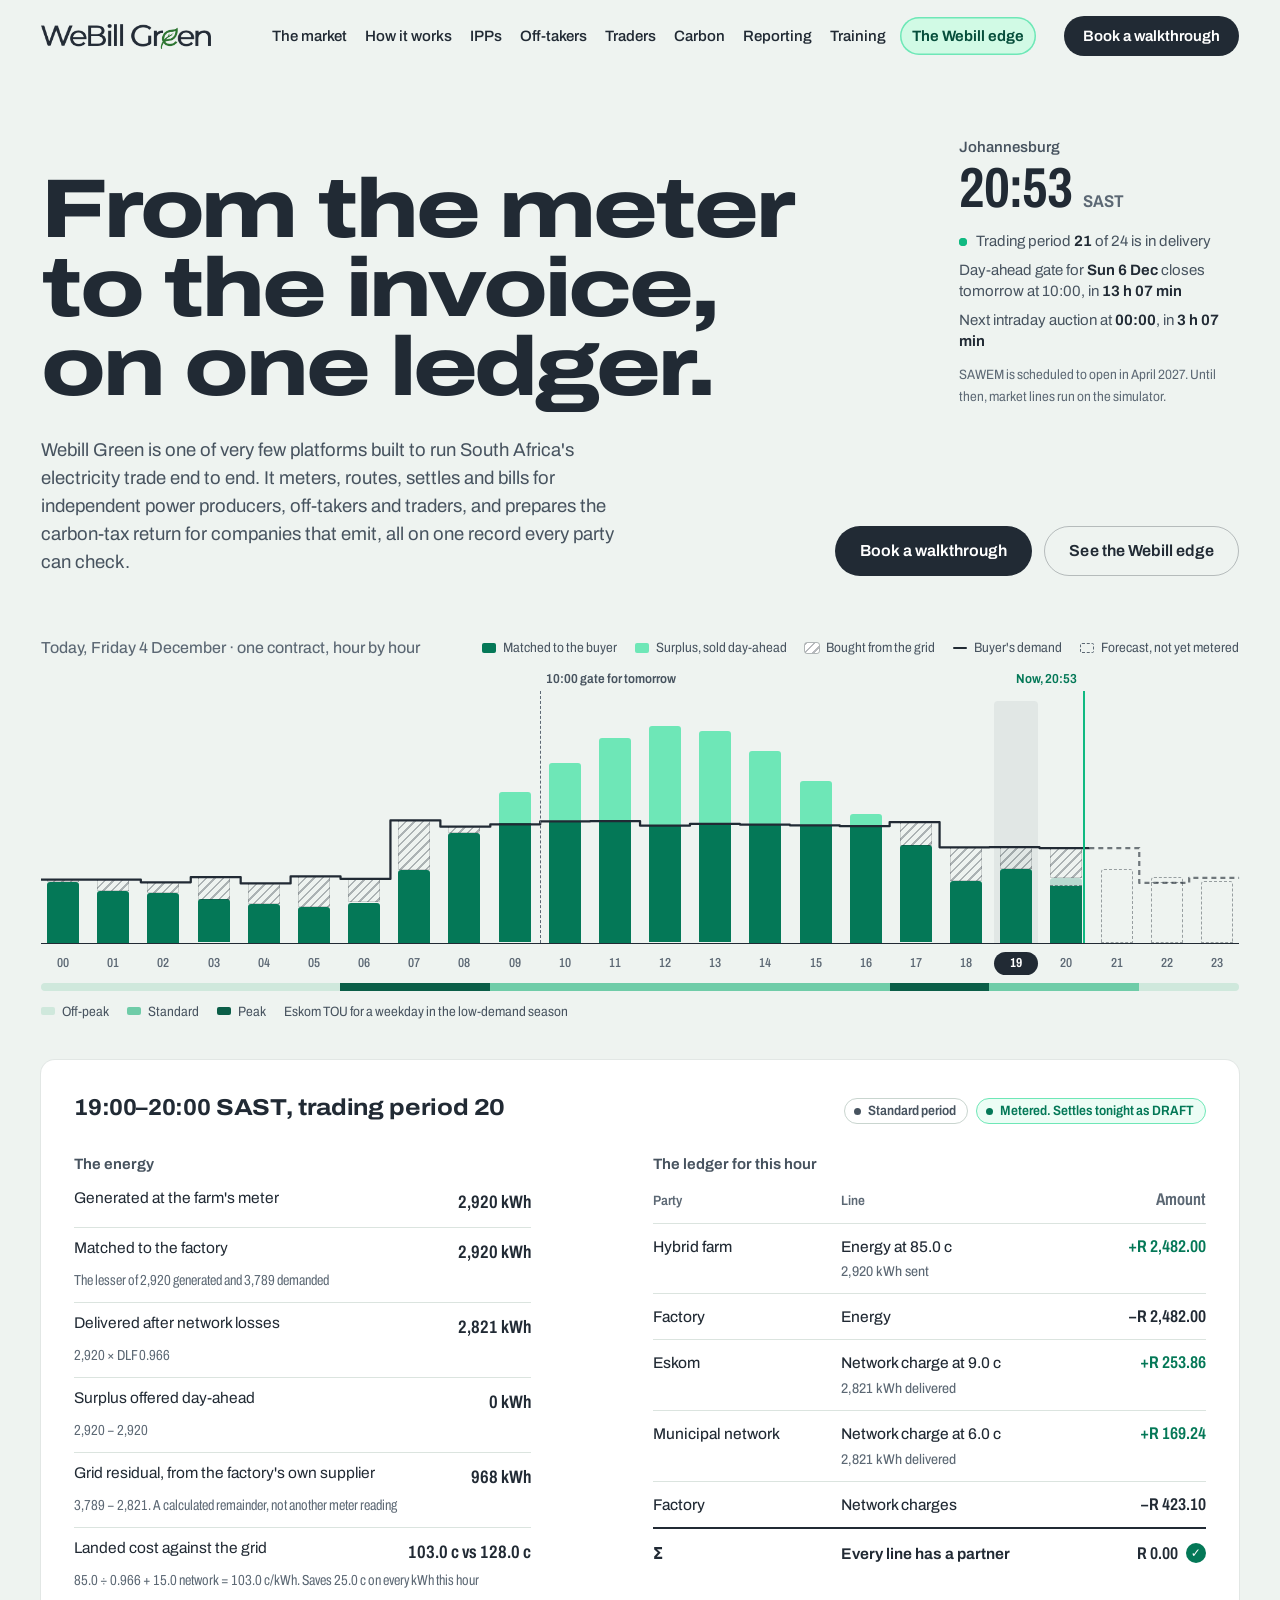
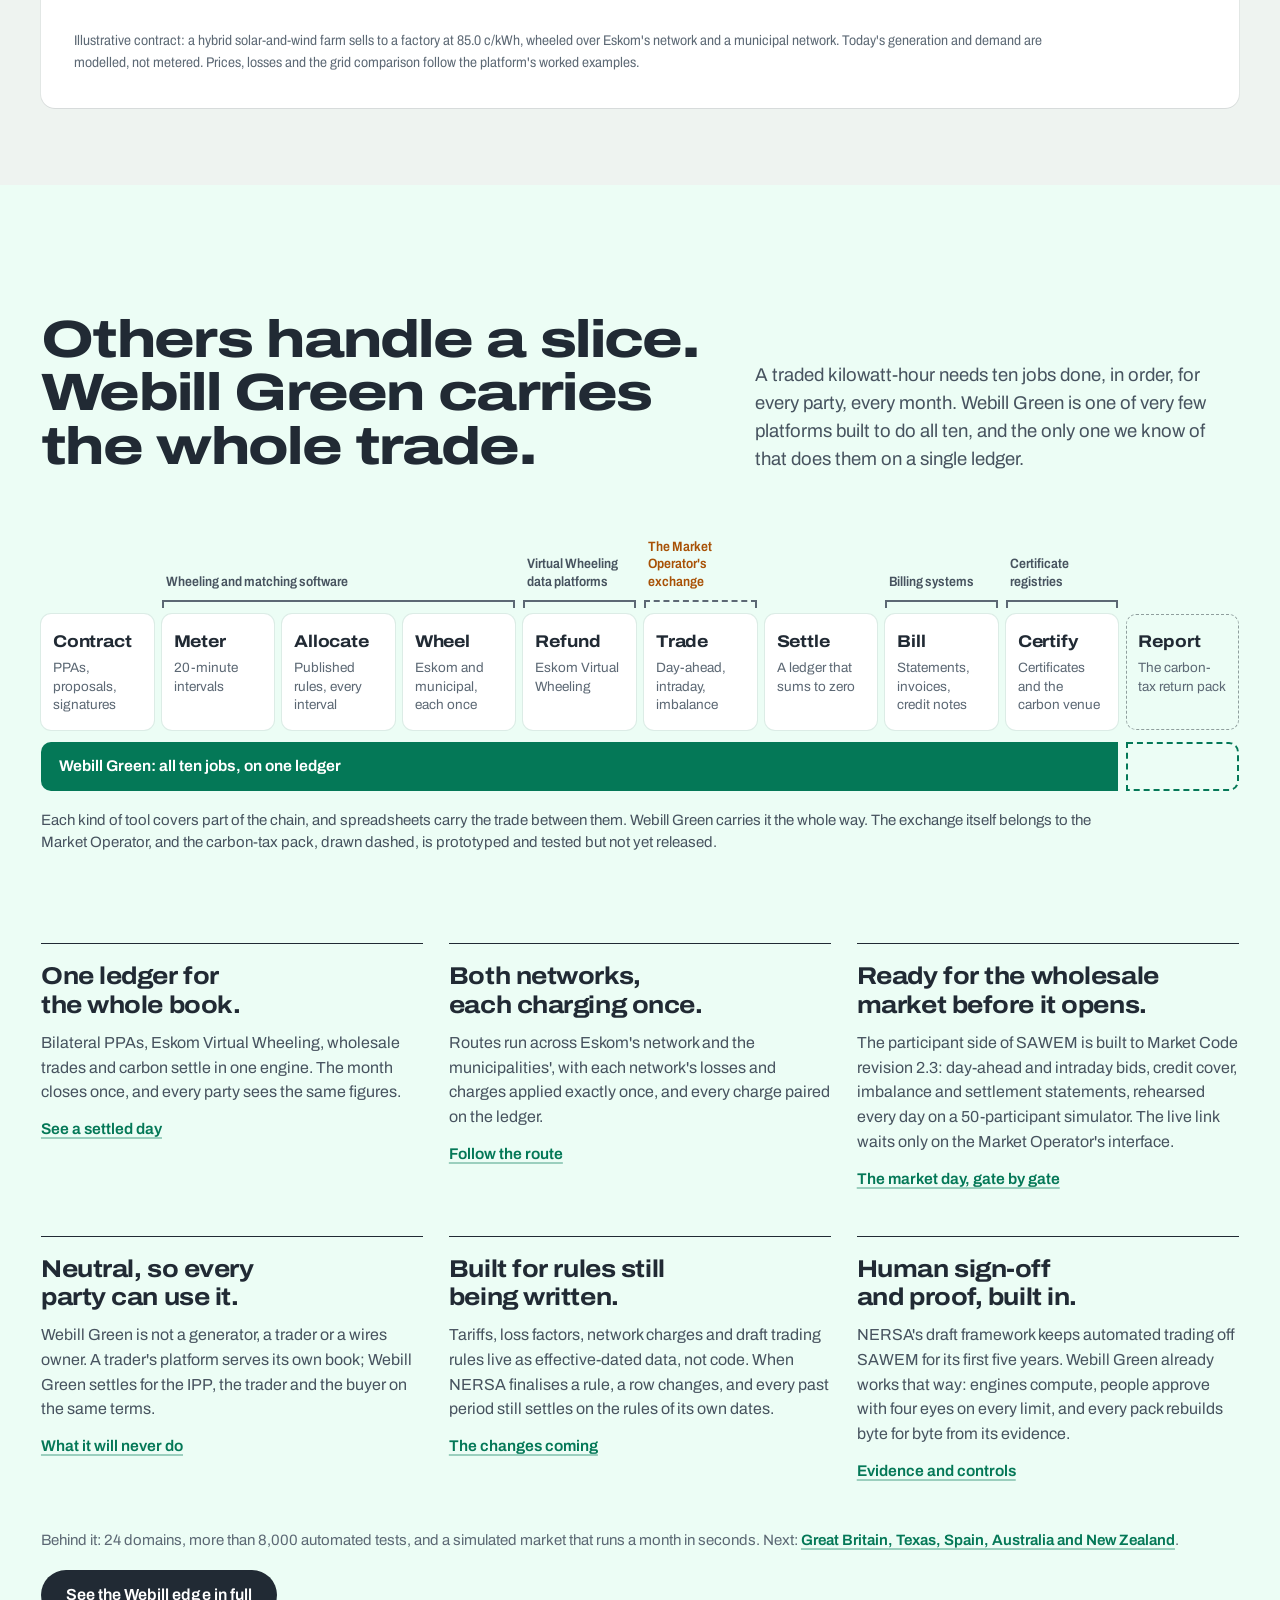
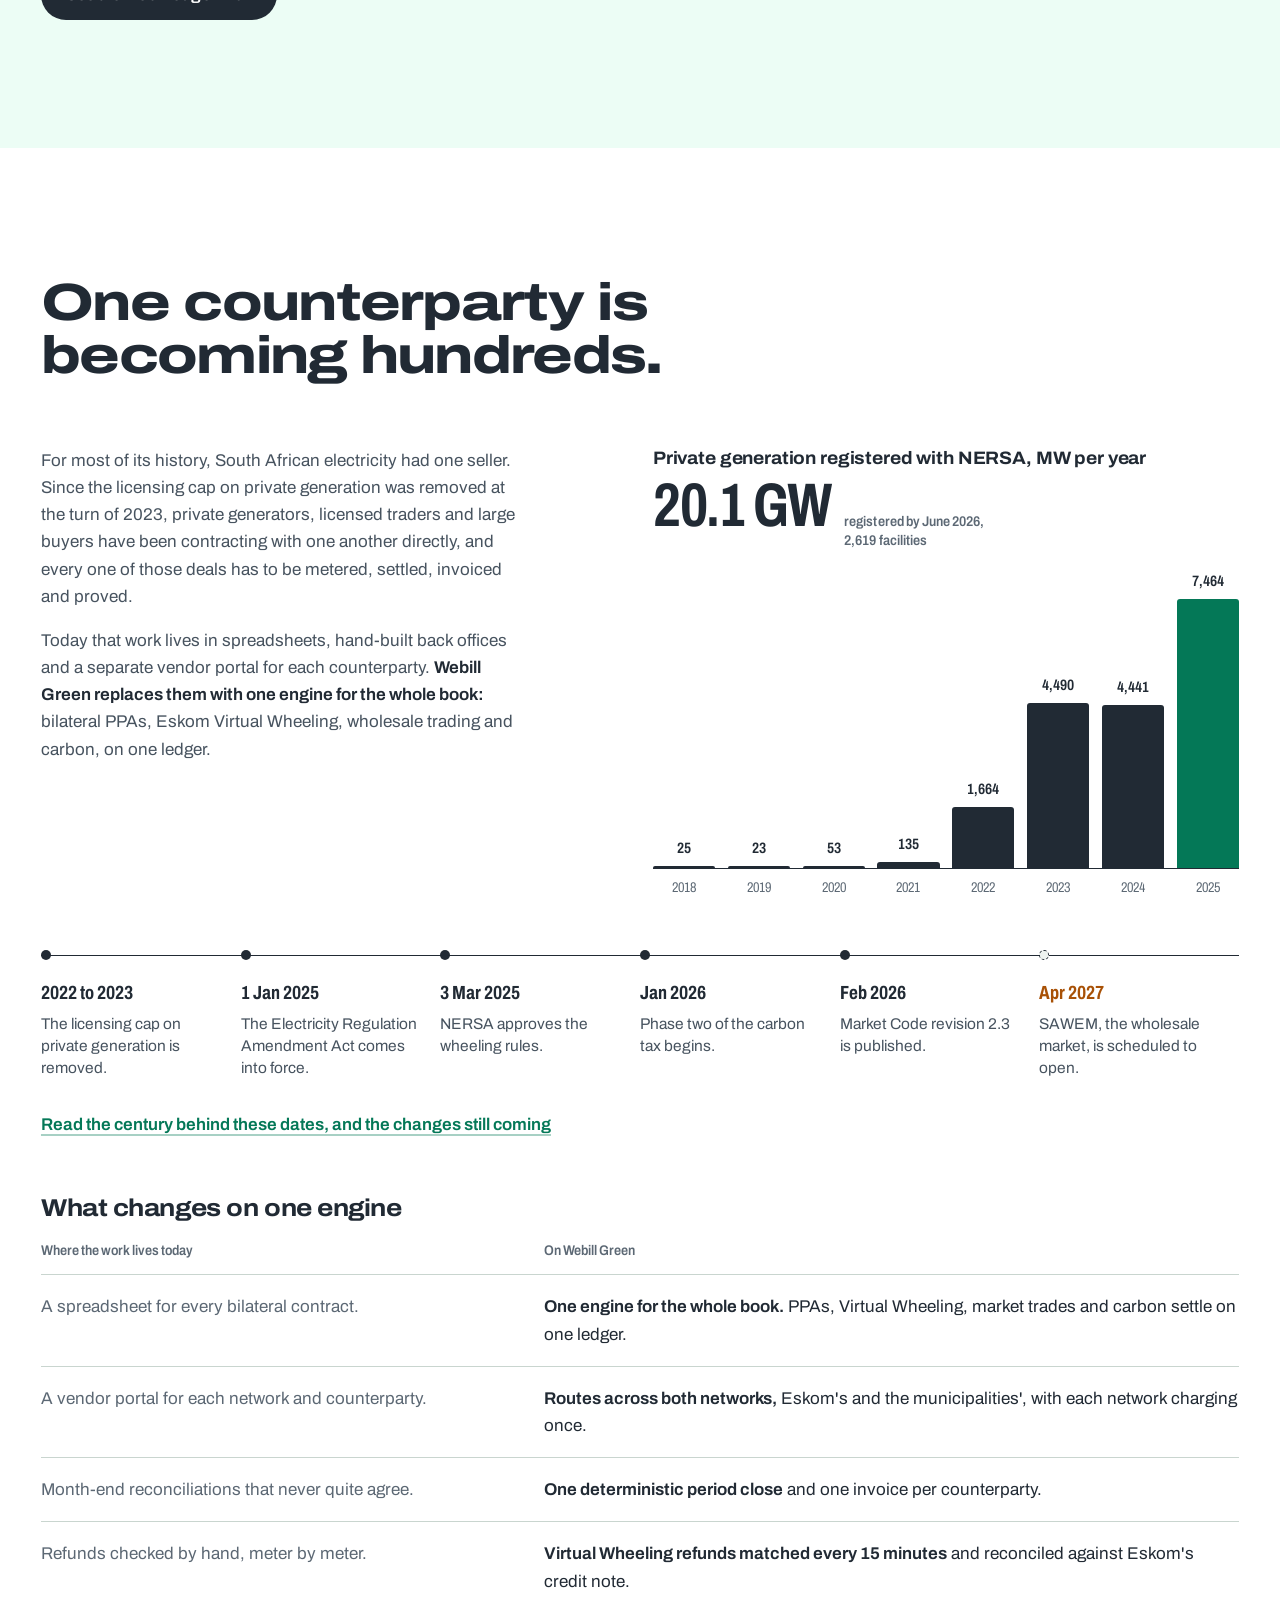
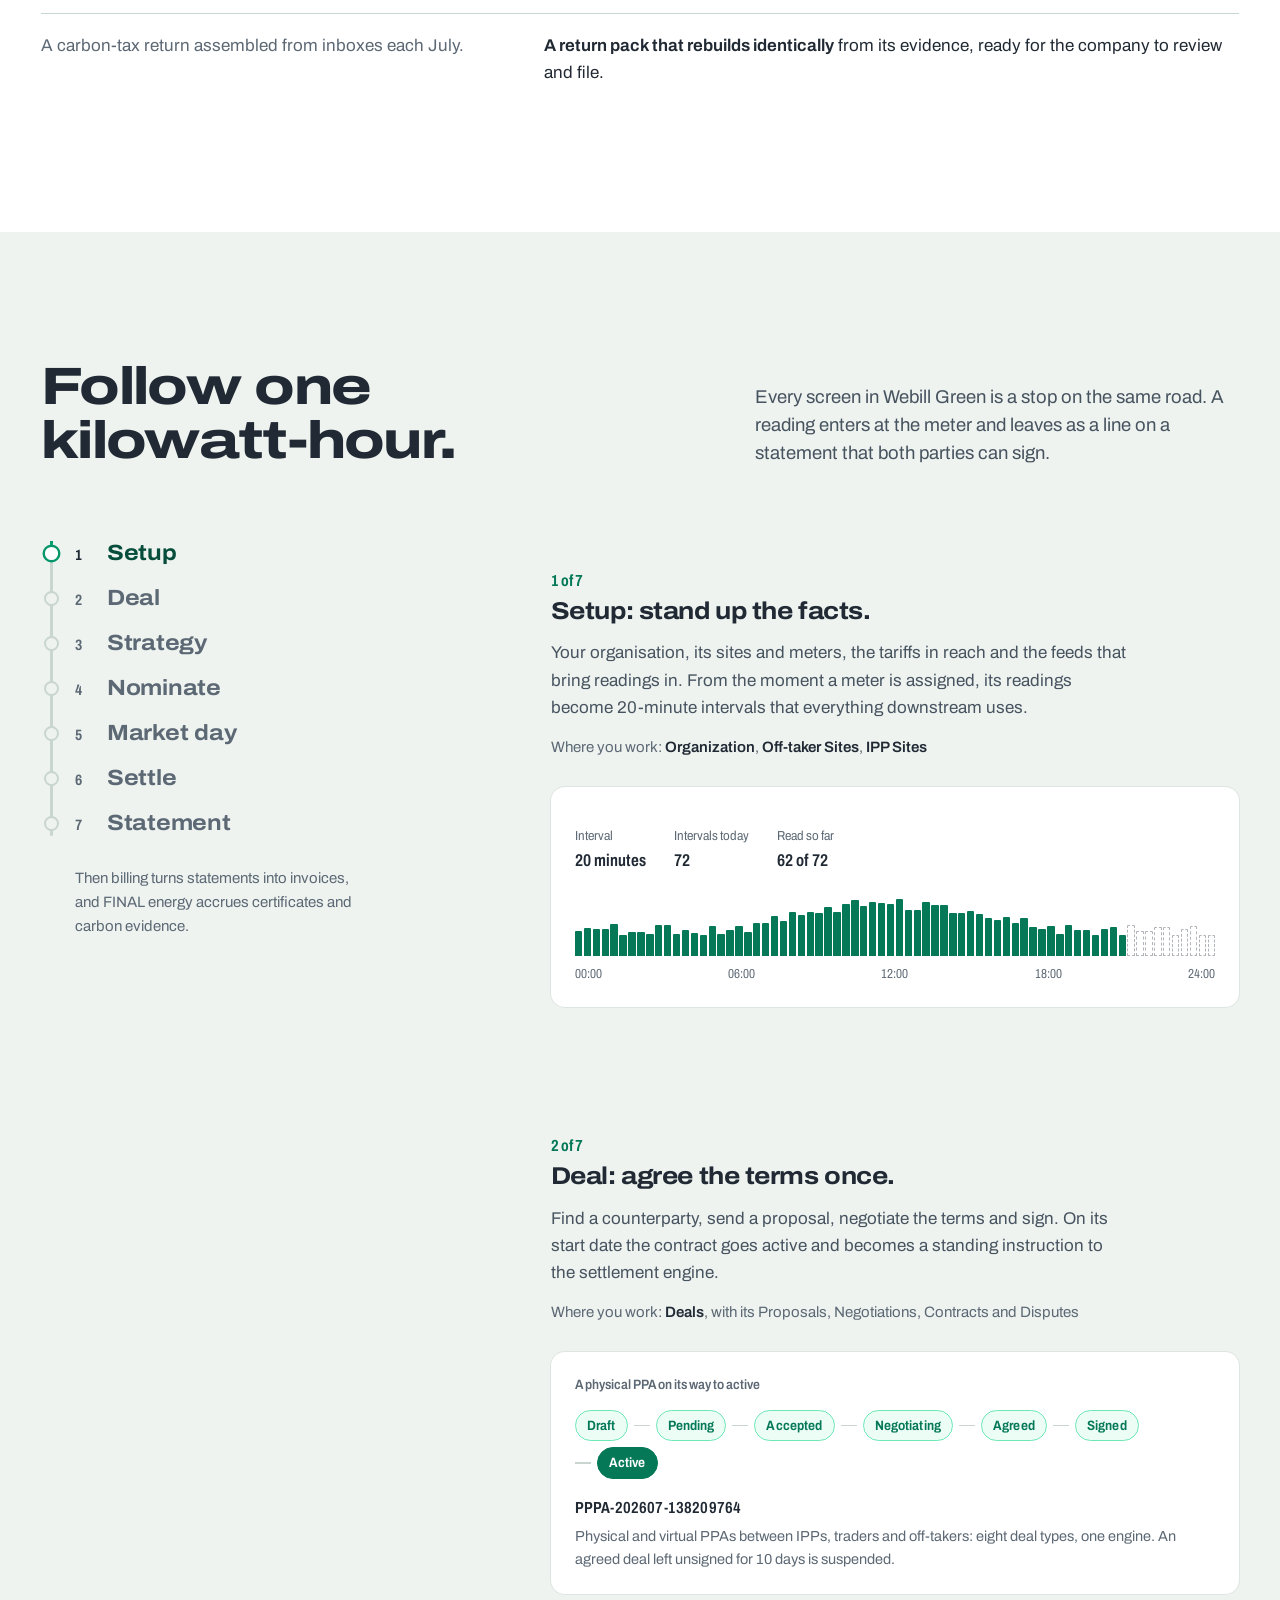
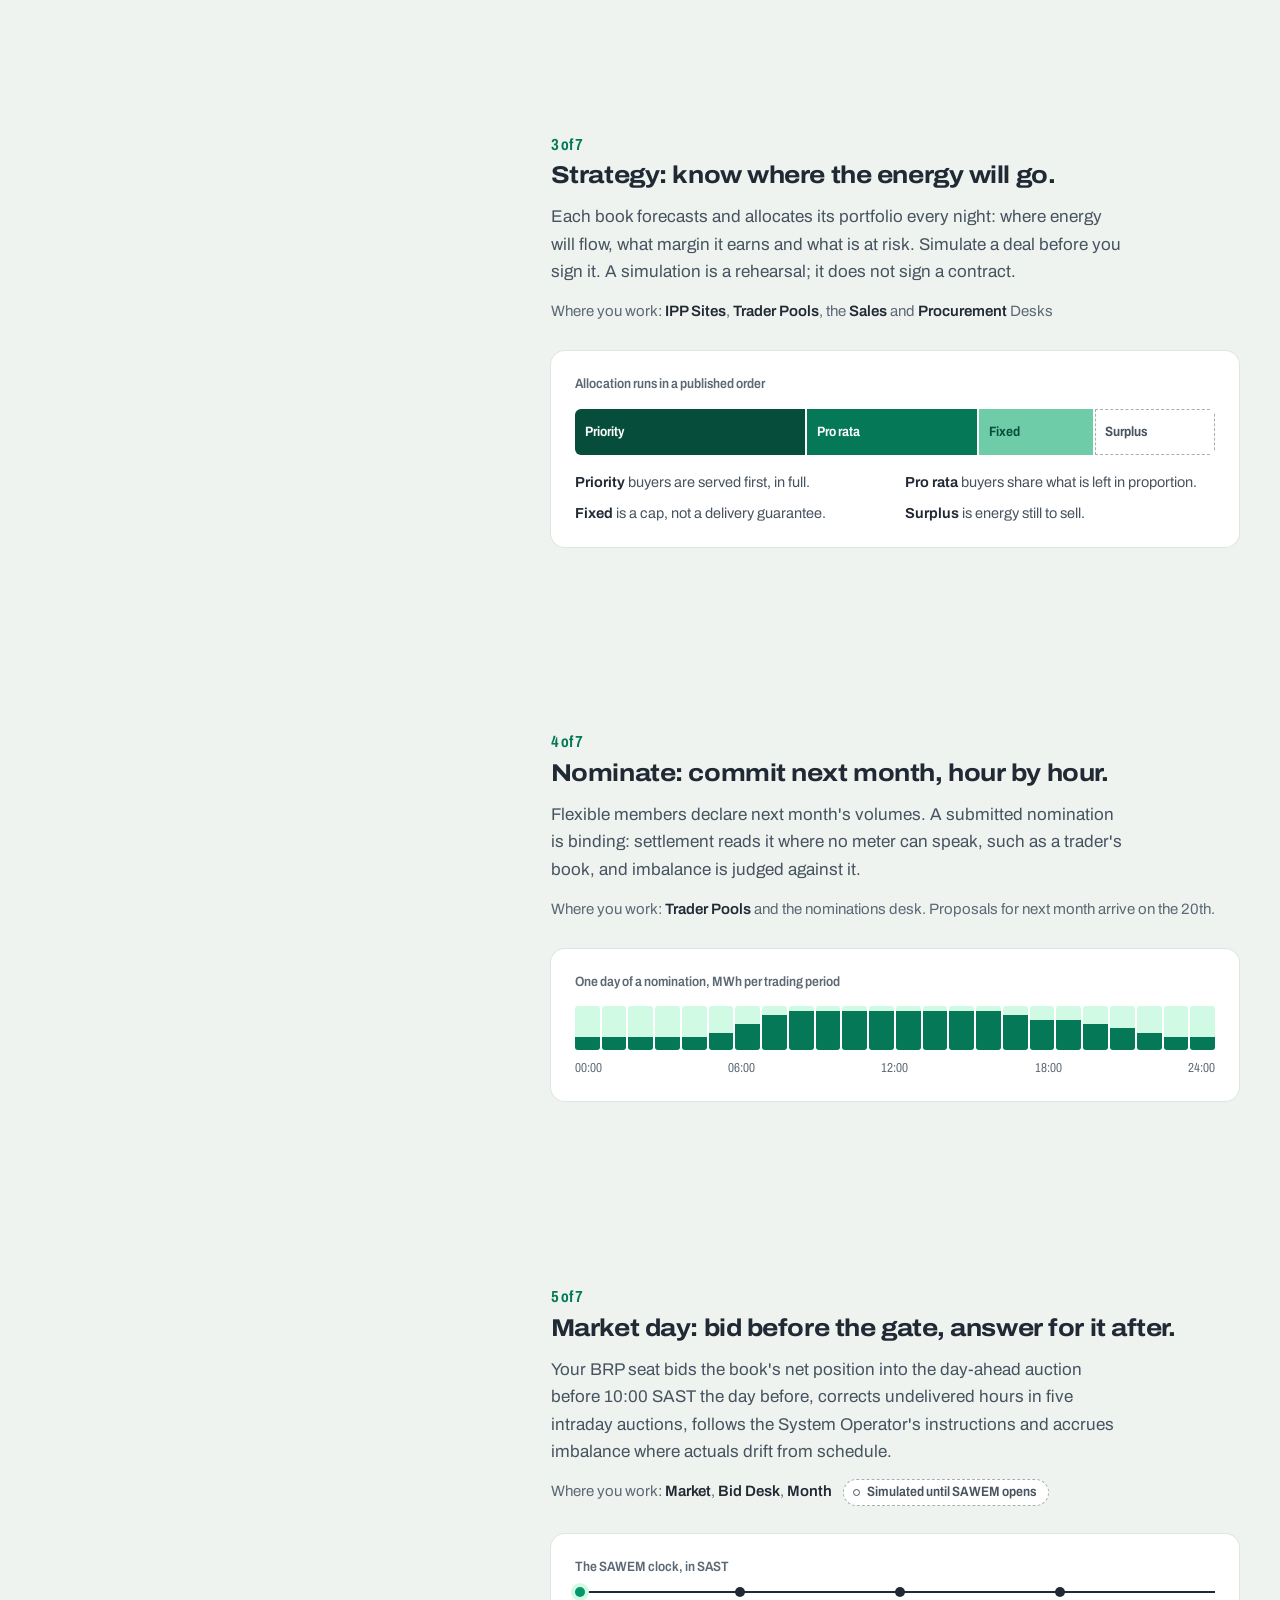
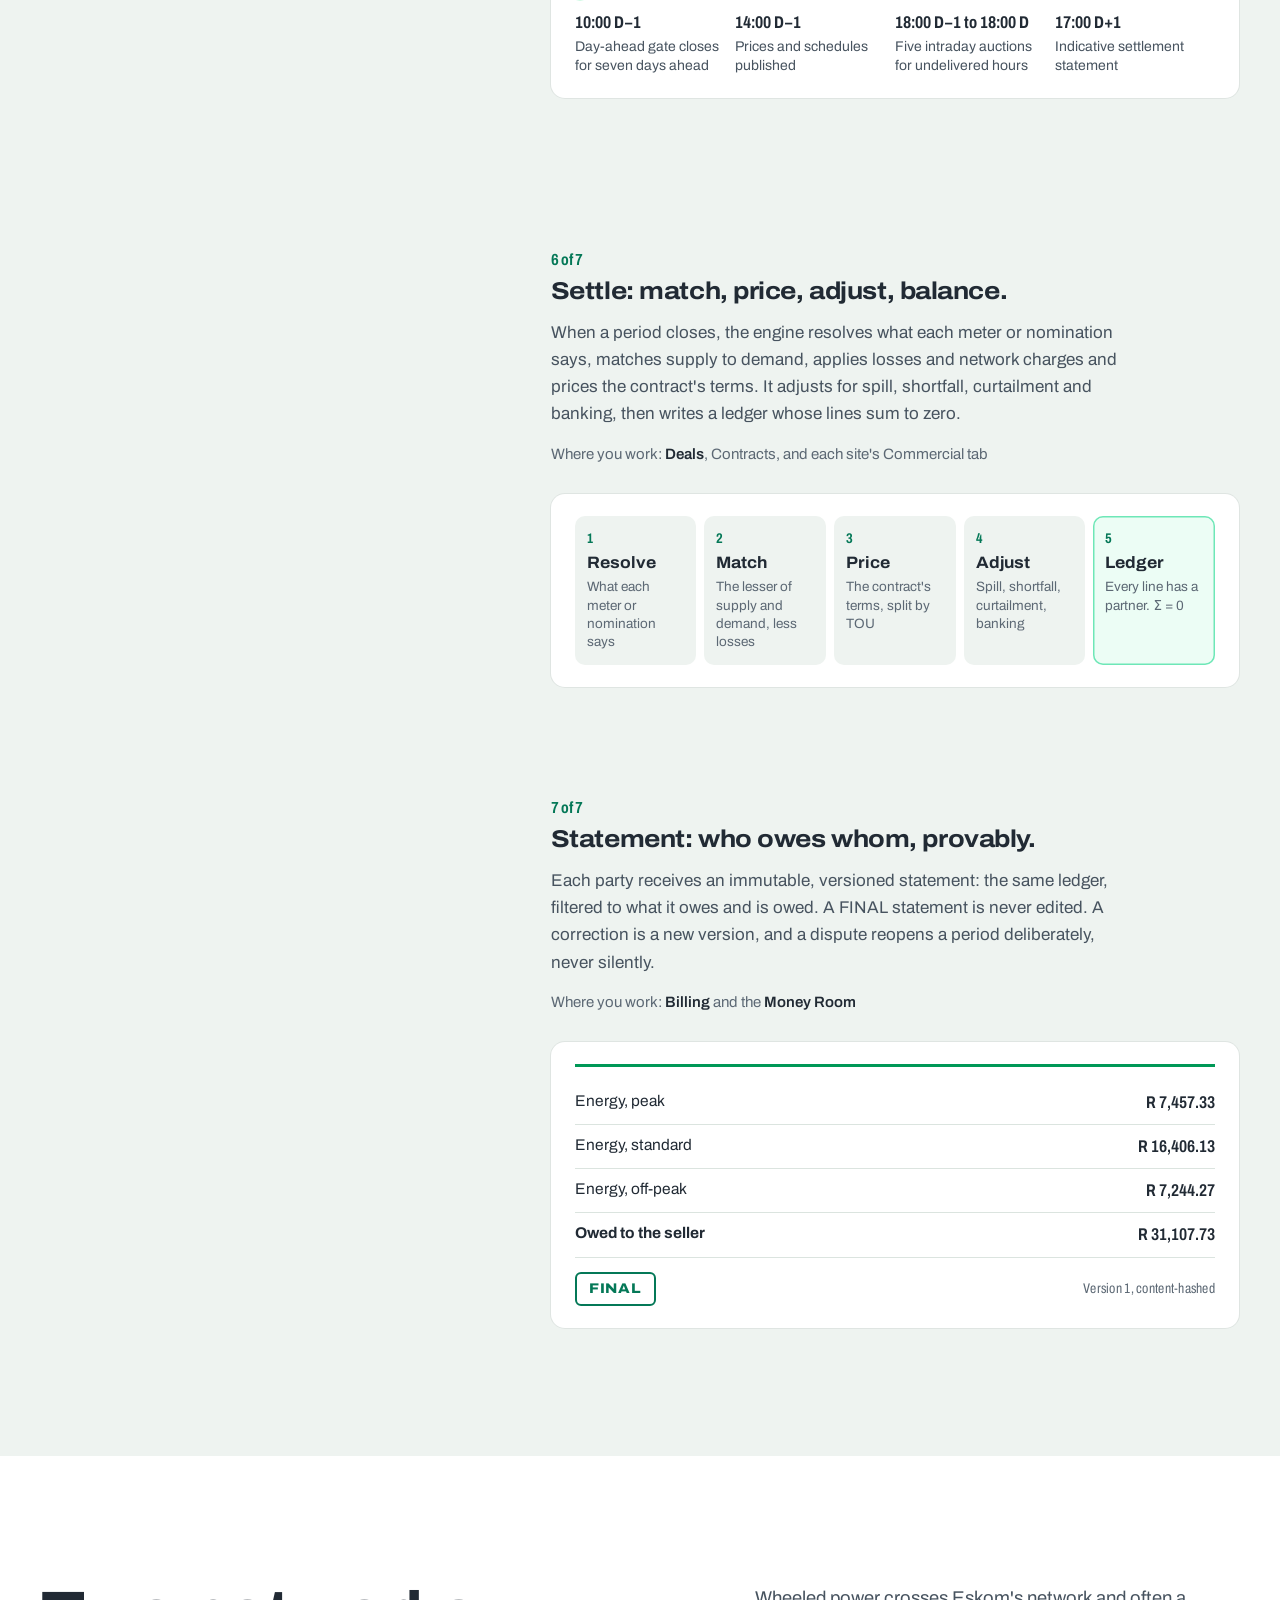
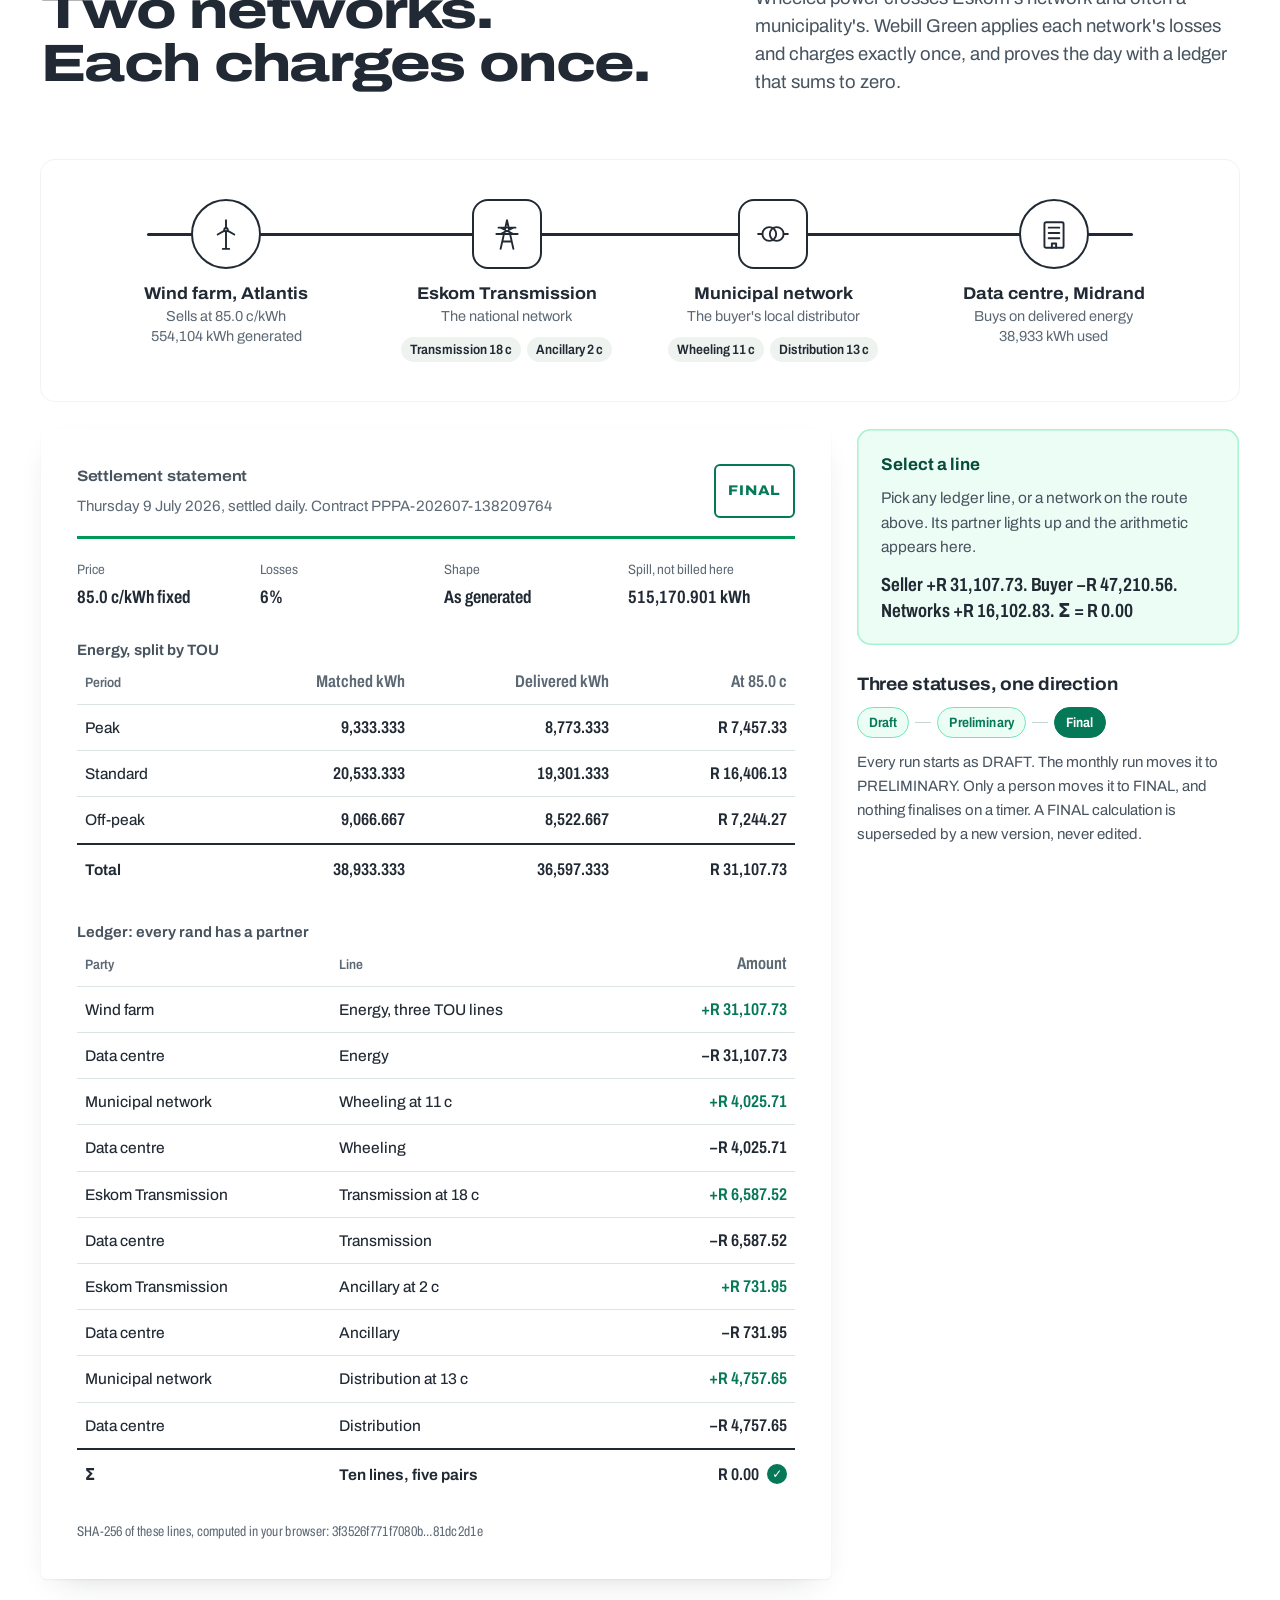
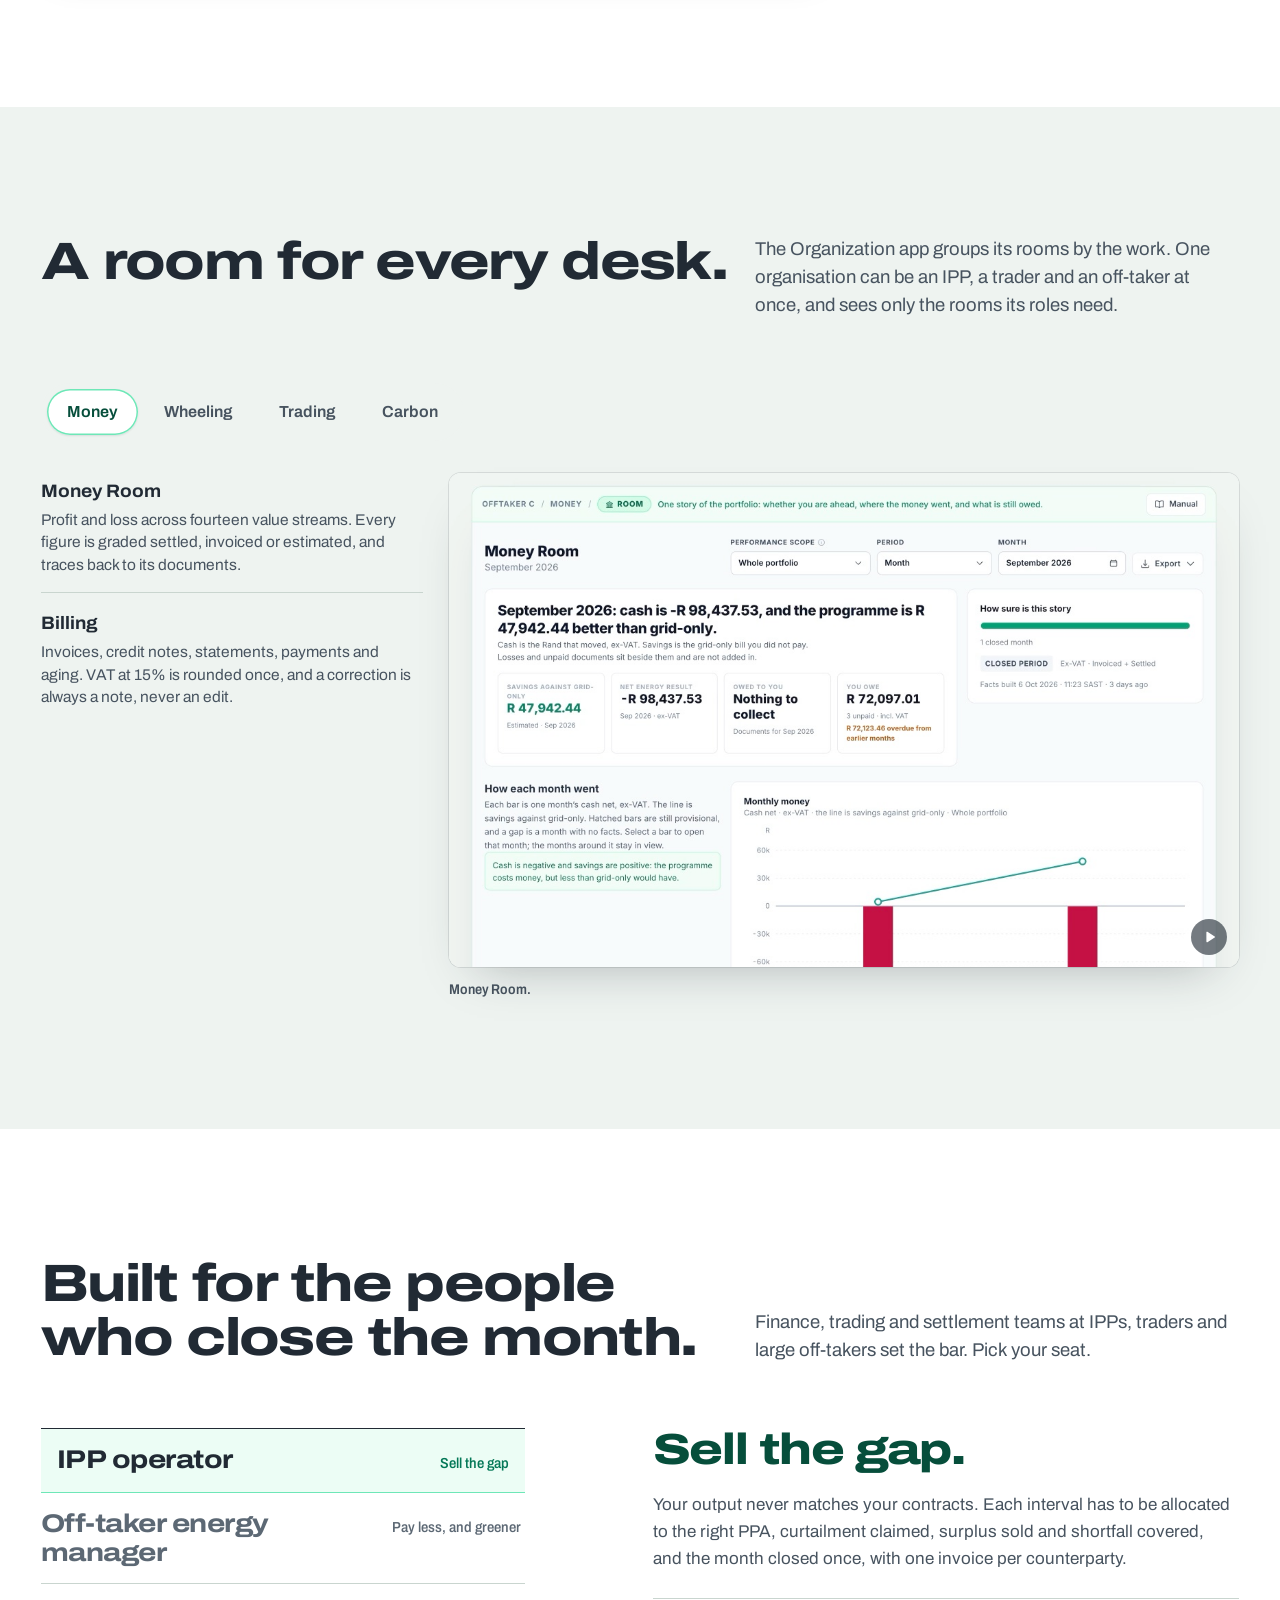
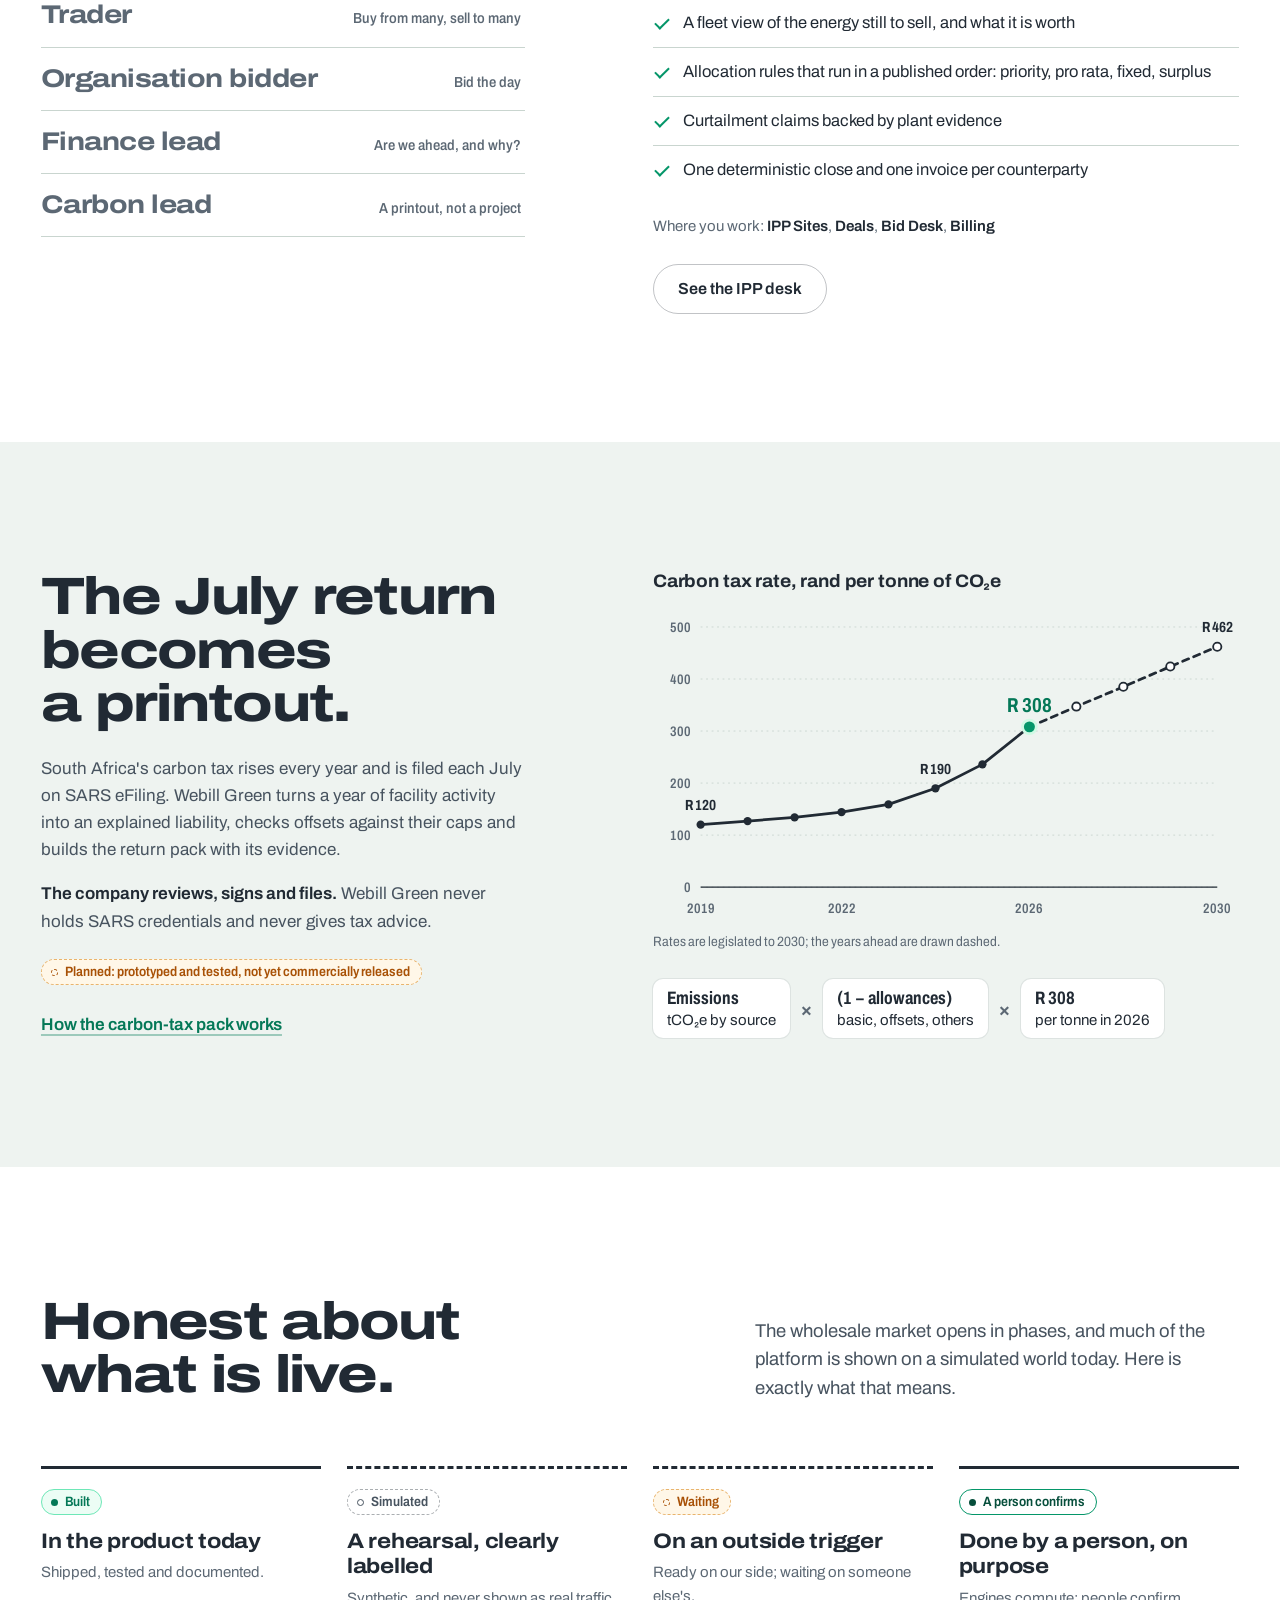
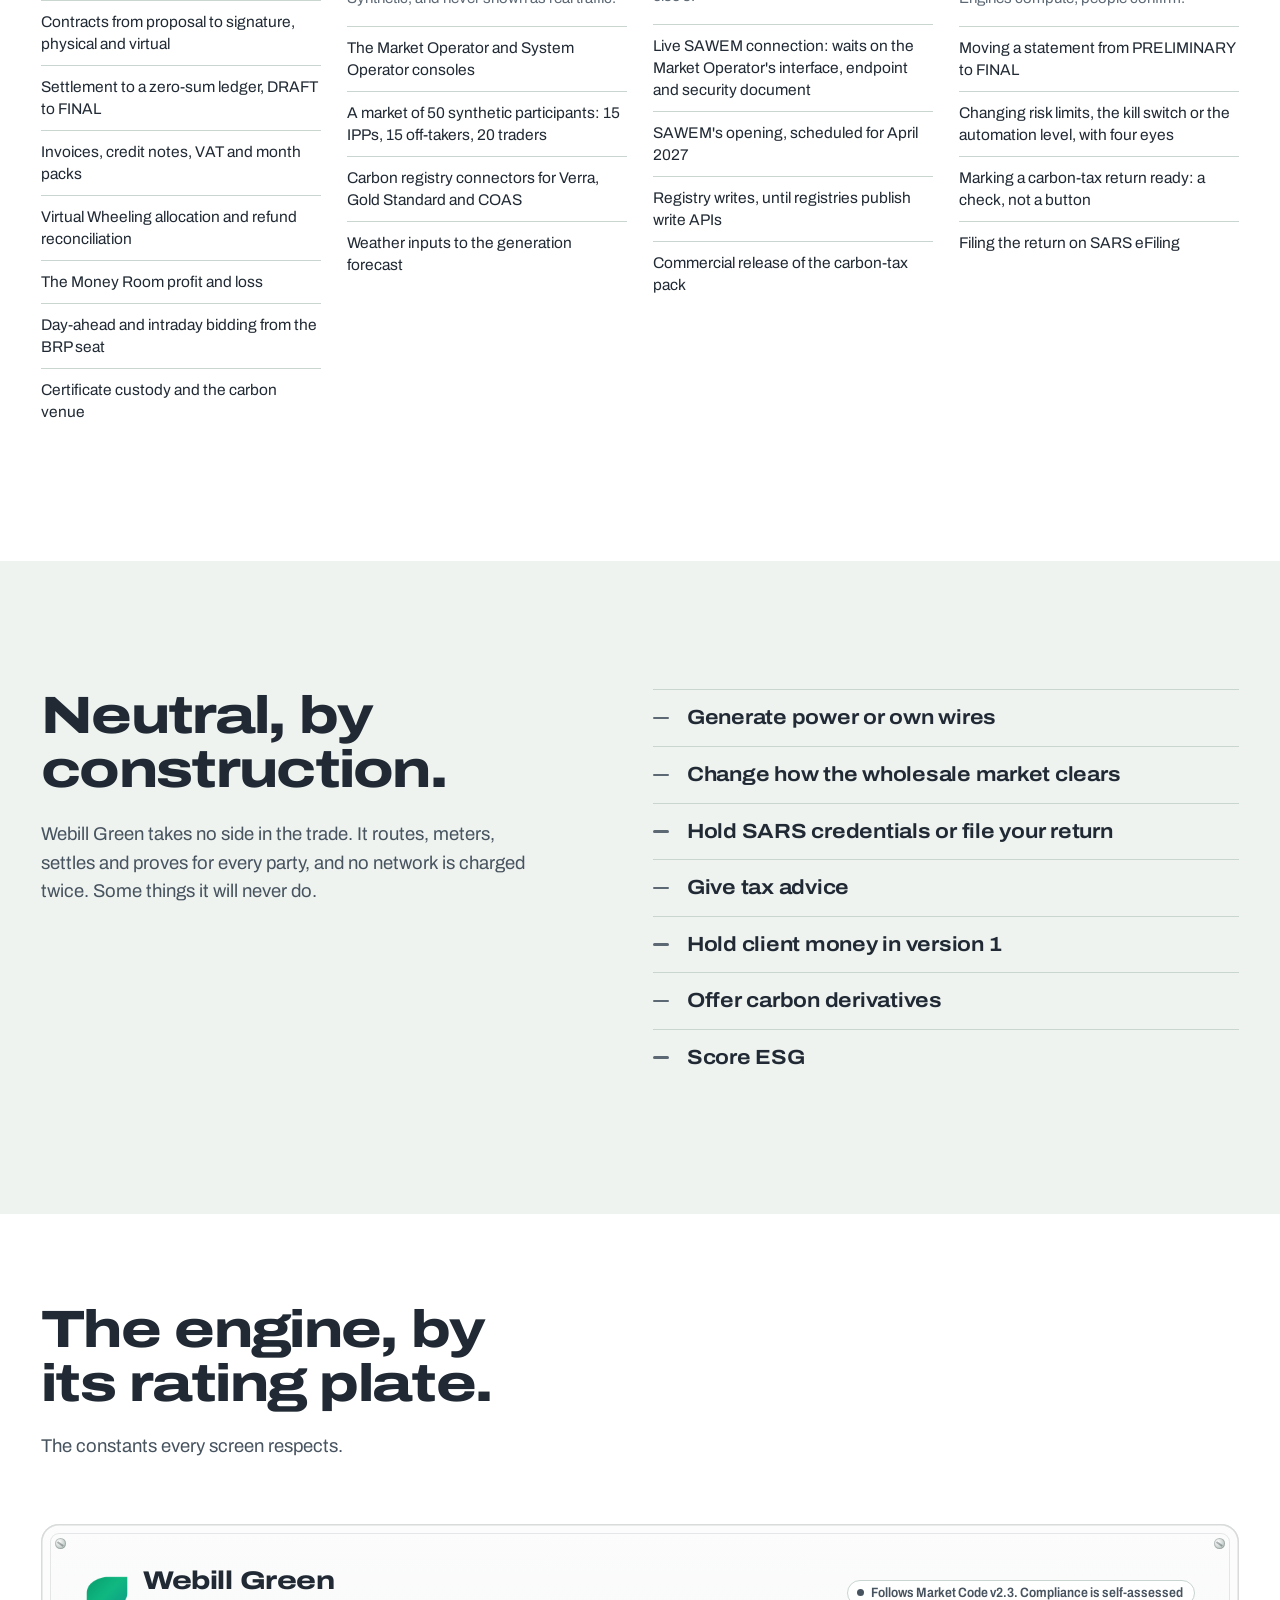
<file: index.html>
<!doctype html>
<html lang="en-ZA">
<head>
  <meta charset="utf-8">
  <meta name="viewport" content="width=device-width, initial-scale=1">
  <title>Webill Green · The Traded Electricity Platform</title>
  <meta name="description" content="Webill Green meters, routes, settles and bills traded electricity for IPPs, off-takers and traders in South Africa, and prepares the carbon-tax return for companies that emit.">
  <meta name="theme-color" content="#059669">
  <link rel="icon" href="assets/webill-green-mark.png" type="image/png">
  <link rel="preconnect" href="https://fonts.googleapis.com">
  <link rel="preconnect" href="https://fonts.gstatic.com" crossorigin>
  <link href="https://fonts.googleapis.com/css2?family=Archivo:wdth,wght@62..125,100..900&display=swap" rel="stylesheet">
  <link rel="stylesheet" href="assets/site.css">
  <script>document.documentElement.classList.add("js")</script>
</head>
<body>
  <a class="skip-link" href="#main">Skip to content</a>

  <header class="site-header" data-header>
    <div class="wrap site-header__inner">
      <a class="brand" href="index.html" aria-label="Webill Green home">
        <img src="assets/webill-green-logo.png" alt="Webill Green" width="1100" height="162">
      </a>
      <nav class="site-nav" id="site-nav" aria-label="Main">
        <a href="market.html">The market</a>
        <a href="how-it-works.html">How it works</a>
        <a href="ipps.html">IPPs</a>
        <a href="off-takers.html">Off-takers</a>
        <a href="traders.html">Traders</a>
        <a href="carbon.html">Carbon</a>
        <a href="reports.html">Reporting</a>
        <a href="training.html">Training</a>
        <a class="site-nav__edge" href="edge.html">The Webill edge</a>
      </nav>
      <div class="site-header__actions">
        <a class="btn btn--ink btn--small" href="#walkthrough">Book a walkthrough</a>
        <button class="menu-toggle" type="button" aria-expanded="false" aria-controls="site-nav" data-menu-toggle>
          <span class="menu-toggle__bars" aria-hidden="true"><span></span><span></span><span></span></span>
          Menu
        </button>
      </div>
    </div>
  </header>

  <main id="main">

    <!-- Hero: today's trading day, live in SAST -->
    <section class="hero" aria-labelledby="hero-title">
      <div class="wrap">
        <div class="hero__top">
          <h1 class="h-display hero__title" id="hero-title">From the meter to the invoice, on one ledger.</h1>

          <div class="hero__clock" data-clock aria-live="off">
            <div>
              <p class="clock__city">Johannesburg</p>
              <p class="clock__time"><span data-clock-time>--:--</span><span class="clock__zone">SAST</span></p>
            </div>
            <div class="clock__lines">
              <p class="clock__line clock__line--now">Trading period&nbsp;<strong data-clock-period>--</strong>&nbsp;of 24 is in delivery</p>
              <p class="clock__line" data-clock-gate>Next day-ahead gate at 10:00 SAST</p>
              <p class="clock__line" data-clock-idm>Next intraday auction</p>
              <p class="clock__honest">SAWEM is scheduled to open in April 2027. Until then, market lines run on the simulator.</p>
            </div>
          </div>

          <p class="lede hero__lede">Webill Green is one of very few platforms built to run South Africa's electricity trade end to end. It meters, routes, settles and bills for independent power producers, off-takers and traders, and prepares the carbon-tax return for companies that emit, all on one record every party can check.</p>

          <div class="btn-row hero__ctas">
            <a class="btn btn--ink" href="#walkthrough">Book a walkthrough</a>
            <a class="btn btn--ghost" href="edge.html">See the Webill edge</a>
          </div>
        </div>

        <div class="day" data-day>
          <div class="day__meta">
            <p class="day__title"><span data-day-date>Today</span> <span>· one contract, hour by hour</span></p>
            <div class="legend" aria-hidden="true">
              <span class="legend__item"><span class="swatch swatch--matched"></span>Matched to the buyer</span>
              <span class="legend__item"><span class="swatch swatch--surplus"></span>Surplus, sold day-ahead</span>
              <span class="legend__item"><span class="swatch swatch--short"></span>Bought from the grid</span>
              <span class="legend__item"><span class="swatch swatch--demand"></span>Buyer's demand</span>
              <span class="legend__item"><span class="swatch swatch--forecast"></span>Forecast, not yet metered</span>
            </div>
          </div>

          <div class="day__chart" data-day-chart>
            <div class="day__cols" role="group" aria-label="Trading periods for today. Select an hour to see its working." data-day-cols></div>
            <svg class="day__overlay" data-day-overlay preserveAspectRatio="none" aria-hidden="true"></svg>
          </div>
          <div class="day__axis" aria-hidden="true" data-day-axis></div>
          <div class="day__tou" aria-hidden="true" data-day-tou></div>
          <div class="day__tou-key" aria-hidden="true">
            <span class="legend__item"><span class="swatch tou--offpeak"></span>Off-peak</span>
            <span class="legend__item"><span class="swatch tou--standard"></span>Standard</span>
            <span class="legend__item"><span class="swatch tou--peak"></span>Peak</span>
            <span class="legend__item" data-day-season>Eskom TOU periods for today</span>
          </div>

          <article class="working" data-working aria-live="polite">
            <header class="working__head">
              <h2 class="working__when" data-w-when>Select an hour</h2>
              <div class="working__state" data-w-state></div>
            </header>
            <div class="working__energy">
              <h3>The energy</h3>
              <ol class="steps" data-w-energy></ol>
            </div>
            <div class="working__money">
              <h3>The ledger for this hour</h3>
              <table class="ledger" data-w-ledger>
                <thead><tr><th scope="col">Party</th><th scope="col">Line</th><th scope="col" class="amt">Amount</th></tr></thead>
                <tbody></tbody>
                <tfoot></tfoot>
              </table>
            </div>
            <p class="working__note">Illustrative contract: a hybrid solar-and-wind farm sells to a factory at 85.0&nbsp;c/kWh, wheeled over Eskom's network and a municipal network. Today's generation and demand are modelled, not metered. Prices, losses and the grid comparison follow the platform's worked examples.</p>
          </article>
        </div>
      </div>
    </section>

    <!-- Why Webill Green: the whole chain, and why it is ahead -->
    <section class="section section--wash" id="ahead" aria-labelledby="ahead-title">
      <div class="wrap">
        <div class="section-head section-head--split">
          <h2 class="h-section" id="ahead-title">Others handle a slice. Webill Green carries the whole trade.</h2>
          <p class="lede">A traded kilowatt-hour needs ten jobs done, in order, for every party, every month. Webill Green is one of very few platforms built to do all ten, and the only one we know of that does them on a single ledger.</p>
        </div>

        <figure class="cover" aria-labelledby="cover-cap">
          <div class="cover__grid">
            <p class="cover__field" style="grid-column:2 / span 3">Wheeling and matching software</p>
            <p class="cover__field" style="grid-column:5 / span 1">Virtual Wheeling data platforms</p>
            <p class="cover__field cover__field--mo" style="grid-column:6 / span 1">The Market Operator's exchange</p>
            <p class="cover__field" style="grid-column:8 / span 1">Billing systems</p>
            <p class="cover__field" style="grid-column:9 / span 1">Certificate registries</p>

            <ol class="cover__steps">
              <li><strong>Contract</strong><small>PPAs, proposals, signatures</small></li>
              <li><strong>Meter</strong><small>20-minute intervals</small><span class="cover__also">Also covered by wheeling and matching software</span></li>
              <li><strong>Allocate</strong><small>Published rules, every interval</small><span class="cover__also">Also covered by wheeling and matching software</span></li>
              <li><strong>Wheel</strong><small>Eskom and municipal, each once</small><span class="cover__also">Also covered by wheeling and matching software</span></li>
              <li><strong>Refund</strong><small>Eskom Virtual Wheeling</small><span class="cover__also">Also covered by Virtual Wheeling data platforms</span></li>
              <li><strong>Trade</strong><small>Day-ahead, intraday, imbalance</small><span class="cover__also">The Market Operator runs the exchange; Webill Green is your side of it</span></li>
              <li><strong>Settle</strong><small>A ledger that sums to zero</small></li>
              <li><strong>Bill</strong><small>Statements, invoices, credit notes</small><span class="cover__also">Also covered by billing systems</span></li>
              <li><strong>Certify</strong><small>Certificates and the carbon venue</small><span class="cover__also">Registries issue; Webill Green mirrors and trades</span></li>
              <li class="is-planned"><strong>Report</strong><small>The carbon-tax return pack</small><span class="cover__also">Planned release</span></li>
            </ol>

            <p class="cover__bar"><span class="cover__bar-live">Webill Green: all ten jobs, on one ledger</span><span class="cover__bar-planned" aria-hidden="true"></span></p>
          </div>
          <figcaption class="cover__cap" id="cover-cap">Each kind of tool covers part of the chain, and spreadsheets carry the trade between them. Webill Green carries it the whole way. The exchange itself belongs to the Market Operator, and the carbon-tax pack, drawn dashed, is prototyped and tested but not yet released.</figcaption>
        </figure>

        <ul class="reasons">
          <li>
            <h3 class="h-sub">One ledger for the whole book.</h3>
            <p>Bilateral PPAs, Eskom Virtual Wheeling, wholesale trades and carbon settle in one engine. The month closes once, and every party sees the same figures.</p>
            <a class="text-link" href="#ledger">See a settled day</a>
          </li>
          <li>
            <h3 class="h-sub">Both networks, each charging once.</h3>
            <p>Routes run across Eskom's network and the municipalities', with each network's losses and charges applied exactly once, and every charge paired on the ledger.</p>
            <a class="text-link" href="#ledger">Follow the route</a>
          </li>
          <li>
            <h3 class="h-sub">Ready for the wholesale market before it opens.</h3>
            <p>The participant side of SAWEM is built to Market Code revision 2.3: day-ahead and intraday bids, credit cover, imbalance and settlement statements, rehearsed every day on a 50-participant simulator. The live link waits only on the Market Operator's interface.</p>
            <a class="text-link" href="how-it-works.html#market-day">The market day, gate by gate</a>
          </li>
          <li>
            <h3 class="h-sub">Neutral, so every party can use it.</h3>
            <p>Webill Green is not a generator, a trader or a wires owner. A trader's platform serves its own book; Webill Green settles for the IPP, the trader and the buyer on the same terms.</p>
            <a class="text-link" href="#never-title">What it will never do</a>
          </li>
          <li>
            <h3 class="h-sub">Built for rules still being written.</h3>
            <p>Tariffs, loss factors, network charges and draft trading rules live as effective-dated data, not code. When NERSA finalises a rule, a row changes, and every past period still settles on the rules of its own dates.</p>
            <a class="text-link" href="market.html#coming">The changes coming</a>
          </li>
          <li>
            <h3 class="h-sub">Human sign-off and proof, built in.</h3>
            <p>NERSA's draft framework keeps automated trading off SAWEM for its first five years. Webill Green already works that way: engines compute, people approve with four eyes on every limit, and every pack rebuilds byte for byte from its evidence.</p>
            <a class="text-link" href="how-it-works.html#evidence">Evidence and controls</a>
          </li>
        </ul>
        <div class="ahead__foot">
          <p class="ahead__scale">Behind it: 24 domains, more than 8,000 automated tests, and a simulated market that runs a month in seconds. Next: <a class="text-link" href="edge.html#rollout">Great Britain, Texas, Spain, Australia and New Zealand</a>.</p>
          <a class="btn btn--ink" href="edge.html">See the Webill edge in full</a>
        </div>
      </div>
    </section>

    <!-- The market is being rewired -->
    <section class="section section--paper" aria-labelledby="rewire-title">
      <div class="wrap">
        <div class="section-head">
          <h2 class="h-section" id="rewire-title">One counterparty is becoming hundreds.</h2>
        </div>
        <div class="rewire">
          <div class="rewire__copy prose">
            <p>For most of its history, South African electricity had one seller. Since the licensing cap on private generation was removed at the turn of 2023, private generators, licensed traders and large buyers have been contracting with one another directly, and every one of those deals has to be metered, settled, invoiced and proved.</p>
            <p>Today that work lives in spreadsheets, hand-built back offices and a separate vendor portal for each counterparty. <strong>Webill Green replaces them with one engine for the whole book:</strong> bilateral PPAs, Eskom Virtual Wheeling, wholesale trading and carbon, on one ledger.</p>
          </div>

          <figure class="rewire__chart" style="margin:0">
            <div class="bars__caption">
              <figcaption class="h-minor">Private generation registered with NERSA, MW per year</figcaption>
              <div class="total"><span class="figure-xl">20.1&nbsp;GW</span><span class="label">registered by June 2026,<br>2,619 facilities</span></div>
            </div>
            <div class="bars">
              <div class="bars__col" style="--i:0"><span class="bars__value">25</span><span class="bars__bar" style="height:0.4%"></span></div>
              <div class="bars__col" style="--i:1"><span class="bars__value">23</span><span class="bars__bar" style="height:0.36%"></span></div>
              <div class="bars__col" style="--i:2"><span class="bars__value">53</span><span class="bars__bar" style="height:0.8%"></span></div>
              <div class="bars__col" style="--i:3"><span class="bars__value">135</span><span class="bars__bar" style="height:2%"></span></div>
              <div class="bars__col" style="--i:4"><span class="bars__value">1,664</span><span class="bars__bar" style="height:20.4%"></span></div>
              <div class="bars__col" style="--i:5"><span class="bars__value">4,490</span><span class="bars__bar" style="height:55.1%"></span></div>
              <div class="bars__col" style="--i:6"><span class="bars__value">4,441</span><span class="bars__bar" style="height:54.5%"></span></div>
              <div class="bars__col bars__col--lit" style="--i:7"><span class="bars__value">7,464</span><span class="bars__bar" style="height:91.6%"></span></div>
            </div>
            <div class="bars__axis" aria-hidden="true"><span>2018</span><span>2019</span><span>2020</span><span>2021</span><span>2022</span><span>2023</span><span>2024</span><span>2025</span></div>
          </figure>

          <ol class="timeline" aria-label="Reforms opening the market">
            <li><p class="timeline__date">2022 to 2023</p><p class="timeline__what">The licensing cap on private generation is removed.</p></li>
            <li><p class="timeline__date">1 Jan 2025</p><p class="timeline__what">The Electricity Regulation Amendment Act comes into force.</p></li>
            <li><p class="timeline__date">3 Mar 2025</p><p class="timeline__what">NERSA approves the wheeling rules.</p></li>
            <li><p class="timeline__date">Jan 2026</p><p class="timeline__what">Phase two of the carbon tax begins.</p></li>
            <li><p class="timeline__date">Feb 2026</p><p class="timeline__what">Market Code revision 2.3 is published.</p></li>
            <li class="is-ahead"><p class="timeline__date">Apr 2027</p><p class="timeline__what">SAWEM, the wholesale market, is scheduled to open.</p></li>
          </ol>
          <p class="rewire__more"><a class="text-link" href="market.html">Read the century behind these dates, and the changes still coming</a></p>

          <table class="contrast">
            <caption class="h-sub">What changes on one engine</caption>
            <thead><tr><th scope="col">Where the work lives today</th><th scope="col">On Webill Green</th></tr></thead>
            <tbody>
              <tr><td>A spreadsheet for every bilateral contract.</td><td><strong>One engine for the whole book.</strong> PPAs, Virtual Wheeling, market trades and carbon settle on one ledger.</td></tr>
              <tr><td>A vendor portal for each network and counterparty.</td><td><strong>Routes across both networks,</strong> Eskom's and the municipalities', with each network charging once.</td></tr>
              <tr><td>Month-end reconciliations that never quite agree.</td><td><strong>One deterministic period close</strong> and one invoice per counterparty.</td></tr>
              <tr><td>Refunds checked by hand, meter by meter.</td><td><strong>Virtual Wheeling refunds matched every 15 minutes</strong> and reconciled against Eskom's credit note.</td></tr>
              <tr><td>A carbon-tax return assembled from inboxes each July.</td><td><strong>A return pack that rebuilds identically</strong> from its evidence, ready for the company to review and file.</td></tr>
            </tbody>
          </table>
        </div>
      </div>
    </section>

    <!-- Lifecycle spine -->
    <section class="section" id="lifecycle" aria-labelledby="spine-title">
      <div class="wrap">
        <div class="section-head section-head--split">
          <h2 class="h-section" id="spine-title">Follow one kilowatt-hour.</h2>
          <p class="lede">Every screen in Webill Green is a stop on the same road. A reading enters at the meter and leaves as a line on a statement that both parties can sign.</p>
        </div>

        <div class="spine" data-spine>
          <aside class="spine__rail" aria-label="Lifecycle stops">
            <div class="spine__rail-inner">
              <ol class="spine__stops">
                <li class="spine__progress" data-spine-progress aria-hidden="true"></li>
                <li class="spine__stop" data-stop="setup"><a href="#stage-setup"><span class="spine__num">1</span><span class="spine__name">Setup</span></a></li>
                <li class="spine__stop" data-stop="deal"><a href="#stage-deal"><span class="spine__num">2</span><span class="spine__name">Deal</span></a></li>
                <li class="spine__stop" data-stop="strategy"><a href="#stage-strategy"><span class="spine__num">3</span><span class="spine__name">Strategy</span></a></li>
                <li class="spine__stop" data-stop="nominate"><a href="#stage-nominate"><span class="spine__num">4</span><span class="spine__name">Nominate</span></a></li>
                <li class="spine__stop" data-stop="market"><a href="#stage-market"><span class="spine__num">5</span><span class="spine__name">Market day</span></a></li>
                <li class="spine__stop" data-stop="settle"><a href="#stage-settle"><span class="spine__num">6</span><span class="spine__name">Settle</span></a></li>
                <li class="spine__stop" data-stop="statement"><a href="#stage-statement"><span class="spine__num">7</span><span class="spine__name">Statement</span></a></li>
              </ol>
              <p class="spine__after">Then billing turns statements into invoices, and FINAL energy accrues certificates and carbon evidence.</p>
            </div>
          </aside>

          <div class="spine__panels">
            <article class="stage" id="stage-setup" data-stage="setup">
              <p class="stage__num">1 of 7</p>
              <h3 class="h-sub stage__title">Setup: stand up the facts.</h3>
              <p class="stage__copy">Your organisation, its sites and meters, the tariffs in reach and the feeds that bring readings in. From the moment a meter is assigned, its readings become 20-minute intervals that everything downstream uses.</p>
              <p class="stage__where">Where you work: <strong>Organization</strong>, <strong>Off-taker Sites</strong>, <strong>IPP Sites</strong></p>
              <div class="artifact">
                <dl class="meterplate">
                  <div><dt>Interval</dt><dd>20 minutes</dd></div>
                  <div><dt>Intervals today</dt><dd data-meter-count>72</dd></div>
                  <div><dt>Read so far</dt><dd data-meter-read>--</dd></div>
                </dl>
                <div class="meterstrip" data-meterstrip aria-hidden="true"></div>
                <div class="meterstrip__axis" aria-hidden="true"><span>00:00</span><span>06:00</span><span>12:00</span><span>18:00</span><span>24:00</span></div>
              </div>
            </article>

            <article class="stage" id="stage-deal" data-stage="deal">
              <p class="stage__num">2 of 7</p>
              <h3 class="h-sub stage__title">Deal: agree the terms once.</h3>
              <p class="stage__copy">Find a counterparty, send a proposal, negotiate the terms and sign. On its start date the contract goes active and becomes a standing instruction to the settlement engine.</p>
              <p class="stage__where">Where you work: <strong>Deals</strong>, with its Proposals, Negotiations, Contracts and Disputes</p>
              <div class="artifact">
                <p class="artifact__cap">A physical PPA on its way to active</p>
                <ol class="rail">
                  <li><span class="rail__pill rail__pill--done">Draft</span></li>
                  <li><span class="rail__pill rail__pill--done">Pending</span></li>
                  <li><span class="rail__pill rail__pill--done">Accepted</span></li>
                  <li><span class="rail__pill rail__pill--done">Negotiating</span></li>
                  <li><span class="rail__pill rail__pill--done">Agreed</span></li>
                  <li><span class="rail__pill rail__pill--done">Signed</span></li>
                  <li><span class="rail__pill rail__pill--now">Active</span></li>
                </ol>
                <p class="ref">PPPA-202607-138209764</p>
                <p class="ref-note">Physical and virtual PPAs between IPPs, traders and off-takers: eight deal types, one engine. An agreed deal left unsigned for 10 days is suspended.</p>
              </div>
            </article>

            <article class="stage" id="stage-strategy" data-stage="strategy">
              <p class="stage__num">3 of 7</p>
              <h3 class="h-sub stage__title">Strategy: know where the energy will go.</h3>
              <p class="stage__copy">Each book forecasts and allocates its portfolio every night: where energy will flow, what margin it earns and what is at risk. Simulate a deal before you sign it. A simulation is a rehearsal; it does not sign a contract.</p>
              <p class="stage__where">Where you work: <strong>IPP Sites</strong>, <strong>Trader Pools</strong>, the <strong>Sales</strong> and <strong>Procurement</strong> Desks</p>
              <div class="artifact">
                <p class="artifact__cap">Allocation runs in a published order</p>
                <div class="tiers" aria-hidden="true">
                  <span class="tier--priority" style="flex:38">Priority</span>
                  <span class="tier--prorata" style="flex:27">Pro rata</span>
                  <span class="tier--fixed" style="flex:17">Fixed</span>
                  <span class="tier--surplus" style="flex:18">Surplus</span>
                </div>
                <div class="tiers-key">
                  <p><strong>Priority</strong> buyers are served first, in full.</p>
                  <p><strong>Pro rata</strong> buyers share what is left in proportion.</p>
                  <p><strong>Fixed</strong> is a cap, not a delivery guarantee.</p>
                  <p><strong>Surplus</strong> is energy still to sell.</p>
                </div>
              </div>
            </article>

            <article class="stage" id="stage-nominate" data-stage="nominate">
              <p class="stage__num">4 of 7</p>
              <h3 class="h-sub stage__title">Nominate: commit next month, hour by hour.</h3>
              <p class="stage__copy">Flexible members declare next month's volumes. A submitted nomination is binding: settlement reads it where no meter can speak, such as a trader's book, and imbalance is judged against it.</p>
              <p class="stage__where">Where you work: <strong>Trader Pools</strong> and the nominations desk. Proposals for next month arrive on the 20th.</p>
              <div class="artifact">
                <p class="artifact__cap">One day of a nomination, MWh per trading period</p>
                <div class="nomrow" data-nomrow aria-hidden="true"></div>
                <div class="meterstrip__axis" aria-hidden="true"><span>00:00</span><span>06:00</span><span>12:00</span><span>18:00</span><span>24:00</span></div>
              </div>
            </article>

            <article class="stage" id="stage-market" data-stage="market">
              <p class="stage__num">5 of 7</p>
              <h3 class="h-sub stage__title">Market day: bid before the gate, answer for it after.</h3>
              <p class="stage__copy">Your BRP seat bids the book's net position into the day-ahead auction before 10:00 SAST the day before, corrects undelivered hours in five intraday auctions, follows the System Operator's instructions and accrues imbalance where actuals drift from schedule.</p>
              <p class="stage__where">Where you work: <strong>Market</strong>, <strong>Bid Desk</strong>, <strong>Month</strong> <span class="chip chip--simulated" style="margin-left:8px">Simulated until SAWEM opens</span></p>
              <div class="artifact">
                <p class="artifact__cap">The SAWEM clock, in SAST</p>
                <ol class="mclock">
                  <li class="is-gate"><time>10:00 D−1</time><span>Day-ahead gate closes for seven days ahead</span></li>
                  <li><time>14:00 D−1</time><span>Prices and schedules published</span></li>
                  <li><time>18:00 D−1 to 18:00 D</time><span>Five intraday auctions for undelivered hours</span></li>
                  <li><time>17:00 D+1</time><span>Indicative settlement statement</span></li>
                </ol>
              </div>
            </article>

            <article class="stage" id="stage-settle" data-stage="settle">
              <p class="stage__num">6 of 7</p>
              <h3 class="h-sub stage__title">Settle: match, price, adjust, balance.</h3>
              <p class="stage__copy">When a period closes, the engine resolves what each meter or nomination says, matches supply to demand, applies losses and network charges and prices the contract's terms. It adjusts for spill, shortfall, curtailment and banking, then writes a ledger whose lines sum to zero.</p>
              <p class="stage__where">Where you work: <strong>Deals</strong>, Contracts, and each site's Commercial tab</p>
              <div class="artifact">
                <ol class="pipeline">
                  <li><b>1</b><strong>Resolve</strong><small>What each meter or nomination says</small></li>
                  <li><b>2</b><strong>Match</strong><small>The lesser of supply and demand, less losses</small></li>
                  <li><b>3</b><strong>Price</strong><small>The contract's terms, split by TOU</small></li>
                  <li><b>4</b><strong>Adjust</strong><small>Spill, shortfall, curtailment, banking</small></li>
                  <li><b>5</b><strong>Ledger</strong><small>Every line has a partner. Σ&nbsp;=&nbsp;0</small></li>
                </ol>
              </div>
            </article>

            <article class="stage" id="stage-statement" data-stage="statement">
              <p class="stage__num">7 of 7</p>
              <h3 class="h-sub stage__title">Statement: who owes whom, provably.</h3>
              <p class="stage__copy">Each party receives an immutable, versioned statement: the same ledger, filtered to what it owes and is owed. A FINAL statement is never edited. A correction is a new version, and a dispute reopens a period deliberately, never silently.</p>
              <p class="stage__where">Where you work: <strong>Billing</strong> and the <strong>Money Room</strong></p>
              <div class="artifact">
                <div class="stmt-mini">
                  <div class="stmt-mini__row"><span>Energy, peak</span><span>R 7,457.33</span></div>
                  <div class="stmt-mini__row"><span>Energy, standard</span><span>R 16,406.13</span></div>
                  <div class="stmt-mini__row"><span>Energy, off-peak</span><span>R 7,244.27</span></div>
                  <div class="stmt-mini__row"><span><strong>Owed to the seller</strong></span><span>R 31,107.73</span></div>
                  <div class="stmt-mini__foot">
                    <span class="stamp">FINAL</span>
                    <span class="hash">Version 1, content-hashed</span>
                  </div>
                </div>
              </div>
            </article>
          </div>
        </div>
      </div>
    </section>

    <!-- Route + statement: each network charges once, ledger sums to zero -->
    <section class="section section--paper" id="ledger" aria-labelledby="ledger-title">
      <div class="wrap">
        <div class="section-head section-head--split">
          <h2 class="h-section" id="ledger-title">Two networks. Each charges once.</h2>
          <p class="lede">Wheeled power crosses Eskom's network and often a municipality's. Webill Green applies each network's losses and charges exactly once, and proves the day with a ledger that sums to zero.</p>
        </div>

        <div class="route" data-route>
          <div class="route__line">
            <div class="node">
              <span class="node__symbol" aria-hidden="true">
                <svg viewBox="0 0 32 32" fill="none" stroke="currentColor" stroke-width="1.8" stroke-linecap="round" stroke-linejoin="round"><path d="M16 14v16M13 30h6"/><circle cx="16" cy="12" r="1.6"/><path d="M16 10.4V3M17.4 12.8l6.4 3.7M14.6 12.8l-6.4 3.7"/></svg>
              </span>
              <p class="node__name">Wind farm, Atlantis</p>
              <p class="node__sub">Sells at 85.0 c/kWh<br>554,104 kWh generated</p>
            </div>
            <button class="node node--network" type="button" aria-pressed="false" data-network="eskom">
              <span class="node__symbol" aria-hidden="true">
                <svg viewBox="0 0 32 32" fill="none" stroke="currentColor" stroke-width="1.8" stroke-linecap="round" stroke-linejoin="round"><path d="M16 3l-6 27M16 3l6 27M8 10h16M6 16h20M11.5 23h9M10 10l12 6M22 10l-12 6"/></svg>
              </span>
              <span class="node__name">Eskom Transmission</span>
              <span class="node__sub">The national network</span>
              <span class="node__charges"><span>Transmission 18 c</span><span>Ancillary 2 c</span></span>
            </button>
            <button class="node node--network" type="button" aria-pressed="false" data-network="muni">
              <span class="node__symbol" aria-hidden="true">
                <svg viewBox="0 0 32 32" fill="none" stroke="currentColor" stroke-width="1.8" stroke-linecap="round" stroke-linejoin="round"><circle cx="12.5" cy="16" r="6.5"/><circle cx="19.5" cy="16" r="6.5"/><path d="M2 16h4M26 16h4"/></svg>
              </span>
              <span class="node__name">Municipal network</span>
              <span class="node__sub">The buyer's local distributor</span>
              <span class="node__charges"><span>Wheeling 11 c</span><span>Distribution 13 c</span></span>
            </button>
            <div class="node">
              <span class="node__symbol" aria-hidden="true">
                <svg viewBox="0 0 32 32" fill="none" stroke="currentColor" stroke-width="1.8" stroke-linecap="round" stroke-linejoin="round"><rect x="7" y="5" width="18" height="24" rx="1.5"/><path d="M11 10h10M11 15h10M11 20h10M14 29v-4h4v4"/></svg>
              </span>
              <p class="node__name">Data centre, Midrand</p>
              <p class="node__sub">Buys on delivered energy<br>38,933 kWh used</p>
            </div>
          </div>
        </div>

        <div class="statement">
          <article class="doc statement__doc" data-statement>
            <header class="doc__head">
              <div>
                <h3 class="doc__title">Settlement statement</h3>
                <p class="doc__meta">Thursday 9 July 2026, settled daily. Contract PPPA-202607-138209764</p>
              </div>
              <span class="stamp">FINAL</span>
            </header>
            <dl class="doc__terms">
              <div><dt>Price</dt><dd>85.0 c/kWh fixed</dd></div>
              <div><dt>Losses</dt><dd>6%</dd></div>
              <div><dt>Shape</dt><dd>As generated</dd></div>
              <div><dt>Spill, not billed here</dt><dd>515,170.901 kWh</dd></div>
            </dl>

            <h3>Energy, split by TOU</h3>
            <table class="ledger" data-stmt-energy>
              <thead><tr><th scope="col">Period</th><th scope="col" class="amt">Matched kWh</th><th scope="col" class="amt">Delivered kWh</th><th scope="col" class="amt">At 85.0 c</th></tr></thead>
              <tbody>
                <tr><td>Peak</td><td class="amt">9,333.333</td><td class="amt">8,773.333</td><td class="amt">R 7,457.33</td></tr>
                <tr><td>Standard</td><td class="amt">20,533.333</td><td class="amt">19,301.333</td><td class="amt">R 16,406.13</td></tr>
                <tr><td>Off-peak</td><td class="amt">9,066.667</td><td class="amt">8,522.667</td><td class="amt">R 7,244.27</td></tr>
              </tbody>
              <tfoot><tr><td>Total</td><td class="amt">38,933.333</td><td class="amt">36,597.333</td><td class="amt">R 31,107.73</td></tr></tfoot>
            </table>

            <h3>Ledger: every rand has a partner</h3>
            <table class="ledger" data-stmt-ledger>
              <thead><tr><th scope="col">Party</th><th scope="col">Line</th><th scope="col" class="amt">Amount</th></tr></thead>
              <tbody>
                <tr data-pair="energy" data-net="seller" data-formula="36,597.333 kWh delivered × 85.0 c = R 31,107.73" data-says="The seller is owed for delivered energy."><td>Wind farm</td><td>Energy, three TOU lines</td><td class="amt amt--pos">+R 31,107.73</td></tr>
                <tr data-pair="energy" data-net="seller" data-formula="The same R 31,107.73, from the other side" data-says="The buyer pays exactly what the seller is owed."><td>Data centre</td><td>Energy</td><td class="amt">−R 31,107.73</td></tr>
                <tr data-pair="wheel" data-net="muni" data-formula="36,597.333 kWh × 11 c = R 4,025.71" data-says="The municipal network earns its wheeling charge, once."><td>Municipal network</td><td>Wheeling at 11 c</td><td class="amt amt--pos">+R 4,025.71</td></tr>
                <tr data-pair="wheel" data-net="muni" data-formula="The same R 4,025.71, paid by the buyer" data-says="The buyer pays the wheeling charge."><td>Data centre</td><td>Wheeling</td><td class="amt">−R 4,025.71</td></tr>
                <tr data-pair="tx" data-net="eskom" data-formula="36,597.333 kWh × 18 c = R 6,587.52" data-says="Eskom Transmission earns its network charge, once."><td>Eskom Transmission</td><td>Transmission at 18 c</td><td class="amt amt--pos">+R 6,587.52</td></tr>
                <tr data-pair="tx" data-net="eskom" data-formula="The same R 6,587.52, paid by the buyer" data-says="The buyer pays transmission."><td>Data centre</td><td>Transmission</td><td class="amt">−R 6,587.52</td></tr>
                <tr data-pair="anc" data-net="eskom" data-formula="36,597.333 kWh × 2 c = R 731.95" data-says="The ancillary service charge, once."><td>Eskom Transmission</td><td>Ancillary at 2 c</td><td class="amt amt--pos">+R 731.95</td></tr>
                <tr data-pair="anc" data-net="eskom" data-formula="The same R 731.95, paid by the buyer" data-says="The buyer pays the ancillary charge."><td>Data centre</td><td>Ancillary</td><td class="amt">−R 731.95</td></tr>
                <tr data-pair="dx" data-net="muni" data-formula="36,597.333 kWh × 13 c = R 4,757.65" data-says="The municipal network earns its distribution charge, once."><td>Municipal network</td><td>Distribution at 13 c</td><td class="amt amt--pos">+R 4,757.65</td></tr>
                <tr data-pair="dx" data-net="muni" data-formula="The same R 4,757.65, paid by the buyer" data-says="The buyer pays distribution."><td>Data centre</td><td>Distribution</td><td class="amt">−R 4,757.65</td></tr>
              </tbody>
              <tfoot><tr><td>Σ</td><td>Ten lines, five pairs</td><td class="amt"><span class="sigma">R 0.00 <span class="sigma__tick" aria-label="balanced">✓</span></span></td></tr></tfoot>
            </table>

            <footer class="doc__foot">
              <p class="hash" data-stmt-hash>Fingerprint: computing in your browser…</p>
            </footer>
          </article>

          <aside class="statement__side">
            <div class="explain">
              <div class="explain__box" data-explain>
                <h3 data-explain-title>Select a line</h3>
                <p class="explain__text" data-explain-text>Pick any ledger line, or a network on the route above. Its partner lights up and the arithmetic appears here.</p>
                <p class="explain__formula" data-explain-formula>Seller +R 31,107.73. Buyer −R 47,210.56. Networks +R 16,102.83. Σ = R 0.00</p>
              </div>
              <div class="statuses">
                <h3 class="h-minor">Three statuses, one direction</h3>
                <ol class="rail">
                  <li><span class="rail__pill rail__pill--done">Draft</span></li>
                  <li><span class="rail__pill rail__pill--done">Preliminary</span></li>
                  <li><span class="rail__pill rail__pill--now">Final</span></li>
                </ol>
                <p>Every run starts as DRAFT. The monthly run moves it to PRELIMINARY. Only a person moves it to FINAL, and nothing finalises on a timer. A FINAL calculation is superseded by a new version, never edited.</p>
              </div>
            </div>
          </aside>
        </div>
      </div>
    </section>

    <!-- Rooms -->
    <section class="section" aria-labelledby="rooms-title">
      <div class="wrap">
        <div class="section-head section-head--split">
          <h2 class="h-section" id="rooms-title">A room for every desk.</h2>
          <p class="lede">The Organization app groups its rooms by the work. One organisation can be an IPP, a trader and an off-taker at once, and sees only the rooms its roles need.</p>
        </div>

        <div class="tabs" role="tablist" aria-label="Room groups" data-tabs="rooms">
          <button class="tab" role="tab" id="tab-money" aria-controls="panel-money" aria-selected="true">Money</button>
          <button class="tab" role="tab" id="tab-wheeling" aria-controls="panel-wheeling" aria-selected="false" tabindex="-1">Wheeling</button>
          <button class="tab" role="tab" id="tab-trading" aria-controls="panel-trading" aria-selected="false" tabindex="-1">Trading</button>
          <button class="tab" role="tab" id="tab-carbon" aria-controls="panel-carbon" aria-selected="false" tabindex="-1">Carbon</button>
        </div>

        <div class="rooms">
          <div class="room-panel" role="tabpanel" id="panel-money" aria-labelledby="tab-money">
            <ul class="room-panel__list">
              <li><strong>Money Room</strong><span>Profit and loss across fourteen value streams. Every figure is graded settled, invoiced or estimated, and traces back to its documents.</span></li>
              <li><strong>Billing</strong><span>Invoices, credit notes, statements, payments and aging. VAT at 15% is rounded once, and a correction is always a note, never an edit.</span></li>
            </ul>
            <figure class="plate room-panel__shot">
              <div class="plate__frame plate__frame--film"><video class="plate__film" data-film muted loop playsinline preload="none" poster="assets/films/money-room.jpg" width="1152" height="720" aria-label="Film of the Money Room: the month's four money cards count up, August and September cash bars drop below zero as the savings line climbs to R 47,942.44, and the confidence bar fills to one closed month."><source src="assets/films/money-room.mp4" type="video/mp4"></video><button class="film-toggle" type="button" data-film-toggle aria-label="Pause film"><svg class="film-toggle__pause" viewBox="0 0 16 16" aria-hidden="true"><rect x="3.5" y="2.5" width="3" height="11" rx="1"/><rect x="9.5" y="2.5" width="3" height="11" rx="1"/></svg><svg class="film-toggle__play" viewBox="0 0 16 16" aria-hidden="true"><path d="M5 2.8v10.4a.8.8 0 0 0 1.2.7l8.3-5.2a.8.8 0 0 0 0-1.4L6.2 2.1A.8.8 0 0 0 5 2.8Z"/></svg></button></div>
              <figcaption><strong>Money Room.</strong></figcaption>
            </figure>
          </div>

          <div class="room-panel" role="tabpanel" id="panel-wheeling" aria-labelledby="tab-wheeling" hidden>
            <ul class="room-panel__list">
              <li><strong>Off-taker Sites</strong><span>Sites, meters, readings and what each site's electricity really costs.</span></li>
              <li><strong>IPP Sites</strong><span>The fleet story: energy still to sell, buyer exposure and risk.</span></li>
              <li><strong>Trader Pools</strong><span>A licensed trader's books, which own no meter.</span></li>
              <li><strong>Deals</strong><span>Proposals, negotiations, contracts and disputes.</span></li>
              <li><strong>Virtual Wheeling</strong><span>Eskom's monthly refund, matched every 15 minutes across your meters.</span></li>
            </ul>
            <figure class="plate room-panel__shot">
              <div class="plate__frame plate__frame--film"><video class="plate__film" data-film muted loop playsinline preload="none" poster="assets/films/ipp-fleet.jpg" width="1152" height="720" aria-label="Film of the IPP Sites fleet screen: the snapshot cards count up, the unsold share fills to 95.6 % and the pointer settles on Review the sales plan."><source src="assets/films/ipp-fleet.mp4" type="video/mp4"></video><button class="film-toggle" type="button" data-film-toggle aria-label="Pause film"><svg class="film-toggle__pause" viewBox="0 0 16 16" aria-hidden="true"><rect x="3.5" y="2.5" width="3" height="11" rx="1"/><rect x="9.5" y="2.5" width="3" height="11" rx="1"/></svg><svg class="film-toggle__play" viewBox="0 0 16 16" aria-hidden="true"><path d="M5 2.8v10.4a.8.8 0 0 0 1.2.7l8.3-5.2a.8.8 0 0 0 0-1.4L6.2 2.1A.8.8 0 0 0 5 2.8Z"/></svg></button></div>
              <figcaption><strong>IPP Sites, Fleet.</strong></figcaption>
            </figure>
          </div>

          <div class="room-panel" role="tabpanel" id="panel-trading" aria-labelledby="tab-trading" hidden>
            <ul class="room-panel__list">
              <li><strong>Market</strong><span>Your membership desk: account, credit cover, notices, registry, standing data and API access.</span></li>
              <li><strong>Bid Desk</strong><span>Day-ahead and intraday bids for the books your BRP balances, on a live market clock.</span></li>
              <li><strong>Month</strong><span>After delivery: metering, imbalance and the settlement month.</span></li>
              <li><strong>Accounts</strong><span>Market accounts, statements and invoices from the Market Operator.</span></li>
            </ul>
            <figure class="plate room-panel__shot">
              <div class="plate__frame plate__frame--film"><video class="plate__film" data-film muted loop playsinline preload="none" poster="assets/films/trader-bid-desk.jpg" width="1152" height="720" aria-label="Film of the Bid Desk: the trading day's stages and market clock, submissions and items needing attention, and the portfolio's hourly position."><source src="assets/films/trader-bid-desk.mp4" type="video/mp4"></video><button class="film-toggle" type="button" data-film-toggle aria-label="Pause film"><svg class="film-toggle__pause" viewBox="0 0 16 16" aria-hidden="true"><rect x="3.5" y="2.5" width="3" height="11" rx="1"/><rect x="9.5" y="2.5" width="3" height="11" rx="1"/></svg><svg class="film-toggle__play" viewBox="0 0 16 16" aria-hidden="true"><path d="M5 2.8v10.4a.8.8 0 0 0 1.2.7l8.3-5.2a.8.8 0 0 0 0-1.4L6.2 2.1A.8.8 0 0 0 5 2.8Z"/></svg></button></div>
              <figcaption><strong>Bid Desk.</strong></figcaption>
            </figure>
          </div>

          <div class="room-panel" role="tabpanel" id="panel-carbon" aria-labelledby="tab-carbon" hidden>
            <ul class="room-panel__list">
              <li><strong>Tax</strong><span>An evidenced carbon-tax year, from facility activity to the July return pack.</span></li>
              <li><strong>Market</strong><span>Bilateral trades and a venue for certificates and carbon credits.</span></li>
              <li><strong>Certificates</strong><span>Renewable certificates accrued from FINAL settlement and mirrored from the registry.</span></li>
            </ul>
            <figure class="plate room-panel__shot">
              <div class="plate__frame plate__frame--film"><video class="plate__film" data-film muted loop playsinline preload="none" poster="assets/films/carbon-tax-year.jpg" width="1152" height="720" aria-label="Film of the carbon-tax year: the estimated liability counts up to R 23,568,160.00, each emission category turns tonnes into taxable tonnes and rand, and the pointer settles on Open Return packs."><source src="assets/films/carbon-tax-year.mp4" type="video/mp4"></video><button class="film-toggle" type="button" data-film-toggle aria-label="Pause film"><svg class="film-toggle__pause" viewBox="0 0 16 16" aria-hidden="true"><rect x="3.5" y="2.5" width="3" height="11" rx="1"/><rect x="9.5" y="2.5" width="3" height="11" rx="1"/></svg><svg class="film-toggle__play" viewBox="0 0 16 16" aria-hidden="true"><path d="M5 2.8v10.4a.8.8 0 0 0 1.2.7l8.3-5.2a.8.8 0 0 0 0-1.4L6.2 2.1A.8.8 0 0 0 5 2.8Z"/></svg></button></div>
              <figcaption><strong>Carbon Tax.</strong> The tax pack is not yet commercially released.</figcaption>
            </figure>
          </div>
        </div>
      </div>
    </section>

    <!-- Roles -->
    <section class="section section--paper" id="seats" aria-labelledby="roles-title">
      <div class="wrap">
        <div class="section-head section-head--split">
          <h2 class="h-section" id="roles-title">Built for the people who close the month.</h2>
          <p class="lede">Finance, trading and settlement teams at IPPs, traders and large off-takers set the bar. Pick your seat.</p>
        </div>

        <div class="roles">
          <div class="roles__list" role="tablist" aria-label="Seats" aria-orientation="vertical" data-tabs="roles">
            <button class="role-btn" role="tab" id="role-ipp" aria-controls="rp-ipp" aria-selected="true"><span class="role-btn__name">IPP operator</span><span class="role-btn__job">Sell the gap</span></button>
            <button class="role-btn" role="tab" id="role-off" aria-controls="rp-off" aria-selected="false" tabindex="-1"><span class="role-btn__name">Off-taker energy manager</span><span class="role-btn__job">Pay less, and greener</span></button>
            <button class="role-btn" role="tab" id="role-trader" aria-controls="rp-trader" aria-selected="false" tabindex="-1"><span class="role-btn__name">Trader</span><span class="role-btn__job">Buy from many, sell to many</span></button>
            <button class="role-btn" role="tab" id="role-brp" aria-controls="rp-brp" aria-selected="false" tabindex="-1"><span class="role-btn__name">Organisation bidder</span><span class="role-btn__job">Bid the day</span></button>
            <button class="role-btn" role="tab" id="role-fin" aria-controls="rp-fin" aria-selected="false" tabindex="-1"><span class="role-btn__name">Finance lead</span><span class="role-btn__job">Are we ahead, and why?</span></button>
            <button class="role-btn" role="tab" id="role-carbon" aria-controls="rp-carbon" aria-selected="false" tabindex="-1"><span class="role-btn__name">Carbon lead</span><span class="role-btn__job">A printout, not a project</span></button>
          </div>

          <div class="roles__detail">
            <div class="role-panel" role="tabpanel" id="rp-ipp" aria-labelledby="role-ipp">
              <p class="role-panel__job">Sell the gap.</p>
              <p class="role-panel__problem">Your output never matches your contracts. Each interval has to be allocated to the right PPA, curtailment claimed, surplus sold and shortfall covered, and the month closed once, with one invoice per counterparty.</p>
              <ul class="role-panel__gets">
                <li>A fleet view of the energy still to sell, and what it is worth</li>
                <li>Allocation rules that run in a published order: priority, pro rata, fixed, surplus</li>
                <li>Curtailment claims backed by plant evidence</li>
                <li>One deterministic close and one invoice per counterparty</li>
              </ul>
              <p class="role-panel__where">Where you work: <strong>IPP Sites</strong>, <strong>Deals</strong>, <strong>Bid Desk</strong>, <strong>Billing</strong></p>
              <p class="role-panel__go"><a class="btn btn--ghost" href="ipps.html">See the IPP desk</a></p>
            </div>

            <div class="role-panel" role="tabpanel" id="rp-off" aria-labelledby="role-off" hidden>
              <p class="role-panel__job">Pay less, and greener.</p>
              <p class="role-panel__problem">You need to know whether you are paying less, and greener, than buying everything from the grid, and what to do next. Wheeled credits arrive per TOU period, Virtual Wheeling refunds 45 days after the month, and the municipal bill still has to be checked against interval data.</p>
              <ul class="role-panel__gets">
                <li>Landed cost per kWh, with the arithmetic shown</li>
                <li>A Procurement Desk that compares every option with staying on the grid</li>
                <li>Virtual Wheeling refunds reconciled meter by meter, every 15 minutes</li>
                <li>A dual-method Scope 2 emissions statement</li>
              </ul>
              <p class="role-panel__where">Where you work: <strong>Off-taker Sites</strong>, <strong>Virtual Wheeling</strong>, <strong>Money Room</strong></p>
              <p class="role-panel__go"><a class="btn btn--ghost" href="off-takers.html">See the off-taker desk</a></p>
            </div>

            <div class="role-panel" role="tabpanel" id="rp-trader" aria-labelledby="role-trader" hidden>
              <p class="role-panel__job">Buy from many, sell to many.</p>
              <p class="role-panel__problem">You own no meter and carry both sides of a book. A trade's price matters, but so do its hours: cheap midday solar is a poor answer to an evening shortage.</p>
              <ul class="role-panel__gets">
                <li>Trader pools that buy from generators and sell to consumers</li>
                <li>The Desk: sell the long, buy the short, hour by hour</li>
                <li>Chain reconciliation from IPP, through the trader, to the off-taker</li>
                <li>Risk limits, the kill switch and the automation level behind four-eyes approval</li>
              </ul>
              <p class="role-panel__where">Where you work: <strong>Trader Pools</strong>, <strong>Bid Desk</strong>, <strong>Accounts</strong></p>
              <p class="role-panel__go"><a class="btn btn--ghost" href="traders.html">See the trader desk</a></p>
            </div>

            <div class="role-panel" role="tabpanel" id="rp-brp" aria-labelledby="role-brp" hidden>
              <p class="role-panel__job">Bid the day, then answer for it.</p>
              <p class="role-panel__problem">As the Balance Responsible Party you balance the books against the market. Bids go in before the 10:00 gate, intraday corrections follow, and every hour's deviation becomes imbalance you must explain.</p>
              <ul class="role-panel__gets">
                <li>Day-ahead and intraday bids built from the book's net position</li>
                <li>Credit cover checked before a submission leaves</li>
                <li>The after-delivery month: metering, imbalance and settlement</li>
                <li>A market clock that shows every gate in SAST</li>
              </ul>
              <p class="role-panel__where">Where you work: <strong>Market</strong>, <strong>Bid Desk</strong>, <strong>Month</strong> <span class="chip chip--simulated" style="margin-left:6px">Simulated until SAWEM opens</span></p>
              <p class="role-panel__go"><a class="btn btn--ghost" href="how-it-works.html#market-day">See the market day</a></p>
            </div>

            <div class="role-panel" role="tabpanel" id="rp-fin" aria-labelledby="role-fin" hidden>
              <p class="role-panel__job">Are we ahead, and why?</p>
              <p class="role-panel__problem">You need one period close you can defend, documents that match the settlement, and a trail an auditor can read without a guide.</p>
              <ul class="role-panel__gets">
                <li>The Money Room: profit and loss by value stream, each figure graded</li>
                <li>Invoices, credit notes and statements from the same ledger</li>
                <li>Month packs as one ZIP, with every source document</li>
                <li>FINAL figures that never change; corrections arrive as new versions</li>
              </ul>
              <p class="role-panel__where">Where you work: <strong>Money Room</strong>, <strong>Billing</strong></p>
              <p class="role-panel__go"><a class="btn btn--ghost" href="how-it-works.html#evidence">See the evidence chain</a></p>
            </div>

            <div class="role-panel" role="tabpanel" id="rp-carbon" aria-labelledby="role-carbon" hidden>
              <p class="role-panel__job">The July return becomes a printout.</p>
              <p class="role-panel__problem">Carbon-tax evidence sits in inboxes and spreadsheets, and the deadline arrives every July. Mistakes happen because the evidence was scattered, not because the arithmetic is hard.</p>
              <ul class="role-panel__gets">
                <li>Facility activity turned into an explained liability</li>
                <li>Offsets checked against their caps before they count</li>
                <li>A return pack with working papers, annexures and a hashed audit index</li>
                <li>Certificates accrued from settled energy, mirrored from the registry</li>
              </ul>
              <p class="role-panel__where">Where you work: <strong>Tax</strong>, <strong>Certificates</strong>, <strong>Carbon Market</strong> <span class="chip chip--planned" style="margin-left:6px">Tax pack: planned</span></p>
              <p class="role-panel__go"><a class="btn btn--ghost" href="carbon.html">See the carbon desk</a></p>
            </div>
          </div>
        </div>
      </div>
    </section>

    <!-- Carbon teaser -->
    <section class="section" aria-labelledby="carbon-title">
      <div class="wrap carbon">
        <div class="carbon__copy">
          <h2 class="h-section" id="carbon-title">The July return becomes a printout.</h2>
          <div class="prose" style="margin-top:24px">
            <p>South Africa's carbon tax rises every year and is filed each July on SARS eFiling. Webill Green turns a year of facility activity into an explained liability, checks offsets against their caps and builds the return pack with its evidence.</p>
            <p><strong>The company reviews, signs and files.</strong> Webill Green never holds SARS credentials and never gives tax advice.</p>
          </div>
          <p style="margin-top:22px"><span class="chip chip--planned">Planned: prototyped and tested, not yet commercially released</span></p>
          <p style="margin-top:26px"><a class="text-link" href="carbon.html">How the carbon-tax pack works</a></p>
        </div>
        <figure class="carbon__chart" style="margin:0">
          <p class="h-minor">Carbon tax rate, rand per tonne of CO₂e</p>
          <svg class="rate-chart" viewBox="0 0 640 360" role="img" aria-label="Carbon tax rate per tonne: R120 in 2019, R190 in 2024, R236 in 2025, R308 in 2026, then legislated rises to R347 in 2027, R385 in 2028, R424 in 2029 and R462 in 2030." data-rate-chart></svg>
          <p class="source" style="margin-top:8px">Rates are legislated to 2030; the years ahead are drawn dashed.</p>
          <ul class="formula-strip" aria-label="How the liability is built">
            <li><b>Emissions</b>tCO₂e by source</li>
            <li class="op" aria-hidden="true">×</li>
            <li><b>(1 − allowances)</b>basic, offsets, others</li>
            <li class="op" aria-hidden="true">×</li>
            <li><b>R 308</b>per tonne in 2026</li>
          </ul>
        </figure>
      </div>
    </section>

    <!-- Honest status -->
    <section class="section section--paper" aria-labelledby="status-title">
      <div class="wrap">
        <div class="section-head section-head--split">
          <h2 class="h-section" id="status-title">Honest about what is live.</h2>
          <p class="lede">The wholesale market opens in phases, and much of the platform is shown on a simulated world today. Here is exactly what that means.</p>
        </div>
        <div class="status-board">
          <div class="status-col">
            <span class="chip chip--built">Built</span>
            <h3>In the product today</h3>
            <p>Shipped, tested and documented.</p>
            <ul>
              <li>Contracts from proposal to signature, physical and virtual</li>
              <li>Settlement to a zero-sum ledger, DRAFT to FINAL</li>
              <li>Invoices, credit notes, VAT and month packs</li>
              <li>Virtual Wheeling allocation and refund reconciliation</li>
              <li>The Money Room profit and loss</li>
              <li>Day-ahead and intraday bidding from the BRP seat</li>
              <li>Certificate custody and the carbon venue</li>
            </ul>
          </div>
          <div class="status-col status-col--dashed">
            <span class="chip chip--simulated">Simulated</span>
            <h3>A rehearsal, clearly labelled</h3>
            <p>Synthetic, and never shown as real traffic.</p>
            <ul>
              <li>The Market Operator and System Operator consoles</li>
              <li>A market of 50 synthetic participants: 15 IPPs, 15 off-takers, 20 traders</li>
              <li>Carbon registry connectors for Verra, Gold Standard and COAS</li>
              <li>Weather inputs to the generation forecast</li>
            </ul>
          </div>
          <div class="status-col status-col--dashed">
            <span class="chip chip--waiting">Waiting</span>
            <h3>On an outside trigger</h3>
            <p>Ready on our side; waiting on someone else's.</p>
            <ul>
              <li>Live SAWEM connection: waits on the Market Operator's interface, endpoint and security document</li>
              <li>SAWEM's opening, scheduled for April 2027</li>
              <li>Registry writes, until registries publish write APIs</li>
              <li>Commercial release of the carbon-tax pack</li>
            </ul>
          </div>
          <div class="status-col">
            <span class="chip chip--person">A person confirms</span>
            <h3>Done by a person, on purpose</h3>
            <p>Engines compute; people confirm.</p>
            <ul>
              <li>Moving a statement from PRELIMINARY to FINAL</li>
              <li>Changing risk limits, the kill switch or the automation level, with four eyes</li>
              <li>Marking a carbon-tax return ready: a check, not a button</li>
              <li>Filing the return on SARS eFiling</li>
            </ul>
          </div>
        </div>
      </div>
    </section>

    <!-- Neutrality -->
    <section class="section" aria-labelledby="never-title">
      <div class="wrap never">
        <div class="never__copy">
          <h2 class="h-section" id="never-title">Neutral, by construction.</h2>
          <p class="lede" style="margin-top:24px">Webill Green takes no side in the trade. It routes, meters, settles and proves for every party, and no network is charged twice. Some things it will never do.</p>
        </div>
        <ul class="never__list">
          <li>Generate power or own wires</li>
          <li>Change how the wholesale market clears</li>
          <li>Hold SARS credentials or file your return</li>
          <li>Give tax advice</li>
          <li>Hold client money in version&nbsp;1</li>
          <li>Offer carbon derivatives</li>
          <li>Score ESG</li>
        </ul>
      </div>
    </section>

    <!-- Rating plate -->
    <section class="section section--paper section--tight" aria-labelledby="plate-title">
      <div class="wrap">
        <div class="section-head">
          <h2 class="h-section" id="plate-title">The engine, by its rating plate.</h2>
          <p class="lede">The constants every screen respects.</p>
        </div>
        <div class="nameplate">
          <span class="screw screw--tl" aria-hidden="true"></span><span class="screw screw--tr" aria-hidden="true"></span><span class="screw screw--bl" aria-hidden="true"></span><span class="screw screw--br" aria-hidden="true"></span>
          <div class="nameplate__head">
            <div class="nameplate__brand">
              <img src="assets/webill-green-mark.png" alt="" width="44" height="44">
              <div>
                <p class="nameplate__title">Webill Green</p>
                <p class="nameplate__type">The traded electricity platform. Locale: South Africa</p>
              </div>
            </div>
            <span class="chip">Follows Market Code v2.3. Compliance is self-assessed</span>
          </div>
          <dl class="nameplate__grid">
            <div><dt>Metering grain</dt><dd>20-minute intervals; 15 for Virtual Wheeling</dd></div>
            <div><dt>Trading day</dt><dd>24 hourly periods, SAST, no daylight saving</dd></div>
            <div><dt>Day-ahead gate</dt><dd>10:00 SAST, the day before delivery</dd></div>
            <div><dt>Settlement</dt><dd>DRAFT, then PRELIMINARY, then FINAL</dd></div>
            <div><dt>Ledger</dt><dd>Every period sums to R 0.00</dd></div>
            <div><dt>Rates</dt><dd>Effective-dated; FINAL is superseded, never edited</dd></div>
            <div><dt>Evidence</dt><dd>Hashed packs that rebuild identically</dd></div>
            <div><dt>Controls</dt><dd>Four eyes on limits, kill switch and automation</dd></div>
            <div><dt>Money</dt><dd>Rand, with VAT at 15% rounded once</dd></div>
            <div><dt>Engine</dt><dd>24 domains, more than 8,000 automated tests</dd></div>
            <div><dt>Deal types</dt><dd>Eight, physical and virtual, on one engine</dd></div>
            <div><dt>Rehearsal market</dt><dd>50 synthetic participants</dd></div>
          </dl>
        </div>
      </div>
    </section>

    <!-- Walkthrough -->
    <section class="section" id="walkthrough" aria-labelledby="walk-title">
      <div class="wrap contact">
        <div class="contact__copy">
          <h2 class="h-section" id="walk-title">See it run on the demo world.</h2>
          <p class="lede" style="margin-top:24px">A walkthrough runs on Webill Green's deterministic demo world: a simulated market of fifty participants, a live 20-minute meter simulator and the screens your team would use. Tell us what you'd like to see and we'll start there.</p>
          <ul class="contact__links">
            <li><a class="text-link" href="market.html">A century of South African electricity, and what comes next</a></li>
            <li><a class="text-link" href="how-it-works.html">How the platform works, end to end</a></li>
            <li><a class="text-link" href="how-it-works.html#glossary">The terms we use, in plain words</a></li>
          </ul>
        </div>
        <div class="contact__form">
          <div class="hs-card">
            <div id="hubspot-walkthrough" class="hs-embed" data-hubspot-form></div>
            <p class="hs-card__status" data-hs-loading>Loading the request form…</p>
            <p class="hs-card__status hs-card__status--error" data-hs-error role="status" hidden>The request form could not load. If a content blocker is on, allow this site and reload the page.</p>
          </div>
        </div>
      </div>
    </section>
  </main>

  <footer class="site-footer">
    <div class="wrap">
      <div class="site-footer__top">
        <div class="site-footer__brand">
          <a class="site-footer__mark" href="index.html"><img src="assets/webill-green-mark.png" alt="" width="40" height="40"><span class="site-footer__name">Webill Green</span></a>
          <p class="site-footer__tagline">The traded electricity platform. Meters, routes, settles, bills and proves, for every party, with each network charged once.</p>
        </div>
        <div class="site-footer__cols">
          <div>
            <h2>South Africa</h2>
            <ul>
              <li><a href="market.html#history">A century of electricity</a></li>
              <li><a href="market.html#coming">The changes coming</a></li>
              <li><a href="index.html#walkthrough">Book a walkthrough</a></li>
            </ul>
          </div>
          <div>
            <h2>Platform</h2>
            <ul>
              <li><a href="edge.html">The Webill edge</a></li>
              <li><a href="edge.html#rollout">The roll-out</a></li>
              <li><a href="how-it-works.html">How it works</a></li>
              <li><a href="reports.html">Reporting</a></li>
              <li><a href="training.html">Training</a></li>
              <li><a href="how-it-works.html#evidence">Evidence and controls</a></li>
              <li><a href="how-it-works.html#integrations">Integrations</a></li>
              <li><a href="how-it-works.html#glossary">Glossary</a></li>
            </ul>
          </div>
          <div>
            <h2>Seats</h2>
            <ul>
              <li><a href="ipps.html">IPPs</a></li>
              <li><a href="off-takers.html">Off-takers</a></li>
              <li><a href="traders.html">Traders</a></li>
              <li><a href="carbon.html">Carbon</a></li>
            </ul>
          </div>
        </div>
      </div>
      <div class="site-footer__base">
        <p>© <span data-year>2026</span> Webill Green. South Africa. All times in SAST.</p>
        <p>Nothing here is tax or investment advice.</p>
      </div>
    </div>
  </footer>

  <script src="assets/site.js" defer></script>
</body>
</html>
</file>
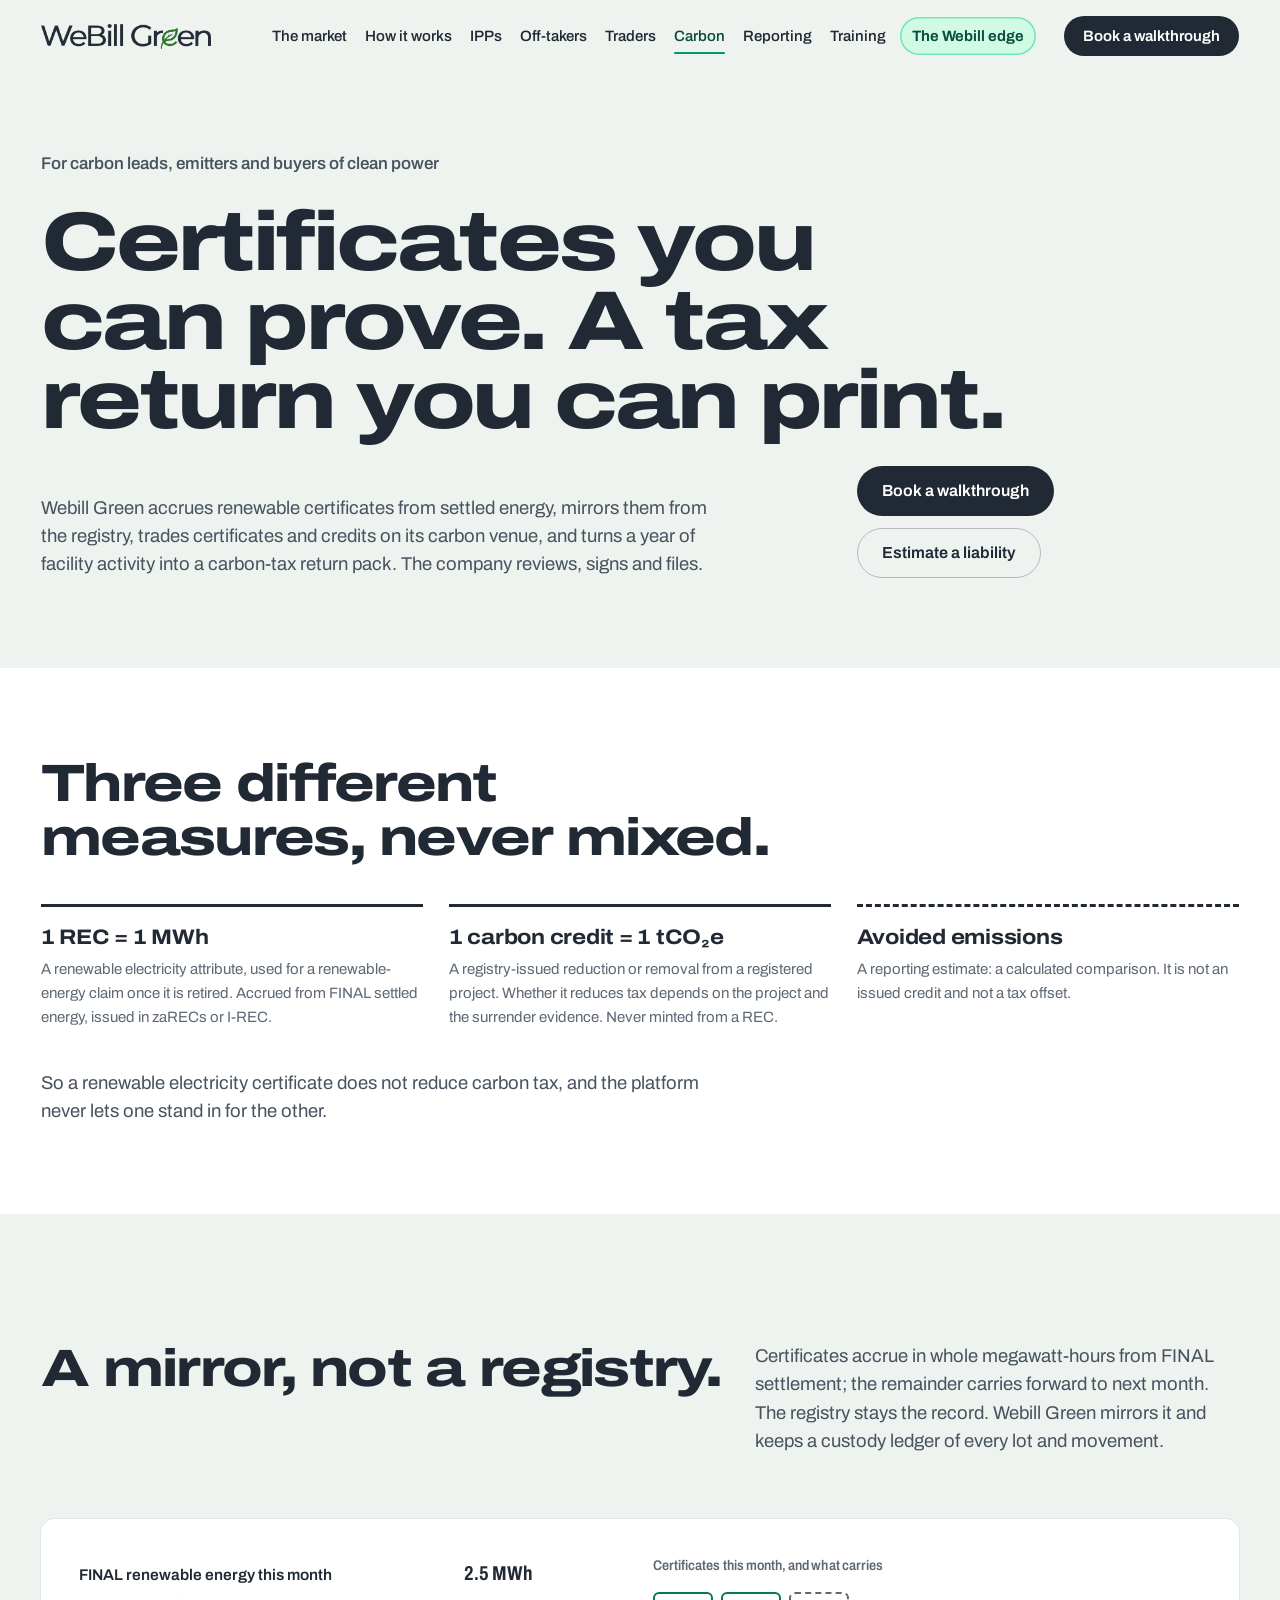
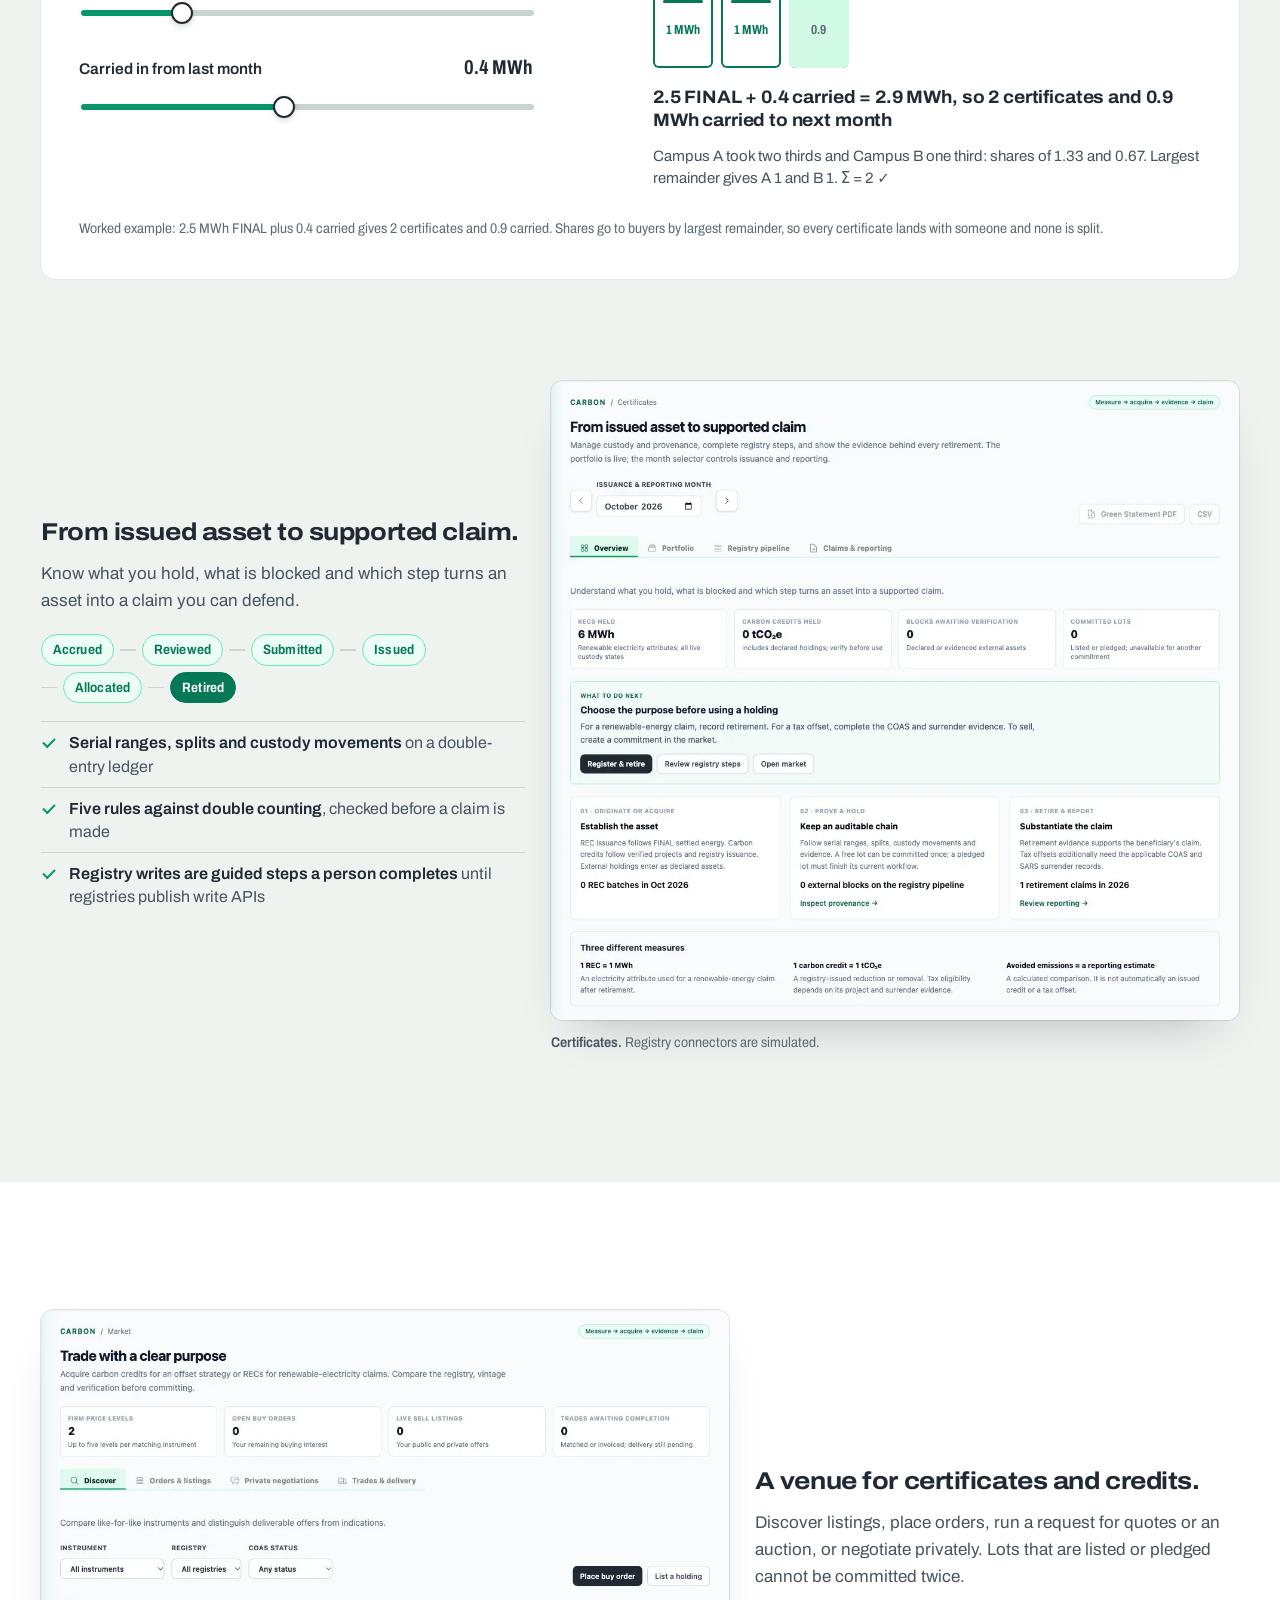
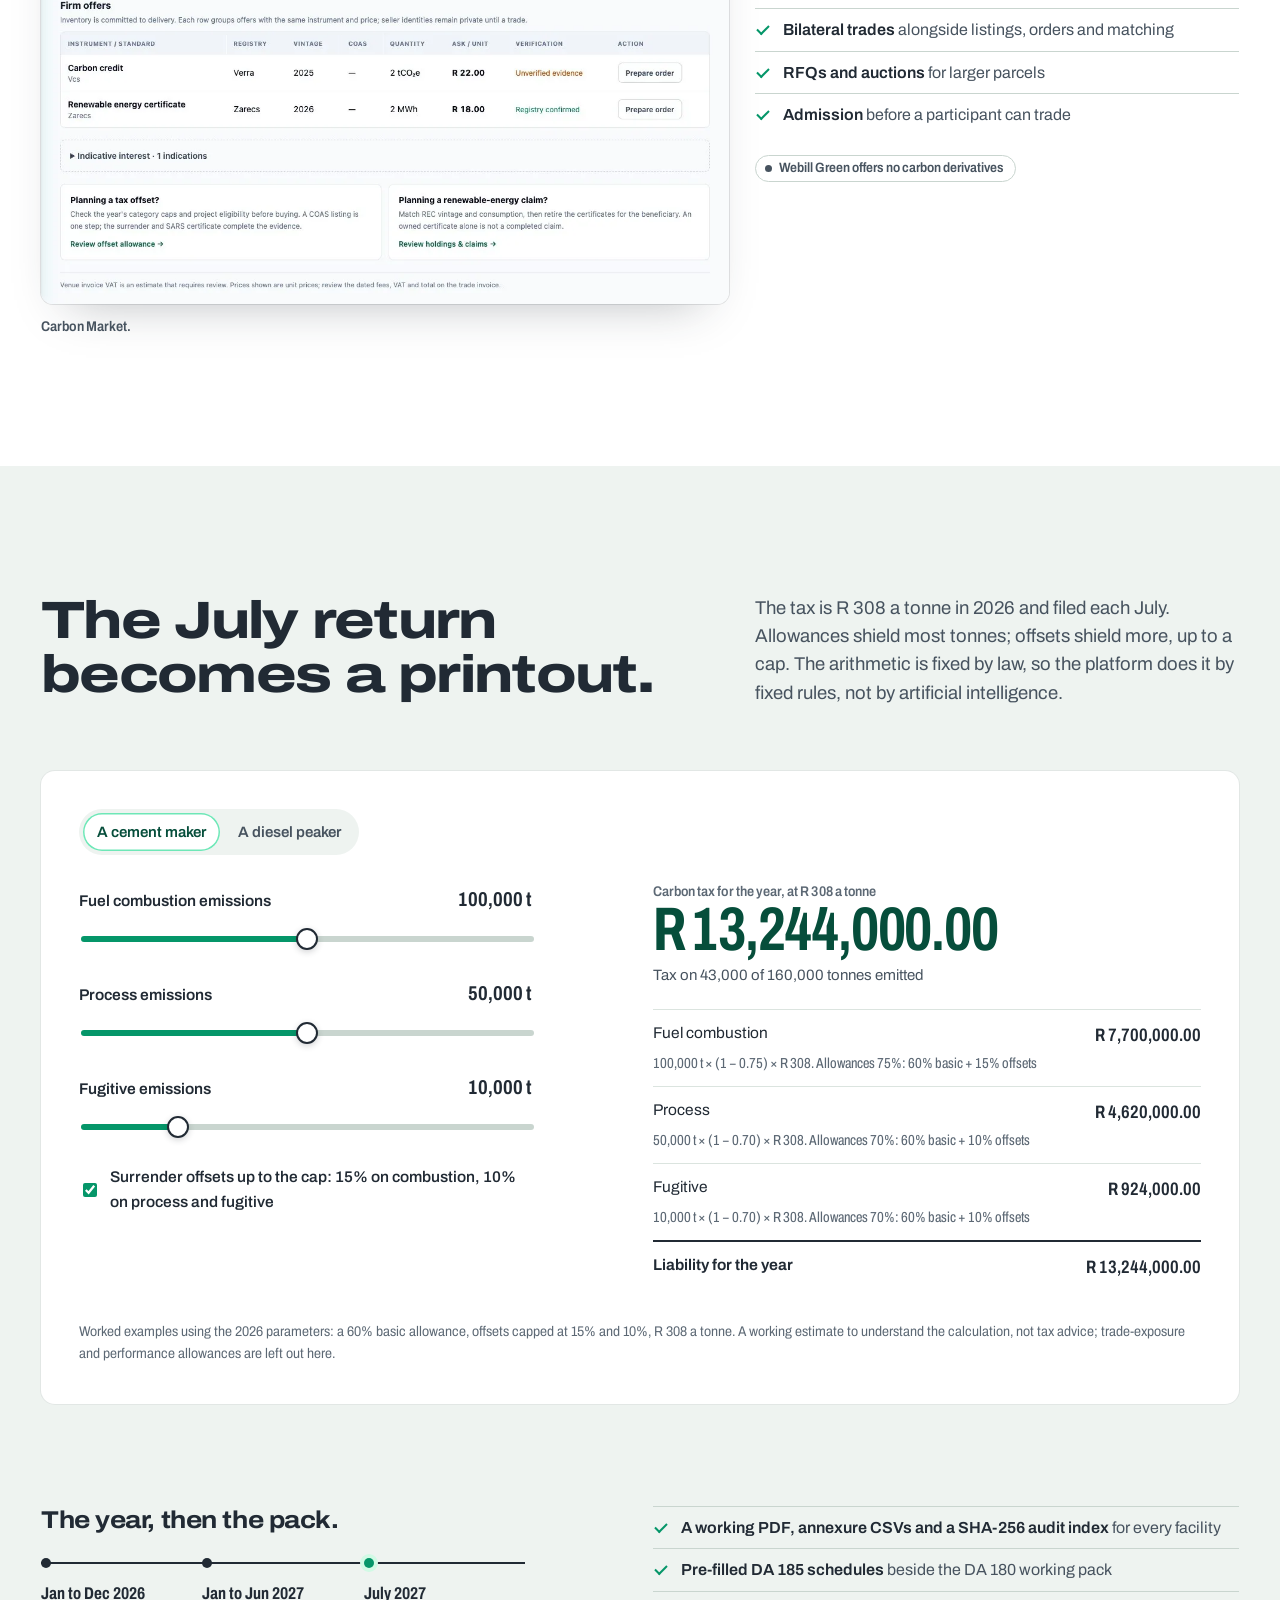
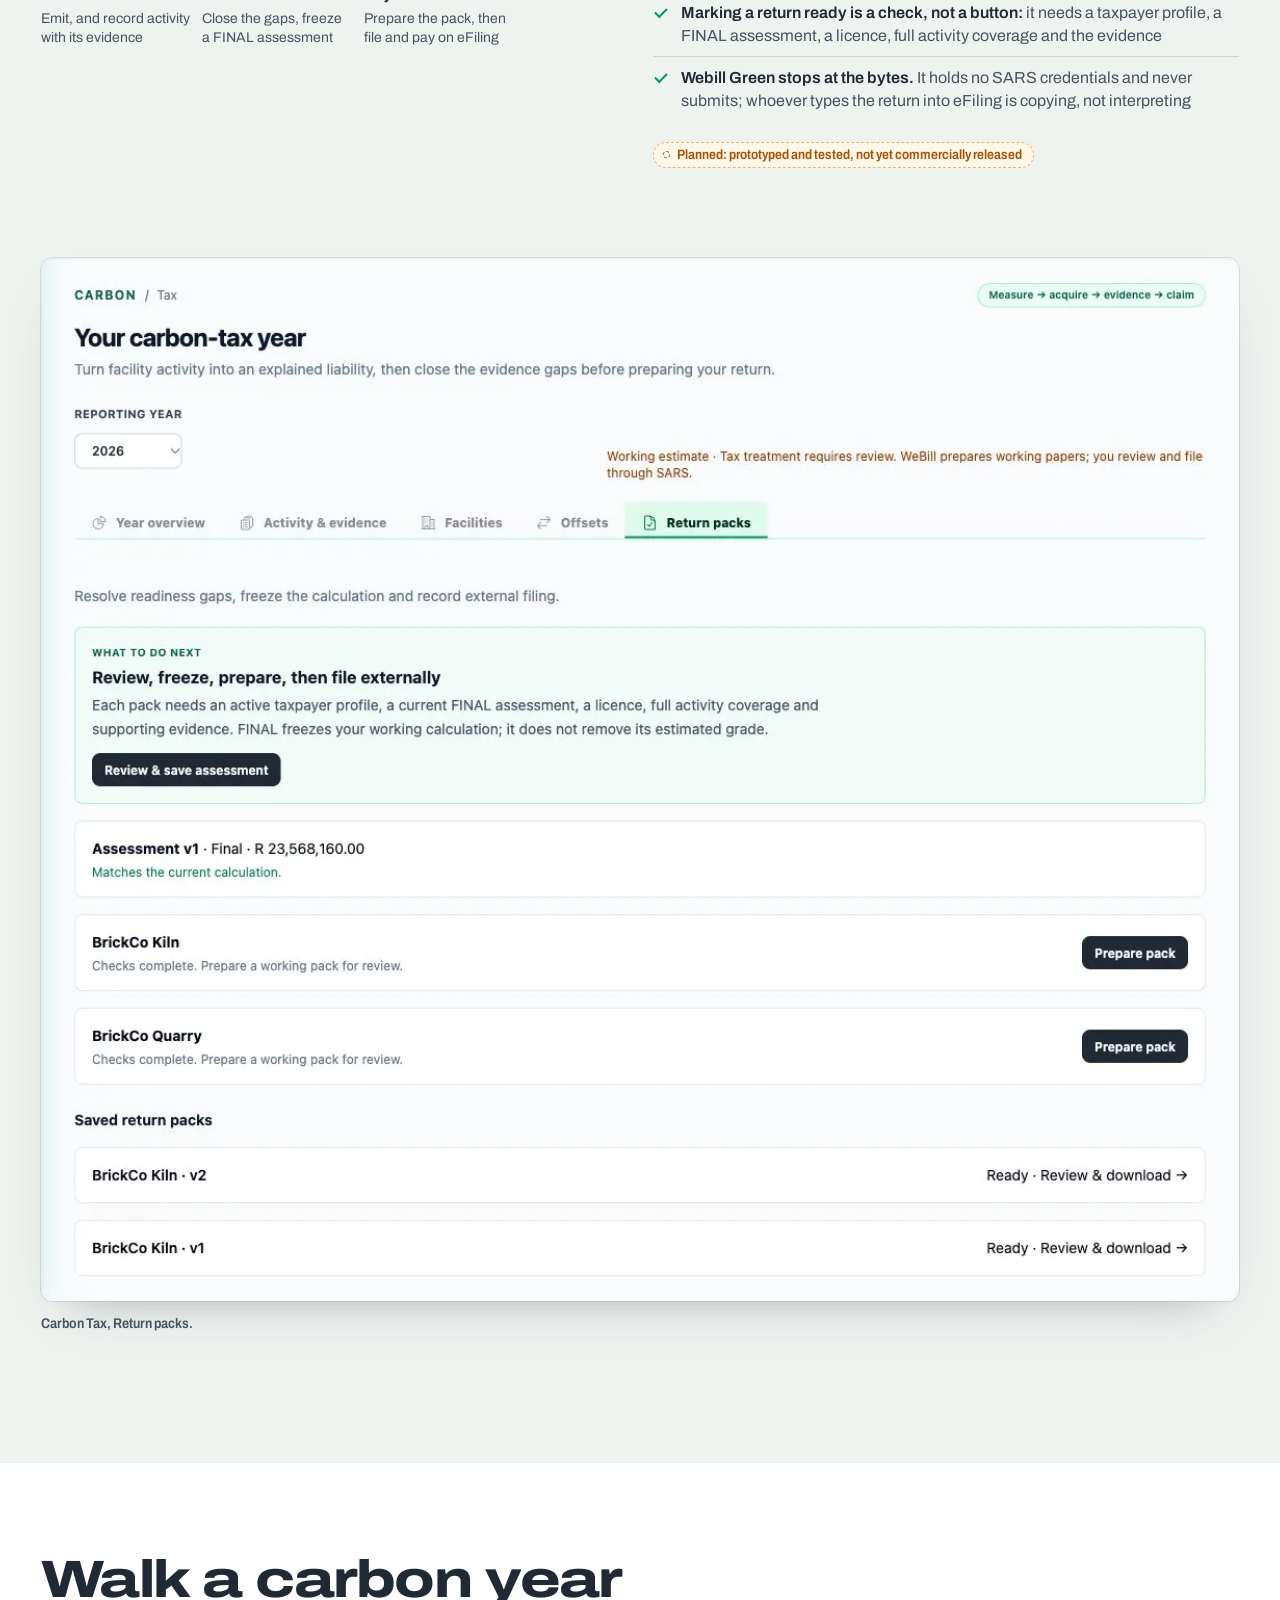
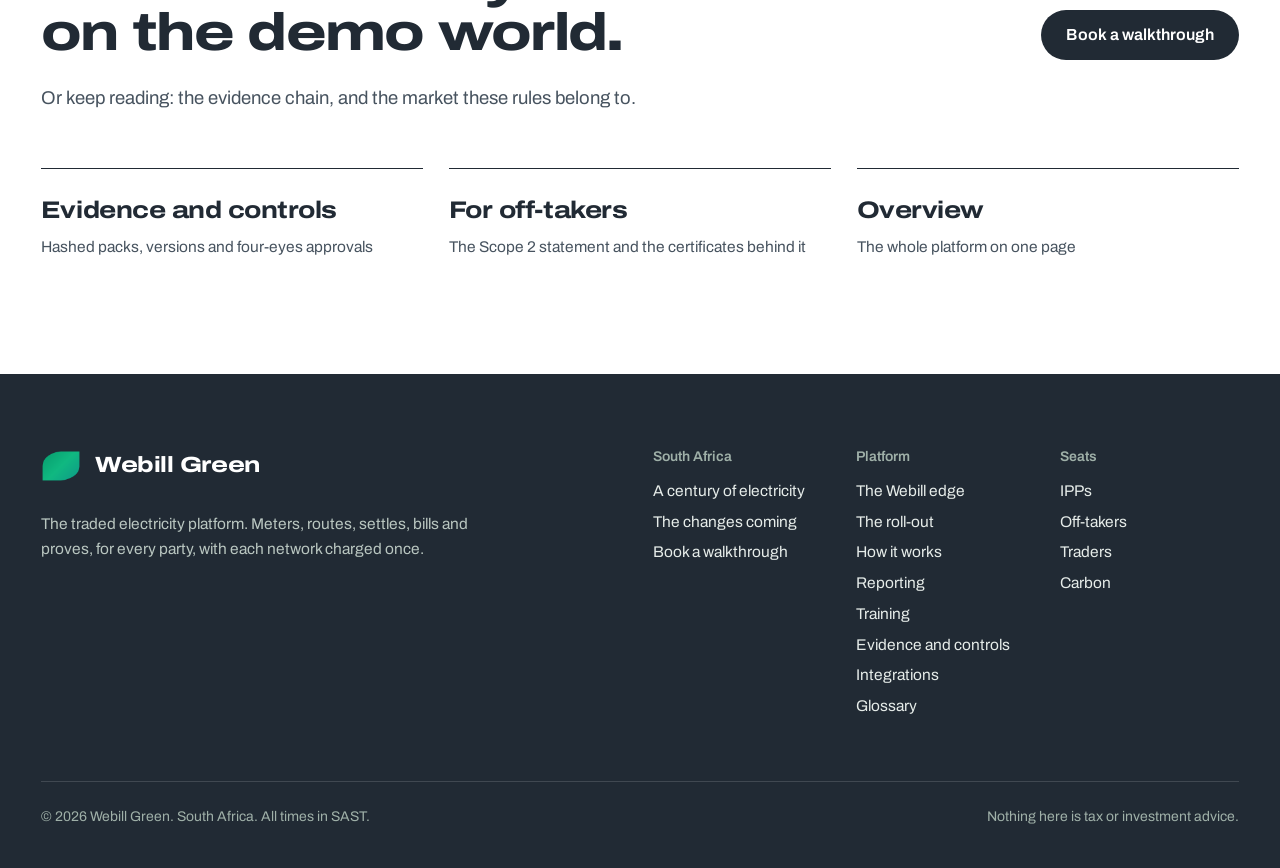
<file: carbon.html>
<!doctype html>
<html lang="en-ZA">
<head>
  <meta charset="utf-8">
  <meta name="viewport" content="width=device-width, initial-scale=1">
  <title>Carbon · Webill Green</title>
  <meta name="description" content="Webill Green for carbon: renewable certificates accrued from settled energy, a carbon market venue, and a carbon-tax return pack that rebuilds from its evidence.">
  <meta name="theme-color" content="#059669">
  <link rel="icon" href="assets/webill-green-mark.png" type="image/png">
  <link rel="preconnect" href="https://fonts.googleapis.com">
  <link rel="preconnect" href="https://fonts.gstatic.com" crossorigin>
  <link href="https://fonts.googleapis.com/css2?family=Archivo:wdth,wght@62..125,100..900&display=swap" rel="stylesheet">
  <link rel="stylesheet" href="assets/site.css">
  <script>document.documentElement.classList.add("js")</script>
</head>
<body>
  <a class="skip-link" href="#main">Skip to content</a>

  <header class="site-header" data-header>
    <div class="wrap site-header__inner">
      <a class="brand" href="index.html" aria-label="Webill Green home">
        <img src="assets/webill-green-logo.png" alt="Webill Green" width="1100" height="162">
      </a>
      <nav class="site-nav" id="site-nav" aria-label="Main">
        <a href="market.html">The market</a>
        <a href="how-it-works.html">How it works</a>
        <a href="ipps.html">IPPs</a>
        <a href="off-takers.html">Off-takers</a>
        <a href="traders.html">Traders</a>
        <a href="carbon.html">Carbon</a>
        <a href="reports.html">Reporting</a>
        <a href="training.html">Training</a>
        <a class="site-nav__edge" href="edge.html">The Webill edge</a>
      </nav>
      <div class="site-header__actions">
        <a class="btn btn--ink btn--small" href="index.html#walkthrough">Book a walkthrough</a>
        <button class="menu-toggle" type="button" aria-expanded="false" aria-controls="site-nav" data-menu-toggle>
          <span class="menu-toggle__bars" aria-hidden="true"><span></span><span></span><span></span></span>
          Menu
        </button>
      </div>
    </div>
  </header>

  <main id="main">
    <section class="page-hero" aria-labelledby="page-title">
      <div class="wrap page-hero__grid">
        <p class="page-hero__who">For carbon leads, emitters and buyers of clean power</p>
        <h1 class="h-display page-hero__title" id="page-title">Certificates you can prove. A tax return you can print.</h1>
        <p class="lede page-hero__lede">Webill Green accrues renewable certificates from settled energy, mirrors them from the registry, trades certificates and credits on its carbon venue, and turns a year of facility activity into a carbon-tax return pack. The company reviews, signs and files.</p>
        <div class="btn-row page-hero__aside">
          <a class="btn btn--ink" href="index.html#walkthrough">Book a walkthrough</a>
          <a class="btn btn--ghost" href="#tax">Estimate a liability</a>
        </div>
      </div>
    </section>

    <section class="section section--paper section--tight" aria-labelledby="measures-title">
      <div class="wrap">
        <div class="section-head" style="margin-bottom:40px">
          <h2 class="h-section" id="measures-title">Three different measures, never mixed.</h2>
        </div>
        <div class="status-board status-board--3">
          <div class="status-col">
            <h3 style="margin-top:0">1 REC = 1 MWh</h3>
            <p>A renewable electricity attribute, used for a renewable-energy claim once it is retired. Accrued from FINAL settled energy, issued in zaRECs or I-REC.</p>
          </div>
          <div class="status-col">
            <h3 style="margin-top:0">1 carbon credit = 1 tCO₂e</h3>
            <p>A registry-issued reduction or removal from a registered project. Whether it reduces tax depends on the project and the surrender evidence. Never minted from a REC.</p>
          </div>
          <div class="status-col status-col--dashed">
            <h3 style="margin-top:0">Avoided emissions</h3>
            <p>A reporting estimate: a calculated comparison. It is not an issued credit and not a tax offset.</p>
          </div>
        </div>
        <p class="lede" style="margin-top:40px">So a renewable electricity certificate does not reduce carbon tax, and the platform never lets one stand in for the other.</p>
      </div>
    </section>

    <section class="section" aria-labelledby="certs-title">
      <div class="wrap">
        <div class="section-head section-head--split">
          <h2 class="h-section" id="certs-title">A mirror, not a registry.</h2>
          <p class="lede">Certificates accrue in whole megawatt-hours from FINAL settlement; the remainder carries forward to next month. The registry stays the record. Webill Green mirrors it and keeps a custody ledger of every lot and movement.</p>
        </div>

        <div class="instrument" data-certs>
          <div class="instrument__controls">
            <div class="slider">
              <div class="slider__top"><label for="c-mwh">FINAL renewable energy this month</label><output class="slider__value" data-out="mwh" for="c-mwh">2.5 MWh</output></div>
              <input id="c-mwh" name="mwh" type="range" min="0" max="12" step="0.1" value="2.5">
            </div>
            <div class="slider">
              <div class="slider__top"><label for="c-carry">Carried in from last month</label><output class="slider__value" data-out="carry" for="c-carry">0.4 MWh</output></div>
              <input id="c-carry" name="carry" type="range" min="0" max="0.9" step="0.1" value="0.4">
            </div>
          </div>
          <div class="instrument__result" aria-live="polite">
            <p class="label">Certificates this month, and what carries</p>
            <div class="certs" data-certs-tiles></div>
            <p class="h-minor" style="margin-top:18px" data-certs-sum></p>
            <p class="small" style="margin-top:12px;color:var(--ink-2)" data-certs-split></p>
          </div>
          <p class="instrument__note">Worked example: 2.5 MWh FINAL plus 0.4 carried gives 2 certificates and 0.9 carried. Shares go to buyers by largest remainder, so every certificate lands with someone and none is split.</p>
        </div>

        <div class="feature-row" style="margin-top:clamp(64px,8vw,112px)">
          <div class="feature-row__copy">
            <h2 class="h-sub">From issued asset to supported claim.</h2>
            <div class="prose"><p>Know what you hold, what is blocked and which step turns an asset into a claim you can defend.</p></div>
            <ol class="rail" style="margin-top:20px">
              <li><span class="rail__pill rail__pill--done">Accrued</span></li>
              <li><span class="rail__pill rail__pill--done">Reviewed</span></li>
              <li><span class="rail__pill rail__pill--done">Submitted</span></li>
              <li><span class="rail__pill rail__pill--done">Issued</span></li>
              <li><span class="rail__pill rail__pill--done">Allocated</span></li>
              <li><span class="rail__pill rail__pill--now">Retired</span></li>
            </ol>
            <ul class="checklist">
              <li><strong>Serial ranges, splits and custody movements</strong> on a double-entry ledger</li>
              <li><strong>Five rules against double counting</strong>, checked before a claim is made</li>
              <li><strong>Registry writes are guided steps a person completes</strong> until registries publish write APIs</li>
            </ul>
          </div>
          <figure class="plate feature-row__media">
            <div class="plate__frame"><img src="assets/shots/cert-overview.webp" alt="The Certificates overview: RECs and carbon credits held, what to do next, and the three different measures explained." width="1152" height="1069" loading="lazy"></div>
            <figcaption><strong>Certificates.</strong> Registry connectors are simulated.</figcaption>
          </figure>
        </div>
      </div>
    </section>

    <section class="section section--paper" aria-labelledby="venue-title">
      <div class="wrap feature-rows">
        <div class="feature-row feature-row--flip">
          <div class="feature-row__copy">
            <h2 class="h-sub" id="venue-title">A venue for certificates and credits.</h2>
            <div class="prose"><p>Discover listings, place orders, run a request for quotes or an auction, or negotiate privately. Lots that are listed or pledged cannot be committed twice.</p></div>
            <ul class="checklist">
              <li><strong>Bilateral trades</strong> alongside listings, orders and matching</li>
              <li><strong>RFQs and auctions</strong> for larger parcels</li>
              <li><strong>Admission</strong> before a participant can trade</li>
            </ul>
            <p style="margin-top:18px"><span class="chip">Webill Green offers no carbon derivatives</span></p>
          </div>
          <figure class="plate feature-row__media">
            <div class="plate__frame"><img src="assets/shots/carbon-market.webp" alt="The carbon market: firm offers of carbon credits and renewable certificates with registry, vintage and verification status, beside guidance for tax offsets and renewable-energy claims." width="1152" height="994" loading="lazy"></div>
            <figcaption><strong>Carbon Market.</strong></figcaption>
          </figure>
        </div>
      </div>
    </section>

    <section class="section" id="tax" aria-labelledby="tax-title">
      <div class="wrap">
        <div class="section-head section-head--split">
          <h2 class="h-section" id="tax-title">The July return becomes a printout.</h2>
          <p class="lede">The tax is R 308 a tonne in 2026 and filed each July. Allowances shield most tonnes; offsets shield more, up to a cap. The arithmetic is fixed by law, so the platform does it by fixed rules, not by artificial intelligence.</p>
        </div>

        <div class="instrument" data-ctax>
          <div class="instrument__head">
            <div class="segmented" role="group" aria-label="Worked examples">
              <button type="button" data-preset="cement" aria-pressed="true">A cement maker</button>
              <button type="button" data-preset="peaker" aria-pressed="false">A diesel peaker</button>
            </div>
          </div>
          <div class="instrument__controls">
            <div class="slider">
              <div class="slider__top"><label for="x-comb">Fuel combustion emissions</label><output class="slider__value" data-out="combustion" for="x-comb">100,000 t</output></div>
              <input id="x-comb" name="combustion" type="range" min="0" max="200000" step="0.01" value="100000">
            </div>
            <div class="slider">
              <div class="slider__top"><label for="x-proc">Process emissions</label><output class="slider__value" data-out="process" for="x-proc">50,000 t</output></div>
              <input id="x-proc" name="process" type="range" min="0" max="100000" step="100" value="50000">
            </div>
            <div class="slider">
              <div class="slider__top"><label for="x-fug">Fugitive emissions</label><output class="slider__value" data-out="fugitive" for="x-fug">10,000 t</output></div>
              <input id="x-fug" name="fugitive" type="range" min="0" max="50000" step="100" value="10000">
            </div>
            <label class="check"><input type="checkbox" name="offsets" checked> Surrender offsets up to the cap: 15% on combustion, 10% on process and fugitive</label>
          </div>
          <div class="instrument__result" aria-live="polite">
            <p class="label">Carbon tax for the year, at R 308 a tonne</p>
            <div class="result-big"><span class="figure-xl" data-ctax-total>R 13,244,000.00</span></div>
            <p class="small" style="margin-top:6px;color:var(--ink-2)" data-ctax-taxable></p>
            <ul class="build-up" data-ctax-lines></ul>
          </div>
          <p class="instrument__note">Worked examples using the 2026 parameters: a 60% basic allowance, offsets capped at 15% and 10%, R 308 a tonne. A working estimate to understand the calculation, not tax advice; trade-exposure and performance allowances are left out here.</p>
        </div>

        <div class="split" style="margin-top:clamp(64px,8vw,112px)">
          <div class="split__a stack-l">
            <h2 class="h-sub">The year, then the pack.</h2>
            <ol class="mclock mclock--3" style="margin-top:28px">
              <li><time>Jan to Dec 2026</time><span>Emit, and record activity with its evidence</span></li>
              <li><time>Jan to Jun 2027</time><span>Close the gaps, freeze a FINAL assessment</span></li>
              <li class="is-gate"><time>July 2027</time><span>Prepare the pack, then file and pay on eFiling</span></li>
            </ol>
          </div>
          <div class="split__b">
            <ul class="checklist" style="margin-top:0">
              <li><strong>A working PDF, annexure CSVs and a SHA-256 audit index</strong> for every facility</li>
              <li><strong>Pre-filled DA 185 schedules</strong> beside the DA 180 working pack</li>
              <li><strong>Marking a return ready is a check, not a button:</strong> it needs a taxpayer profile, a FINAL assessment, a licence, full activity coverage and the evidence</li>
              <li><strong>Webill Green stops at the bytes.</strong> It holds no SARS credentials and never submits; whoever types the return into eFiling is copying, not interpreting</li>
            </ul>
            <p style="margin-top:18px"><span class="chip chip--planned">Planned: prototyped and tested, not yet commercially released</span></p>
          </div>
        </div>

        <figure class="plate" style="margin-top:clamp(56px,7vw,96px)">
          <div class="plate__frame"><img src="assets/shots/ctax-returns.webp" alt="Return packs for a carbon-tax year: a FINAL assessment, facilities ready to prepare, and saved packs ready to review and download." width="1152" height="1003" loading="lazy"></div>
          <figcaption><strong>Carbon Tax, Return packs.</strong></figcaption>
        </figure>
      </div>
    </section>

    <section class="section section--paper section--tight" aria-labelledby="next-title">
      <div class="wrap">
        <div class="cta-band">
          <h2 class="h-section" id="next-title">Walk a carbon year on the demo world.</h2>
          <div class="btn-row"><a class="btn btn--ink" href="index.html#walkthrough">Book a walkthrough</a></div>
          <p class="lede">Or keep reading: the evidence chain, and the market these rules belong to.</p>
        </div>
        <ul class="page-next" style="margin-top:56px">
          <li><a href="how-it-works.html#evidence"><strong>Evidence and controls</strong><span>Hashed packs, versions and four-eyes approvals</span></a></li>
          <li><a href="off-takers.html"><strong>For off-takers</strong><span>The Scope 2 statement and the certificates behind it</span></a></li>
          <li><a href="index.html"><strong>Overview</strong><span>The whole platform on one page</span></a></li>
        </ul>
      </div>
    </section>
  </main>

  <footer class="site-footer">
    <div class="wrap">
      <div class="site-footer__top">
        <div class="site-footer__brand">
          <a class="site-footer__mark" href="index.html"><img src="assets/webill-green-mark.png" alt="" width="40" height="40"><span class="site-footer__name">Webill Green</span></a>
          <p class="site-footer__tagline">The traded electricity platform. Meters, routes, settles, bills and proves, for every party, with each network charged once.</p>
        </div>
        <div class="site-footer__cols">
          <div>
            <h2>South Africa</h2>
            <ul>
              <li><a href="market.html#history">A century of electricity</a></li>
              <li><a href="market.html#coming">The changes coming</a></li>
              <li><a href="index.html#walkthrough">Book a walkthrough</a></li>
            </ul>
          </div>
          <div>
            <h2>Platform</h2>
            <ul>
              <li><a href="edge.html">The Webill edge</a></li>
              <li><a href="edge.html#rollout">The roll-out</a></li>
              <li><a href="how-it-works.html">How it works</a></li>
              <li><a href="reports.html">Reporting</a></li>
              <li><a href="training.html">Training</a></li>
              <li><a href="how-it-works.html#evidence">Evidence and controls</a></li>
              <li><a href="how-it-works.html#integrations">Integrations</a></li>
              <li><a href="how-it-works.html#glossary">Glossary</a></li>
            </ul>
          </div>
          <div>
            <h2>Seats</h2>
            <ul>
              <li><a href="ipps.html">IPPs</a></li>
              <li><a href="off-takers.html">Off-takers</a></li>
              <li><a href="traders.html">Traders</a></li>
              <li><a href="carbon.html">Carbon</a></li>
            </ul>
          </div>
        </div>
      </div>
      <div class="site-footer__base">
        <p>© <span data-year>2026</span> Webill Green. South Africa. All times in SAST.</p>
        <p>Nothing here is tax or investment advice.</p>
      </div>
    </div>
  </footer>

  <script src="assets/site.js" defer></script>
  <script src="assets/instruments.js" defer></script>
</body>
</html>
</file>
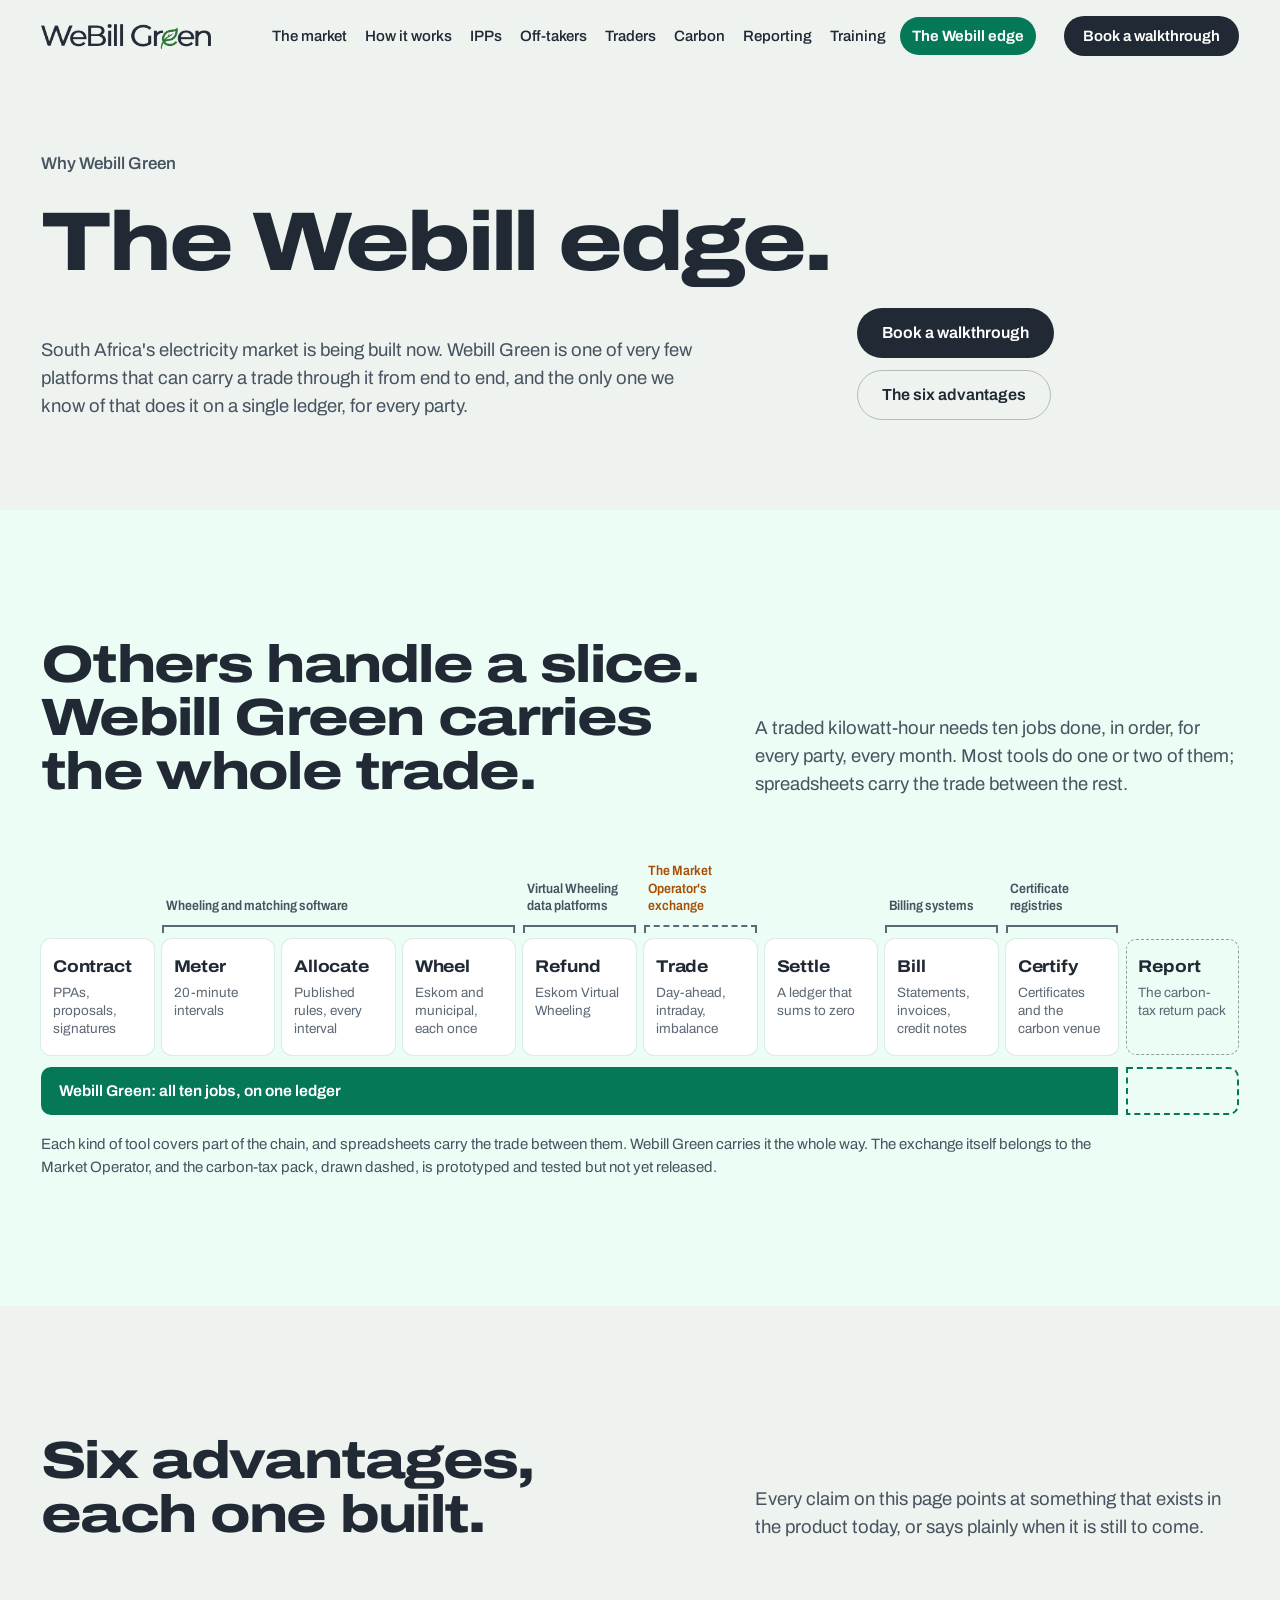
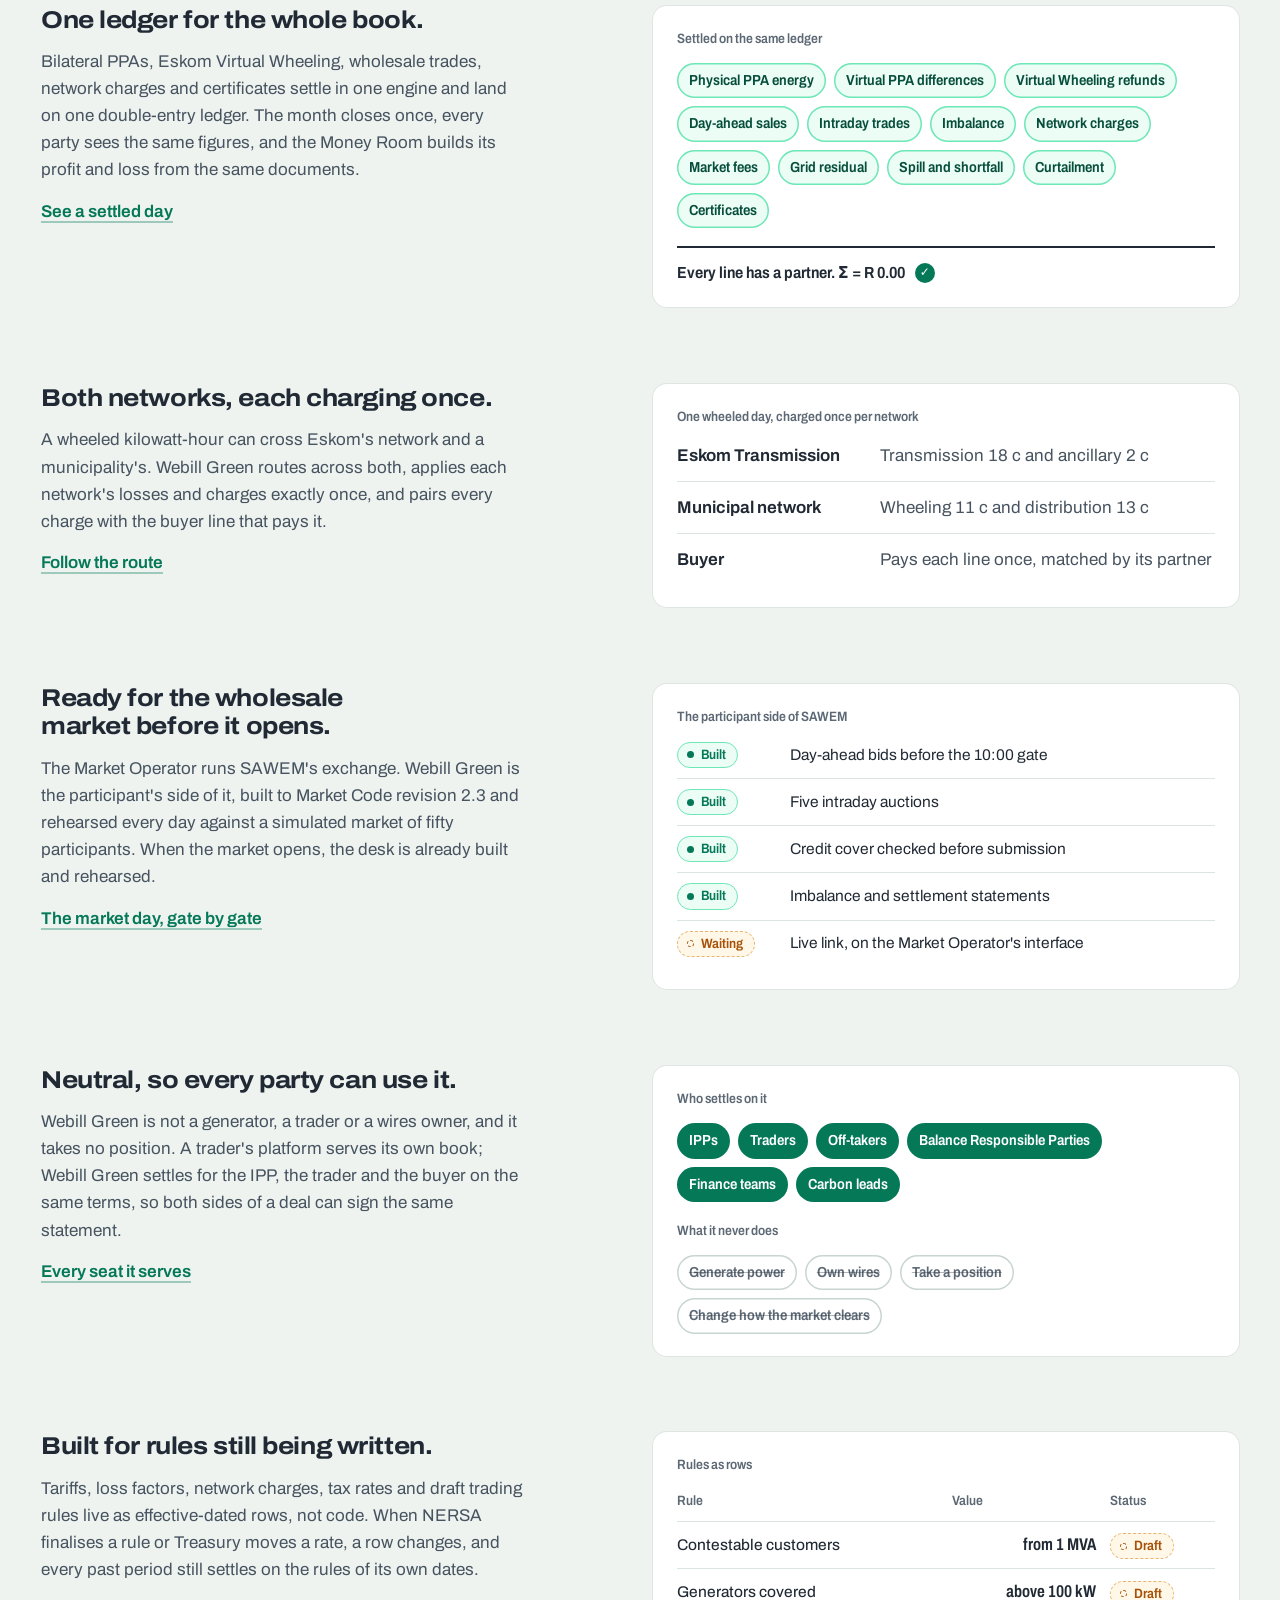
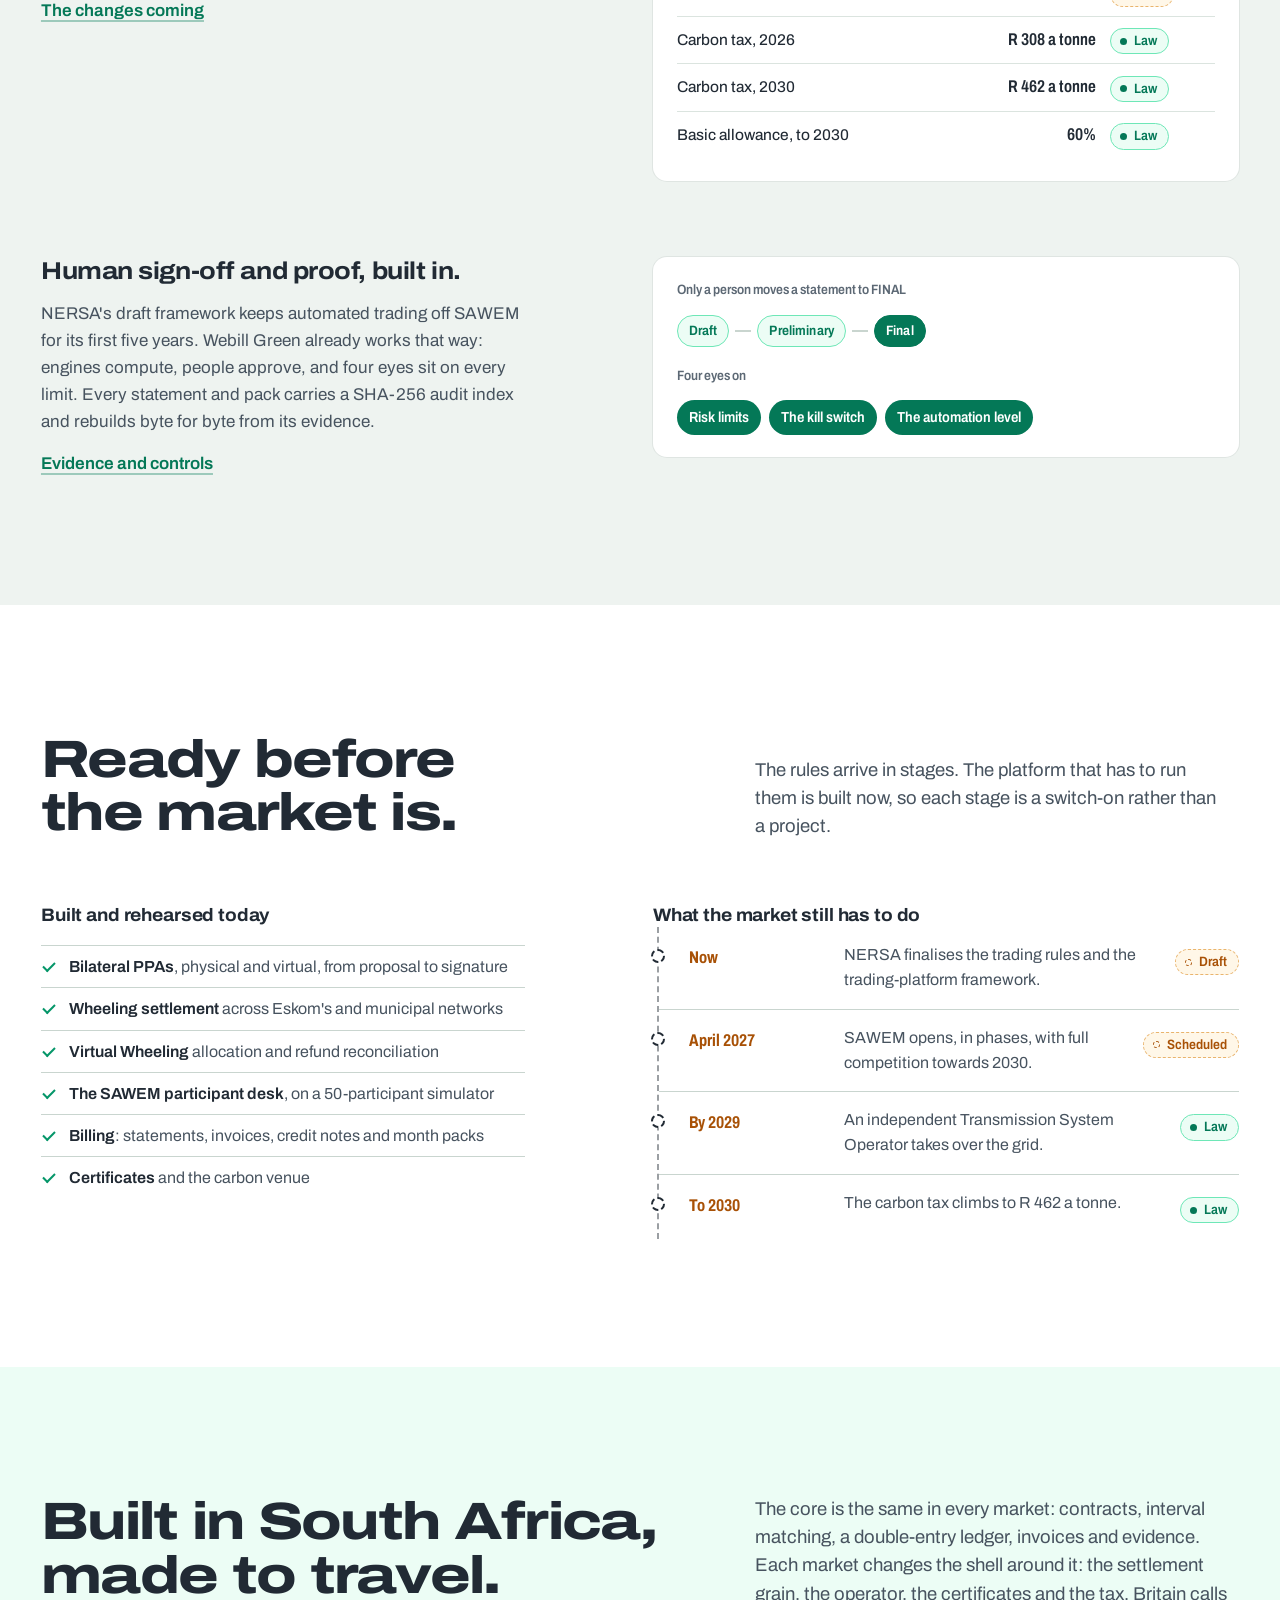
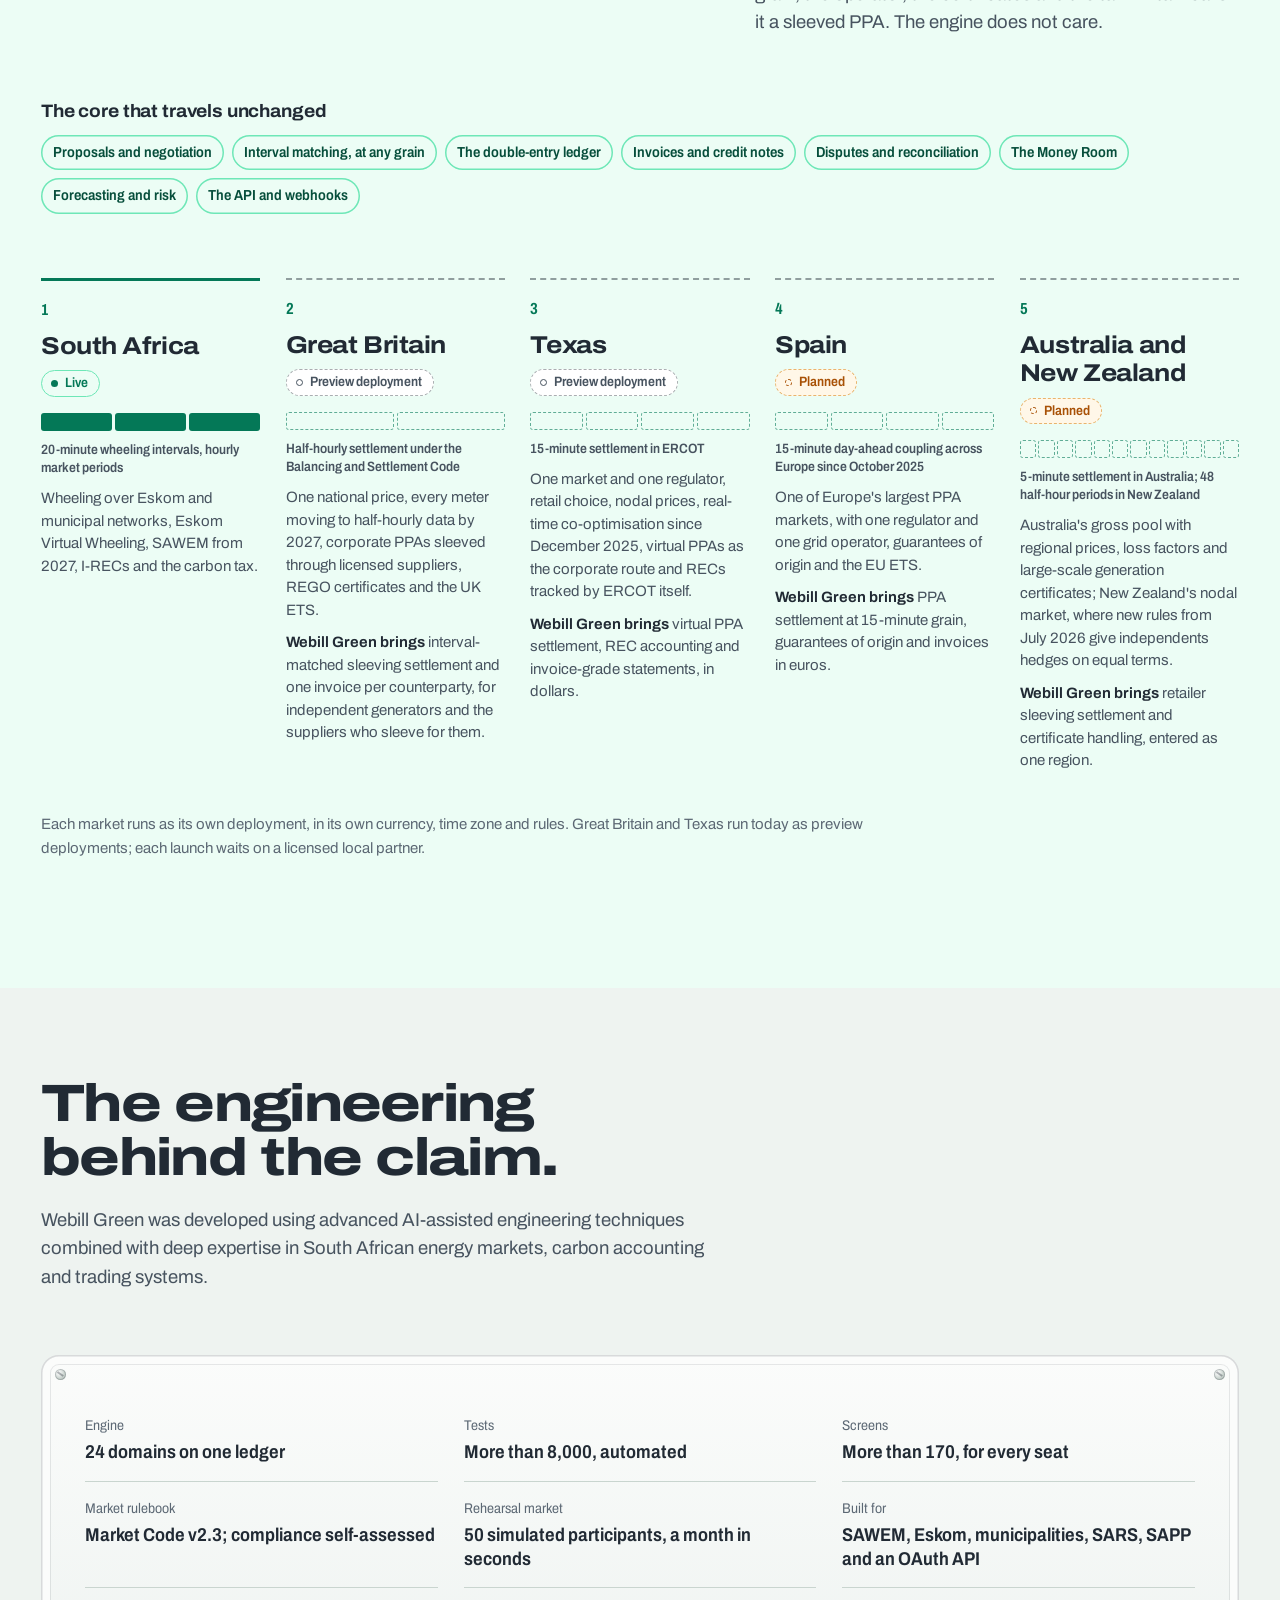
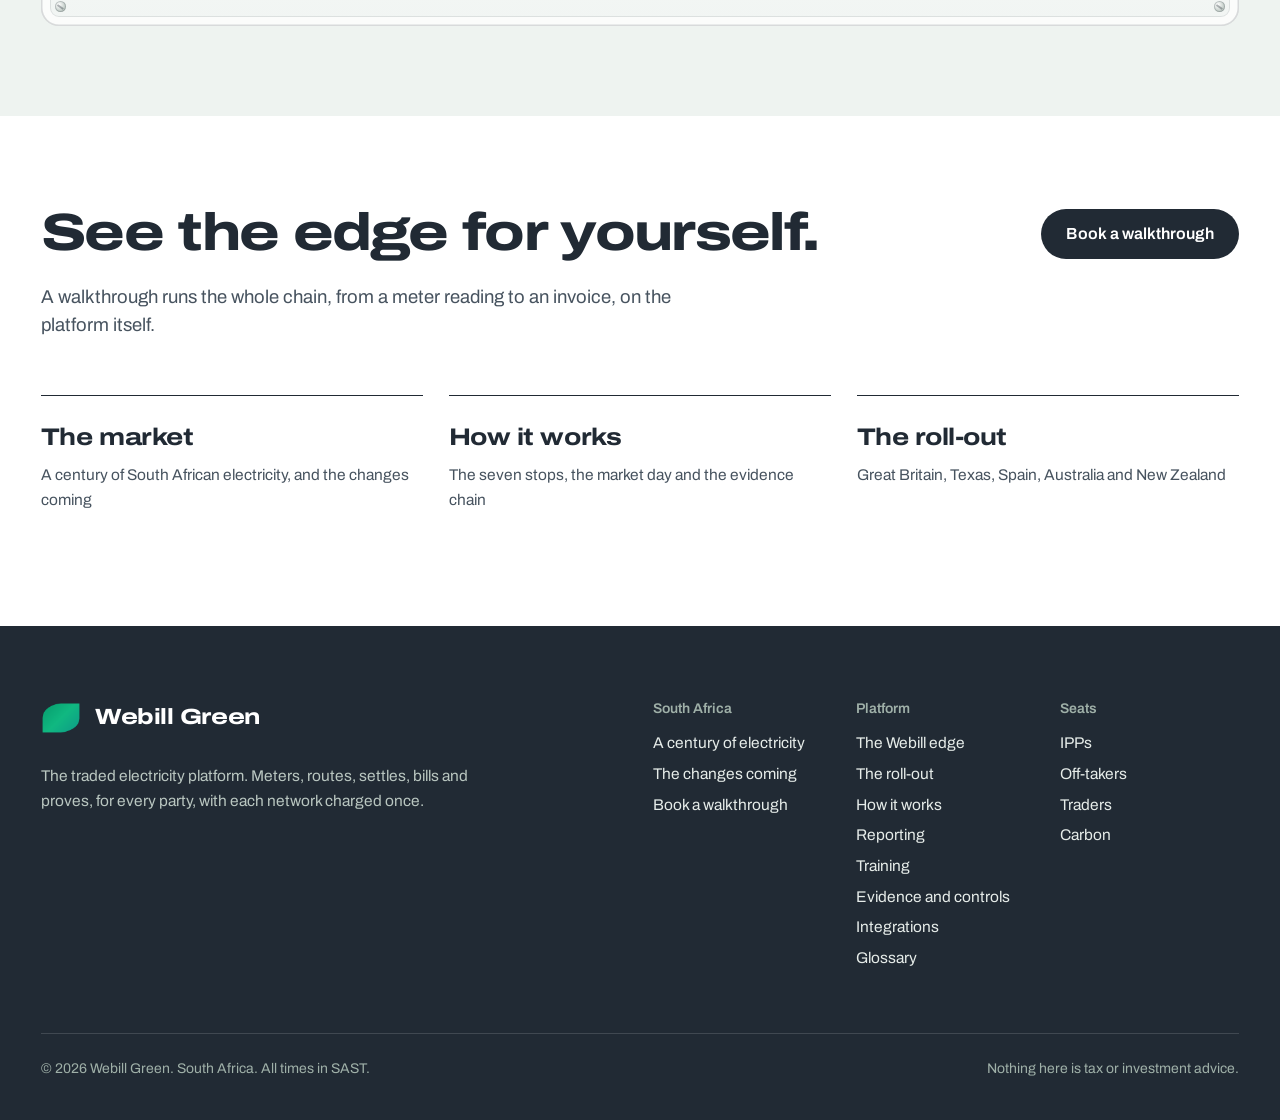
<file: edge.html>
<!doctype html>
<html lang="en-ZA">
<head>
  <meta charset="utf-8">
  <meta name="viewport" content="width=device-width, initial-scale=1">
  <title>The Webill edge · Webill Green</title>
  <meta name="description" content="Why Webill Green is one of very few platforms that can run South Africa's electricity trade end to end, and what puts it ahead.">
  <meta name="theme-color" content="#059669">
  <link rel="icon" href="assets/webill-green-mark.png" type="image/png">
  <link rel="preconnect" href="https://fonts.googleapis.com">
  <link rel="preconnect" href="https://fonts.gstatic.com" crossorigin>
  <link href="https://fonts.googleapis.com/css2?family=Archivo:wdth,wght@62..125,100..900&display=swap" rel="stylesheet">
  <link rel="stylesheet" href="assets/site.css">
  <script>document.documentElement.classList.add("js")</script>
</head>
<body>
  <a class="skip-link" href="#main">Skip to content</a>

  <header class="site-header" data-header>
    <div class="wrap site-header__inner">
      <a class="brand" href="index.html" aria-label="Webill Green home">
        <img src="assets/webill-green-logo.png" alt="Webill Green" width="1100" height="162">
      </a>
      <nav class="site-nav" id="site-nav" aria-label="Main">
        <a href="market.html">The market</a>
        <a href="how-it-works.html">How it works</a>
        <a href="ipps.html">IPPs</a>
        <a href="off-takers.html">Off-takers</a>
        <a href="traders.html">Traders</a>
        <a href="carbon.html">Carbon</a>
        <a href="reports.html">Reporting</a>
        <a href="training.html">Training</a>
        <a class="site-nav__edge" href="edge.html">The Webill edge</a>
      </nav>
      <div class="site-header__actions">
        <a class="btn btn--ink btn--small" href="index.html#walkthrough">Book a walkthrough</a>
        <button class="menu-toggle" type="button" aria-expanded="false" aria-controls="site-nav" data-menu-toggle>
          <span class="menu-toggle__bars" aria-hidden="true"><span></span><span></span><span></span></span>
          Menu
        </button>
      </div>
    </div>
  </header>

  <main id="main">
    <section class="page-hero" aria-labelledby="page-title">
      <div class="wrap page-hero__grid">
        <p class="page-hero__who">Why Webill Green</p>
        <h1 class="h-display page-hero__title" id="page-title">The Webill edge.</h1>
        <p class="lede page-hero__lede">South Africa's electricity market is being built now. Webill Green is one of very few platforms that can carry a trade through it from end to end, and the only one we know of that does it on a single ledger, for every party.</p>
        <div class="btn-row page-hero__aside">
          <a class="btn btn--ink" href="index.html#walkthrough">Book a walkthrough</a>
          <a class="btn btn--ghost" href="#six">The six advantages</a>
        </div>
      </div>
    </section>

    <section class="section section--wash" aria-labelledby="chain-title">
      <div class="wrap">
        <div class="section-head section-head--split">
          <h2 class="h-section" id="chain-title">Others handle a slice. Webill Green carries the whole trade.</h2>
          <p class="lede">A traded kilowatt-hour needs ten jobs done, in order, for every party, every month. Most tools do one or two of them; spreadsheets carry the trade between the rest.</p>
        </div>
        <figure class="cover" aria-labelledby="cover-cap">
          <div class="cover__grid">
            <p class="cover__field" style="grid-column:2 / span 3">Wheeling and matching software</p>
            <p class="cover__field" style="grid-column:5 / span 1">Virtual Wheeling data platforms</p>
            <p class="cover__field cover__field--mo" style="grid-column:6 / span 1">The Market Operator's exchange</p>
            <p class="cover__field" style="grid-column:8 / span 1">Billing systems</p>
            <p class="cover__field" style="grid-column:9 / span 1">Certificate registries</p>

            <ol class="cover__steps">
              <li><strong>Contract</strong><small>PPAs, proposals, signatures</small></li>
              <li><strong>Meter</strong><small>20-minute intervals</small><span class="cover__also">Also covered by wheeling and matching software</span></li>
              <li><strong>Allocate</strong><small>Published rules, every interval</small><span class="cover__also">Also covered by wheeling and matching software</span></li>
              <li><strong>Wheel</strong><small>Eskom and municipal, each once</small><span class="cover__also">Also covered by wheeling and matching software</span></li>
              <li><strong>Refund</strong><small>Eskom Virtual Wheeling</small><span class="cover__also">Also covered by Virtual Wheeling data platforms</span></li>
              <li><strong>Trade</strong><small>Day-ahead, intraday, imbalance</small><span class="cover__also">The Market Operator runs the exchange; Webill Green is your side of it</span></li>
              <li><strong>Settle</strong><small>A ledger that sums to zero</small></li>
              <li><strong>Bill</strong><small>Statements, invoices, credit notes</small><span class="cover__also">Also covered by billing systems</span></li>
              <li><strong>Certify</strong><small>Certificates and the carbon venue</small><span class="cover__also">Registries issue; Webill Green mirrors and trades</span></li>
              <li class="is-planned"><strong>Report</strong><small>The carbon-tax return pack</small><span class="cover__also">Planned release</span></li>
            </ol>

            <p class="cover__bar"><span class="cover__bar-live">Webill Green: all ten jobs, on one ledger</span><span class="cover__bar-planned" aria-hidden="true"></span></p>
          </div>
          <figcaption class="cover__cap" id="cover-cap">Each kind of tool covers part of the chain, and spreadsheets carry the trade between them. Webill Green carries it the whole way. The exchange itself belongs to the Market Operator, and the carbon-tax pack, drawn dashed, is prototyped and tested but not yet released.</figcaption>
        </figure>
      </div>
    </section>

    <section class="section" id="six" aria-labelledby="six-title">
      <div class="wrap">
        <div class="section-head section-head--split">
          <h2 class="h-section" id="six-title">Six advantages, each one built.</h2>
          <p class="lede">Every claim on this page points at something that exists in the product today, or says plainly when it is still to come.</p>
        </div>

        <div class="edge-rows">
          <article class="edge-row">
            <div class="edge-row__copy">
              <h3 class="h-sub">One ledger for the whole book.</h3>
              <p>Bilateral PPAs, Eskom Virtual Wheeling, wholesale trades, network charges and certificates settle in one engine and land on one double-entry ledger. The month closes once, every party sees the same figures, and the Money Room builds its profit and loss from the same documents.</p>
              <a class="text-link" href="index.html#ledger">See a settled day</a>
            </div>
            <div class="edge-row__proof artifact">
              <p class="artifact__cap">Settled on the same ledger</p>
              <ul class="tags">
                <li>Physical PPA energy</li><li>Virtual PPA differences</li><li>Virtual Wheeling refunds</li><li>Day-ahead sales</li><li>Intraday trades</li><li>Imbalance</li><li>Network charges</li><li>Market fees</li><li>Grid residual</li><li>Spill and shortfall</li><li>Curtailment</li><li>Certificates</li>
              </ul>
              <p class="edge-sum">Every line has a partner. Σ = R 0.00 <span class="sigma__tick" aria-label="balanced">✓</span></p>
            </div>
          </article>

          <article class="edge-row">
            <div class="edge-row__copy">
              <h3 class="h-sub">Both networks, each charging once.</h3>
              <p>A wheeled kilowatt-hour can cross Eskom's network and a municipality's. Webill Green routes across both, applies each network's losses and charges exactly once, and pairs every charge with the buyer line that pays it.</p>
              <a class="text-link" href="index.html#ledger">Follow the route</a>
            </div>
            <div class="edge-row__proof artifact">
              <p class="artifact__cap">One wheeled day, charged once per network</p>
              <dl class="charges">
                <div><dt>Eskom Transmission</dt><dd>Transmission 18 c and ancillary 2 c</dd></div>
                <div><dt>Municipal network</dt><dd>Wheeling 11 c and distribution 13 c</dd></div>
                <div><dt>Buyer</dt><dd>Pays each line once, matched by its partner</dd></div>
              </dl>
            </div>
          </article>

          <article class="edge-row">
            <div class="edge-row__copy">
              <h3 class="h-sub">Ready for the wholesale market before it opens.</h3>
              <p>The Market Operator runs SAWEM's exchange. Webill Green is the participant's side of it, built to Market Code revision 2.3 and rehearsed every day against a simulated market of fifty participants. When the market opens, the desk is already built and rehearsed.</p>
              <a class="text-link" href="how-it-works.html#market-day">The market day, gate by gate</a>
            </div>
            <div class="edge-row__proof artifact">
              <p class="artifact__cap">The participant side of SAWEM</p>
              <ul class="ready">
                <li><span class="chip chip--built">Built</span>Day-ahead bids before the 10:00 gate</li>
                <li><span class="chip chip--built">Built</span>Five intraday auctions</li>
                <li><span class="chip chip--built">Built</span>Credit cover checked before submission</li>
                <li><span class="chip chip--built">Built</span>Imbalance and settlement statements</li>
                <li><span class="chip chip--waiting">Waiting</span>Live link, on the Market Operator's interface</li>
              </ul>
            </div>
          </article>

          <article class="edge-row">
            <div class="edge-row__copy">
              <h3 class="h-sub">Neutral, so every party can use it.</h3>
              <p>Webill Green is not a generator, a trader or a wires owner, and it takes no position. A trader's platform serves its own book; Webill Green settles for the IPP, the trader and the buyer on the same terms, so both sides of a deal can sign the same statement.</p>
              <a class="text-link" href="index.html#seats">Every seat it serves</a>
            </div>
            <div class="edge-row__proof artifact">
              <p class="artifact__cap">Who settles on it</p>
              <ul class="tags tags--solid">
                <li>IPPs</li><li>Traders</li><li>Off-takers</li><li>Balance Responsible Parties</li><li>Finance teams</li><li>Carbon leads</li>
              </ul>
              <p class="artifact__cap" style="margin-top:18px">What it never does</p>
              <ul class="tags tags--never">
                <li>Generate power</li><li>Own wires</li><li>Take a position</li><li>Change how the market clears</li>
              </ul>
            </div>
          </article>

          <article class="edge-row">
            <div class="edge-row__copy">
              <h3 class="h-sub">Built for rules still being written.</h3>
              <p>Tariffs, loss factors, network charges, tax rates and draft trading rules live as effective-dated rows, not code. When NERSA finalises a rule or Treasury moves a rate, a row changes, and every past period still settles on the rules of its own dates.</p>
              <a class="text-link" href="market.html#coming">The changes coming</a>
            </div>
            <div class="edge-row__proof artifact">
              <p class="artifact__cap">Rules as rows</p>
              <table class="ledger">
                <thead><tr><th scope="col">Rule</th><th scope="col">Value</th><th scope="col">Status</th></tr></thead>
                <tbody>
                  <tr><td>Contestable customers</td><td class="amt">from 1 MVA</td><td><span class="chip chip--planned">Draft</span></td></tr>
                  <tr><td>Generators covered</td><td class="amt">above 100 kW</td><td><span class="chip chip--planned">Draft</span></td></tr>
                  <tr><td>Carbon tax, 2026</td><td class="amt">R 308 a tonne</td><td><span class="chip chip--built">Law</span></td></tr>
                  <tr><td>Carbon tax, 2030</td><td class="amt">R 462 a tonne</td><td><span class="chip chip--built">Law</span></td></tr>
                  <tr><td>Basic allowance, to 2030</td><td class="amt">60%</td><td><span class="chip chip--built">Law</span></td></tr>
                </tbody>
              </table>
            </div>
          </article>

          <article class="edge-row">
            <div class="edge-row__copy">
              <h3 class="h-sub">Human sign-off and proof, built in.</h3>
              <p>NERSA's draft framework keeps automated trading off SAWEM for its first five years. Webill Green already works that way: engines compute, people approve, and four eyes sit on every limit. Every statement and pack carries a SHA-256 audit index and rebuilds byte for byte from its evidence.</p>
              <a class="text-link" href="how-it-works.html#evidence">Evidence and controls</a>
            </div>
            <div class="edge-row__proof artifact">
              <p class="artifact__cap">Only a person moves a statement to FINAL</p>
              <ol class="rail">
                <li><span class="rail__pill rail__pill--done">Draft</span></li>
                <li><span class="rail__pill rail__pill--done">Preliminary</span></li>
                <li><span class="rail__pill rail__pill--now">Final</span></li>
              </ol>
              <p class="artifact__cap" style="margin-top:18px">Four eyes on</p>
              <ul class="tags tags--solid">
                <li>Risk limits</li><li>The kill switch</li><li>The automation level</li>
              </ul>
            </div>
          </article>
        </div>
      </div>
    </section>

    <section class="section section--paper" aria-labelledby="ready-title">
      <div class="wrap">
        <div class="section-head section-head--split">
          <h2 class="h-section" id="ready-title">Ready before the market is.</h2>
          <p class="lede">The rules arrive in stages. The platform that has to run them is built now, so each stage is a switch-on rather than a project.</p>
        </div>
        <div class="split">
          <div class="split__a">
            <p class="h-minor">Built and rehearsed today</p>
            <ul class="checklist">
              <li><strong>Bilateral PPAs</strong>, physical and virtual, from proposal to signature</li>
              <li><strong>Wheeling settlement</strong> across Eskom's and municipal networks</li>
              <li><strong>Virtual Wheeling</strong> allocation and refund reconciliation</li>
              <li><strong>The SAWEM participant desk</strong>, on a 50-participant simulator</li>
              <li><strong>Billing</strong>: statements, invoices, credit notes and month packs</li>
              <li><strong>Certificates</strong> and the carbon venue</li>
            </ul>
          </div>
          <div class="split__b">
            <p class="h-minor">What the market still has to do</p>
            <ol class="coming coming--compact">
              <li class="coming__item"><p class="coming__when">Now</p><div class="coming__body"><p>NERSA finalises the trading rules and the trading-platform framework.</p></div><span class="chip chip--planned">Draft</span></li>
              <li class="coming__item"><p class="coming__when">April 2027</p><div class="coming__body"><p>SAWEM opens, in phases, with full competition towards 2030.</p></div><span class="chip chip--waiting">Scheduled</span></li>
              <li class="coming__item"><p class="coming__when">By 2029</p><div class="coming__body"><p>An independent Transmission System Operator takes over the grid.</p></div><span class="chip chip--built">Law</span></li>
              <li class="coming__item"><p class="coming__when">To 2030</p><div class="coming__body"><p>The carbon tax climbs to R 462 a tonne.</p></div><span class="chip chip--built">Law</span></li>
            </ol>
          </div>
        </div>
      </div>
    </section>

    <section class="section section--wash" id="rollout" aria-labelledby="rollout-title">
      <div class="wrap">
        <div class="section-head section-head--split">
          <h2 class="h-section" id="rollout-title">Built in South Africa, made to travel.</h2>
          <p class="lede">The core is the same in every market: contracts, interval matching, a double-entry ledger, invoices and evidence. Each market changes the shell around it: the settlement grain, the operator, the certificates and the tax. Britain calls it a sleeved PPA. The engine does not care.</p>
        </div>

        <div class="travels">
          <p class="h-minor">The core that travels unchanged</p>
          <ul class="tags">
            <li>Proposals and negotiation</li><li>Interval matching, at any grain</li><li>The double-entry ledger</li><li>Invoices and credit notes</li><li>Disputes and reconciliation</li><li>The Money Room</li><li>Forecasting and risk</li><li>The API and webhooks</li>
          </ul>
        </div>

        <ol class="rollout">
          <li class="market market--live">
            <p class="market__step">1</p>
            <h3 class="h-sub">South Africa</h3>
            <span class="chip chip--built">Live</span>
            <div class="grain" aria-label="20-minute intervals: 3 an hour"><span></span><span></span><span></span></div>
            <p class="grain__label">20-minute wheeling intervals, hourly market periods</p>
            <p class="market__what">Wheeling over Eskom and municipal networks, Eskom Virtual Wheeling, SAWEM from 2027, I-RECs and the carbon tax.</p>
          </li>
          <li class="market">
            <p class="market__step">2</p>
            <h3 class="h-sub">Great Britain</h3>
            <span class="chip chip--simulated">Preview deployment</span>
            <div class="grain" aria-label="Half-hour settlement periods: 2 an hour"><span></span><span></span></div>
            <p class="grain__label">Half-hourly settlement under the Balancing and Settlement Code</p>
            <p class="market__what">One national price, every meter moving to half-hourly data by 2027, corporate PPAs sleeved through licensed suppliers, REGO certificates and the UK ETS.</p>
            <p class="market__brings"><strong>Webill Green brings</strong> interval-matched sleeving settlement and one invoice per counterparty, for independent generators and the suppliers who sleeve for them.</p>
          </li>
          <li class="market">
            <p class="market__step">3</p>
            <h3 class="h-sub">Texas</h3>
            <span class="chip chip--simulated">Preview deployment</span>
            <div class="grain" aria-label="15-minute settlement intervals: 4 an hour"><span></span><span></span><span></span><span></span></div>
            <p class="grain__label">15-minute settlement in ERCOT</p>
            <p class="market__what">One market and one regulator, retail choice, nodal prices, real-time co-optimisation since December 2025, virtual PPAs as the corporate route and RECs tracked by ERCOT itself.</p>
            <p class="market__brings"><strong>Webill Green brings</strong> virtual PPA settlement, REC accounting and invoice-grade statements, in dollars.</p>
          </li>
          <li class="market">
            <p class="market__step">4</p>
            <h3 class="h-sub">Spain</h3>
            <span class="chip chip--planned">Planned</span>
            <div class="grain" aria-label="15-minute day-ahead market: 4 an hour"><span></span><span></span><span></span><span></span></div>
            <p class="grain__label">15-minute day-ahead coupling across Europe since October 2025</p>
            <p class="market__what">One of Europe's largest PPA markets, with one regulator and one grid operator, guarantees of origin and the EU ETS.</p>
            <p class="market__brings"><strong>Webill Green brings</strong> PPA settlement at 15-minute grain, guarantees of origin and invoices in euros.</p>
          </li>
          <li class="market">
            <p class="market__step">5</p>
            <h3 class="h-sub">Australia and New Zealand</h3>
            <span class="chip chip--planned">Planned</span>
            <div class="grain grain--fine" aria-label="5-minute settlement: 12 an hour"><span></span><span></span><span></span><span></span><span></span><span></span><span></span><span></span><span></span><span></span><span></span><span></span></div>
            <p class="grain__label">5-minute settlement in Australia; 48 half-hour periods in New Zealand</p>
            <p class="market__what">Australia's gross pool with regional prices, loss factors and large-scale generation certificates; New Zealand's nodal market, where new rules from July 2026 give independents hedges on equal terms.</p>
            <p class="market__brings"><strong>Webill Green brings</strong> retailer sleeving settlement and certificate handling, entered as one region.</p>
          </li>
        </ol>
        <p class="rollout__note">Each market runs as its own deployment, in its own currency, time zone and rules. Great Britain and Texas run today as preview deployments; each launch waits on a licensed local partner.</p>
      </div>
    </section>

    <section class="section section--tight" aria-labelledby="plate-title">
      <div class="wrap">
        <div class="section-head">
          <h2 class="h-section" id="plate-title">The engineering behind the claim.</h2>
          <p class="lede">Webill Green was developed using advanced AI-assisted engineering techniques combined with deep expertise in South African energy markets, carbon accounting and trading systems.</p>
        </div>
        <div class="nameplate">
          <span class="screw screw--tl" aria-hidden="true"></span><span class="screw screw--tr" aria-hidden="true"></span><span class="screw screw--bl" aria-hidden="true"></span><span class="screw screw--br" aria-hidden="true"></span>
          <dl class="nameplate__grid">
            <div><dt>Engine</dt><dd>24 domains on one ledger</dd></div>
            <div><dt>Tests</dt><dd>More than 8,000, automated</dd></div>
            <div><dt>Screens</dt><dd>More than 170, for every seat</dd></div>
            <div><dt>Market rulebook</dt><dd>Market Code v2.3; compliance self-assessed</dd></div>
            <div><dt>Rehearsal market</dt><dd>50 simulated participants, a month in seconds</dd></div>
            <div><dt>Built for</dt><dd>SAWEM, Eskom, municipalities, SARS, SAPP and an OAuth API</dd></div>
          </dl>
        </div>
      </div>
    </section>

    <section class="section section--paper section--tight" aria-labelledby="next-title">
      <div class="wrap">
        <div class="cta-band">
          <h2 class="h-section" id="next-title">See the edge for yourself.</h2>
          <div class="btn-row"><a class="btn btn--ink" href="index.html#walkthrough">Book a walkthrough</a></div>
          <p class="lede">A walkthrough runs the whole chain, from a meter reading to an invoice, on the platform itself.</p>
        </div>
        <ul class="page-next" style="margin-top:56px">
          <li><a href="market.html"><strong>The market</strong><span>A century of South African electricity, and the changes coming</span></a></li>
          <li><a href="how-it-works.html"><strong>How it works</strong><span>The seven stops, the market day and the evidence chain</span></a></li>
          <li><a href="#rollout"><strong>The roll-out</strong><span>Great Britain, Texas, Spain, Australia and New Zealand</span></a></li>
        </ul>
      </div>
    </section>
  </main>

  <footer class="site-footer">
    <div class="wrap">
      <div class="site-footer__top">
        <div class="site-footer__brand">
          <a class="site-footer__mark" href="index.html"><img src="assets/webill-green-mark.png" alt="" width="40" height="40"><span class="site-footer__name">Webill Green</span></a>
          <p class="site-footer__tagline">The traded electricity platform. Meters, routes, settles, bills and proves, for every party, with each network charged once.</p>
        </div>
        <div class="site-footer__cols">
          <div>
            <h2>South Africa</h2>
            <ul>
              <li><a href="market.html#history">A century of electricity</a></li>
              <li><a href="market.html#coming">The changes coming</a></li>
              <li><a href="index.html#walkthrough">Book a walkthrough</a></li>
            </ul>
          </div>
          <div>
            <h2>Platform</h2>
            <ul>
              <li><a href="edge.html">The Webill edge</a></li>
              <li><a href="edge.html#rollout">The roll-out</a></li>
              <li><a href="how-it-works.html">How it works</a></li>
              <li><a href="reports.html">Reporting</a></li>
              <li><a href="training.html">Training</a></li>
              <li><a href="how-it-works.html#evidence">Evidence and controls</a></li>
              <li><a href="how-it-works.html#integrations">Integrations</a></li>
              <li><a href="how-it-works.html#glossary">Glossary</a></li>
            </ul>
          </div>
          <div>
            <h2>Seats</h2>
            <ul>
              <li><a href="ipps.html">IPPs</a></li>
              <li><a href="off-takers.html">Off-takers</a></li>
              <li><a href="traders.html">Traders</a></li>
              <li><a href="carbon.html">Carbon</a></li>
            </ul>
          </div>
        </div>
      </div>
      <div class="site-footer__base">
        <p>© <span data-year>2026</span> Webill Green. South Africa. All times in SAST.</p>
        <p>Nothing here is tax or investment advice.</p>
      </div>
    </div>
  </footer>

  <script src="assets/site.js" defer></script>
</body>
</html>
</file>
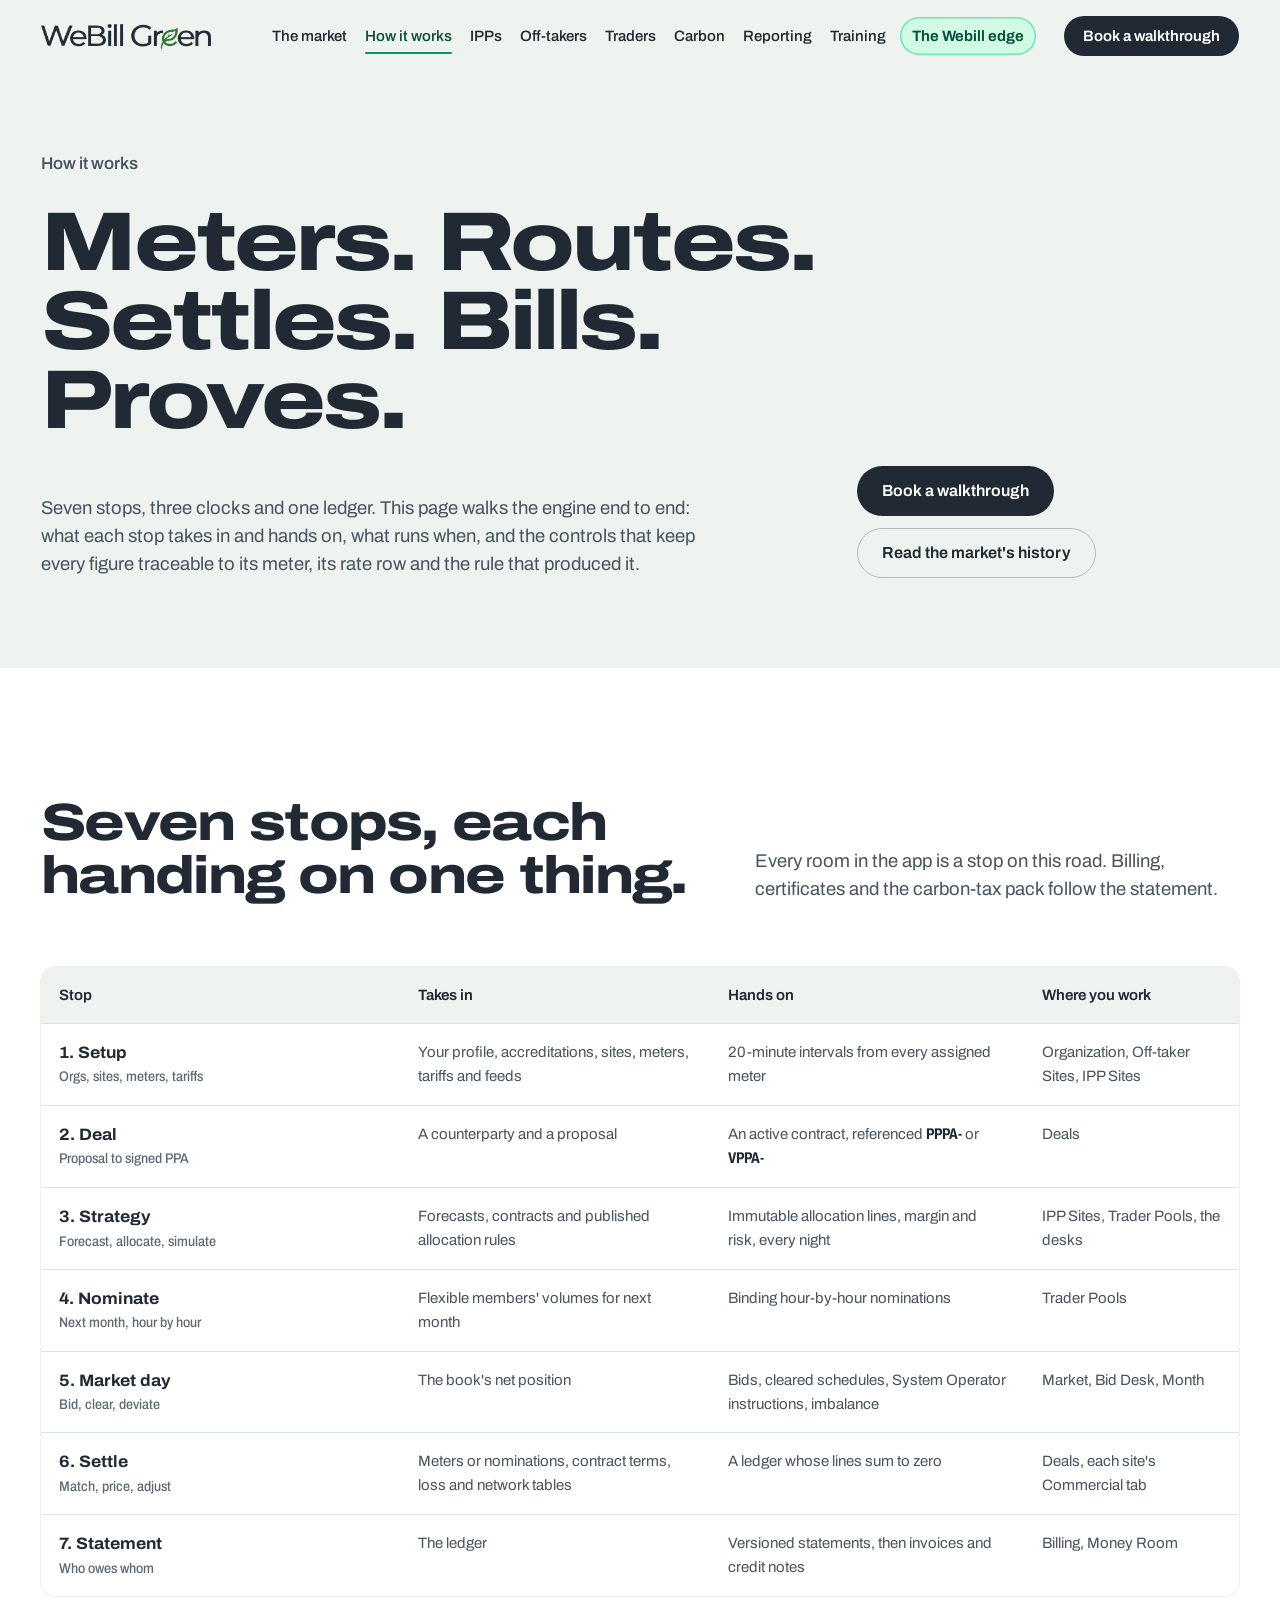
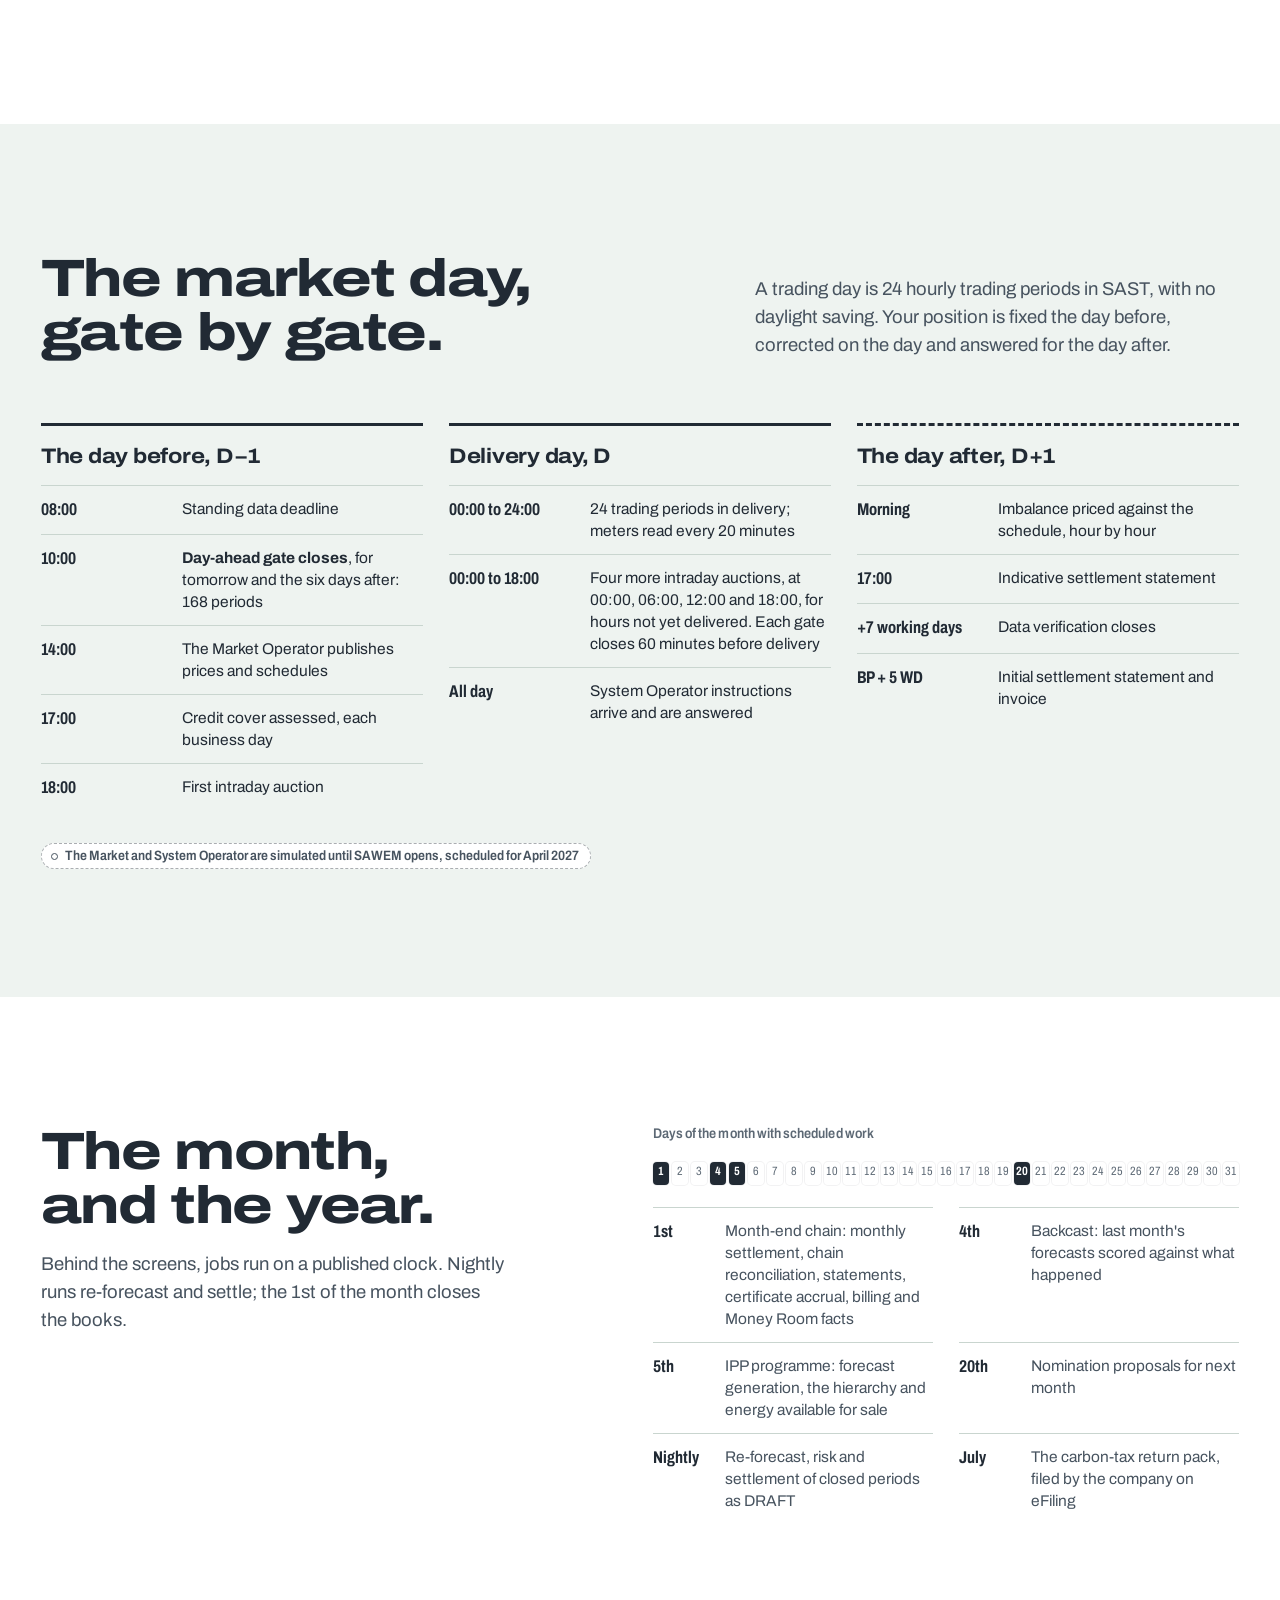
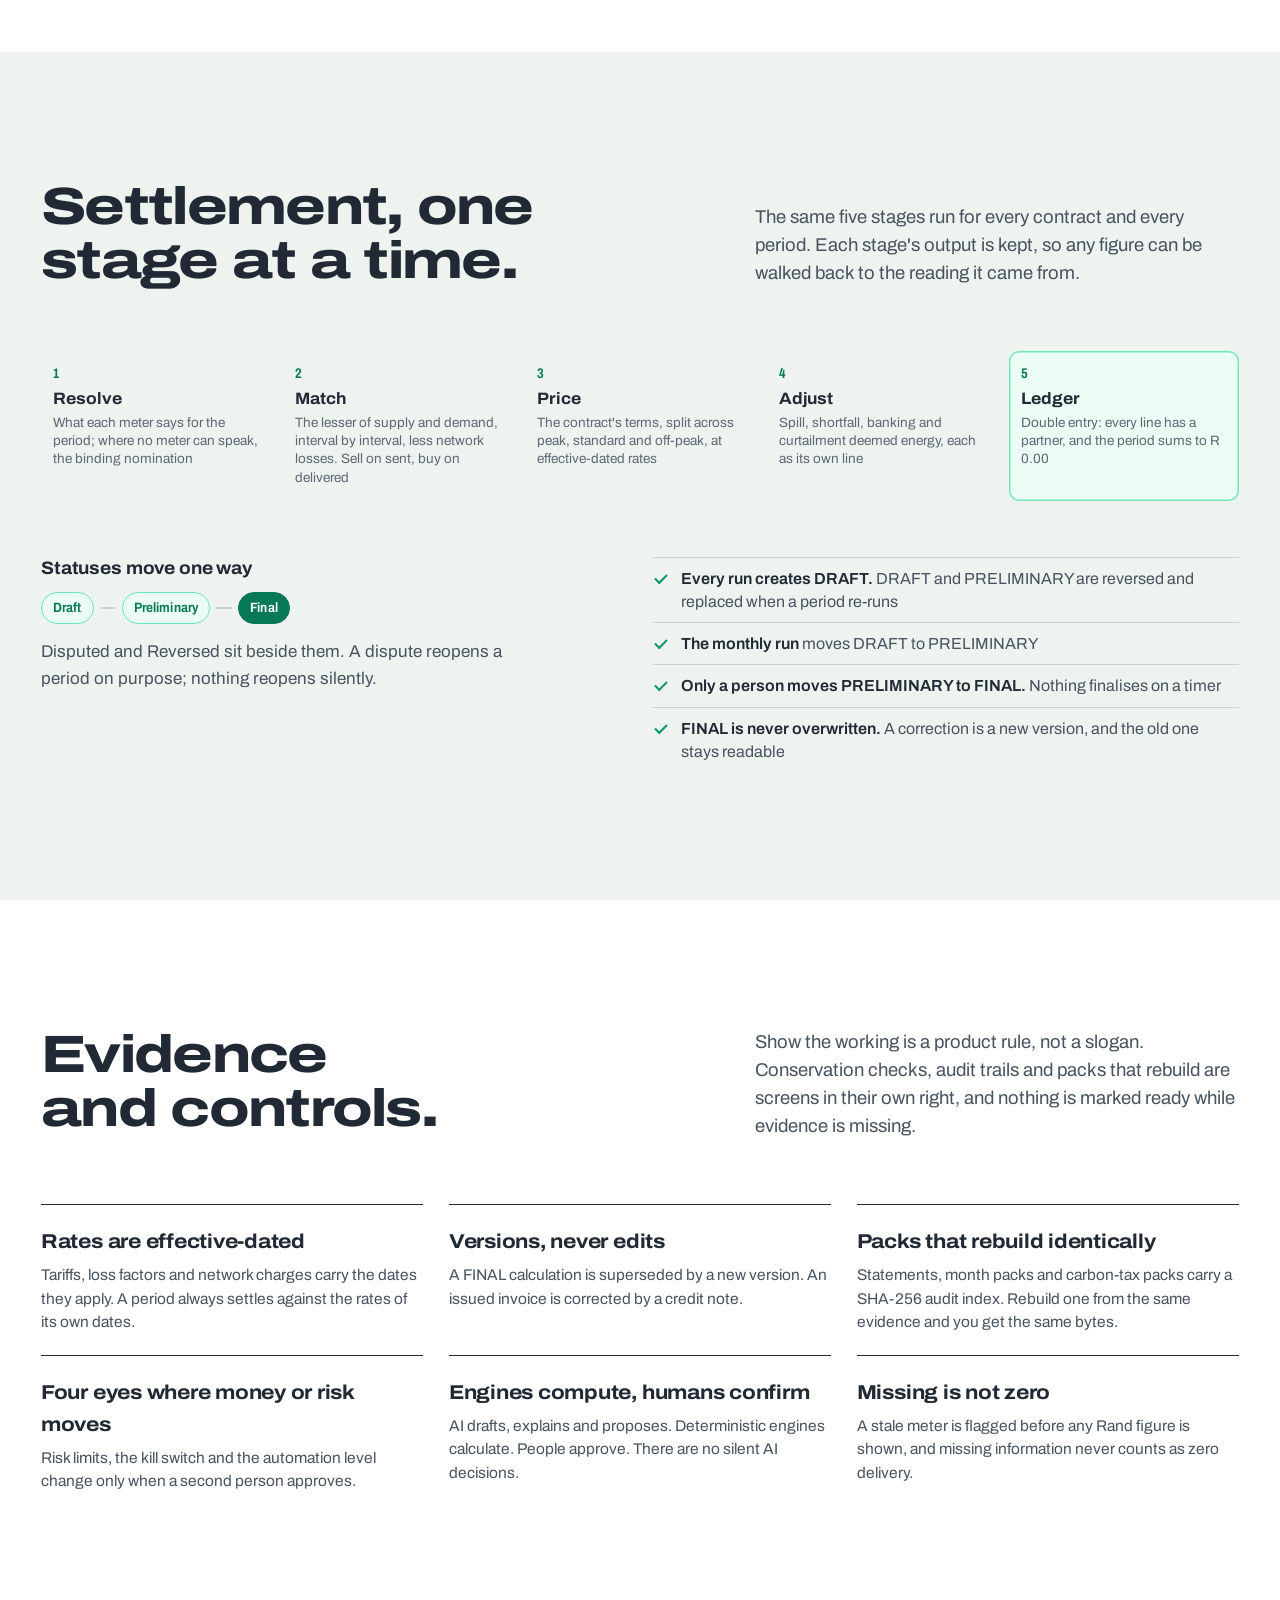
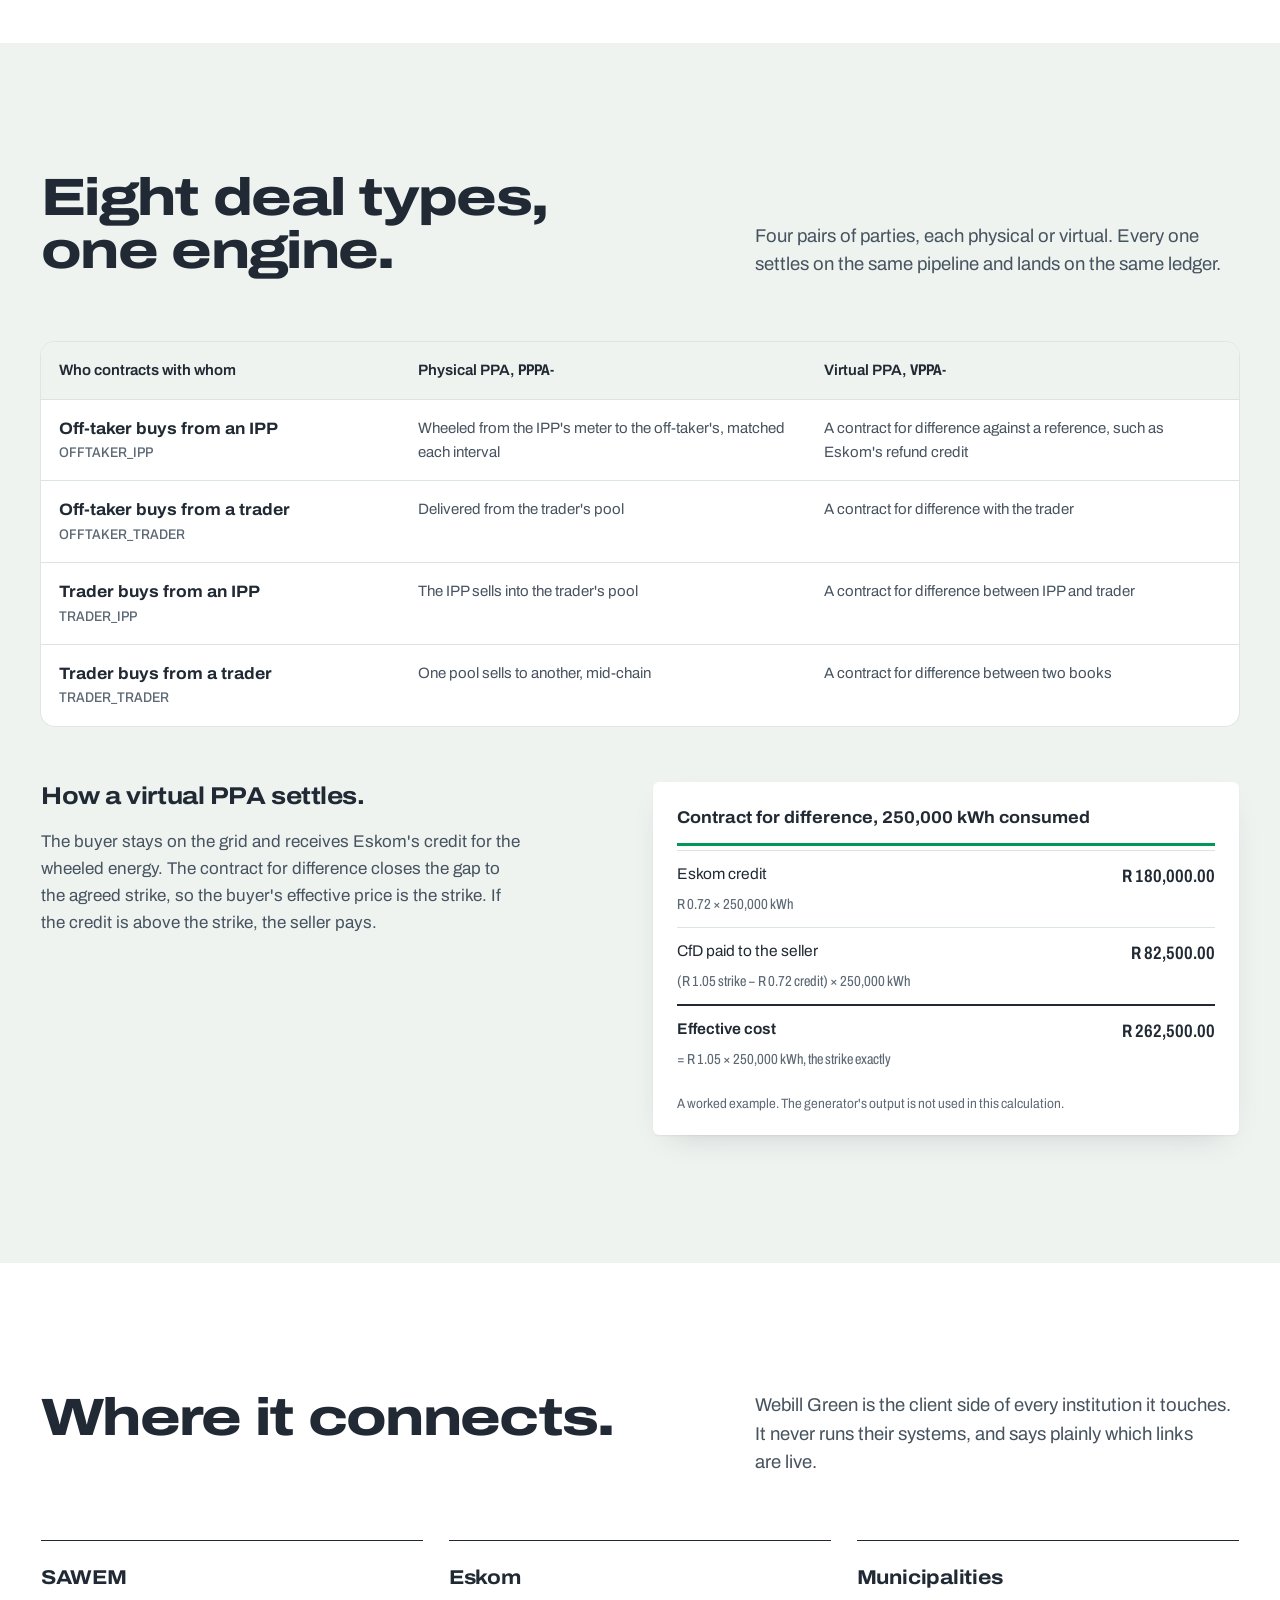
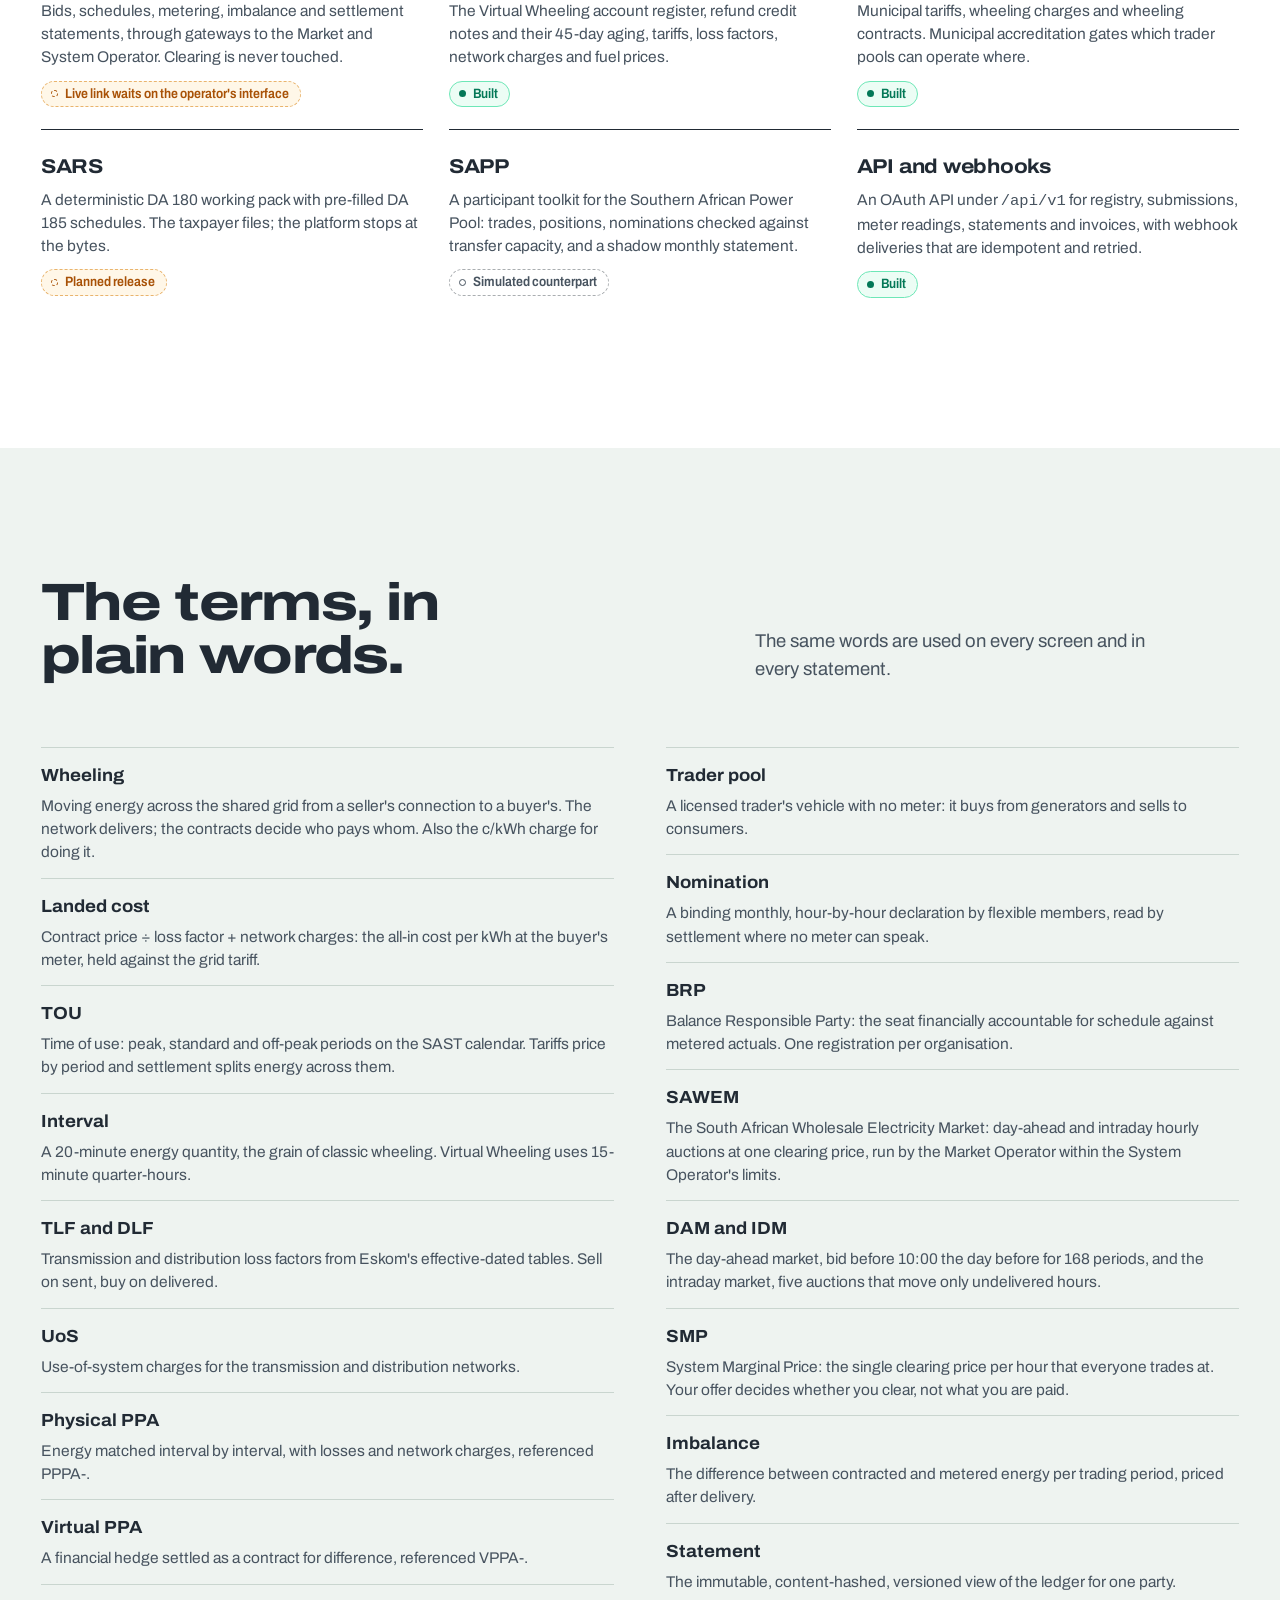
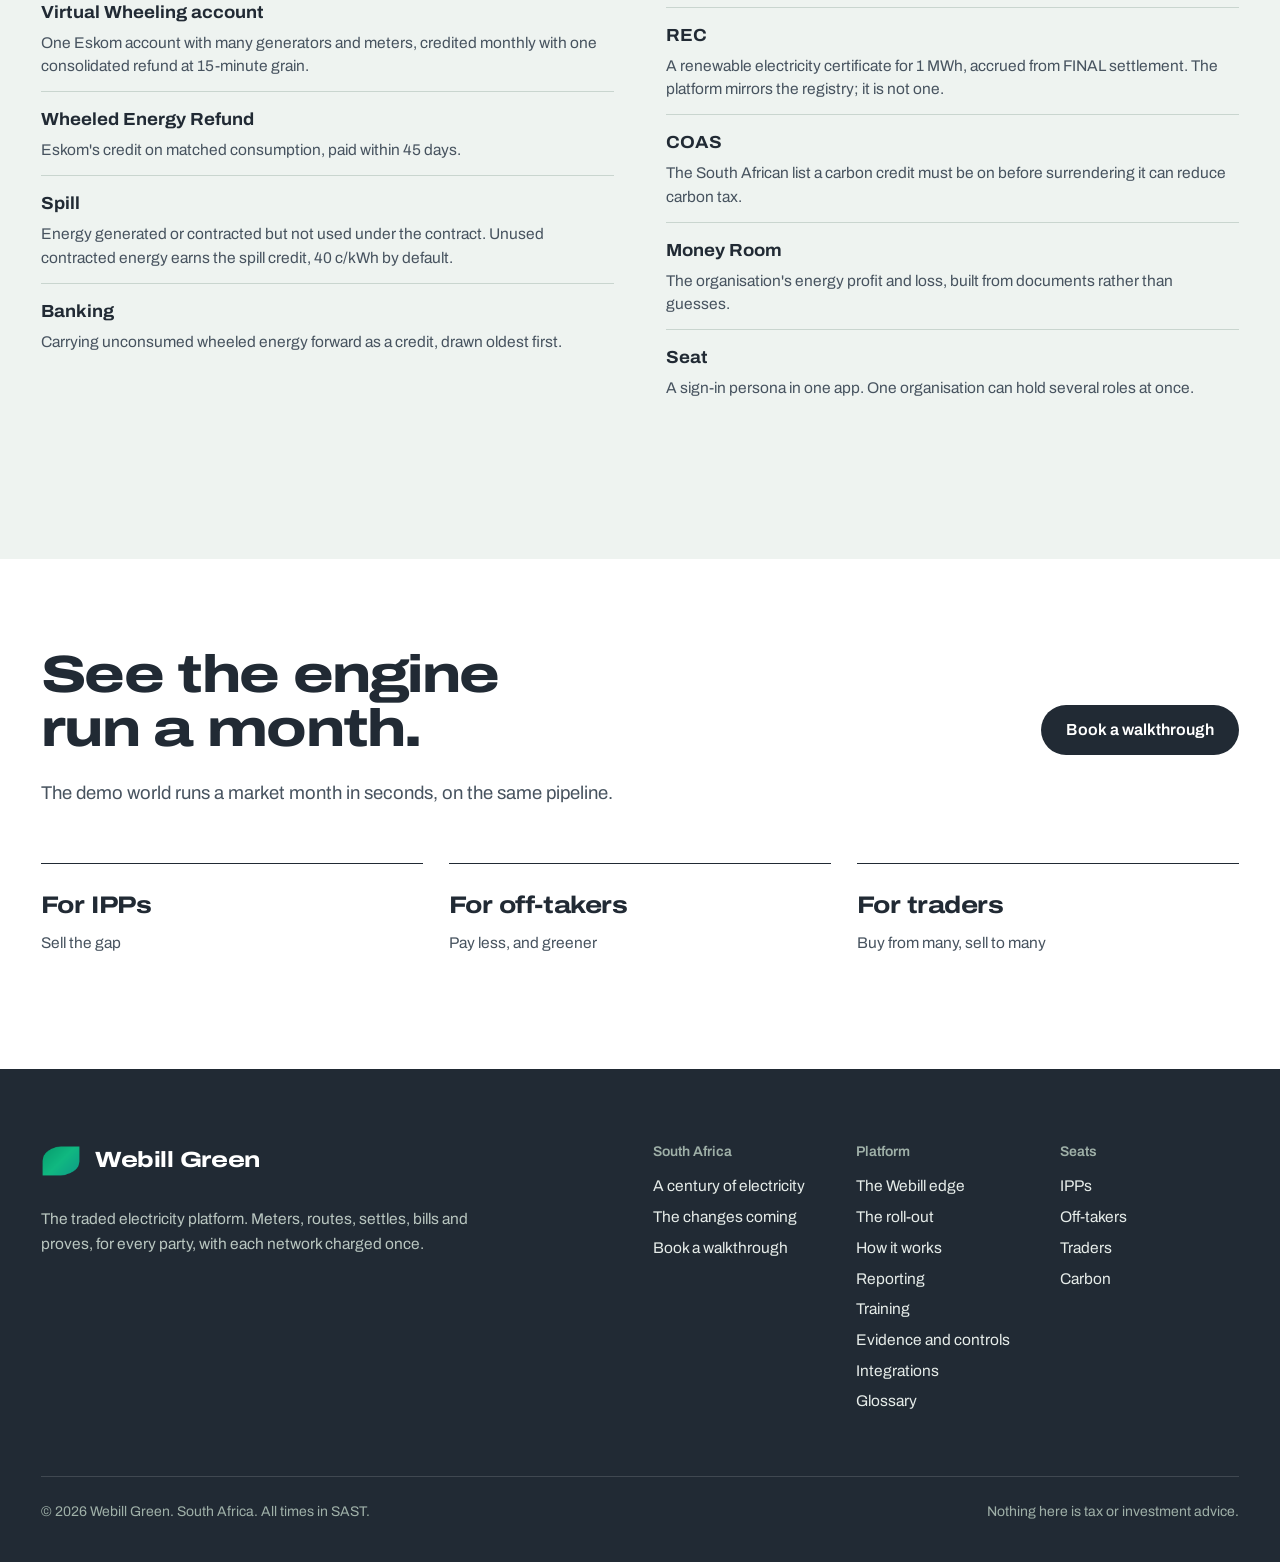
<file: how-it-works.html>
<!doctype html>
<html lang="en-ZA">
<head>
  <meta charset="utf-8">
  <meta name="viewport" content="width=device-width, initial-scale=1">
  <title>How it works · Webill Green</title>
  <meta name="description" content="How Webill Green carries a kilowatt-hour from the meter to the invoice: seven stops, the market day, the monthly rhythm, settlement to a zero-sum ledger and the evidence behind every figure.">
  <meta name="theme-color" content="#059669">
  <link rel="icon" href="assets/webill-green-mark.png" type="image/png">
  <link rel="preconnect" href="https://fonts.googleapis.com">
  <link rel="preconnect" href="https://fonts.gstatic.com" crossorigin>
  <link href="https://fonts.googleapis.com/css2?family=Archivo:wdth,wght@62..125,100..900&display=swap" rel="stylesheet">
  <link rel="stylesheet" href="assets/site.css">
  <script>document.documentElement.classList.add("js")</script>
</head>
<body>
  <a class="skip-link" href="#main">Skip to content</a>

  <header class="site-header" data-header>
    <div class="wrap site-header__inner">
      <a class="brand" href="index.html" aria-label="Webill Green home">
        <img src="assets/webill-green-logo.png" alt="Webill Green" width="1100" height="162">
      </a>
      <nav class="site-nav" id="site-nav" aria-label="Main">
        <a href="market.html">The market</a>
        <a href="how-it-works.html">How it works</a>
        <a href="ipps.html">IPPs</a>
        <a href="off-takers.html">Off-takers</a>
        <a href="traders.html">Traders</a>
        <a href="carbon.html">Carbon</a>
        <a href="reports.html">Reporting</a>
        <a href="training.html">Training</a>
        <a class="site-nav__edge" href="edge.html">The Webill edge</a>
      </nav>
      <div class="site-header__actions">
        <a class="btn btn--ink btn--small" href="index.html#walkthrough">Book a walkthrough</a>
        <button class="menu-toggle" type="button" aria-expanded="false" aria-controls="site-nav" data-menu-toggle>
          <span class="menu-toggle__bars" aria-hidden="true"><span></span><span></span><span></span></span>
          Menu
        </button>
      </div>
    </div>
  </header>

  <main id="main">
    <section class="page-hero" aria-labelledby="page-title">
      <div class="wrap page-hero__grid">
        <p class="page-hero__who">How it works</p>
        <h1 class="h-display page-hero__title" id="page-title">Meters. Routes.<br>Settles. Bills.<br>Proves.</h1>
        <p class="lede page-hero__lede">Seven stops, three clocks and one ledger. This page walks the engine end to end: what each stop takes in and hands on, what runs when, and the controls that keep every figure traceable to its meter, its rate row and the rule that produced it.</p>
        <div class="btn-row page-hero__aside">
          <a class="btn btn--ink" href="index.html#walkthrough">Book a walkthrough</a>
          <a class="btn btn--ghost" href="market.html">Read the market's history</a>
        </div>
      </div>
    </section>

    <section class="section section--paper" aria-labelledby="stops-title">
      <div class="wrap">
        <div class="section-head section-head--split">
          <h2 class="h-section" id="stops-title">Seven stops, each handing on one thing.</h2>
          <p class="lede">Every room in the app is a stop on this road. Billing, certificates and the carbon-tax pack follow the statement.</p>
        </div>
        <table class="matrix" aria-describedby="stops-title">
          <thead><tr><th scope="col">Stop</th><th scope="col">Takes in</th><th scope="col">Hands on</th><th scope="col">Where you work</th></tr></thead>
          <tbody>
            <tr><th scope="row">1. Setup<small>Orgs, sites, meters, tariffs</small></th><td data-label="Takes in">Your profile, accreditations, sites, meters, tariffs and feeds</td><td data-label="Hands on">20-minute intervals from every assigned meter</td><td data-label="Where">Organization, Off-taker Sites, IPP Sites</td></tr>
            <tr><th scope="row">2. Deal<small>Proposal to signed PPA</small></th><td data-label="Takes in">A counterparty and a proposal</td><td data-label="Hands on">An active contract, referenced <code>PPPA-</code> or <code>VPPA-</code></td><td data-label="Where">Deals</td></tr>
            <tr><th scope="row">3. Strategy<small>Forecast, allocate, simulate</small></th><td data-label="Takes in">Forecasts, contracts and published allocation rules</td><td data-label="Hands on">Immutable allocation lines, margin and risk, every night</td><td data-label="Where">IPP Sites, Trader Pools, the desks</td></tr>
            <tr><th scope="row">4. Nominate<small>Next month, hour by hour</small></th><td data-label="Takes in">Flexible members' volumes for next month</td><td data-label="Hands on">Binding hour-by-hour nominations</td><td data-label="Where">Trader Pools</td></tr>
            <tr><th scope="row">5. Market day<small>Bid, clear, deviate</small></th><td data-label="Takes in">The book's net position</td><td data-label="Hands on">Bids, cleared schedules, System Operator instructions, imbalance</td><td data-label="Where">Market, Bid Desk, Month</td></tr>
            <tr><th scope="row">6. Settle<small>Match, price, adjust</small></th><td data-label="Takes in">Meters or nominations, contract terms, loss and network tables</td><td data-label="Hands on">A ledger whose lines sum to zero</td><td data-label="Where">Deals, each site's Commercial tab</td></tr>
            <tr><th scope="row">7. Statement<small>Who owes whom</small></th><td data-label="Takes in">The ledger</td><td data-label="Hands on">Versioned statements, then invoices and credit notes</td><td data-label="Where">Billing, Money Room</td></tr>
          </tbody>
        </table>
      </div>
    </section>

    <section class="section" id="market-day" aria-labelledby="market-title">
      <div class="wrap">
        <div class="section-head section-head--split">
          <h2 class="h-section" id="market-title">The market day, gate by gate.</h2>
          <p class="lede">A trading day is 24 hourly trading periods in SAST, with no daylight saving. Your position is fixed the day before, corrected on the day and answered for the day after.</p>
        </div>

        <div class="status-board status-board--3">
          <div class="status-col">
            <h3 style="margin-top:0">The day before, D−1</h3>
            <ul class="dayline-list">
              <li><time>08:00</time><span>Standing data deadline</span></li>
              <li><time>10:00</time><span><strong>Day-ahead gate closes</strong>, for tomorrow and the six days after: 168 periods</span></li>
              <li><time>14:00</time><span>The Market Operator publishes prices and schedules</span></li>
              <li><time>17:00</time><span>Credit cover assessed, each business day</span></li>
              <li><time>18:00</time><span>First intraday auction</span></li>
            </ul>
          </div>
          <div class="status-col">
            <h3 style="margin-top:0">Delivery day, D</h3>
            <ul class="dayline-list">
              <li><time>00:00 to 24:00</time><span>24 trading periods in delivery; meters read every 20 minutes</span></li>
              <li><time>00:00 to 18:00</time><span>Four more intraday auctions, at 00:00, 06:00, 12:00 and 18:00, for hours not yet delivered. Each gate closes 60 minutes before delivery</span></li>
              <li><time>All day</time><span>System Operator instructions arrive and are answered</span></li>
            </ul>
          </div>
          <div class="status-col status-col--dashed">
            <h3 style="margin-top:0">The day after, D+1</h3>
            <ul class="dayline-list">
              <li><time>Morning</time><span>Imbalance priced against the schedule, hour by hour</span></li>
              <li><time>17:00</time><span>Indicative settlement statement</span></li>
              <li><time>+7 working days</time><span>Data verification closes</span></li>
              <li><time>BP + 5 WD</time><span>Initial settlement statement and invoice</span></li>
            </ul>
          </div>
        </div>
        <p style="margin-top:28px"><span class="chip chip--simulated">The Market and System Operator are simulated until SAWEM opens, scheduled for April 2027</span></p>
      </div>
    </section>

    <section class="section section--paper" aria-labelledby="month-title">
      <div class="wrap split">
        <div class="split__a stack-l">
          <h2 class="h-section" id="month-title">The month, and the year.</h2>
          <p class="lede">Behind the screens, jobs run on a published clock. Nightly runs re-forecast and settle; the 1st of the month closes the books.</p>
        </div>
        <div class="split__b">
          <p class="label">Days of the month with scheduled work</p>
          <div class="month" aria-hidden="true">
            <span class="is-job">1</span><span>2</span><span>3</span><span class="is-job">4</span><span class="is-job">5</span><span>6</span><span>7</span><span>8</span><span>9</span><span>10</span><span>11</span><span>12</span><span>13</span><span>14</span><span>15</span><span>16</span><span>17</span><span>18</span><span>19</span><span class="is-job">20</span><span>21</span><span>22</span><span>23</span><span>24</span><span>25</span><span>26</span><span>27</span><span>28</span><span>29</span><span>30</span><span>31</span>
          </div>
          <ul class="month-key">
            <li><b>1st</b><span>Month-end chain: monthly settlement, chain reconciliation, statements, certificate accrual, billing and Money Room facts</span></li>
            <li><b>4th</b><span>Backcast: last month's forecasts scored against what happened</span></li>
            <li><b>5th</b><span>IPP programme: forecast generation, the hierarchy and energy available for sale</span></li>
            <li><b>20th</b><span>Nomination proposals for next month</span></li>
            <li><b>Nightly</b><span>Re-forecast, risk and settlement of closed periods as DRAFT</span></li>
            <li><b>July</b><span>The carbon-tax return pack, filed by the company on eFiling</span></li>
          </ul>
        </div>
      </div>
    </section>

    <section class="section" id="settlement" aria-labelledby="settle-title">
      <div class="wrap">
        <div class="section-head section-head--split">
          <h2 class="h-section" id="settle-title">Settlement, one stage at a time.</h2>
          <p class="lede">The same five stages run for every contract and every period. Each stage's output is kept, so any figure can be walked back to the reading it came from.</p>
        </div>
        <ol class="pipeline" style="gap:12px">
          <li><b>1</b><strong>Resolve</strong><small>What each meter says for the period; where no meter can speak, the binding nomination</small></li>
          <li><b>2</b><strong>Match</strong><small>The lesser of supply and demand, interval by interval, less network losses. Sell on sent, buy on delivered</small></li>
          <li><b>3</b><strong>Price</strong><small>The contract's terms, split across peak, standard and off-peak, at effective-dated rates</small></li>
          <li><b>4</b><strong>Adjust</strong><small>Spill, shortfall, banking and curtailment deemed energy, each as its own line</small></li>
          <li><b>5</b><strong>Ledger</strong><small>Double entry: every line has a partner, and the period sums to R 0.00</small></li>
        </ol>
        <div class="split" style="margin-top:56px">
          <div class="split__a">
            <p class="h-minor">Statuses move one way</p>
            <ol class="rail" style="margin-top:12px">
              <li><span class="rail__pill rail__pill--done">Draft</span></li>
              <li><span class="rail__pill rail__pill--done">Preliminary</span></li>
              <li><span class="rail__pill rail__pill--now">Final</span></li>
            </ol>
            <p class="prose" style="margin-top:14px">Disputed and Reversed sit beside them. A dispute reopens a period on purpose; nothing reopens silently.</p>
          </div>
          <div class="split__b">
            <ul class="checklist" style="margin-top:0">
              <li><strong>Every run creates DRAFT.</strong> DRAFT and PRELIMINARY are reversed and replaced when a period re-runs</li>
              <li><strong>The monthly run</strong> moves DRAFT to PRELIMINARY</li>
              <li><strong>Only a person moves PRELIMINARY to FINAL.</strong> Nothing finalises on a timer</li>
              <li><strong>FINAL is never overwritten.</strong> A correction is a new version, and the old one stays readable</li>
            </ul>
          </div>
        </div>
      </div>
    </section>

    <section class="section section--paper" id="evidence" aria-labelledby="evidence-title">
      <div class="wrap">
        <div class="section-head section-head--split">
          <h2 class="h-section" id="evidence-title">Evidence and controls.</h2>
          <p class="lede">Show the working is a product rule, not a slogan. Conservation checks, audit trails and packs that rebuild are screens in their own right, and nothing is marked ready while evidence is missing.</p>
        </div>
        <ul class="integrations">
          <li><strong>Rates are effective-dated</strong><p>Tariffs, loss factors and network charges carry the dates they apply. A period always settles against the rates of its own dates.</p></li>
          <li><strong>Versions, never edits</strong><p>A FINAL calculation is superseded by a new version. An issued invoice is corrected by a credit note.</p></li>
          <li><strong>Packs that rebuild identically</strong><p>Statements, month packs and carbon-tax packs carry a SHA-256 audit index. Rebuild one from the same evidence and you get the same bytes.</p></li>
          <li><strong>Four eyes where money or risk moves</strong><p>Risk limits, the kill switch and the automation level change only when a second person approves.</p></li>
          <li><strong>Engines compute, humans confirm</strong><p>AI drafts, explains and proposes. Deterministic engines calculate. People approve. There are no silent AI decisions.</p></li>
          <li><strong>Missing is not zero</strong><p>A stale meter is flagged before any Rand figure is shown, and missing information never counts as zero delivery.</p></li>
        </ul>
      </div>
    </section>

    <section class="section" aria-labelledby="deals-title">
      <div class="wrap">
        <div class="section-head section-head--split">
          <h2 class="h-section" id="deals-title">Eight deal types, one engine.</h2>
          <p class="lede">Four pairs of parties, each physical or virtual. Every one settles on the same pipeline and lands on the same ledger.</p>
        </div>
        <table class="matrix">
          <thead><tr><th scope="col">Who contracts with whom</th><th scope="col">Physical PPA, <code>PPPA-</code></th><th scope="col">Virtual PPA, <code>VPPA-</code></th></tr></thead>
          <tbody>
            <tr><th scope="row">Off-taker buys from an IPP<small>OFFTAKER_IPP</small></th><td data-label="Physical">Wheeled from the IPP's meter to the off-taker's, matched each interval</td><td data-label="Virtual">A contract for difference against a reference, such as Eskom's refund credit</td></tr>
            <tr><th scope="row">Off-taker buys from a trader<small>OFFTAKER_TRADER</small></th><td data-label="Physical">Delivered from the trader's pool</td><td data-label="Virtual">A contract for difference with the trader</td></tr>
            <tr><th scope="row">Trader buys from an IPP<small>TRADER_IPP</small></th><td data-label="Physical">The IPP sells into the trader's pool</td><td data-label="Virtual">A contract for difference between IPP and trader</td></tr>
            <tr><th scope="row">Trader buys from a trader<small>TRADER_TRADER</small></th><td data-label="Physical">One pool sells to another, mid-chain</td><td data-label="Virtual">A contract for difference between two books</td></tr>
          </tbody>
        </table>

        <div class="split" style="margin-top:56px">
          <div class="split__a stack-l">
            <h2 class="h-sub">How a virtual PPA settles.</h2>
            <p class="prose">The buyer stays on the grid and receives Eskom's credit for the wheeled energy. The contract for difference closes the gap to the agreed strike, so the buyer's effective price is the strike. If the credit is above the strike, the seller pays.</p>
          </div>
          <div class="split__b">
            <div class="doc-mini">
              <p class="doc-mini__head">Contract for difference, 250,000 kWh consumed</p>
              <ul class="build-up" style="margin-top:4px">
                <li><span>Eskom credit</span><span class="v">R 180,000.00</span><span class="f">R 0.72 × 250,000 kWh</span></li>
                <li><span>CfD paid to the seller</span><span class="v">R 82,500.00</span><span class="f">(R 1.05 strike − R 0.72 credit) × 250,000 kWh</span></li>
                <li class="is-total"><span>Effective cost</span><span class="v">R 262,500.00</span><span class="f">= R 1.05 × 250,000 kWh, the strike exactly</span></li>
              </ul>
              <p class="source" style="margin-top:12px">A worked example. The generator's output is not used in this calculation.</p>
            </div>
          </div>
        </div>
      </div>
    </section>

    <section class="section section--paper" id="integrations" aria-labelledby="int-title">
      <div class="wrap">
        <div class="section-head section-head--split">
          <h2 class="h-section" id="int-title">Where it connects.</h2>
          <p class="lede">Webill Green is the client side of every institution it touches. It never runs their systems, and says plainly which links are live.</p>
        </div>
        <ul class="integrations">
          <li><strong>SAWEM</strong><p>Bids, schedules, metering, imbalance and settlement statements, through gateways to the Market and System Operator. Clearing is never touched.</p><span class="chip chip--waiting">Live link waits on the operator's interface</span></li>
          <li><strong>Eskom</strong><p>The Virtual Wheeling account register, refund credit notes and their 45-day aging, tariffs, loss factors, network charges and fuel prices.</p><span class="chip chip--built">Built</span></li>
          <li><strong>Municipalities</strong><p>Municipal tariffs, wheeling charges and wheeling contracts. Municipal accreditation gates which trader pools can operate where.</p><span class="chip chip--built">Built</span></li>
          <li><strong>SARS</strong><p>A deterministic DA 180 working pack with pre-filled DA 185 schedules. The taxpayer files; the platform stops at the bytes.</p><span class="chip chip--planned">Planned release</span></li>
          <li><strong>SAPP</strong><p>A participant toolkit for the Southern African Power Pool: trades, positions, nominations checked against transfer capacity, and a shadow monthly statement.</p><span class="chip chip--simulated">Simulated counterpart</span></li>
          <li><strong>API and webhooks</strong><p>An OAuth API under <code>/api/v1</code> for registry, submissions, meter readings, statements and invoices, with webhook deliveries that are idempotent and retried.</p><span class="chip chip--built">Built</span></li>
        </ul>
      </div>
    </section>

    <section class="section" id="glossary" aria-labelledby="glossary-title">
      <div class="wrap">
        <div class="section-head section-head--split">
          <h2 class="h-section" id="glossary-title">The terms, in plain words.</h2>
          <p class="lede">The same words are used on every screen and in every statement.</p>
        </div>
        <dl class="glossary">
          <div><dt>Wheeling</dt><dd>Moving energy across the shared grid from a seller's connection to a buyer's. The network delivers; the contracts decide who pays whom. Also the c/kWh charge for doing it.</dd></div>
          <div><dt>Landed cost</dt><dd>Contract price ÷ loss factor + network charges: the all-in cost per kWh at the buyer's meter, held against the grid tariff.</dd></div>
          <div><dt>TOU</dt><dd>Time of use: peak, standard and off-peak periods on the SAST calendar. Tariffs price by period and settlement splits energy across them.</dd></div>
          <div><dt>Interval</dt><dd>A 20-minute energy quantity, the grain of classic wheeling. Virtual Wheeling uses 15-minute quarter-hours.</dd></div>
          <div><dt>TLF and DLF</dt><dd>Transmission and distribution loss factors from Eskom's effective-dated tables. Sell on sent, buy on delivered.</dd></div>
          <div><dt>UoS</dt><dd>Use-of-system charges for the transmission and distribution networks.</dd></div>
          <div><dt>Physical PPA</dt><dd>Energy matched interval by interval, with losses and network charges, referenced PPPA-.</dd></div>
          <div><dt>Virtual PPA</dt><dd>A financial hedge settled as a contract for difference, referenced VPPA-.</dd></div>
          <div><dt>Virtual Wheeling account</dt><dd>One Eskom account with many generators and meters, credited monthly with one consolidated refund at 15-minute grain.</dd></div>
          <div><dt>Wheeled Energy Refund</dt><dd>Eskom's credit on matched consumption, paid within 45 days.</dd></div>
          <div><dt>Spill</dt><dd>Energy generated or contracted but not used under the contract. Unused contracted energy earns the spill credit, 40 c/kWh by default.</dd></div>
          <div><dt>Banking</dt><dd>Carrying unconsumed wheeled energy forward as a credit, drawn oldest first.</dd></div>
          <div><dt>Trader pool</dt><dd>A licensed trader's vehicle with no meter: it buys from generators and sells to consumers.</dd></div>
          <div><dt>Nomination</dt><dd>A binding monthly, hour-by-hour declaration by flexible members, read by settlement where no meter can speak.</dd></div>
          <div><dt>BRP</dt><dd>Balance Responsible Party: the seat financially accountable for schedule against metered actuals. One registration per organisation.</dd></div>
          <div><dt>SAWEM</dt><dd>The South African Wholesale Electricity Market: day-ahead and intraday hourly auctions at one clearing price, run by the Market Operator within the System Operator's limits.</dd></div>
          <div><dt>DAM and IDM</dt><dd>The day-ahead market, bid before 10:00 the day before for 168 periods, and the intraday market, five auctions that move only undelivered hours.</dd></div>
          <div><dt>SMP</dt><dd>System Marginal Price: the single clearing price per hour that everyone trades at. Your offer decides whether you clear, not what you are paid.</dd></div>
          <div><dt>Imbalance</dt><dd>The difference between contracted and metered energy per trading period, priced after delivery.</dd></div>
          <div><dt>Statement</dt><dd>The immutable, content-hashed, versioned view of the ledger for one party.</dd></div>
          <div><dt>REC</dt><dd>A renewable electricity certificate for 1 MWh, accrued from FINAL settlement. The platform mirrors the registry; it is not one.</dd></div>
          <div><dt>COAS</dt><dd>The South African list a carbon credit must be on before surrendering it can reduce carbon tax.</dd></div>
          <div><dt>Money Room</dt><dd>The organisation's energy profit and loss, built from documents rather than guesses.</dd></div>
          <div><dt>Seat</dt><dd>A sign-in persona in one app. One organisation can hold several roles at once.</dd></div>
        </dl>
      </div>
    </section>

    <section class="section section--paper section--tight" aria-labelledby="next-title">
      <div class="wrap">
        <div class="cta-band">
          <h2 class="h-section" id="next-title">See the engine run a month.</h2>
          <div class="btn-row"><a class="btn btn--ink" href="index.html#walkthrough">Book a walkthrough</a></div>
          <p class="lede">The demo world runs a market month in seconds, on the same pipeline.</p>
        </div>
        <ul class="page-next" style="margin-top:56px">
          <li><a href="ipps.html"><strong>For IPPs</strong><span>Sell the gap</span></a></li>
          <li><a href="off-takers.html"><strong>For off-takers</strong><span>Pay less, and greener</span></a></li>
          <li><a href="traders.html"><strong>For traders</strong><span>Buy from many, sell to many</span></a></li>
        </ul>
      </div>
    </section>
  </main>

  <footer class="site-footer">
    <div class="wrap">
      <div class="site-footer__top">
        <div class="site-footer__brand">
          <a class="site-footer__mark" href="index.html"><img src="assets/webill-green-mark.png" alt="" width="40" height="40"><span class="site-footer__name">Webill Green</span></a>
          <p class="site-footer__tagline">The traded electricity platform. Meters, routes, settles, bills and proves, for every party, with each network charged once.</p>
        </div>
        <div class="site-footer__cols">
          <div>
            <h2>South Africa</h2>
            <ul>
              <li><a href="market.html#history">A century of electricity</a></li>
              <li><a href="market.html#coming">The changes coming</a></li>
              <li><a href="index.html#walkthrough">Book a walkthrough</a></li>
            </ul>
          </div>
          <div>
            <h2>Platform</h2>
            <ul>
              <li><a href="edge.html">The Webill edge</a></li>
              <li><a href="edge.html#rollout">The roll-out</a></li>
              <li><a href="how-it-works.html">How it works</a></li>
              <li><a href="reports.html">Reporting</a></li>
              <li><a href="training.html">Training</a></li>
              <li><a href="how-it-works.html#evidence">Evidence and controls</a></li>
              <li><a href="how-it-works.html#integrations">Integrations</a></li>
              <li><a href="how-it-works.html#glossary">Glossary</a></li>
            </ul>
          </div>
          <div>
            <h2>Seats</h2>
            <ul>
              <li><a href="ipps.html">IPPs</a></li>
              <li><a href="off-takers.html">Off-takers</a></li>
              <li><a href="traders.html">Traders</a></li>
              <li><a href="carbon.html">Carbon</a></li>
            </ul>
          </div>
        </div>
      </div>
      <div class="site-footer__base">
        <p>© <span data-year>2026</span> Webill Green. South Africa. All times in SAST.</p>
        <p>Nothing here is tax or investment advice.</p>
      </div>
    </div>
  </footer>

  <script src="assets/site.js" defer></script>
</body>
</html>
</file>
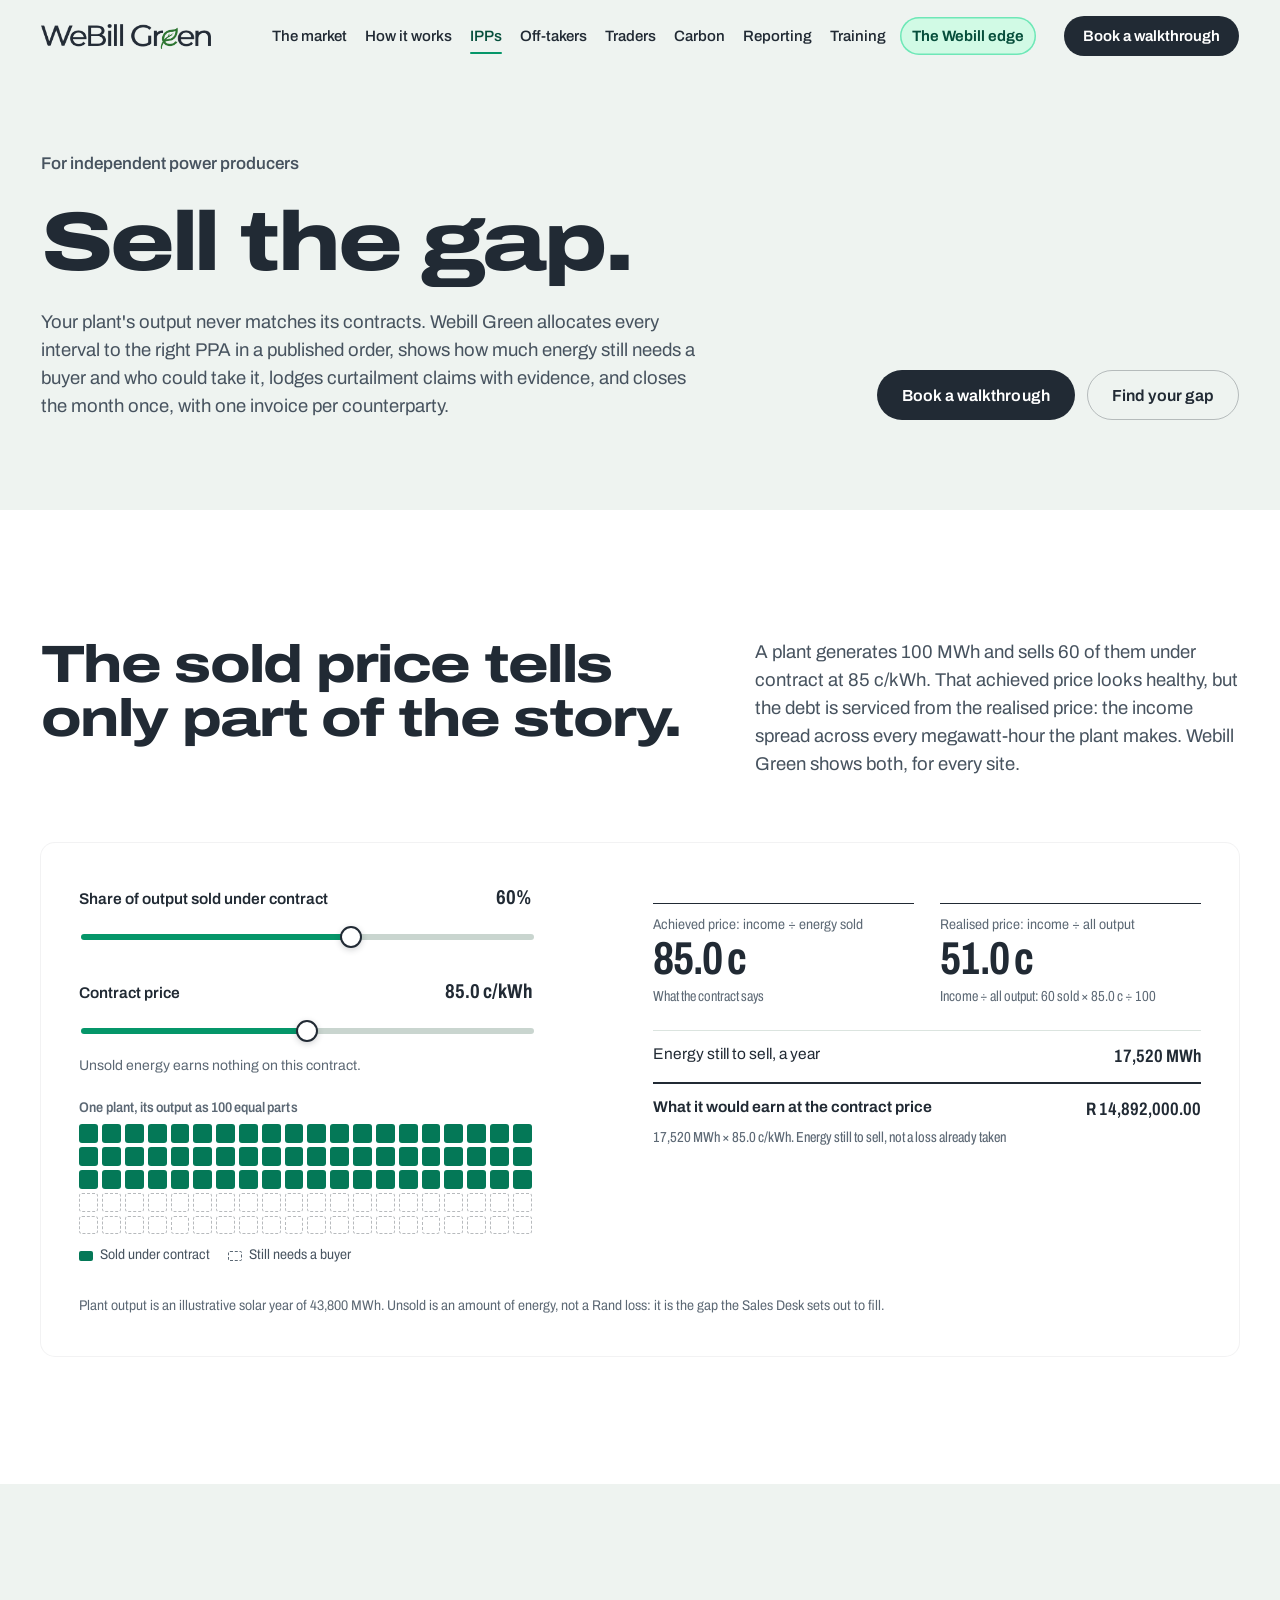
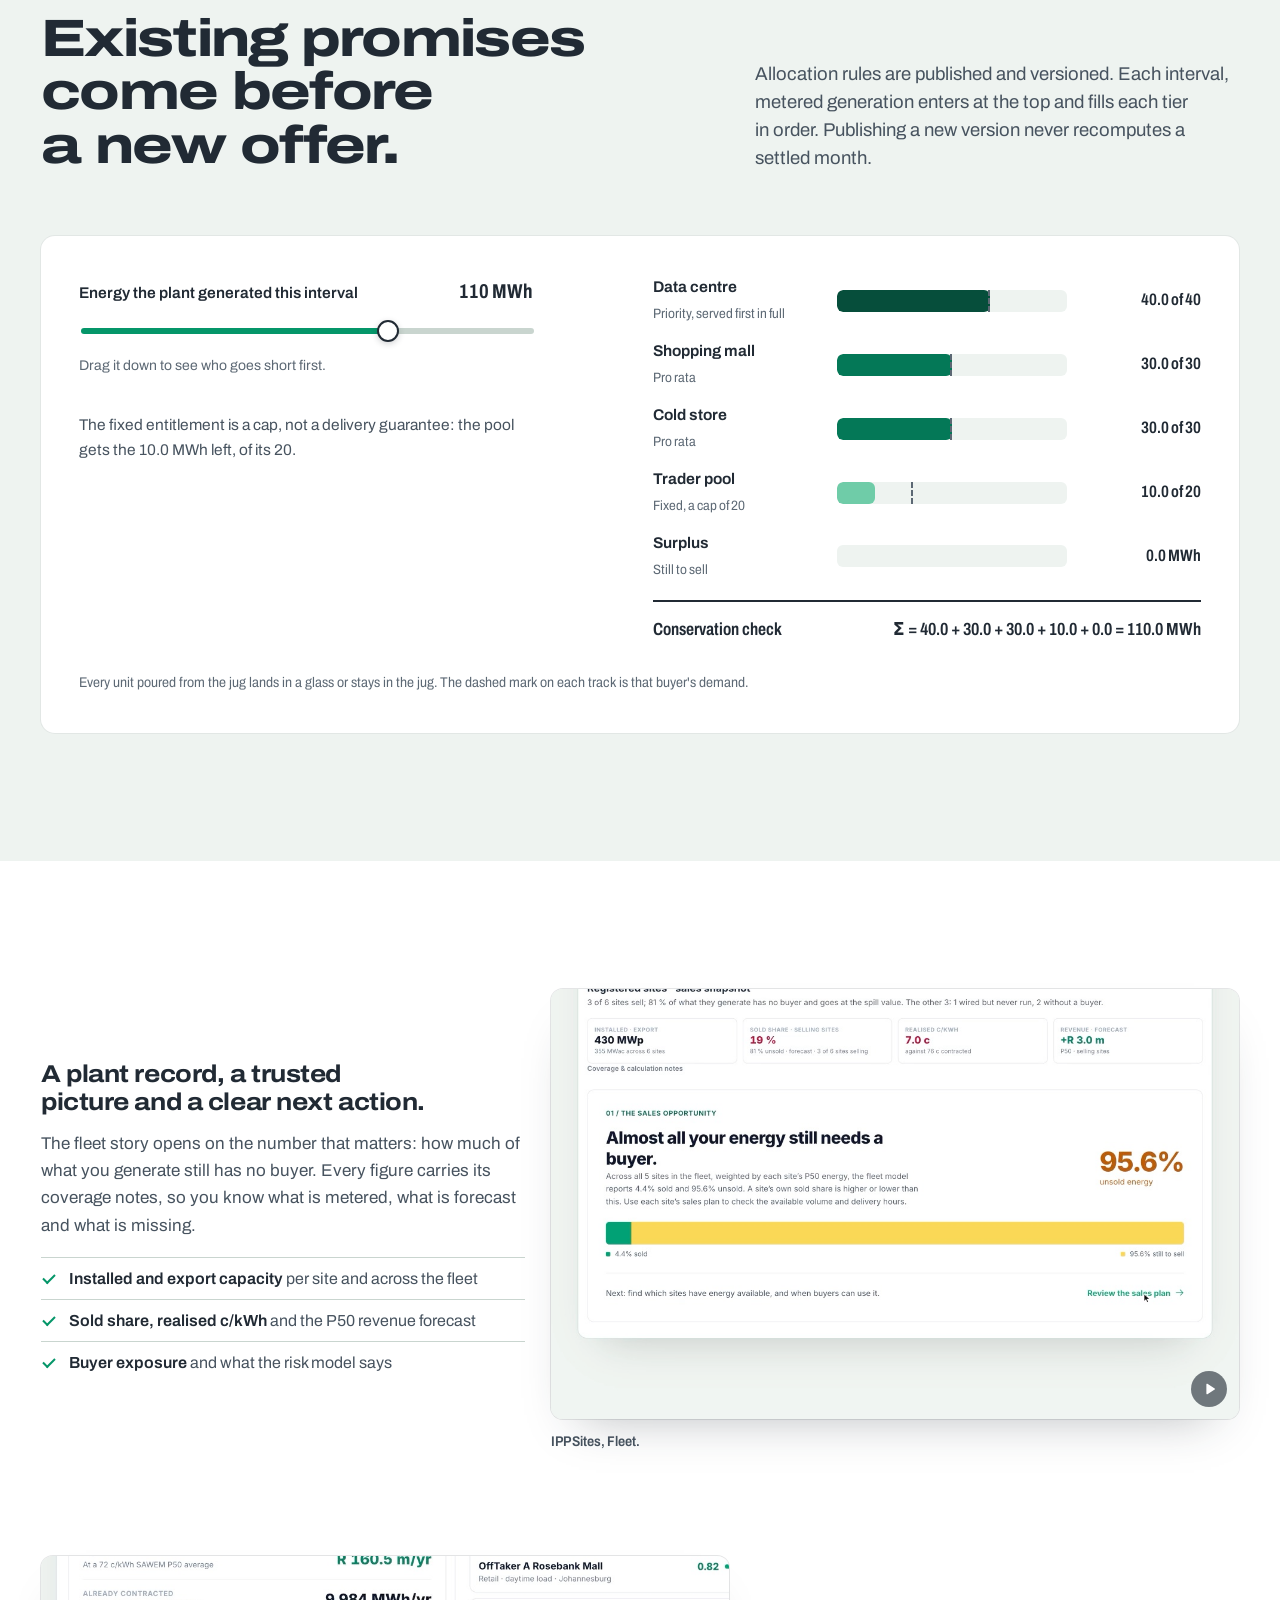
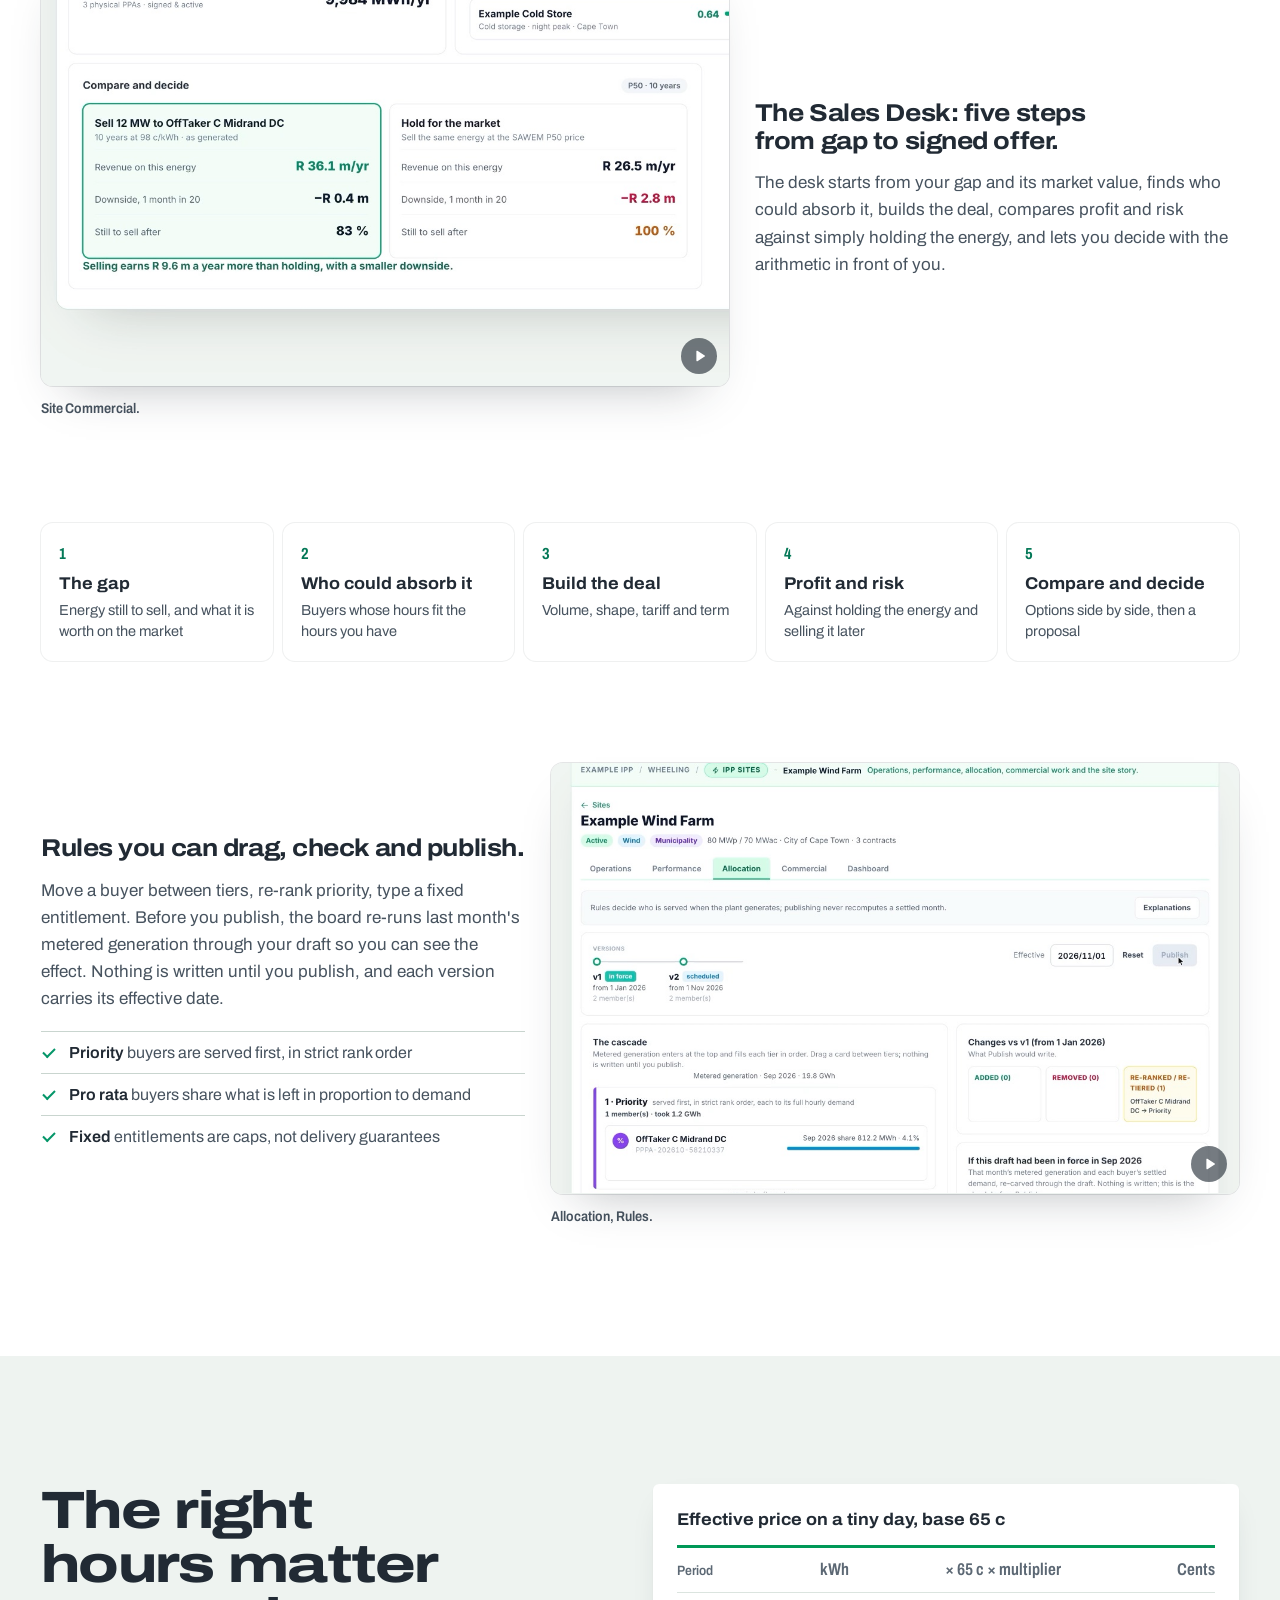
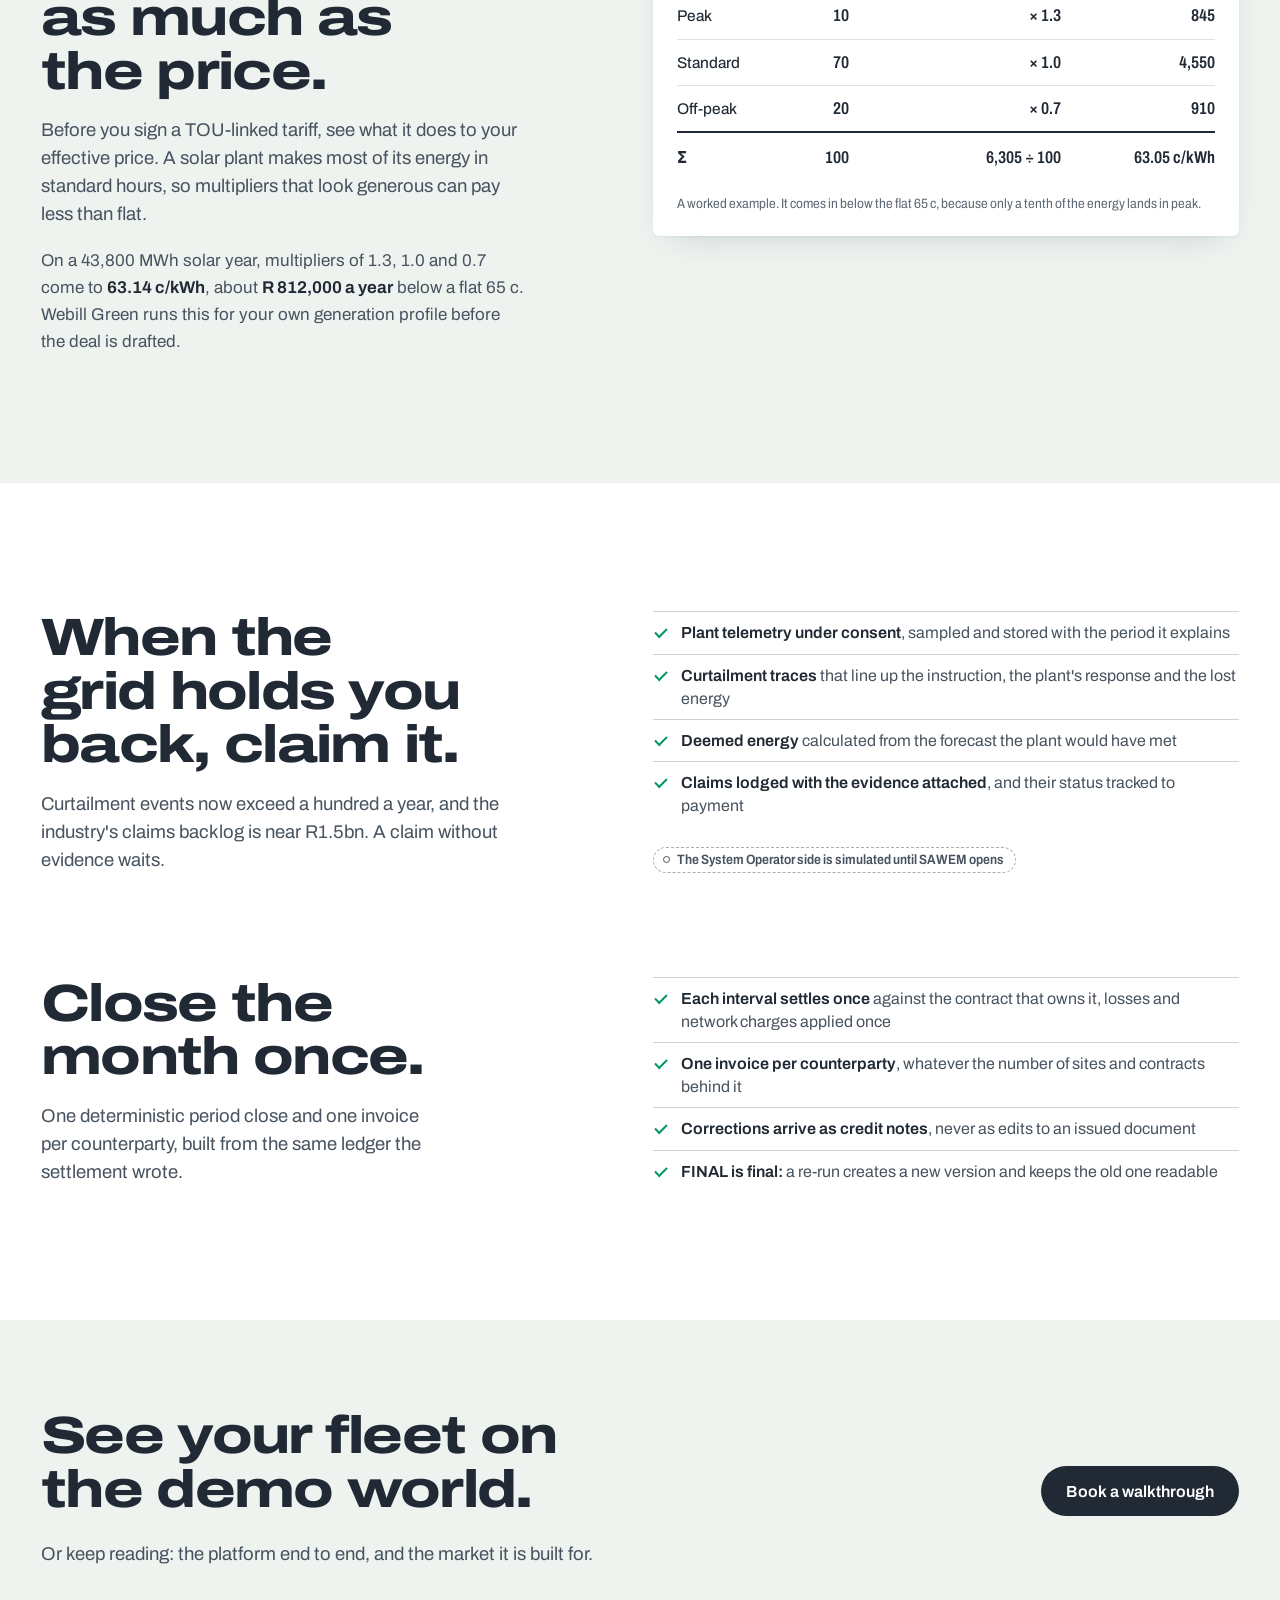
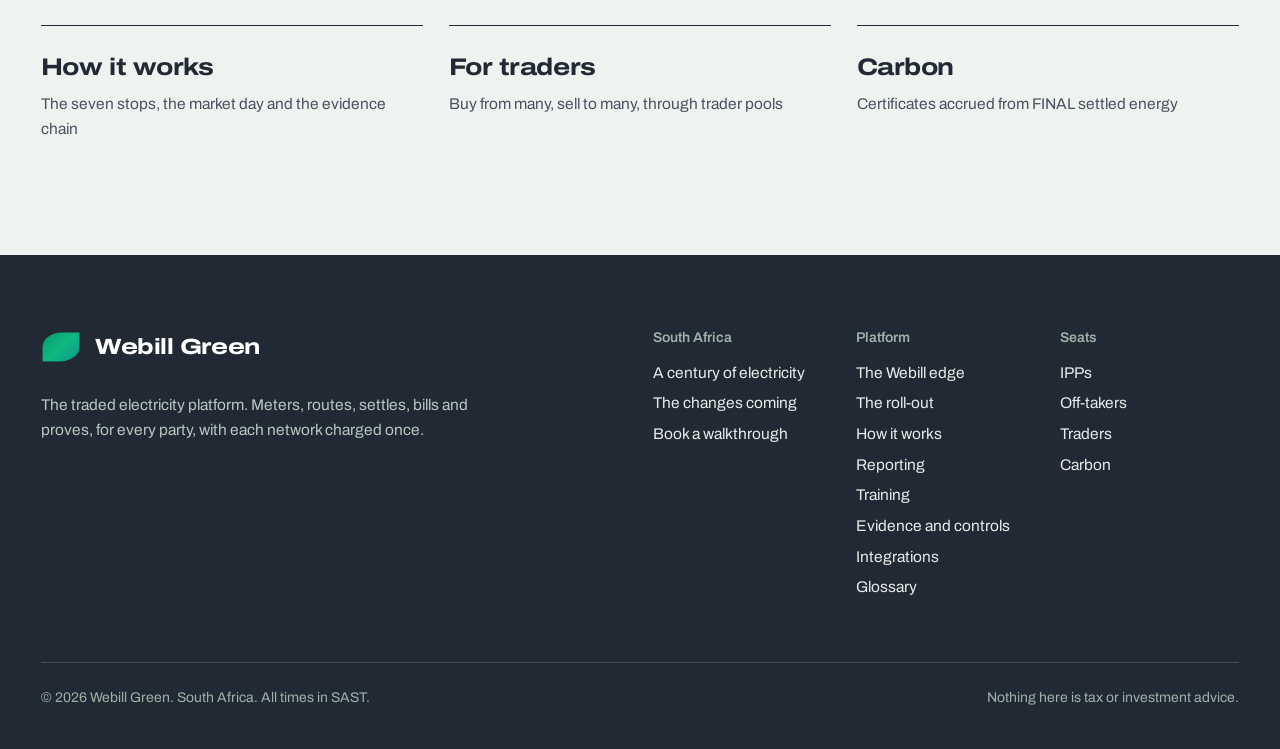
<file: ipps.html>
<!doctype html>
<html lang="en-ZA">
<head>
  <meta charset="utf-8">
  <meta name="viewport" content="width=device-width, initial-scale=1">
  <title>For IPPs · Webill Green</title>
  <meta name="description" content="Webill Green for independent power producers: allocate every interval in a published order, sell the gap, claim curtailment with evidence and close the month once.">
  <meta name="theme-color" content="#059669">
  <link rel="icon" href="assets/webill-green-mark.png" type="image/png">
  <link rel="preconnect" href="https://fonts.googleapis.com">
  <link rel="preconnect" href="https://fonts.gstatic.com" crossorigin>
  <link href="https://fonts.googleapis.com/css2?family=Archivo:wdth,wght@62..125,100..900&display=swap" rel="stylesheet">
  <link rel="stylesheet" href="assets/site.css">
  <script>document.documentElement.classList.add("js")</script>
</head>
<body>
  <a class="skip-link" href="#main">Skip to content</a>

  <header class="site-header" data-header>
    <div class="wrap site-header__inner">
      <a class="brand" href="index.html" aria-label="Webill Green home">
        <img src="assets/webill-green-logo.png" alt="Webill Green" width="1100" height="162">
      </a>
      <nav class="site-nav" id="site-nav" aria-label="Main">
        <a href="market.html">The market</a>
        <a href="how-it-works.html">How it works</a>
        <a href="ipps.html">IPPs</a>
        <a href="off-takers.html">Off-takers</a>
        <a href="traders.html">Traders</a>
        <a href="carbon.html">Carbon</a>
        <a href="reports.html">Reporting</a>
        <a href="training.html">Training</a>
        <a class="site-nav__edge" href="edge.html">The Webill edge</a>
      </nav>
      <div class="site-header__actions">
        <a class="btn btn--ink btn--small" href="index.html#walkthrough">Book a walkthrough</a>
        <button class="menu-toggle" type="button" aria-expanded="false" aria-controls="site-nav" data-menu-toggle>
          <span class="menu-toggle__bars" aria-hidden="true"><span></span><span></span><span></span></span>
          Menu
        </button>
      </div>
    </div>
  </header>

  <main id="main">
    <section class="page-hero" aria-labelledby="page-title">
      <div class="wrap page-hero__grid">
        <p class="page-hero__who">For independent power producers</p>
        <h1 class="h-display page-hero__title" id="page-title">Sell the gap.</h1>
        <p class="lede page-hero__lede">Your plant's output never matches its contracts. Webill Green allocates every interval to the right PPA in a published order, shows how much energy still needs a buyer and who could take it, lodges curtailment claims with evidence, and closes the month once, with one invoice per counterparty.</p>
        <div class="btn-row page-hero__aside">
          <a class="btn btn--ink" href="index.html#walkthrough">Book a walkthrough</a>
          <a class="btn btn--ghost" href="#gap">Find your gap</a>
        </div>
      </div>
    </section>

    <section class="section section--paper" id="gap" aria-labelledby="gap-title">
      <div class="wrap">
        <div class="section-head section-head--split">
          <h2 class="h-section" id="gap-title">The sold price tells only part of the story.</h2>
          <p class="lede">A plant generates 100 MWh and sells 60 of them under contract at 85 c/kWh. That achieved price looks healthy, but the debt is serviced from the realised price: the income spread across every megawatt-hour the plant makes. Webill Green shows both, for every site.</p>
        </div>

        <div class="instrument" data-gap>
          <div class="instrument__controls">
            <div class="slider">
              <div class="slider__top"><label for="gap-share">Share of output sold under contract</label><output class="slider__value" data-out="share" for="gap-share">60%</output></div>
              <input id="gap-share" name="share" type="range" min="0" max="100" step="1" value="60">
            </div>
            <div class="slider">
              <div class="slider__top"><label for="gap-price">Contract price</label><output class="slider__value" data-out="price" for="gap-price">85.0 c/kWh</output></div>
              <input id="gap-price" name="price" type="range" min="40" max="130" step="0.5" value="85">
              <p class="slider__hint">Unsold energy earns nothing on this contract.</p>
            </div>
            <div>
              <p class="label">One plant, its output as 100 equal parts</p>
              <div class="gap-grid" data-gap-grid aria-hidden="true"></div>
              <div class="gap-key" aria-hidden="true">
                <span class="legend__item"><span class="swatch swatch--matched"></span>Sold under contract</span>
                <span class="legend__item"><span class="swatch swatch--forecast"></span>Still needs a buyer</span>
              </div>
            </div>
          </div>
          <div class="instrument__result" aria-live="polite">
            <dl class="result-pair">
              <div><dt>Achieved price: income ÷ energy sold</dt><dd class="figure-xl" data-gap-achieved>85.0 c</dd><dd class="f">What the contract says</dd></div>
              <div><dt>Realised price: income ÷ all output</dt><dd class="figure-xl" data-gap-realised>51.0 c</dd><dd class="f" data-gap-realised-f></dd></div>
            </dl>
            <ul class="build-up">
              <li><span>Energy still to sell, a year</span><span class="v" data-gap-unsold>17,520 MWh</span></li>
              <li class="is-total"><span>What it would earn at the contract price</span><span class="v" data-gap-value>R 14,892,000.00</span><span class="f" data-gap-value-f></span></li>
            </ul>
          </div>
          <p class="instrument__note">Plant output is an illustrative solar year of 43,800 MWh. Unsold is an amount of energy, not a Rand loss: it is the gap the Sales Desk sets out to fill.</p>
        </div>
      </div>
    </section>

    <section class="section" aria-labelledby="cascade-title">
      <div class="wrap">
        <div class="section-head section-head--split">
          <h2 class="h-section" id="cascade-title">Existing promises come before a new offer.</h2>
          <p class="lede">Allocation rules are published and versioned. Each interval, metered generation enters at the top and fills each tier in order. Publishing a new version never recomputes a settled month.</p>
        </div>

        <div class="instrument" data-cascade>
          <div class="instrument__controls">
            <div class="slider">
              <div class="slider__top"><label for="cascade-available">Energy the plant generated this interval</label><output class="slider__value" data-out="available" for="cascade-available">110 MWh</output></div>
              <input id="cascade-available" name="available" type="range" min="0" max="160" step="1" value="110">
              <p class="slider__hint">Drag it down to see who goes short first.</p>
            </div>
            <p class="cascade__note" data-cascade-note></p>
          </div>
          <div class="instrument__result">
            <div class="cascade" aria-live="polite">
              <div class="cascade__row" data-buyer="dc">
                <div class="cascade__who"><strong>Data centre</strong><span>Priority, served first in full</span></div>
                <div class="cascade__track"><span class="cascade__got cascade__got--priority"></span><span class="cascade__need"></span></div>
                <div class="cascade__v"></div>
              </div>
              <div class="cascade__row" data-buyer="mall">
                <div class="cascade__who"><strong>Shopping mall</strong><span>Pro rata</span></div>
                <div class="cascade__track"><span class="cascade__got cascade__got--prorata"></span><span class="cascade__need"></span></div>
                <div class="cascade__v"></div>
              </div>
              <div class="cascade__row" data-buyer="cold">
                <div class="cascade__who"><strong>Cold store</strong><span>Pro rata</span></div>
                <div class="cascade__track"><span class="cascade__got cascade__got--prorata"></span><span class="cascade__need"></span></div>
                <div class="cascade__v"></div>
              </div>
              <div class="cascade__row" data-buyer="pool">
                <div class="cascade__who"><strong>Trader pool</strong><span>Fixed, a cap of 20</span></div>
                <div class="cascade__track"><span class="cascade__got cascade__got--fixed"></span><span class="cascade__need"></span></div>
                <div class="cascade__v"></div>
              </div>
              <div class="cascade__row" data-buyer="surplus">
                <div class="cascade__who"><strong>Surplus</strong><span>Still to sell</span></div>
                <div class="cascade__track"><span class="cascade__got cascade__got--surplus"></span></div>
                <div class="cascade__v"></div>
              </div>
            </div>
            <p class="conserve"><span>Conservation check</span><span data-cascade-sum></span></p>
          </div>
          <p class="instrument__note">Every unit poured from the jug lands in a glass or stays in the jug. The dashed mark on each track is that buyer's demand.</p>
        </div>
      </div>
    </section>

    <section class="section section--paper" aria-labelledby="desk-title">
      <div class="wrap feature-rows">
        <div class="feature-row">
          <div class="feature-row__copy">
            <h2 class="h-sub" id="desk-title">A plant record, a trusted picture and a clear next action.</h2>
            <div class="prose"><p>The fleet story opens on the number that matters: how much of what you generate still has no buyer. Every figure carries its coverage notes, so you know what is metered, what is forecast and what is missing.</p></div>
            <ul class="checklist">
              <li><strong>Installed and export capacity</strong> per site and across the fleet</li>
              <li><strong>Sold share, realised c/kWh</strong> and the P50 revenue forecast</li>
              <li><strong>Buyer exposure</strong> and what the risk model says</li>
            </ul>
          </div>
          <figure class="plate feature-row__media">
            <div class="plate__frame plate__frame--film"><video class="plate__film" data-film muted loop playsinline preload="none" poster="assets/films/ipp-fleet.jpg" width="1152" height="720" aria-label="Film of the IPP Sites fleet screen: the snapshot cards count up, the unsold share fills to 95.6 % and the pointer settles on Review the sales plan."><source src="assets/films/ipp-fleet.mp4" type="video/mp4"></video><button class="film-toggle" type="button" data-film-toggle aria-label="Pause film"><svg class="film-toggle__pause" viewBox="0 0 16 16" aria-hidden="true"><rect x="3.5" y="2.5" width="3" height="11" rx="1"/><rect x="9.5" y="2.5" width="3" height="11" rx="1"/></svg><svg class="film-toggle__play" viewBox="0 0 16 16" aria-hidden="true"><path d="M5 2.8v10.4a.8.8 0 0 0 1.2.7l8.3-5.2a.8.8 0 0 0 0-1.4L6.2 2.1A.8.8 0 0 0 5 2.8Z"/></svg></button></div>
            <figcaption><strong>IPP Sites, Fleet.</strong></figcaption>
          </figure>
        </div>

        <div class="feature-row feature-row--flip">
          <div class="feature-row__copy">
            <h2 class="h-sub">The Sales Desk: five steps from gap to signed offer.</h2>
            <div class="prose"><p>The desk starts from your gap and its market value, finds who could absorb it, builds the deal, compares profit and risk against simply holding the energy, and lets you decide with the arithmetic in front of you.</p></div>
          </div>
          <figure class="plate feature-row__media">
            <div class="plate__frame plate__frame--film"><video class="plate__film" data-film muted loop playsinline preload="none" poster="assets/films/ipp-sales-desk.jpg" width="1152" height="720" aria-label="Film of the Sales desk: the energy still to sell and its market value, three buyers ranked by shape fit, and selling compared with holding for the market."><source src="assets/films/ipp-sales-desk.mp4" type="video/mp4"></video><button class="film-toggle" type="button" data-film-toggle aria-label="Pause film"><svg class="film-toggle__pause" viewBox="0 0 16 16" aria-hidden="true"><rect x="3.5" y="2.5" width="3" height="11" rx="1"/><rect x="9.5" y="2.5" width="3" height="11" rx="1"/></svg><svg class="film-toggle__play" viewBox="0 0 16 16" aria-hidden="true"><path d="M5 2.8v10.4a.8.8 0 0 0 1.2.7l8.3-5.2a.8.8 0 0 0 0-1.4L6.2 2.1A.8.8 0 0 0 5 2.8Z"/></svg></button></div>
            <figcaption><strong>Site Commercial.</strong></figcaption>
          </figure>
        </div>

        <ol class="desk-steps" aria-label="The Sales Desk">
          <li><b>1</b><strong>The gap</strong><span>Energy still to sell, and what it is worth on the market</span></li>
          <li><b>2</b><strong>Who could absorb it</strong><span>Buyers whose hours fit the hours you have</span></li>
          <li><b>3</b><strong>Build the deal</strong><span>Volume, shape, tariff and term</span></li>
          <li><b>4</b><strong>Profit and risk</strong><span>Against holding the energy and selling it later</span></li>
          <li><b>5</b><strong>Compare and decide</strong><span>Options side by side, then a proposal</span></li>
        </ol>

        <div class="feature-row">
          <div class="feature-row__copy">
            <h2 class="h-sub">Rules you can drag, check and publish.</h2>
            <div class="prose"><p>Move a buyer between tiers, re-rank priority, type a fixed entitlement. Before you publish, the board re-runs last month's metered generation through your draft so you can see the effect. Nothing is written until you publish, and each version carries its effective date.</p></div>
            <ul class="checklist">
              <li><strong>Priority</strong> buyers are served first, in strict rank order</li>
              <li><strong>Pro rata</strong> buyers share what is left in proportion to demand</li>
              <li><strong>Fixed</strong> entitlements are caps, not delivery guarantees</li>
            </ul>
          </div>
          <figure class="plate feature-row__media">
            <div class="plate__frame plate__frame--film"><video class="plate__film" data-film muted loop playsinline preload="none" poster="assets/films/ipp-allocation-rules.jpg" width="1152" height="720" aria-label="Film of the allocation rules board: September's generation fills the tiers, a buyer is dragged into Priority, the draft is checked and version 2 is scheduled."><source src="assets/films/ipp-allocation-rules.mp4" type="video/mp4"></video><button class="film-toggle" type="button" data-film-toggle aria-label="Pause film"><svg class="film-toggle__pause" viewBox="0 0 16 16" aria-hidden="true"><rect x="3.5" y="2.5" width="3" height="11" rx="1"/><rect x="9.5" y="2.5" width="3" height="11" rx="1"/></svg><svg class="film-toggle__play" viewBox="0 0 16 16" aria-hidden="true"><path d="M5 2.8v10.4a.8.8 0 0 0 1.2.7l8.3-5.2a.8.8 0 0 0 0-1.4L6.2 2.1A.8.8 0 0 0 5 2.8Z"/></svg></button></div>
            <figcaption><strong>Allocation, Rules.</strong></figcaption>
          </figure>
        </div>
      </div>
    </section>

    <section class="section" aria-labelledby="tou-title">
      <div class="wrap split">
        <div class="split__a stack-l">
          <h2 class="h-section" id="tou-title">The right hours matter as much as the price.</h2>
          <p class="lede">Before you sign a TOU-linked tariff, see what it does to your effective price. A solar plant makes most of its energy in standard hours, so multipliers that look generous can pay less than flat.</p>
          <div class="prose"><p>On a 43,800 MWh solar year, multipliers of 1.3, 1.0 and 0.7 come to <strong>63.14 c/kWh</strong>, about <strong>R 812,000 a year</strong> below a flat 65 c. Webill Green runs this for your own generation profile before the deal is drafted.</p></div>
        </div>
        <div class="split__b">
          <div class="doc-mini">
            <p class="doc-mini__head">Effective price on a tiny day, base 65 c</p>
            <table class="ledger" style="margin-top:8px">
              <thead><tr><th scope="col">Period</th><th scope="col" class="amt">kWh</th><th scope="col" class="amt">× 65 c × multiplier</th><th scope="col" class="amt">Cents</th></tr></thead>
              <tbody>
                <tr><td>Peak</td><td class="amt">10</td><td class="amt">× 1.3</td><td class="amt">845</td></tr>
                <tr><td>Standard</td><td class="amt">70</td><td class="amt">× 1.0</td><td class="amt">4,550</td></tr>
                <tr><td>Off-peak</td><td class="amt">20</td><td class="amt">× 0.7</td><td class="amt">910</td></tr>
              </tbody>
              <tfoot><tr><td>Σ</td><td class="amt">100</td><td class="amt">6,305 ÷ 100</td><td class="amt">63.05 c/kWh</td></tr></tfoot>
            </table>
            <p class="source" style="margin-top:14px">A worked example. It comes in below the flat 65 c, because only a tenth of the energy lands in peak.</p>
          </div>
        </div>
      </div>
    </section>

    <section class="section section--paper" aria-labelledby="curtail-title">
      <div class="wrap feature-rows">
        <div class="split">
          <div class="split__a stack-l">
            <h2 class="h-section" id="curtail-title">When the grid holds you back, claim it.</h2>
            <p class="lede">Curtailment events now exceed a hundred a year, and the industry's claims backlog is near R1.5bn. A claim without evidence waits.</p>
          </div>
          <div class="split__b">
            <ul class="checklist" style="margin-top:0">
              <li><strong>Plant telemetry under consent</strong>, sampled and stored with the period it explains</li>
              <li><strong>Curtailment traces</strong> that line up the instruction, the plant's response and the lost energy</li>
              <li><strong>Deemed energy</strong> calculated from the forecast the plant would have met</li>
              <li><strong>Claims lodged with the evidence attached</strong>, and their status tracked to payment</li>
            </ul>
            <p style="margin-top:18px"><span class="chip chip--simulated">The System Operator side is simulated until SAWEM opens</span></p>
          </div>
        </div>

        <div class="split">
          <div class="split__a stack-l">
            <h2 class="h-section">Close the month once.</h2>
            <p class="lede">One deterministic period close and one invoice per counterparty, built from the same ledger the settlement wrote.</p>
          </div>
          <div class="split__b">
            <ul class="checklist" style="margin-top:0">
              <li><strong>Each interval settles once</strong> against the contract that owns it, losses and network charges applied once</li>
              <li><strong>One invoice per counterparty</strong>, whatever the number of sites and contracts behind it</li>
              <li><strong>Corrections arrive as credit notes</strong>, never as edits to an issued document</li>
              <li><strong>FINAL is final:</strong> a re-run creates a new version and keeps the old one readable</li>
            </ul>
          </div>
        </div>
      </div>
    </section>

    <section class="section section--tight" aria-labelledby="next-title">
      <div class="wrap">
        <div class="cta-band">
          <h2 class="h-section" id="next-title">See your fleet on the demo world.</h2>
          <div class="btn-row"><a class="btn btn--ink" href="index.html#walkthrough">Book a walkthrough</a></div>
          <p class="lede">Or keep reading: the platform end to end, and the market it is built for.</p>
        </div>
        <ul class="page-next" style="margin-top:56px">
          <li><a href="how-it-works.html"><strong>How it works</strong><span>The seven stops, the market day and the evidence chain</span></a></li>
          <li><a href="traders.html"><strong>For traders</strong><span>Buy from many, sell to many, through trader pools</span></a></li>
          <li><a href="carbon.html"><strong>Carbon</strong><span>Certificates accrued from FINAL settled energy</span></a></li>
        </ul>
      </div>
    </section>
  </main>

  <footer class="site-footer">
    <div class="wrap">
      <div class="site-footer__top">
        <div class="site-footer__brand">
          <a class="site-footer__mark" href="index.html"><img src="assets/webill-green-mark.png" alt="" width="40" height="40"><span class="site-footer__name">Webill Green</span></a>
          <p class="site-footer__tagline">The traded electricity platform. Meters, routes, settles, bills and proves, for every party, with each network charged once.</p>
        </div>
        <div class="site-footer__cols">
          <div>
            <h2>South Africa</h2>
            <ul>
              <li><a href="market.html#history">A century of electricity</a></li>
              <li><a href="market.html#coming">The changes coming</a></li>
              <li><a href="index.html#walkthrough">Book a walkthrough</a></li>
            </ul>
          </div>
          <div>
            <h2>Platform</h2>
            <ul>
              <li><a href="edge.html">The Webill edge</a></li>
              <li><a href="edge.html#rollout">The roll-out</a></li>
              <li><a href="how-it-works.html">How it works</a></li>
              <li><a href="reports.html">Reporting</a></li>
              <li><a href="training.html">Training</a></li>
              <li><a href="how-it-works.html#evidence">Evidence and controls</a></li>
              <li><a href="how-it-works.html#integrations">Integrations</a></li>
              <li><a href="how-it-works.html#glossary">Glossary</a></li>
            </ul>
          </div>
          <div>
            <h2>Seats</h2>
            <ul>
              <li><a href="ipps.html">IPPs</a></li>
              <li><a href="off-takers.html">Off-takers</a></li>
              <li><a href="traders.html">Traders</a></li>
              <li><a href="carbon.html">Carbon</a></li>
            </ul>
          </div>
        </div>
      </div>
      <div class="site-footer__base">
        <p>© <span data-year>2026</span> Webill Green. South Africa. All times in SAST.</p>
        <p>Nothing here is tax or investment advice.</p>
      </div>
    </div>
  </footer>

  <script src="assets/site.js" defer></script>
  <script src="assets/instruments.js" defer></script>
</body>
</html>
</file>
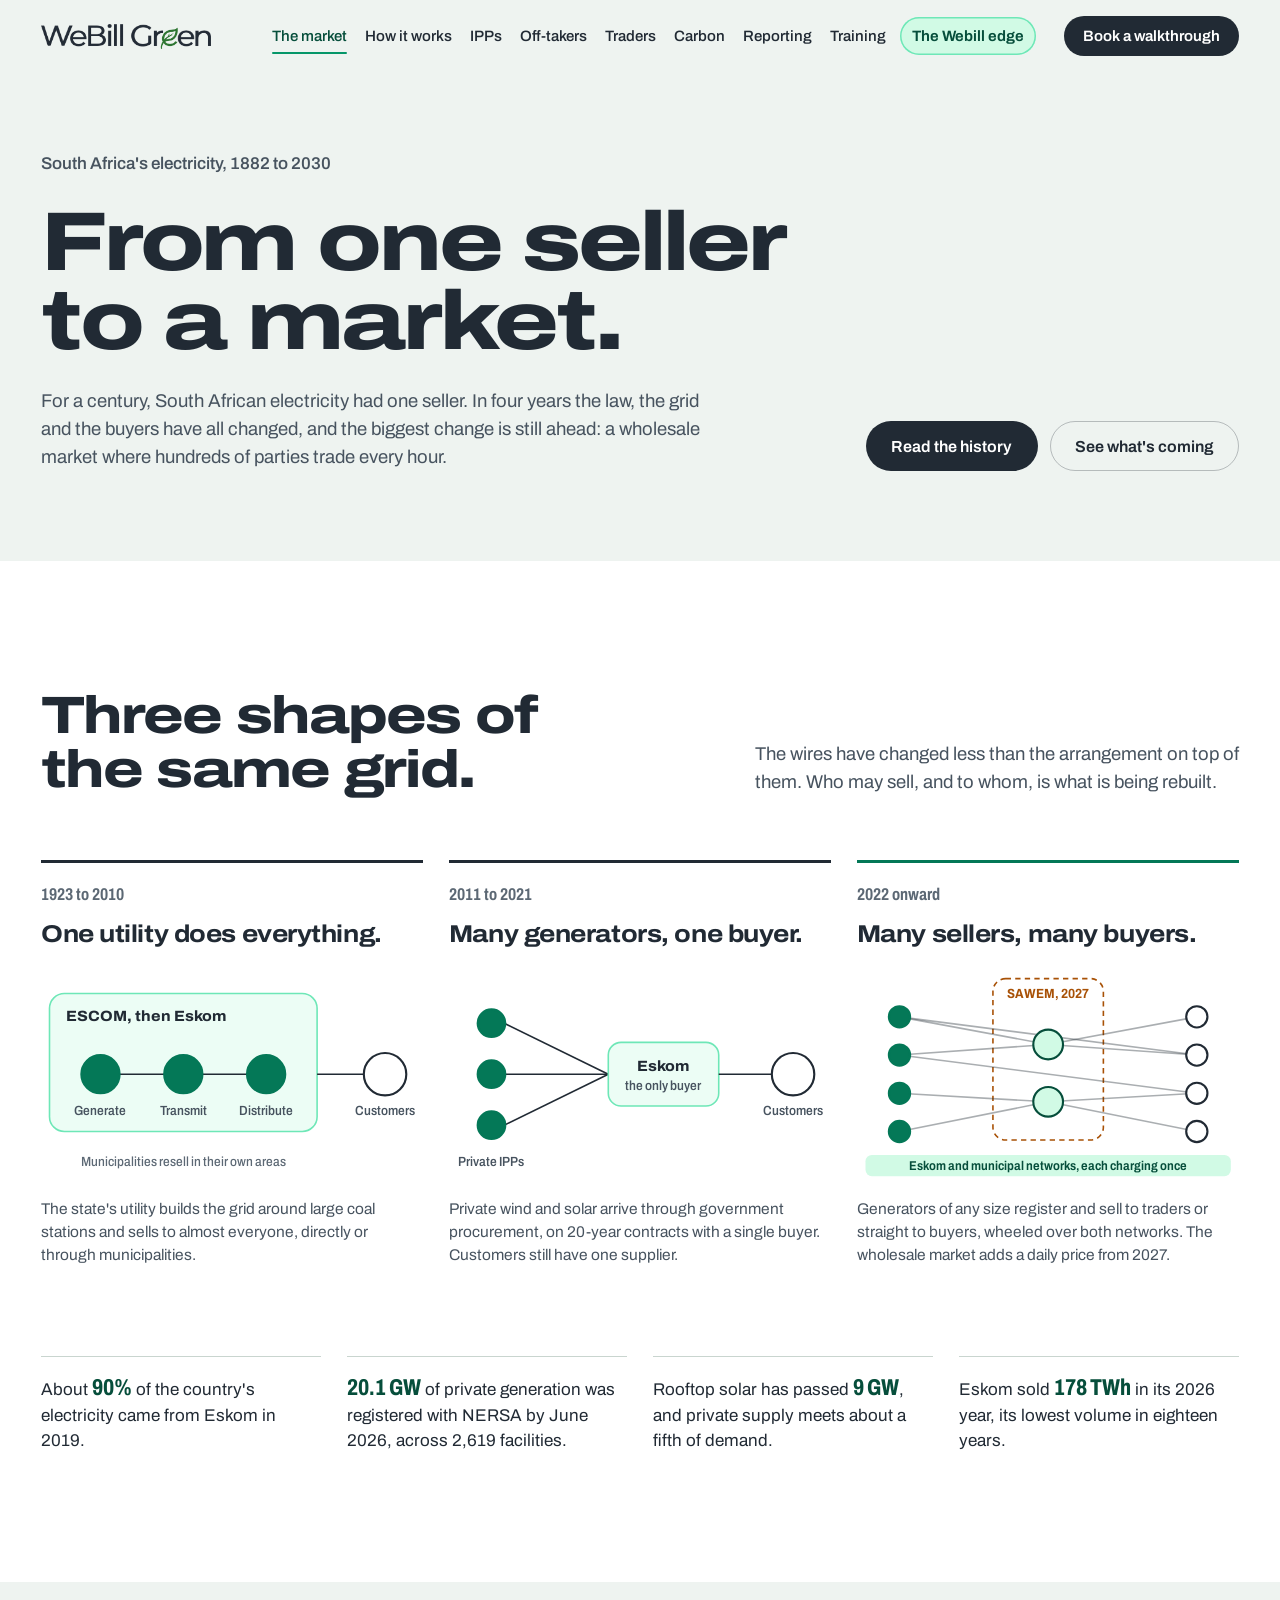
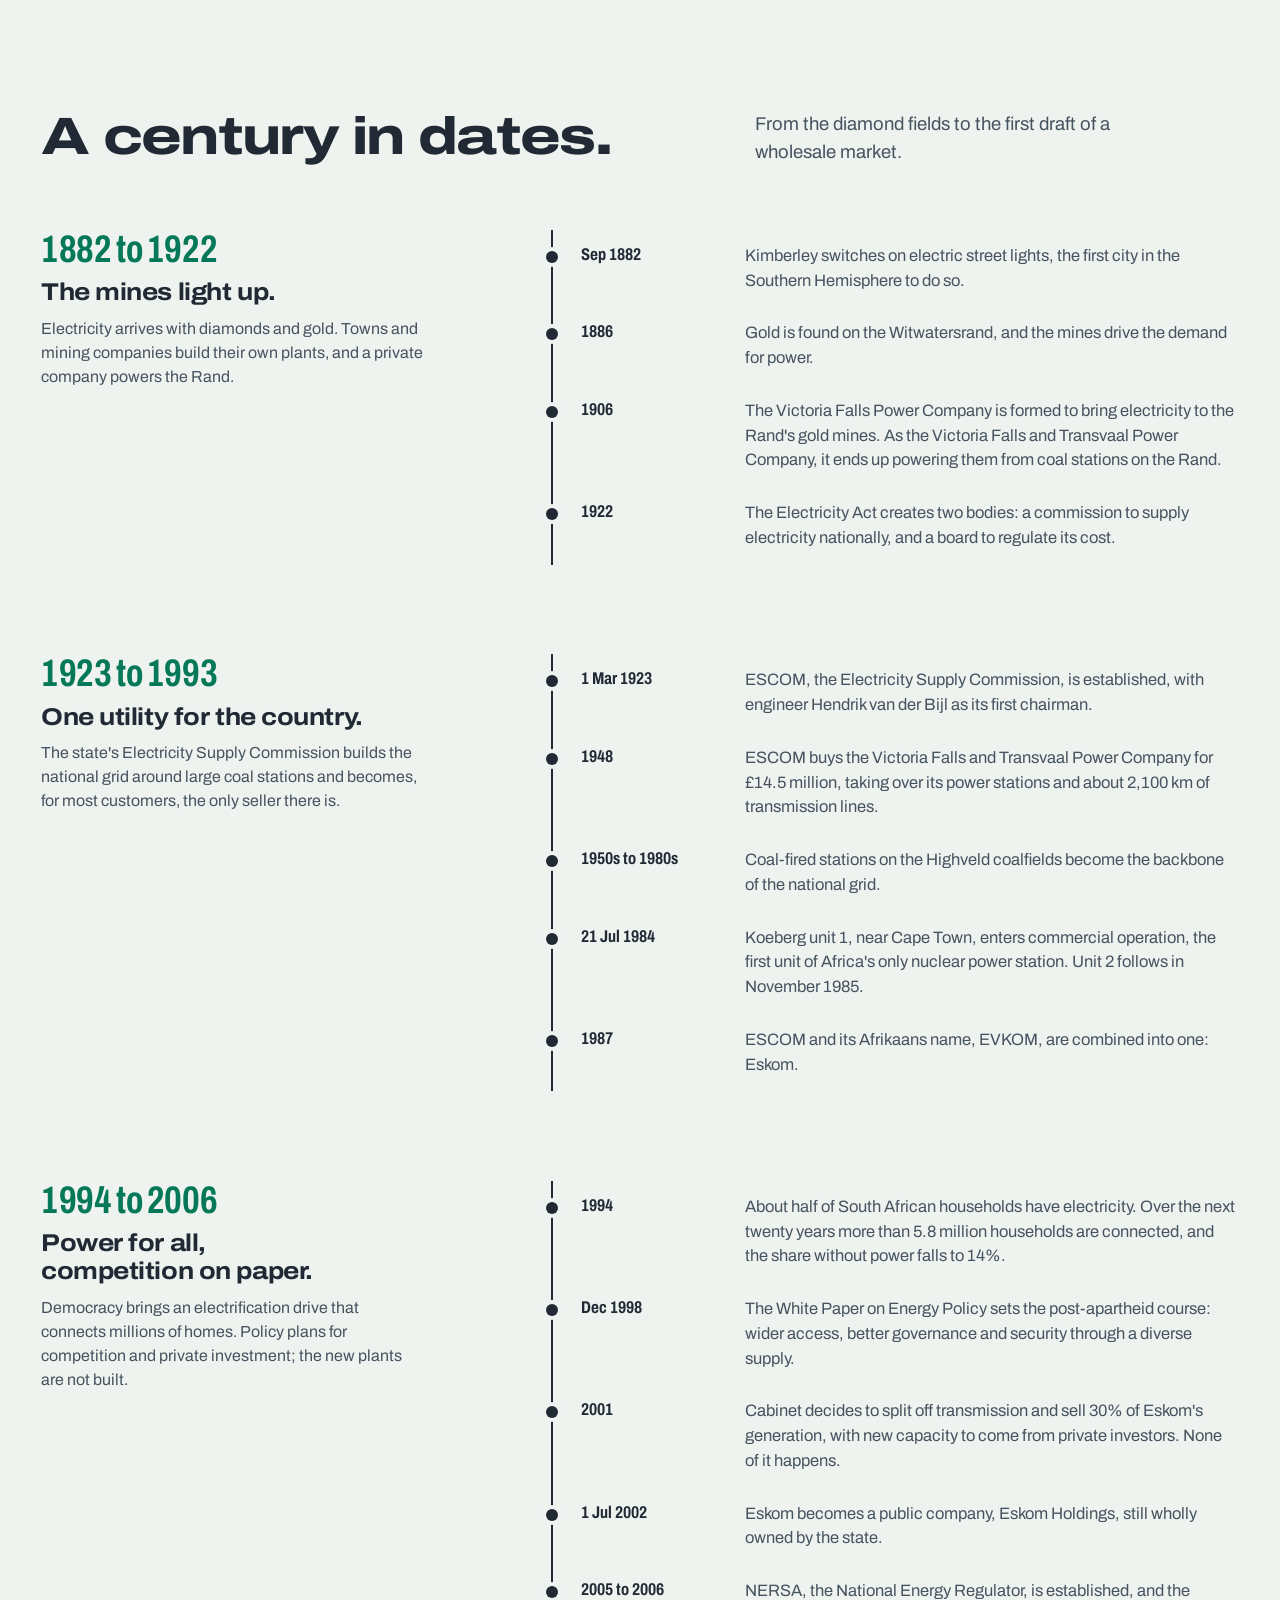
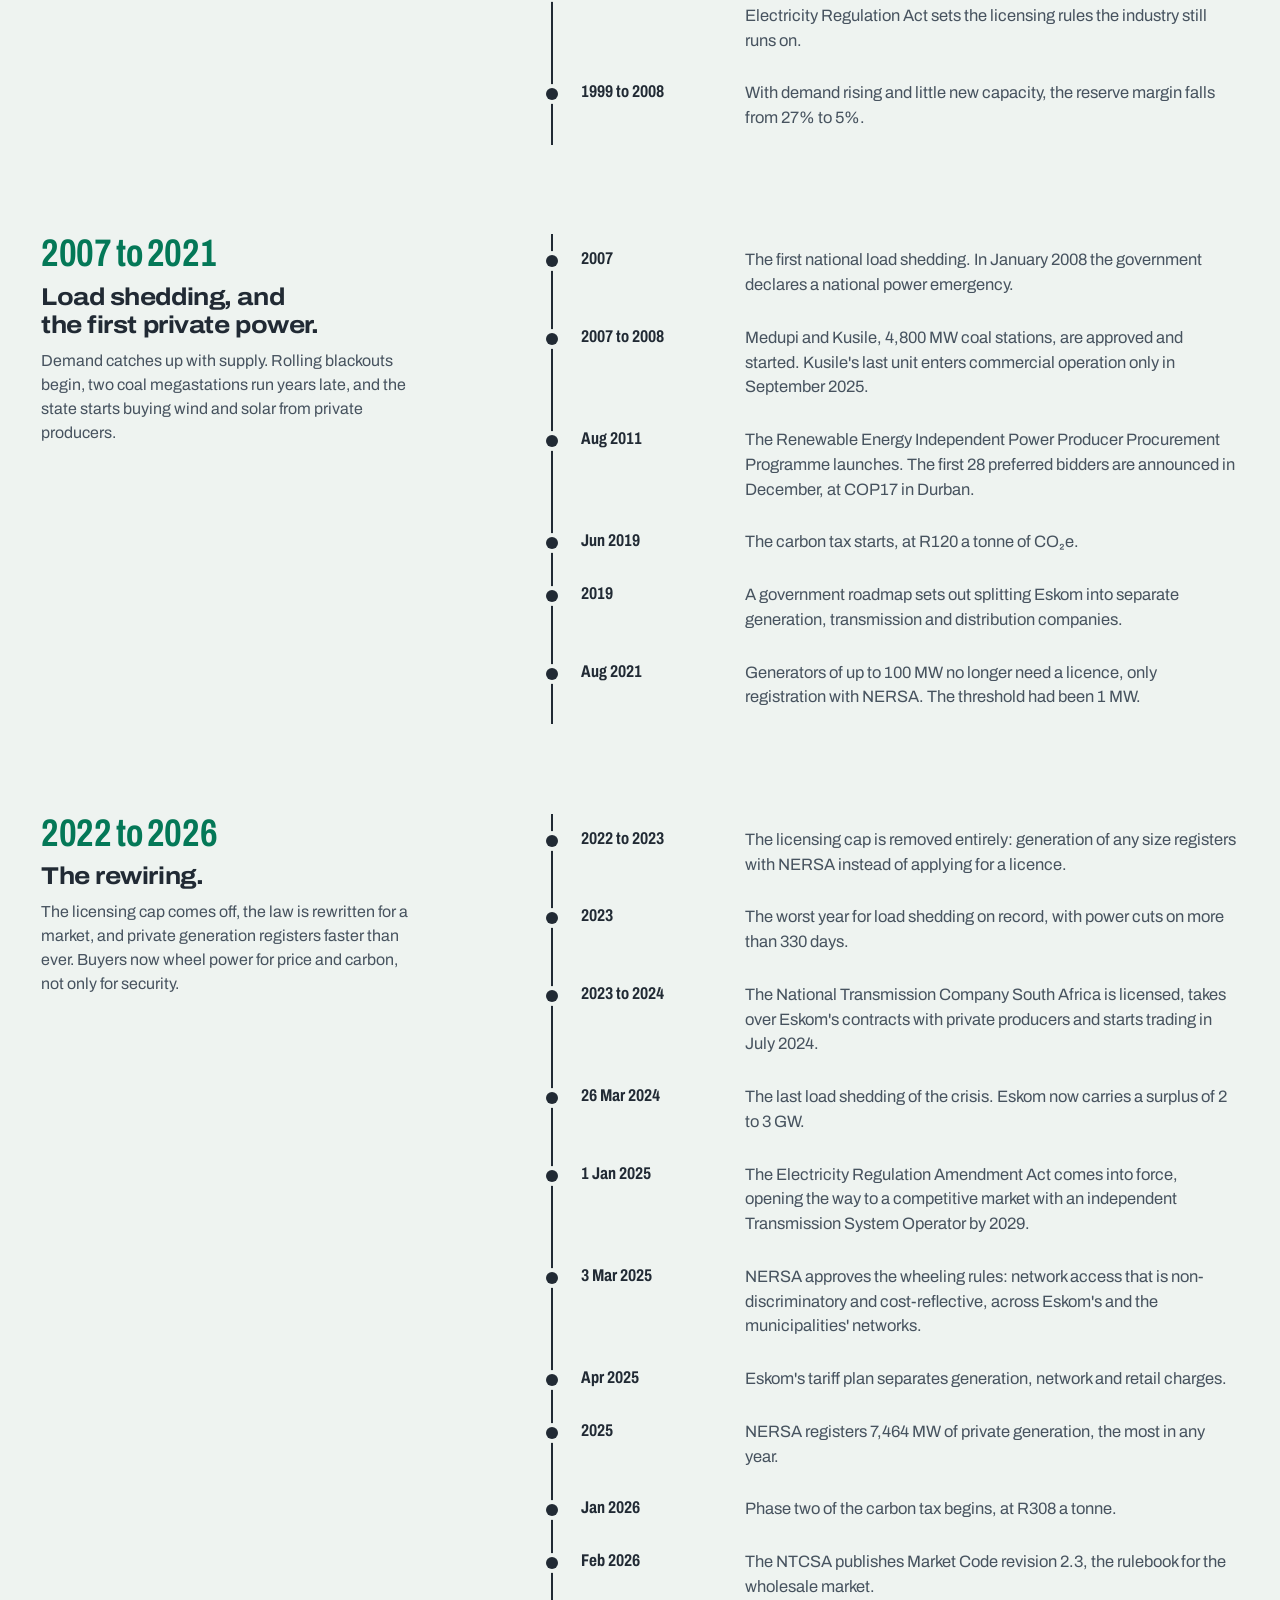
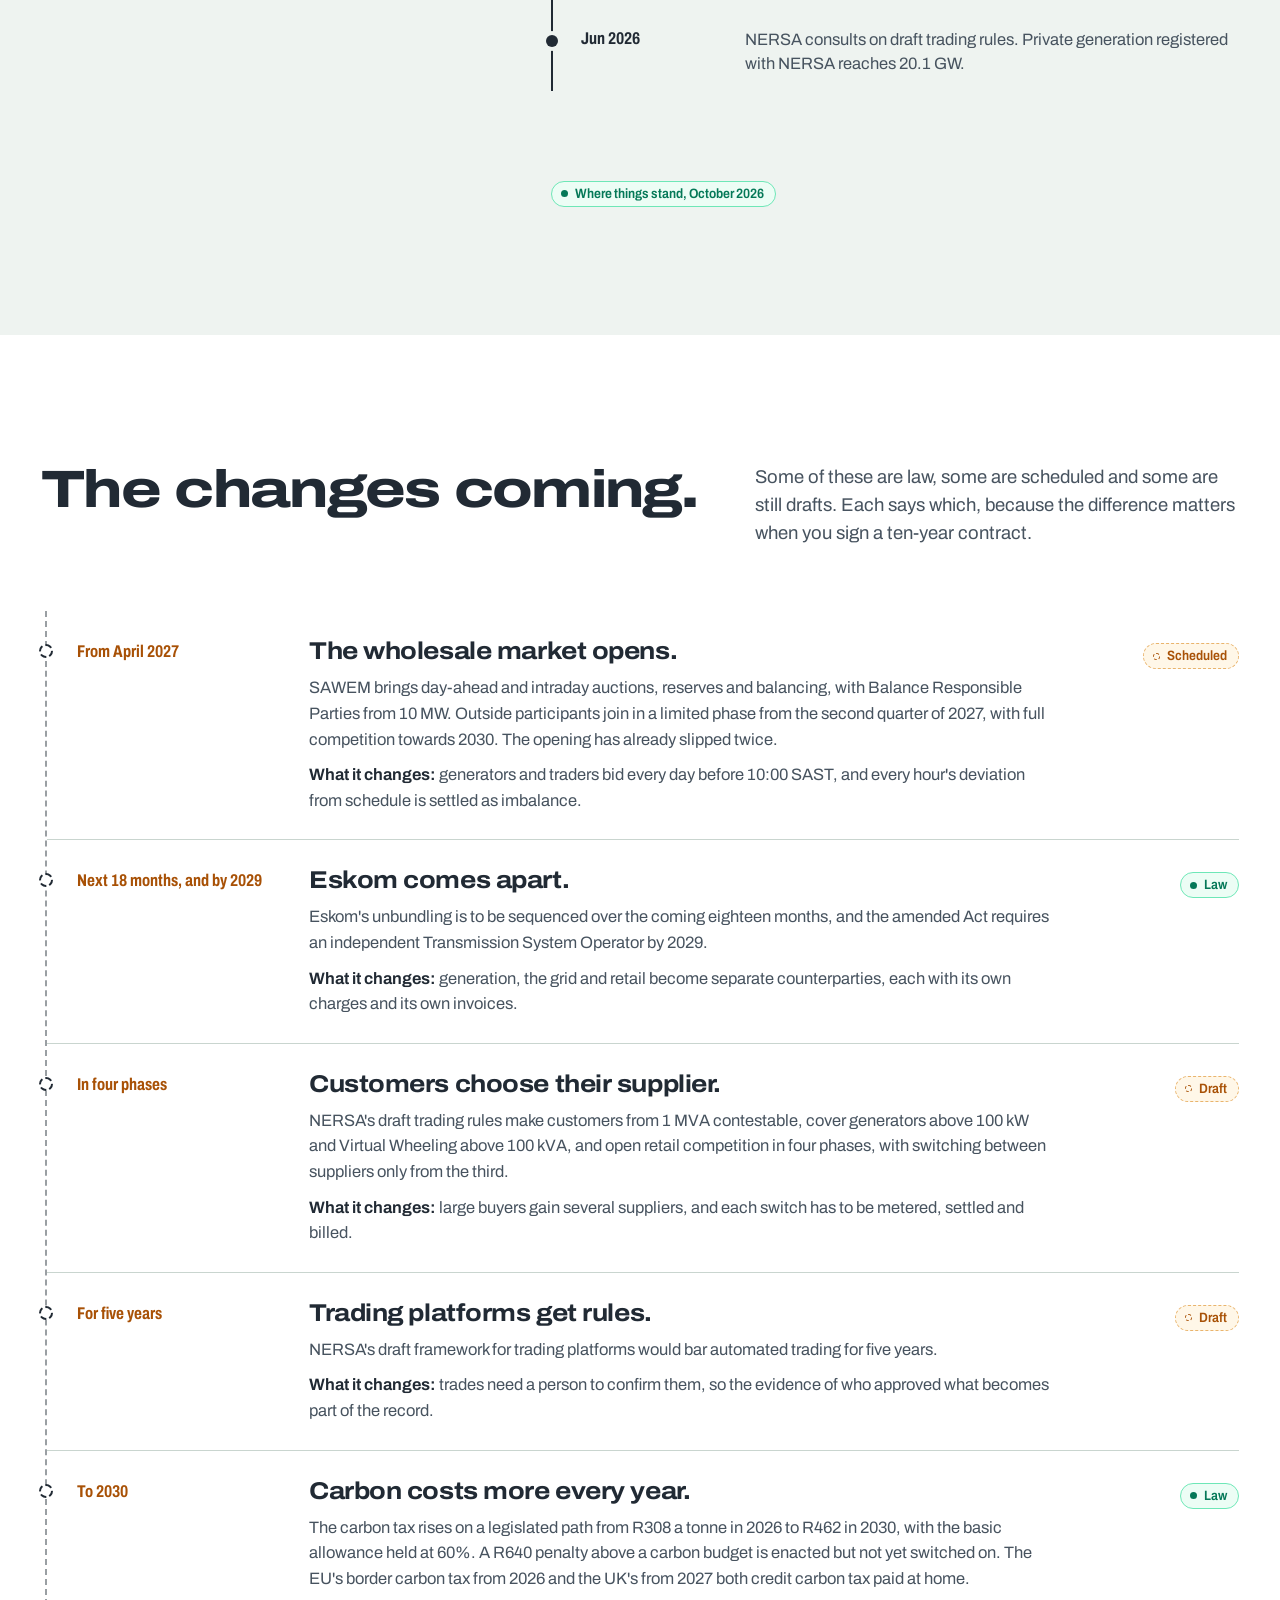
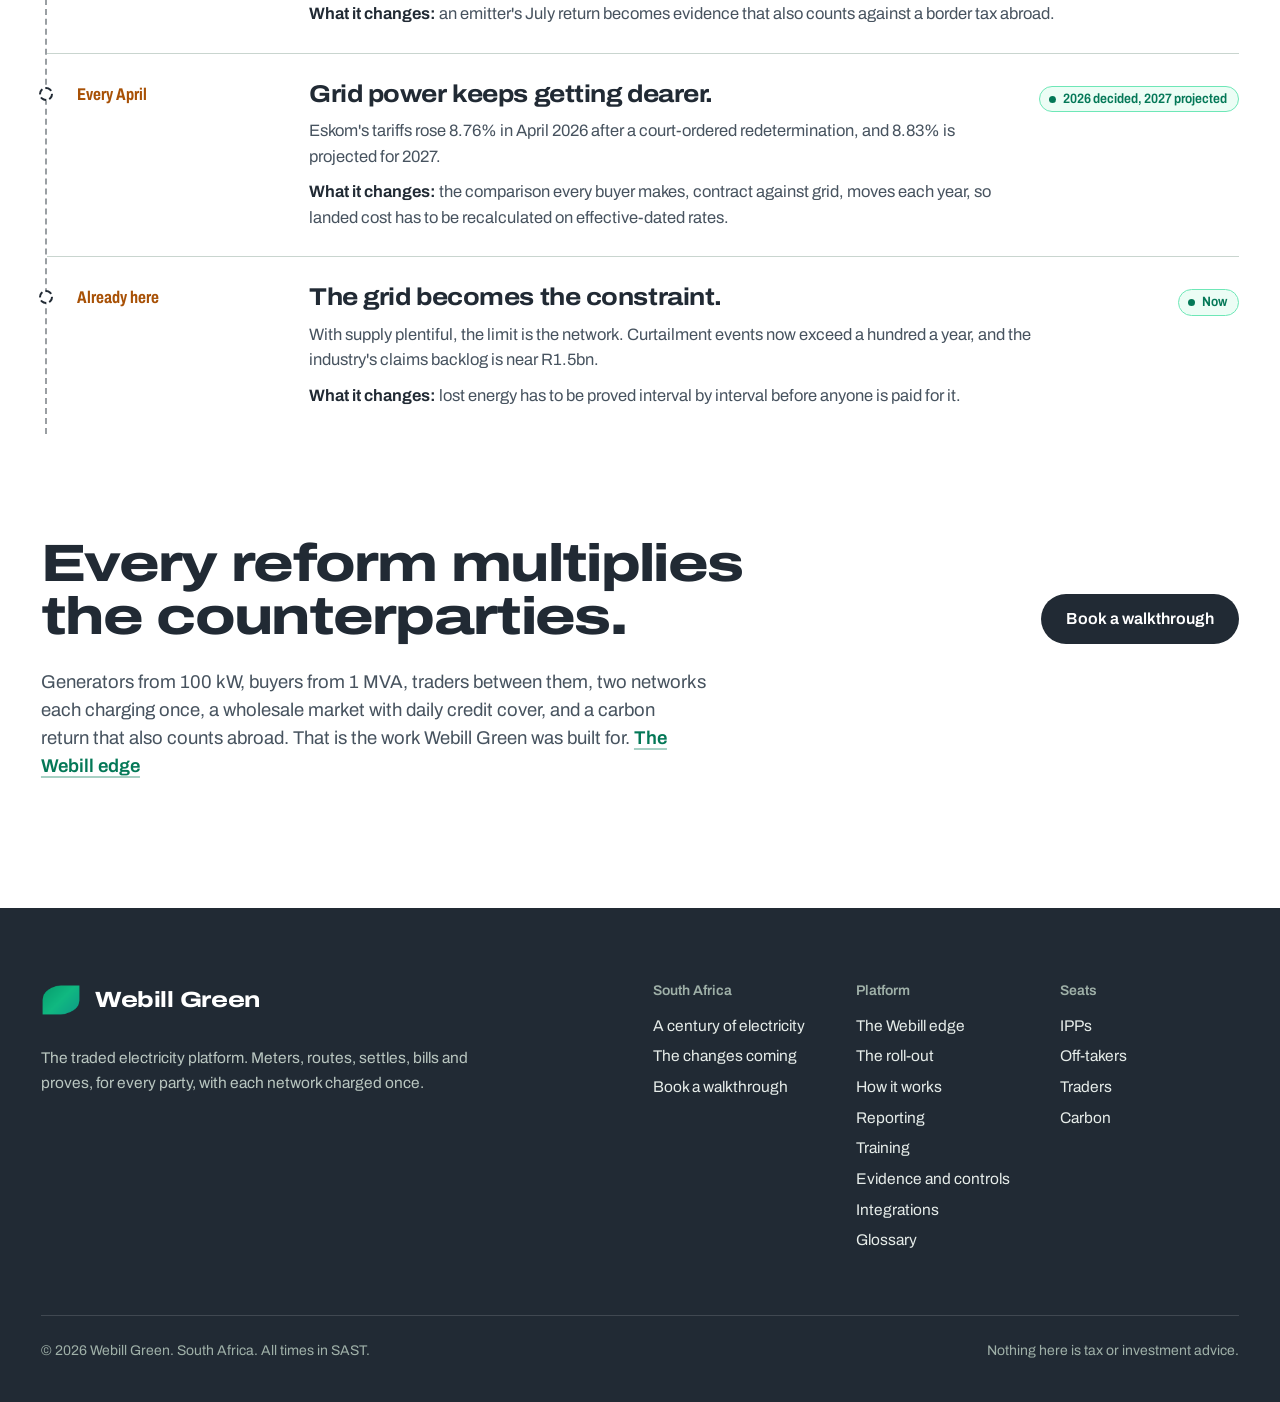
<file: market.html>
<!doctype html>
<html lang="en-ZA">
<head>
  <meta charset="utf-8">
  <meta name="viewport" content="width=device-width, initial-scale=1">
  <title>South Africa's electricity · Webill Green</title>
  <meta name="description" content="A century of South African electricity, from Kimberley's first street lights to a wholesale market, and the changes still coming.">
  <meta name="theme-color" content="#059669">
  <link rel="icon" href="assets/webill-green-mark.png" type="image/png">
  <link rel="preconnect" href="https://fonts.googleapis.com">
  <link rel="preconnect" href="https://fonts.gstatic.com" crossorigin>
  <link href="https://fonts.googleapis.com/css2?family=Archivo:wdth,wght@62..125,100..900&display=swap" rel="stylesheet">
  <link rel="stylesheet" href="assets/site.css">
  <script>document.documentElement.classList.add("js")</script>
</head>
<body>
  <a class="skip-link" href="#main">Skip to content</a>

  <header class="site-header" data-header>
    <div class="wrap site-header__inner">
      <a class="brand" href="index.html" aria-label="Webill Green home">
        <img src="assets/webill-green-logo.png" alt="Webill Green" width="1100" height="162">
      </a>
      <nav class="site-nav" id="site-nav" aria-label="Main">
        <a href="market.html">The market</a>
        <a href="how-it-works.html">How it works</a>
        <a href="ipps.html">IPPs</a>
        <a href="off-takers.html">Off-takers</a>
        <a href="traders.html">Traders</a>
        <a href="carbon.html">Carbon</a>
        <a href="reports.html">Reporting</a>
        <a href="training.html">Training</a>
        <a class="site-nav__edge" href="edge.html">The Webill edge</a>
      </nav>
      <div class="site-header__actions">
        <a class="btn btn--ink btn--small" href="index.html#walkthrough">Book a walkthrough</a>
        <button class="menu-toggle" type="button" aria-expanded="false" aria-controls="site-nav" data-menu-toggle>
          <span class="menu-toggle__bars" aria-hidden="true"><span></span><span></span><span></span></span>
          Menu
        </button>
      </div>
    </div>
  </header>

  <main id="main">
    <section class="page-hero" aria-labelledby="page-title">
      <div class="wrap page-hero__grid">
        <p class="page-hero__who">South Africa's electricity, 1882 to 2030</p>
        <h1 class="h-display page-hero__title" id="page-title">From one seller to a market.</h1>
        <p class="lede page-hero__lede">For a century, South African electricity had one seller. In four years the law, the grid and the buyers have all changed, and the biggest change is still ahead: a wholesale market where hundreds of parties trade every hour.</p>
        <div class="btn-row page-hero__aside">
          <a class="btn btn--ink" href="#history">Read the history</a>
          <a class="btn btn--ghost" href="#coming">See what's coming</a>
        </div>
      </div>
    </section>

    <section class="section section--paper" id="shapes" aria-labelledby="shapes-title">
      <div class="wrap">
        <div class="section-head section-head--split">
          <h2 class="h-section" id="shapes-title">Three shapes of the same grid.</h2>
          <p class="lede">The wires have changed less than the arrangement on top of them. Who may sell, and to whom, is what is being rebuilt.</p>
        </div>

        <ol class="shapes">
          <li class="shape">
            <p class="shape__years">1923 to 2010</p>
            <h3 class="h-sub">One utility does everything.</h3>
            <svg class="shape__svg" viewBox="0 0 360 200" role="img" aria-label="One utility generates, transmits and distributes electricity to customers.">
              <rect class="box" x="8" y="24" width="252" height="130" rx="14"/>
              <text class="t-strong" x="24" y="50">ESCOM, then Eskom</text>
              <line class="l" x1="56" y1="100" x2="212" y2="100"/>
              <circle class="n n--sig" cx="56" cy="100" r="18"/>
              <circle class="n n--sig" cx="134" cy="100" r="18"/>
              <circle class="n n--sig" cx="212" cy="100" r="18"/>
              <text x="56" y="138" text-anchor="middle">Generate</text>
              <text x="134" y="138" text-anchor="middle">Transmit</text>
              <text x="212" y="138" text-anchor="middle">Distribute</text>
              <line class="l" x1="260" y1="100" x2="304" y2="100"/>
              <circle class="n" cx="324" cy="100" r="20"/>
              <text x="324" y="138" text-anchor="middle">Customers</text>
              <text x="134" y="186" text-anchor="middle" class="t-soft">Municipalities resell in their own areas</text>
            </svg>
            <p class="shape__note">The state's utility builds the grid around large coal stations and sells to almost everyone, directly or through municipalities.</p>
          </li>

          <li class="shape">
            <p class="shape__years">2011 to 2021</p>
            <h3 class="h-sub">Many generators, one buyer.</h3>
            <svg class="shape__svg" viewBox="0 0 360 200" role="img" aria-label="Private wind and solar producers sell to Eskom, the only buyer, which sells on to customers.">
              <line class="l" x1="52" y1="52" x2="150" y2="100"/>
              <line class="l" x1="52" y1="100" x2="150" y2="100"/>
              <line class="l" x1="52" y1="148" x2="150" y2="100"/>
              <circle class="n n--sig" cx="40" cy="52" r="13"/>
              <circle class="n n--sig" cx="40" cy="100" r="13"/>
              <circle class="n n--sig" cx="40" cy="148" r="13"/>
              <text x="40" y="186" text-anchor="middle">Private IPPs</text>
              <rect class="box" x="150" y="70" width="104" height="60" rx="12"/>
              <text class="t-strong" x="202" y="97" text-anchor="middle">Eskom</text>
              <text x="202" y="115" text-anchor="middle">the only buyer</text>
              <line class="l" x1="254" y1="100" x2="304" y2="100"/>
              <circle class="n" cx="324" cy="100" r="20"/>
              <text x="324" y="138" text-anchor="middle">Customers</text>
            </svg>
            <p class="shape__note">Private wind and solar arrive through government procurement, on 20-year contracts with a single buyer. Customers still have one supplier.</p>
          </li>

          <li class="shape">
            <p class="shape__years">2022 onward</p>
            <h3 class="h-sub">Many sellers, many buyers.</h3>
            <svg class="shape__svg" viewBox="0 0 360 200" role="img" aria-label="Many generators sell to traders and directly to many buyers over Eskom and municipal networks, with a wholesale market scheduled from 2027.">
              <rect class="dash" x="128" y="10" width="104" height="152" rx="12"/>
              <text class="t-ahead" x="180" y="28" text-anchor="middle">SAWEM, 2027</text>
              <g class="mesh">
                <line x1="40" y1="46" x2="180" y2="72"/><line x1="40" y1="82" x2="180" y2="72"/><line x1="40" y1="118" x2="180" y2="126"/><line x1="40" y1="154" x2="180" y2="126"/>
                <line x1="180" y1="72" x2="320" y2="46"/><line x1="180" y1="72" x2="320" y2="82"/><line x1="180" y1="126" x2="320" y2="118"/><line x1="180" y1="126" x2="320" y2="154"/>
                <line x1="40" y1="82" x2="320" y2="118"/><line x1="40" y1="46" x2="320" y2="82"/>
              </g>
              <circle class="n n--sig" cx="40" cy="46" r="10"/><circle class="n n--sig" cx="40" cy="82" r="10"/><circle class="n n--sig" cx="40" cy="118" r="10"/><circle class="n n--sig" cx="40" cy="154" r="10"/>
              <circle class="n n--trader" cx="180" cy="72" r="14"/><circle class="n n--trader" cx="180" cy="126" r="14"/>
              <circle class="n" cx="320" cy="46" r="10"/><circle class="n" cx="320" cy="82" r="10"/><circle class="n" cx="320" cy="118" r="10"/><circle class="n" cx="320" cy="154" r="10"/>
              <rect class="band" x="8" y="176" width="344" height="20" rx="6"/>
              <text class="t-band" x="180" y="190" text-anchor="middle">Eskom and municipal networks, each charging once</text>
            </svg>
            <p class="shape__note">Generators of any size register and sell to traders or straight to buyers, wheeled over both networks. The wholesale market adds a daily price from 2027.</p>
          </li>
        </ol>

        <ul class="facts" aria-label="Where it stands, October 2026">
          <li><p>About <strong>90%</strong> of the country's electricity came from Eskom in 2019.</p></li>
          <li><p><strong>20.1 GW</strong> of private generation was registered with NERSA by June 2026, across 2,619 facilities.</p></li>
          <li><p>Rooftop solar has passed <strong>9 GW</strong>, and private supply meets about a fifth of demand.</p></li>
          <li><p>Eskom sold <strong>178 TWh</strong> in its 2026 year, its lowest volume in eighteen years.</p></li>
        </ul>
      </div>
    </section>

    <section class="section" id="history" aria-labelledby="history-title">
      <div class="wrap">
        <div class="section-head section-head--split">
          <h2 class="h-section" id="history-title">A century in dates.</h2>
          <p class="lede">From the diamond fields to the first draft of a wholesale market.</p>
        </div>

        <div class="eras">
          <section class="era" aria-labelledby="era-1">
            <header class="era__head">
              <p class="era__years">1882 to 1922</p>
              <h3 class="h-sub" id="era-1">The mines light up.</h3>
              <p class="era__sum">Electricity arrives with diamonds and gold. Towns and mining companies build their own plants, and a private company powers the Rand.</p>
            </header>
            <ol class="era__list">
              <li><time>Sep 1882</time><p>Kimberley switches on electric street lights, the first city in the Southern Hemisphere to do so.</p></li>
              <li><time>1886</time><p>Gold is found on the Witwatersrand, and the mines drive the demand for power.</p></li>
              <li><time>1906</time><p>The Victoria Falls Power Company is formed to bring electricity to the Rand's gold mines. As the Victoria Falls and Transvaal Power Company, it ends up powering them from coal stations on the Rand.</p></li>
              <li><time>1922</time><p>The Electricity Act creates two bodies: a commission to supply electricity nationally, and a board to regulate its cost.</p></li>
            </ol>
          </section>

          <section class="era" aria-labelledby="era-2">
            <header class="era__head">
              <p class="era__years">1923 to 1993</p>
              <h3 class="h-sub" id="era-2">One utility for the country.</h3>
              <p class="era__sum">The state's Electricity Supply Commission builds the national grid around large coal stations and becomes, for most customers, the only seller there is.</p>
            </header>
            <ol class="era__list">
              <li><time>1 Mar 1923</time><p>ESCOM, the Electricity Supply Commission, is established, with engineer Hendrik van der Bijl as its first chairman.</p></li>
              <li><time>1948</time><p>ESCOM buys the Victoria Falls and Transvaal Power Company for £14.5 million, taking over its power stations and about 2,100 km of transmission lines.</p></li>
              <li><time>1950s to 1980s</time><p>Coal-fired stations on the Highveld coalfields become the backbone of the national grid.</p></li>
              <li><time>21 Jul 1984</time><p>Koeberg unit 1, near Cape Town, enters commercial operation, the first unit of Africa's only nuclear power station. Unit 2 follows in November 1985.</p></li>
              <li><time>1987</time><p>ESCOM and its Afrikaans name, EVKOM, are combined into one: Eskom.</p></li>
            </ol>
          </section>

          <section class="era" aria-labelledby="era-3">
            <header class="era__head">
              <p class="era__years">1994 to 2006</p>
              <h3 class="h-sub" id="era-3">Power for all, competition on paper.</h3>
              <p class="era__sum">Democracy brings an electrification drive that connects millions of homes. Policy plans for competition and private investment; the new plants are not built.</p>
            </header>
            <ol class="era__list">
              <li><time>1994</time><p>About half of South African households have electricity. Over the next twenty years more than 5.8 million households are connected, and the share without power falls to 14%.</p></li>
              <li><time>Dec 1998</time><p>The White Paper on Energy Policy sets the post-apartheid course: wider access, better governance and security through a diverse supply.</p></li>
              <li><time>2001</time><p>Cabinet decides to split off transmission and sell 30% of Eskom's generation, with new capacity to come from private investors. None of it happens.</p></li>
              <li><time>1 Jul 2002</time><p>Eskom becomes a public company, Eskom Holdings, still wholly owned by the state.</p></li>
              <li><time>2005 to 2006</time><p>NERSA, the National Energy Regulator, is established, and the Electricity Regulation Act sets the licensing rules the industry still runs on.</p></li>
              <li><time>1999 to 2008</time><p>With demand rising and little new capacity, the reserve margin falls from 27% to 5%.</p></li>
            </ol>
          </section>

          <section class="era" aria-labelledby="era-4">
            <header class="era__head">
              <p class="era__years">2007 to 2021</p>
              <h3 class="h-sub" id="era-4">Load shedding, and the first private power.</h3>
              <p class="era__sum">Demand catches up with supply. Rolling blackouts begin, two coal megastations run years late, and the state starts buying wind and solar from private producers.</p>
            </header>
            <ol class="era__list">
              <li><time>2007</time><p>The first national load shedding. In January 2008 the government declares a national power emergency.</p></li>
              <li><time>2007 to 2008</time><p>Medupi and Kusile, 4,800 MW coal stations, are approved and started. Kusile's last unit enters commercial operation only in September 2025.</p></li>
              <li><time>Aug 2011</time><p>The Renewable Energy Independent Power Producer Procurement Programme launches. The first 28 preferred bidders are announced in December, at COP17 in Durban.</p></li>
              <li><time>Jun 2019</time><p>The carbon tax starts, at R120 a tonne of CO₂e.</p></li>
              <li><time>2019</time><p>A government roadmap sets out splitting Eskom into separate generation, transmission and distribution companies.</p></li>
              <li><time>Aug 2021</time><p>Generators of up to 100 MW no longer need a licence, only registration with NERSA. The threshold had been 1 MW.</p></li>
            </ol>
          </section>

          <section class="era" aria-labelledby="era-5">
            <header class="era__head">
              <p class="era__years">2022 to 2026</p>
              <h3 class="h-sub" id="era-5">The rewiring.</h3>
              <p class="era__sum">The licensing cap comes off, the law is rewritten for a market, and private generation registers faster than ever. Buyers now wheel power for price and carbon, not only for security.</p>
            </header>
            <ol class="era__list">
              <li><time>2022 to 2023</time><p>The licensing cap is removed entirely: generation of any size registers with NERSA instead of applying for a licence.</p></li>
              <li><time>2023</time><p>The worst year for load shedding on record, with power cuts on more than 330 days.</p></li>
              <li><time>2023 to 2024</time><p>The National Transmission Company South Africa is licensed, takes over Eskom's contracts with private producers and starts trading in July 2024.</p></li>
              <li><time>26 Mar 2024</time><p>The last load shedding of the crisis. Eskom now carries a surplus of 2 to 3 GW.</p></li>
              <li><time>1 Jan 2025</time><p>The Electricity Regulation Amendment Act comes into force, opening the way to a competitive market with an independent Transmission System Operator by 2029.</p></li>
              <li><time>3 Mar 2025</time><p>NERSA approves the wheeling rules: network access that is non-discriminatory and cost-reflective, across Eskom's and the municipalities' networks.</p></li>
              <li><time>Apr 2025</time><p>Eskom's tariff plan separates generation, network and retail charges.</p></li>
              <li><time>2025</time><p>NERSA registers 7,464 MW of private generation, the most in any year.</p></li>
              <li><time>Jan 2026</time><p>Phase two of the carbon tax begins, at R308 a tonne.</p></li>
              <li><time>Feb 2026</time><p>The NTCSA publishes Market Code revision 2.3, the rulebook for the wholesale market.</p></li>
              <li><time>Jun 2026</time><p>NERSA consults on draft trading rules. Private generation registered with NERSA reaches 20.1 GW.</p></li>
            </ol>
          </section>

          <p class="era-today"><span class="chip chip--built">Where things stand, October 2026</span></p>
        </div>
      </div>
    </section>

    <section class="section section--paper" id="coming" aria-labelledby="coming-title">
      <div class="wrap">
        <div class="section-head section-head--split">
          <h2 class="h-section" id="coming-title">The changes coming.</h2>
          <p class="lede">Some of these are law, some are scheduled and some are still drafts. Each says which, because the difference matters when you sign a ten-year contract.</p>
        </div>

        <ol class="coming">
          <li class="coming__item">
            <p class="coming__when">From April 2027</p>
            <div class="coming__body">
              <h3 class="h-sub">The wholesale market opens.</h3>
              <p>SAWEM brings day-ahead and intraday auctions, reserves and balancing, with Balance Responsible Parties from 10 MW. Outside participants join in a limited phase from the second quarter of 2027, with full competition towards 2030. The opening has already slipped twice.</p>
              <p class="coming__means"><strong>What it changes:</strong> generators and traders bid every day before 10:00 SAST, and every hour's deviation from schedule is settled as imbalance.</p>
            </div>
            <span class="chip chip--waiting">Scheduled</span>
          </li>
          <li class="coming__item">
            <p class="coming__when">Next 18 months, and by 2029</p>
            <div class="coming__body">
              <h3 class="h-sub">Eskom comes apart.</h3>
              <p>Eskom's unbundling is to be sequenced over the coming eighteen months, and the amended Act requires an independent Transmission System Operator by 2029.</p>
              <p class="coming__means"><strong>What it changes:</strong> generation, the grid and retail become separate counterparties, each with its own charges and its own invoices.</p>
            </div>
            <span class="chip chip--built">Law</span>
          </li>
          <li class="coming__item">
            <p class="coming__when">In four phases</p>
            <div class="coming__body">
              <h3 class="h-sub">Customers choose their supplier.</h3>
              <p>NERSA's draft trading rules make customers from 1 MVA contestable, cover generators above 100 kW and Virtual Wheeling above 100 kVA, and open retail competition in four phases, with switching between suppliers only from the third.</p>
              <p class="coming__means"><strong>What it changes:</strong> large buyers gain several suppliers, and each switch has to be metered, settled and billed.</p>
            </div>
            <span class="chip chip--planned">Draft</span>
          </li>
          <li class="coming__item">
            <p class="coming__when">For five years</p>
            <div class="coming__body">
              <h3 class="h-sub">Trading platforms get rules.</h3>
              <p>NERSA's draft framework for trading platforms would bar automated trading for five years.</p>
              <p class="coming__means"><strong>What it changes:</strong> trades need a person to confirm them, so the evidence of who approved what becomes part of the record.</p>
            </div>
            <span class="chip chip--planned">Draft</span>
          </li>
          <li class="coming__item">
            <p class="coming__when">To 2030</p>
            <div class="coming__body">
              <h3 class="h-sub">Carbon costs more every year.</h3>
              <p>The carbon tax rises on a legislated path from R308 a tonne in 2026 to R462 in 2030, with the basic allowance held at 60%. A R640 penalty above a carbon budget is enacted but not yet switched on. The EU's border carbon tax from 2026 and the UK's from 2027 both credit carbon tax paid at home.</p>
              <p class="coming__means"><strong>What it changes:</strong> an emitter's July return becomes evidence that also counts against a border tax abroad.</p>
            </div>
            <span class="chip chip--built">Law</span>
          </li>
          <li class="coming__item">
            <p class="coming__when">Every April</p>
            <div class="coming__body">
              <h3 class="h-sub">Grid power keeps getting dearer.</h3>
              <p>Eskom's tariffs rose 8.76% in April 2026 after a court-ordered redetermination, and 8.83% is projected for 2027.</p>
              <p class="coming__means"><strong>What it changes:</strong> the comparison every buyer makes, contract against grid, moves each year, so landed cost has to be recalculated on effective-dated rates.</p>
            </div>
            <span class="chip chip--built">2026 decided, 2027 projected</span>
          </li>
          <li class="coming__item">
            <p class="coming__when">Already here</p>
            <div class="coming__body">
              <h3 class="h-sub">The grid becomes the constraint.</h3>
              <p>With supply plentiful, the limit is the network. Curtailment events now exceed a hundred a year, and the industry's claims backlog is near R1.5bn.</p>
              <p class="coming__means"><strong>What it changes:</strong> lost energy has to be proved interval by interval before anyone is paid for it.</p>
            </div>
            <span class="chip chip--built">Now</span>
          </li>
        </ol>

        <div class="cta-band" style="margin-top:clamp(64px,8vw,112px)">
          <h2 class="h-section">Every reform multiplies the counterparties.</h2>
          <div class="btn-row"><a class="btn btn--ink" href="index.html#walkthrough">Book a walkthrough</a></div>
          <p class="lede">Generators from 100 kW, buyers from 1 MVA, traders between them, two networks each charging once, a wholesale market with daily credit cover, and a carbon return that also counts abroad. That is the work Webill Green was built for. <a class="text-link" href="edge.html">The Webill edge</a></p>
        </div>
      </div>
    </section>

  </main>

  <footer class="site-footer">
    <div class="wrap">
      <div class="site-footer__top">
        <div class="site-footer__brand">
          <a class="site-footer__mark" href="index.html"><img src="assets/webill-green-mark.png" alt="" width="40" height="40"><span class="site-footer__name">Webill Green</span></a>
          <p class="site-footer__tagline">The traded electricity platform. Meters, routes, settles, bills and proves, for every party, with each network charged once.</p>
        </div>
        <div class="site-footer__cols">
          <div>
            <h2>South Africa</h2>
            <ul>
              <li><a href="market.html#history">A century of electricity</a></li>
              <li><a href="market.html#coming">The changes coming</a></li>
              <li><a href="index.html#walkthrough">Book a walkthrough</a></li>
            </ul>
          </div>
          <div>
            <h2>Platform</h2>
            <ul>
              <li><a href="edge.html">The Webill edge</a></li>
              <li><a href="edge.html#rollout">The roll-out</a></li>
              <li><a href="how-it-works.html">How it works</a></li>
              <li><a href="reports.html">Reporting</a></li>
              <li><a href="training.html">Training</a></li>
              <li><a href="how-it-works.html#evidence">Evidence and controls</a></li>
              <li><a href="how-it-works.html#integrations">Integrations</a></li>
              <li><a href="how-it-works.html#glossary">Glossary</a></li>
            </ul>
          </div>
          <div>
            <h2>Seats</h2>
            <ul>
              <li><a href="ipps.html">IPPs</a></li>
              <li><a href="off-takers.html">Off-takers</a></li>
              <li><a href="traders.html">Traders</a></li>
              <li><a href="carbon.html">Carbon</a></li>
            </ul>
          </div>
        </div>
      </div>
      <div class="site-footer__base">
        <p>© <span data-year>2026</span> Webill Green. South Africa. All times in SAST.</p>
        <p>Nothing here is tax or investment advice.</p>
      </div>
    </div>
  </footer>

  <script src="assets/site.js" defer></script>
</body>
</html>
</file>
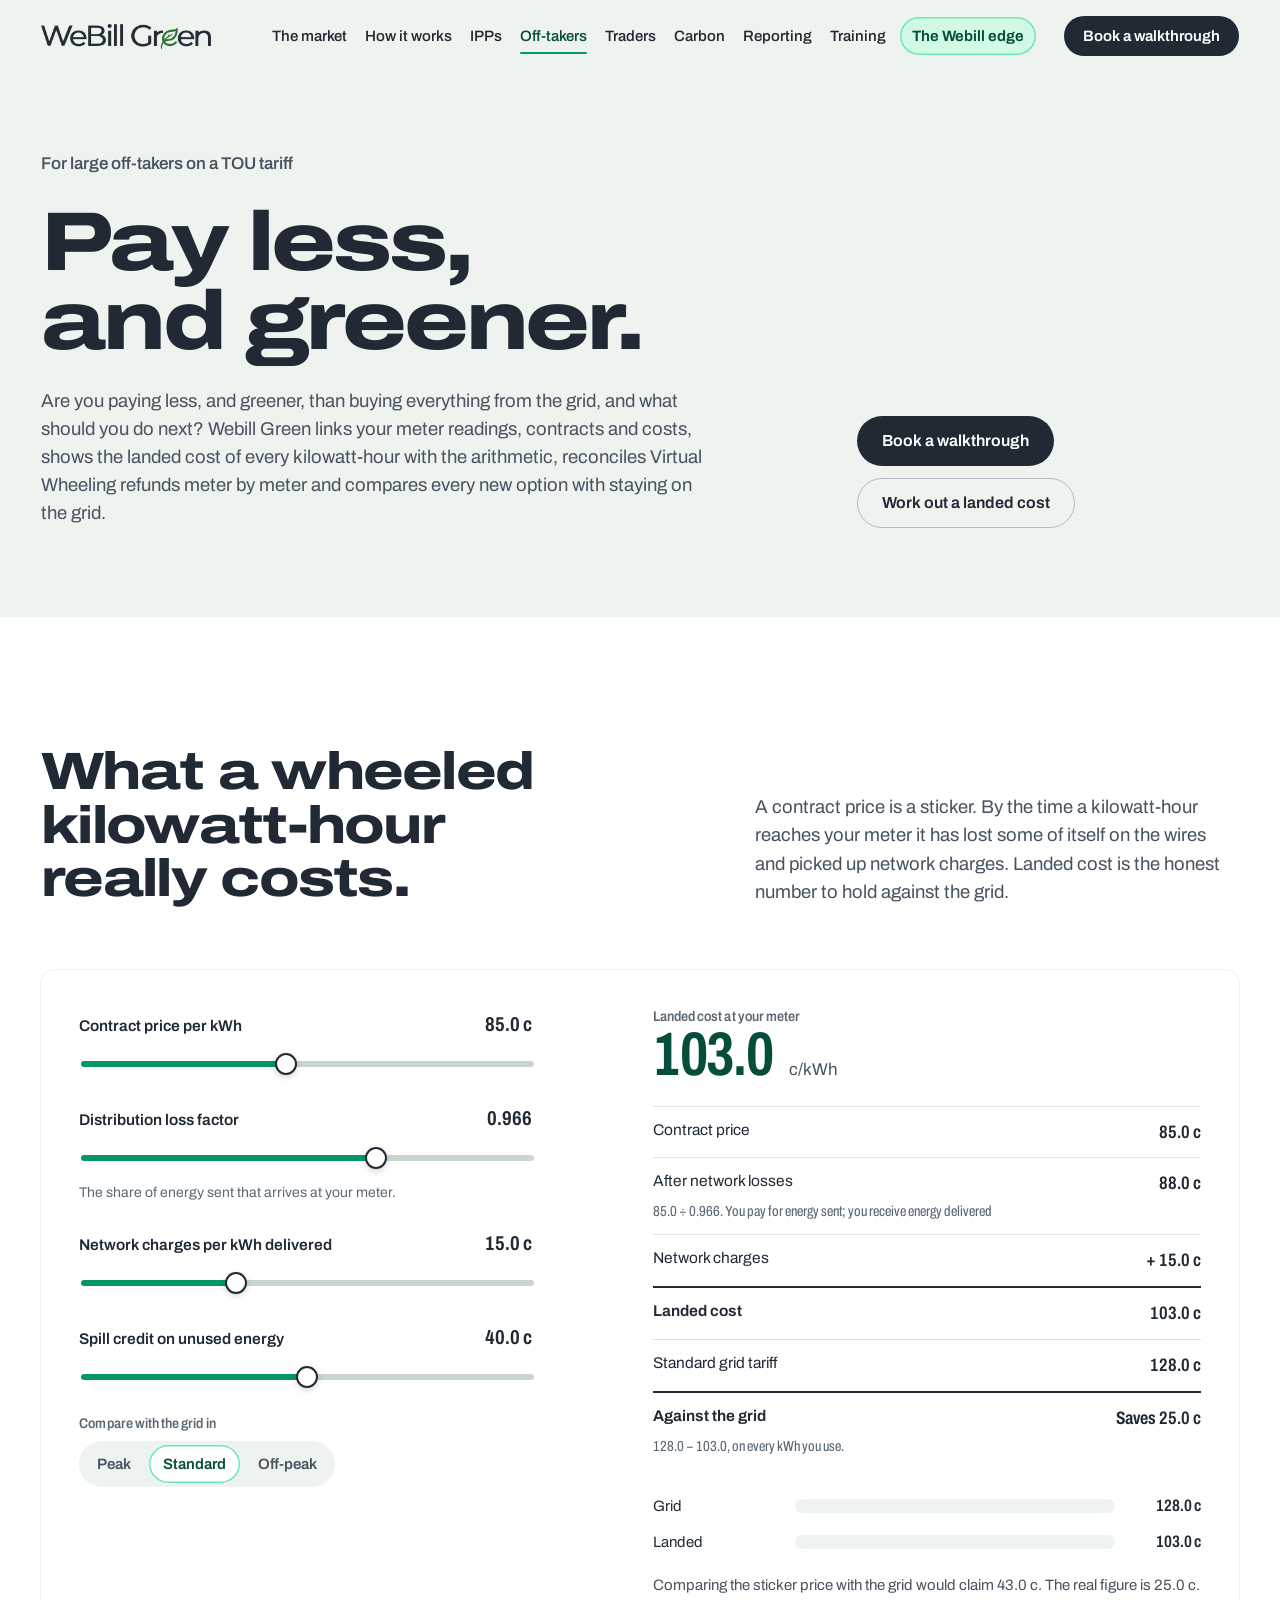
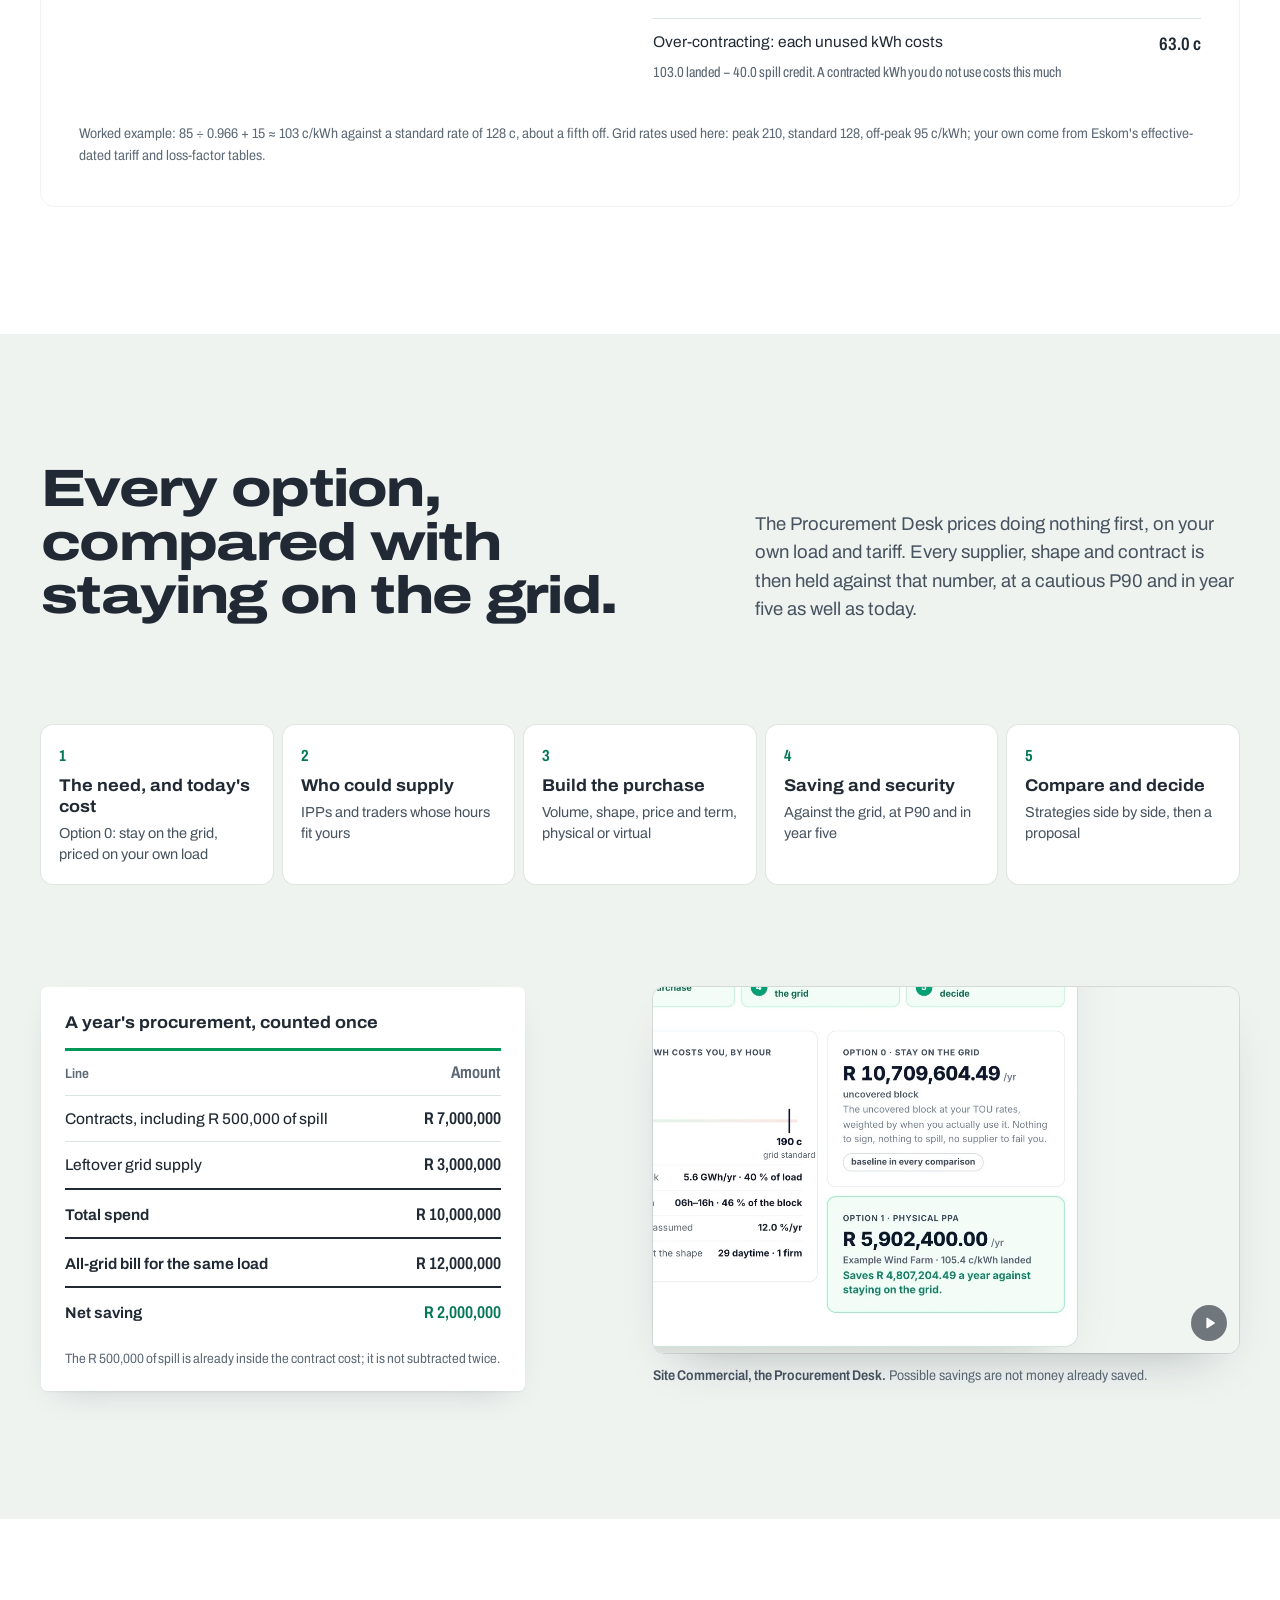
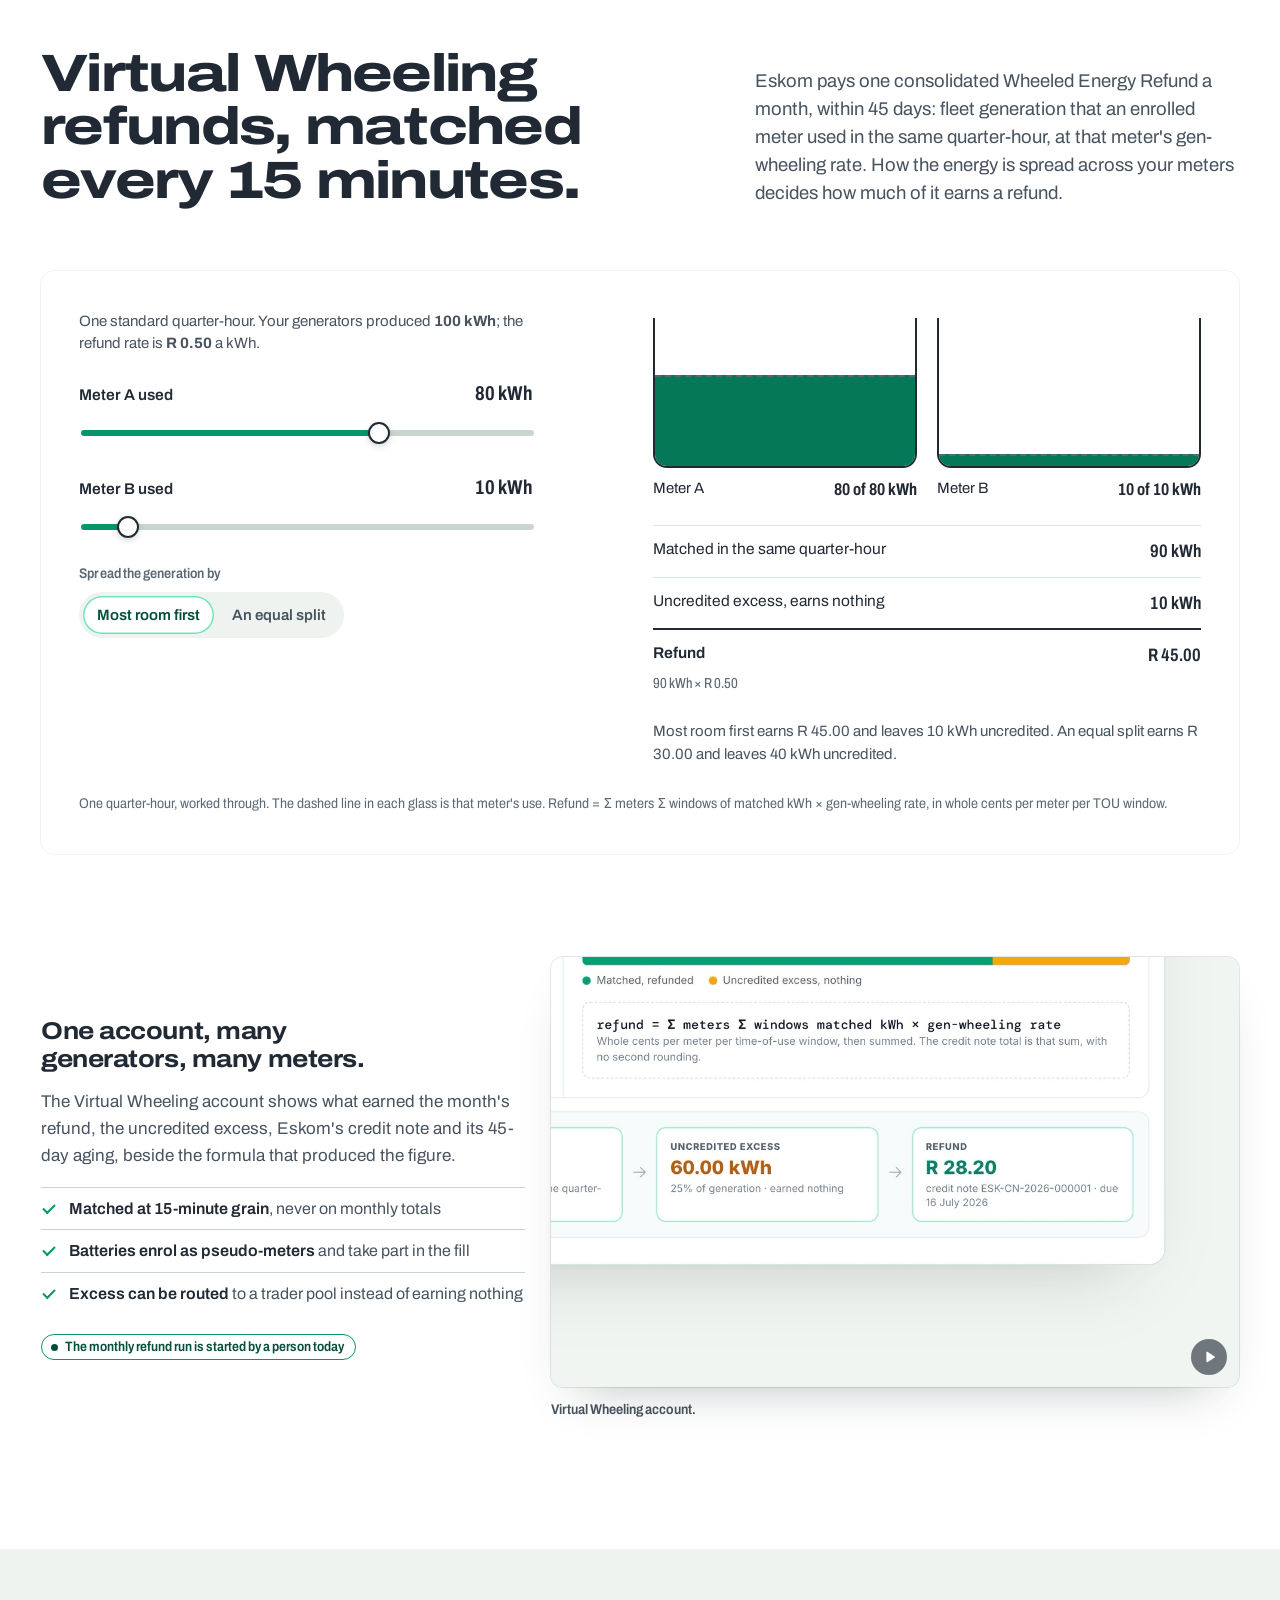
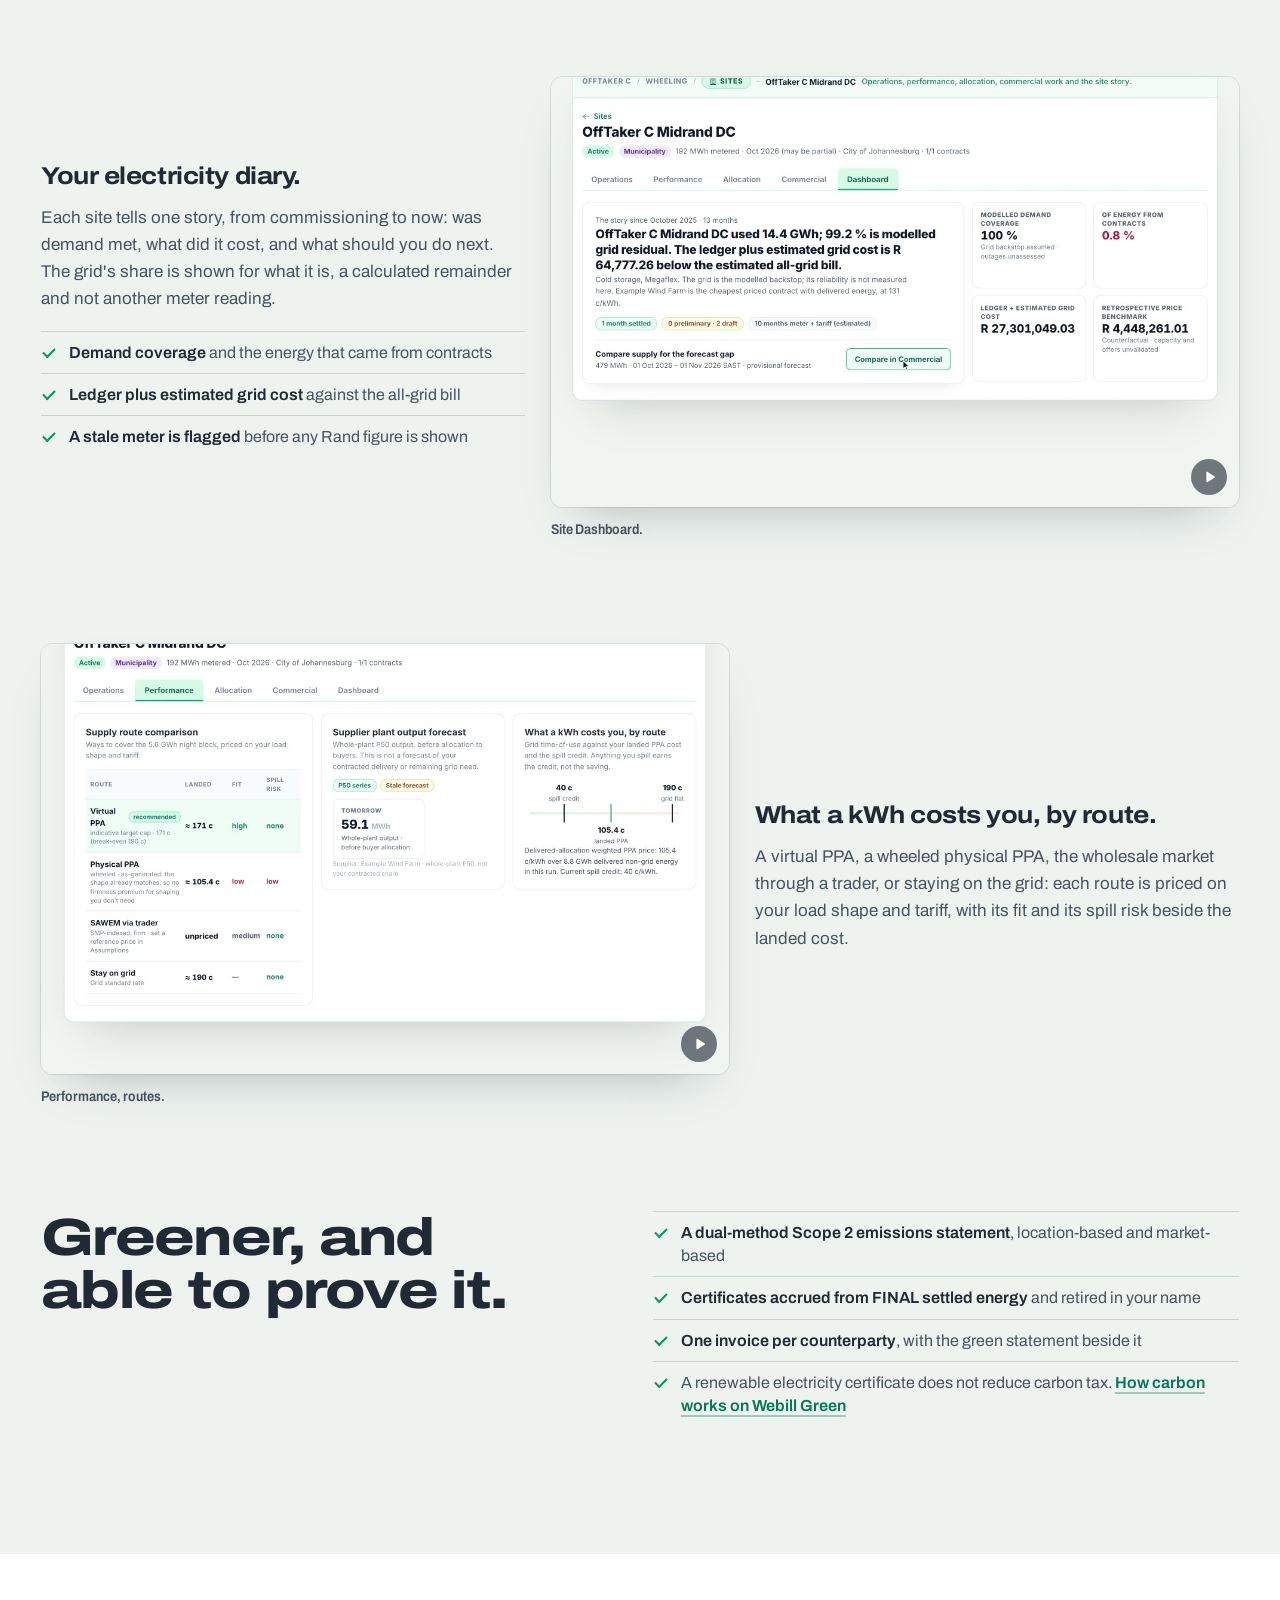
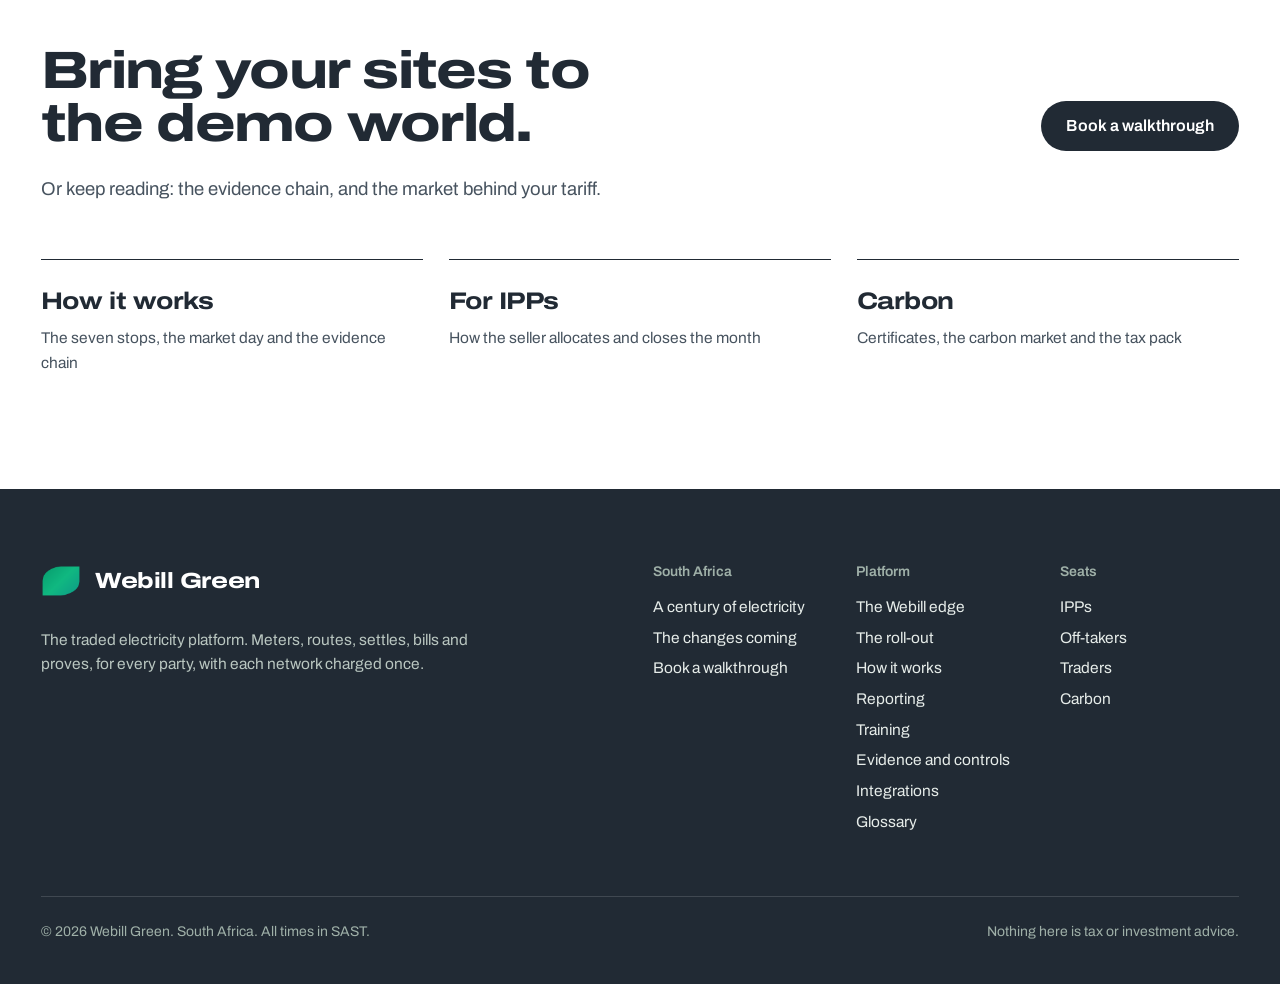
<file: off-takers.html>
<!doctype html>
<html lang="en-ZA">
<head>
  <meta charset="utf-8">
  <meta name="viewport" content="width=device-width, initial-scale=1">
  <title>For off-takers · Webill Green</title>
  <meta name="description" content="Webill Green for large off-takers: landed cost per kWh with the arithmetic shown, every option compared with the grid, and Virtual Wheeling refunds reconciled every 15 minutes.">
  <meta name="theme-color" content="#059669">
  <link rel="icon" href="assets/webill-green-mark.png" type="image/png">
  <link rel="preconnect" href="https://fonts.googleapis.com">
  <link rel="preconnect" href="https://fonts.gstatic.com" crossorigin>
  <link href="https://fonts.googleapis.com/css2?family=Archivo:wdth,wght@62..125,100..900&display=swap" rel="stylesheet">
  <link rel="stylesheet" href="assets/site.css">
  <script>document.documentElement.classList.add("js")</script>
</head>
<body>
  <a class="skip-link" href="#main">Skip to content</a>

  <header class="site-header" data-header>
    <div class="wrap site-header__inner">
      <a class="brand" href="index.html" aria-label="Webill Green home">
        <img src="assets/webill-green-logo.png" alt="Webill Green" width="1100" height="162">
      </a>
      <nav class="site-nav" id="site-nav" aria-label="Main">
        <a href="market.html">The market</a>
        <a href="how-it-works.html">How it works</a>
        <a href="ipps.html">IPPs</a>
        <a href="off-takers.html">Off-takers</a>
        <a href="traders.html">Traders</a>
        <a href="carbon.html">Carbon</a>
        <a href="reports.html">Reporting</a>
        <a href="training.html">Training</a>
        <a class="site-nav__edge" href="edge.html">The Webill edge</a>
      </nav>
      <div class="site-header__actions">
        <a class="btn btn--ink btn--small" href="index.html#walkthrough">Book a walkthrough</a>
        <button class="menu-toggle" type="button" aria-expanded="false" aria-controls="site-nav" data-menu-toggle>
          <span class="menu-toggle__bars" aria-hidden="true"><span></span><span></span><span></span></span>
          Menu
        </button>
      </div>
    </div>
  </header>

  <main id="main">
    <section class="page-hero" aria-labelledby="page-title">
      <div class="wrap page-hero__grid">
        <p class="page-hero__who">For large off-takers on a TOU tariff</p>
        <h1 class="h-display page-hero__title" id="page-title">Pay less, and greener.</h1>
        <p class="lede page-hero__lede">Are you paying less, and greener, than buying everything from the grid, and what should you do next? Webill Green links your meter readings, contracts and costs, shows the landed cost of every kilowatt-hour with the arithmetic, reconciles Virtual Wheeling refunds meter by meter and compares every new option with staying on the grid.</p>
        <div class="btn-row page-hero__aside">
          <a class="btn btn--ink" href="index.html#walkthrough">Book a walkthrough</a>
          <a class="btn btn--ghost" href="#landed">Work out a landed cost</a>
        </div>
      </div>
    </section>

    <section class="section section--paper" id="landed" aria-labelledby="landed-title">
      <div class="wrap">
        <div class="section-head section-head--split">
          <h2 class="h-section" id="landed-title">What a wheeled kilowatt-hour really costs.</h2>
          <p class="lede">A contract price is a sticker. By the time a kilowatt-hour reaches your meter it has lost some of itself on the wires and picked up network charges. Landed cost is the honest number to hold against the grid.</p>
        </div>

        <div class="instrument" data-landed>
          <div class="instrument__controls">
            <div class="slider">
              <div class="slider__top"><label for="l-price">Contract price per kWh</label><output class="slider__value" data-out="price" for="l-price">85.0 c</output></div>
              <input id="l-price" name="price" type="range" min="40" max="140" step="0.5" value="85">
            </div>
            <div class="slider">
              <div class="slider__top"><label for="l-dlf">Distribution loss factor</label><output class="slider__value" data-out="dlf" for="l-dlf">0.966</output></div>
              <input id="l-dlf" name="dlf" type="range" min="900" max="1000" step="1" value="966">
              <p class="slider__hint">The share of energy sent that arrives at your meter.</p>
            </div>
            <div class="slider">
              <div class="slider__top"><label for="l-wheel">Network charges per kWh delivered</label><output class="slider__value" data-out="wheel" for="l-wheel">15.0 c</output></div>
              <input id="l-wheel" name="wheel" type="range" min="0" max="45" step="0.5" value="15">
            </div>
            <div class="slider">
              <div class="slider__top"><label for="l-spill">Spill credit on unused energy</label><output class="slider__value" data-out="spill" for="l-spill">40.0 c</output></div>
              <input id="l-spill" name="spill" type="range" min="0" max="80" step="0.5" value="40">
            </div>
            <div>
              <p class="label" id="tou-label">Compare with the grid in</p>
              <div class="segmented" role="group" aria-labelledby="tou-label" style="margin-top:8px">
                <button type="button" data-tou="peak" aria-pressed="false">Peak</button>
                <button type="button" data-tou="standard" aria-pressed="true">Standard</button>
                <button type="button" data-tou="offpeak" aria-pressed="false">Off-peak</button>
              </div>
            </div>
          </div>

          <div class="instrument__result" aria-live="polite">
            <p class="label">Landed cost at your meter</p>
            <div class="result-big"><span class="figure-xl" data-landed-value>103.0</span><span class="result-big__unit">c/kWh</span></div>
            <ul class="build-up">
              <li><span>Contract price</span><span class="v" data-l-price>85.0 c</span></li>
              <li><span>After network losses</span><span class="v" data-l-loss>88.0 c</span><span class="f" data-l-loss-f></span></li>
              <li><span>Network charges</span><span class="v" data-l-wheel>+ 15.0 c</span></li>
              <li class="is-total"><span>Landed cost</span><span class="v" data-l-total>103.0 c</span></li>
              <li><span data-l-grid-name>Standard grid tariff</span><span class="v" data-l-grid>128.0 c</span></li>
              <li class="is-total"><span>Against the grid</span><span class="v" data-l-saving>Saves 25.0 c</span><span class="f" data-l-saving-f></span></li>
            </ul>
            <div class="compare-bar" aria-hidden="true">
              <div class="compare-bar__row"><span>Grid</span><span class="compare-bar__track"><span class="compare-bar__fill" data-bar-grid></span></span><span class="compare-bar__v" data-bar-grid-v></span></div>
              <div class="compare-bar__row"><span>Landed</span><span class="compare-bar__track"><span class="compare-bar__fill compare-bar__fill--green" data-bar-landed></span></span><span class="compare-bar__v" data-bar-landed-v></span></div>
            </div>
            <p class="small" style="margin-top:18px;color:var(--ink-2)" data-l-sticker></p>
            <ul class="build-up">
              <li><span>Over-contracting: each unused kWh costs</span><span class="v" data-l-over>63.0 c</span><span class="f" data-l-over-f></span></li>
            </ul>
          </div>
          <p class="instrument__note">Worked example: 85 ÷ 0.966 + 15 ≈ 103 c/kWh against a standard rate of 128 c, about a fifth off. Grid rates used here: peak 210, standard 128, off-peak 95 c/kWh; your own come from Eskom's effective-dated tariff and loss-factor tables.</p>
        </div>
      </div>
    </section>

    <section class="section" aria-labelledby="desk-title">
      <div class="wrap feature-rows">
        <div class="section-head section-head--split" style="margin-bottom:0">
          <h2 class="h-section" id="desk-title">Every option, compared with staying on the grid.</h2>
          <p class="lede">The Procurement Desk prices doing nothing first, on your own load and tariff. Every supplier, shape and contract is then held against that number, at a cautious P90 and in year five as well as today.</p>
        </div>

        <ol class="desk-steps" aria-label="The Procurement Desk">
          <li><b>1</b><strong>The need, and today's cost</strong><span>Option 0: stay on the grid, priced on your own load</span></li>
          <li><b>2</b><strong>Who could supply</strong><span>IPPs and traders whose hours fit yours</span></li>
          <li><b>3</b><strong>Build the purchase</strong><span>Volume, shape, price and term, physical or virtual</span></li>
          <li><b>4</b><strong>Saving and security</strong><span>Against the grid, at P90 and in year five</span></li>
          <li><b>5</b><strong>Compare and decide</strong><span>Strategies side by side, then a proposal</span></li>
        </ol>

        <div class="split">
          <div class="split__a">
            <div class="doc-mini">
              <p class="doc-mini__head">A year's procurement, counted once</p>
              <table class="ledger" style="margin-top:8px">
                <thead><tr><th scope="col">Line</th><th scope="col" class="amt">Amount</th></tr></thead>
                <tbody>
                  <tr><td>Contracts, including R 500,000 of spill</td><td class="amt">R 7,000,000</td></tr>
                  <tr><td>Leftover grid supply</td><td class="amt">R 3,000,000</td></tr>
                </tbody>
                <tfoot>
                  <tr><td>Total spend</td><td class="amt">R 10,000,000</td></tr>
                  <tr><td>All-grid bill for the same load</td><td class="amt">R 12,000,000</td></tr>
                  <tr><td>Net saving</td><td class="amt amt--pos">R 2,000,000</td></tr>
                </tfoot>
              </table>
              <p class="source" style="margin-top:14px">The R 500,000 of spill is already inside the contract cost; it is not subtracted twice.</p>
            </div>
          </div>
          <figure class="plate split__b">
            <div class="plate__frame plate__frame--film"><video class="plate__film" data-film muted loop playsinline preload="none" poster="assets/films/off-taker-procure-energy.jpg" width="1152" height="720" aria-label="Film of Procure energy: the load still bought from the grid, what a grid kWh costs, and a physical PPA costed against staying on the grid."><source src="assets/films/off-taker-procure-energy.mp4" type="video/mp4"></video><button class="film-toggle" type="button" data-film-toggle aria-label="Pause film"><svg class="film-toggle__pause" viewBox="0 0 16 16" aria-hidden="true"><rect x="3.5" y="2.5" width="3" height="11" rx="1"/><rect x="9.5" y="2.5" width="3" height="11" rx="1"/></svg><svg class="film-toggle__play" viewBox="0 0 16 16" aria-hidden="true"><path d="M5 2.8v10.4a.8.8 0 0 0 1.2.7l8.3-5.2a.8.8 0 0 0 0-1.4L6.2 2.1A.8.8 0 0 0 5 2.8Z"/></svg></button></div>
            <figcaption><strong>Site Commercial, the Procurement Desk.</strong> Possible savings are not money already saved.</figcaption>
          </figure>
        </div>
      </div>
    </section>

    <section class="section section--paper" id="virtual-wheeling" aria-labelledby="vw-title">
      <div class="wrap">
        <div class="section-head section-head--split">
          <h2 class="h-section" id="vw-title">Virtual Wheeling refunds, matched every 15 minutes.</h2>
          <p class="lede">Eskom pays one consolidated Wheeled Energy Refund a month, within 45 days: fleet generation that an enrolled meter used in the same quarter-hour, at that meter's gen-wheeling rate. How the energy is spread across your meters decides how much of it earns a refund.</p>
        </div>

        <div class="instrument" data-tank>
          <div class="instrument__controls">
            <p class="small" style="color:var(--ink-2)">One standard quarter-hour. Your generators produced <strong>100 kWh</strong>; the refund rate is <strong>R 0.50</strong> a kWh.</p>
            <div class="slider">
              <div class="slider__top"><label for="t-a">Meter A used</label><output class="slider__value" data-out="meterA" for="t-a">80 kWh</output></div>
              <input id="t-a" name="meterA" type="range" min="0" max="120" step="1" value="80">
            </div>
            <div class="slider">
              <div class="slider__top"><label for="t-b">Meter B used</label><output class="slider__value" data-out="meterB" for="t-b">10 kWh</output></div>
              <input id="t-b" name="meterB" type="range" min="0" max="120" step="1" value="10">
            </div>
            <div>
              <p class="label" id="mode-label">Spread the generation by</p>
              <div class="segmented" role="group" aria-labelledby="mode-label" style="margin-top:8px">
                <button type="button" data-mode="greedy" aria-pressed="true">Most room first</button>
                <button type="button" data-mode="equal" aria-pressed="false">An equal split</button>
              </div>
            </div>
          </div>
          <div class="instrument__result" aria-live="polite">
            <div class="tank">
              <div class="tank__meter">
                <div class="tank__glass" data-glass="A"><span class="tank__fill"></span><span class="tank__need"></span></div>
                <p class="tank__label"><span>Meter A</span><b data-glass-v="A"></b></p>
              </div>
              <div class="tank__meter">
                <div class="tank__glass" data-glass="B"><span class="tank__fill"></span><span class="tank__need"></span></div>
                <p class="tank__label"><span>Meter B</span><b data-glass-v="B"></b></p>
              </div>
            </div>
            <ul class="build-up">
              <li><span>Matched in the same quarter-hour</span><span class="v" data-tank-matched>90 kWh</span></li>
              <li><span>Uncredited excess, earns nothing</span><span class="v" data-tank-excess>10 kWh</span></li>
              <li class="is-total"><span>Refund</span><span class="v" data-tank-refund>R 45.00</span><span class="f" data-tank-refund-f></span></li>
            </ul>
            <p class="small" style="margin-top:14px;color:var(--ink-2)" data-tank-compare></p>
          </div>
          <p class="instrument__note">One quarter-hour, worked through. The dashed line in each glass is that meter's use. Refund = Σ meters Σ windows of matched kWh × gen-wheeling rate, in whole cents per meter per TOU window.</p>
        </div>

        <div class="feature-row" style="margin-top:clamp(64px,8vw,112px)">
          <div class="feature-row__copy">
            <h2 class="h-sub">One account, many generators, many meters.</h2>
            <div class="prose"><p>The Virtual Wheeling account shows what earned the month's refund, the uncredited excess, Eskom's credit note and its 45-day aging, beside the formula that produced the figure.</p></div>
            <ul class="checklist">
              <li><strong>Matched at 15-minute grain</strong>, never on monthly totals</li>
              <li><strong>Batteries enrol as pseudo-meters</strong> and take part in the fill</li>
              <li><strong>Excess can be routed</strong> to a trader pool instead of earning nothing</li>
            </ul>
            <p style="margin-top:18px"><span class="chip chip--person">The monthly refund run is started by a person today</span></p>
          </div>
          <figure class="plate feature-row__media">
            <div class="plate__frame plate__frame--film"><video class="plate__film" data-film muted loop playsinline preload="none" poster="assets/films/virtual-wheeling-account.jpg" width="1152" height="720" aria-label="Film of a Virtual Wheeling account: the month's generation splits into matched energy and uncredited excess, ending on the refund and its Eskom credit note."><source src="assets/films/virtual-wheeling-account.mp4" type="video/mp4"></video><button class="film-toggle" type="button" data-film-toggle aria-label="Pause film"><svg class="film-toggle__pause" viewBox="0 0 16 16" aria-hidden="true"><rect x="3.5" y="2.5" width="3" height="11" rx="1"/><rect x="9.5" y="2.5" width="3" height="11" rx="1"/></svg><svg class="film-toggle__play" viewBox="0 0 16 16" aria-hidden="true"><path d="M5 2.8v10.4a.8.8 0 0 0 1.2.7l8.3-5.2a.8.8 0 0 0 0-1.4L6.2 2.1A.8.8 0 0 0 5 2.8Z"/></svg></button></div>
            <figcaption><strong>Virtual Wheeling account.</strong></figcaption>
          </figure>
        </div>
      </div>
    </section>

    <section class="section" aria-labelledby="diary-title">
      <div class="wrap feature-rows">
        <div class="feature-row">
          <div class="feature-row__copy">
            <h2 class="h-sub" id="diary-title">Your electricity diary.</h2>
            <div class="prose"><p>Each site tells one story, from commissioning to now: was demand met, what did it cost, and what should you do next. The grid's share is shown for what it is, a calculated remainder and not another meter reading.</p></div>
            <ul class="checklist">
              <li><strong>Demand coverage</strong> and the energy that came from contracts</li>
              <li><strong>Ledger plus estimated grid cost</strong> against the all-grid bill</li>
              <li><strong>A stale meter is flagged</strong> before any Rand figure is shown</li>
            </ul>
          </div>
          <figure class="plate feature-row__media">
            <div class="plate__frame plate__frame--film"><video class="plate__film" data-film muted loop playsinline preload="none" poster="assets/films/off-taker-site-dashboard.jpg" width="1152" height="720" aria-label="Film of an off-taker site dashboard: the site's story since commissioning, its coverage and cost figures, and the next step for the forecast gap."><source src="assets/films/off-taker-site-dashboard.mp4" type="video/mp4"></video><button class="film-toggle" type="button" data-film-toggle aria-label="Pause film"><svg class="film-toggle__pause" viewBox="0 0 16 16" aria-hidden="true"><rect x="3.5" y="2.5" width="3" height="11" rx="1"/><rect x="9.5" y="2.5" width="3" height="11" rx="1"/></svg><svg class="film-toggle__play" viewBox="0 0 16 16" aria-hidden="true"><path d="M5 2.8v10.4a.8.8 0 0 0 1.2.7l8.3-5.2a.8.8 0 0 0 0-1.4L6.2 2.1A.8.8 0 0 0 5 2.8Z"/></svg></button></div>
            <figcaption><strong>Site Dashboard.</strong></figcaption>
          </figure>
        </div>

        <div class="feature-row feature-row--flip">
          <div class="feature-row__copy">
            <h2 class="h-sub">What a kWh costs you, by route.</h2>
            <div class="prose"><p>A virtual PPA, a wheeled physical PPA, the wholesale market through a trader, or staying on the grid: each route is priced on your load shape and tariff, with its fit and its spill risk beside the landed cost.</p></div>
          </div>
          <figure class="plate feature-row__media">
            <div class="plate__frame plate__frame--film"><video class="plate__film" data-film muted loop playsinline preload="none" poster="assets/films/off-taker-supply-routes.jpg" width="1152" height="720" aria-label="Film of the supply route comparison: four routes with landed price, fit and spill risk, the recommended route, and what a kWh costs on each."><source src="assets/films/off-taker-supply-routes.mp4" type="video/mp4"></video><button class="film-toggle" type="button" data-film-toggle aria-label="Pause film"><svg class="film-toggle__pause" viewBox="0 0 16 16" aria-hidden="true"><rect x="3.5" y="2.5" width="3" height="11" rx="1"/><rect x="9.5" y="2.5" width="3" height="11" rx="1"/></svg><svg class="film-toggle__play" viewBox="0 0 16 16" aria-hidden="true"><path d="M5 2.8v10.4a.8.8 0 0 0 1.2.7l8.3-5.2a.8.8 0 0 0 0-1.4L6.2 2.1A.8.8 0 0 0 5 2.8Z"/></svg></button></div>
            <figcaption><strong>Performance, routes.</strong></figcaption>
          </figure>
        </div>

        <div class="split">
          <div class="split__a stack-l">
            <h2 class="h-section">Greener, and able to prove it.</h2>
          </div>
          <div class="split__b">
            <ul class="checklist" style="margin-top:0">
              <li><strong>A dual-method Scope 2 emissions statement</strong>, location-based and market-based</li>
              <li><strong>Certificates accrued from FINAL settled energy</strong> and retired in your name</li>
              <li><strong>One invoice per counterparty</strong>, with the green statement beside it</li>
              <li>A renewable electricity certificate does not reduce carbon tax. <a class="text-link" href="carbon.html">How carbon works on Webill Green</a></li>
            </ul>
          </div>
        </div>
      </div>
    </section>

    <section class="section section--paper section--tight" aria-labelledby="next-title">
      <div class="wrap">
        <div class="cta-band">
          <h2 class="h-section" id="next-title">Bring your sites to the demo world.</h2>
          <div class="btn-row"><a class="btn btn--ink" href="index.html#walkthrough">Book a walkthrough</a></div>
          <p class="lede">Or keep reading: the evidence chain, and the market behind your tariff.</p>
        </div>
        <ul class="page-next" style="margin-top:56px">
          <li><a href="how-it-works.html"><strong>How it works</strong><span>The seven stops, the market day and the evidence chain</span></a></li>
          <li><a href="ipps.html"><strong>For IPPs</strong><span>How the seller allocates and closes the month</span></a></li>
          <li><a href="carbon.html"><strong>Carbon</strong><span>Certificates, the carbon market and the tax pack</span></a></li>
        </ul>
      </div>
    </section>
  </main>

  <footer class="site-footer">
    <div class="wrap">
      <div class="site-footer__top">
        <div class="site-footer__brand">
          <a class="site-footer__mark" href="index.html"><img src="assets/webill-green-mark.png" alt="" width="40" height="40"><span class="site-footer__name">Webill Green</span></a>
          <p class="site-footer__tagline">The traded electricity platform. Meters, routes, settles, bills and proves, for every party, with each network charged once.</p>
        </div>
        <div class="site-footer__cols">
          <div>
            <h2>South Africa</h2>
            <ul>
              <li><a href="market.html#history">A century of electricity</a></li>
              <li><a href="market.html#coming">The changes coming</a></li>
              <li><a href="index.html#walkthrough">Book a walkthrough</a></li>
            </ul>
          </div>
          <div>
            <h2>Platform</h2>
            <ul>
              <li><a href="edge.html">The Webill edge</a></li>
              <li><a href="edge.html#rollout">The roll-out</a></li>
              <li><a href="how-it-works.html">How it works</a></li>
              <li><a href="reports.html">Reporting</a></li>
              <li><a href="training.html">Training</a></li>
              <li><a href="how-it-works.html#evidence">Evidence and controls</a></li>
              <li><a href="how-it-works.html#integrations">Integrations</a></li>
              <li><a href="how-it-works.html#glossary">Glossary</a></li>
            </ul>
          </div>
          <div>
            <h2>Seats</h2>
            <ul>
              <li><a href="ipps.html">IPPs</a></li>
              <li><a href="off-takers.html">Off-takers</a></li>
              <li><a href="traders.html">Traders</a></li>
              <li><a href="carbon.html">Carbon</a></li>
            </ul>
          </div>
        </div>
      </div>
      <div class="site-footer__base">
        <p>© <span data-year>2026</span> Webill Green. South Africa. All times in SAST.</p>
        <p>Nothing here is tax or investment advice.</p>
      </div>
    </div>
  </footer>

  <script src="assets/site.js" defer></script>
  <script src="assets/instruments.js" defer></script>
</body>
</html>
</file>
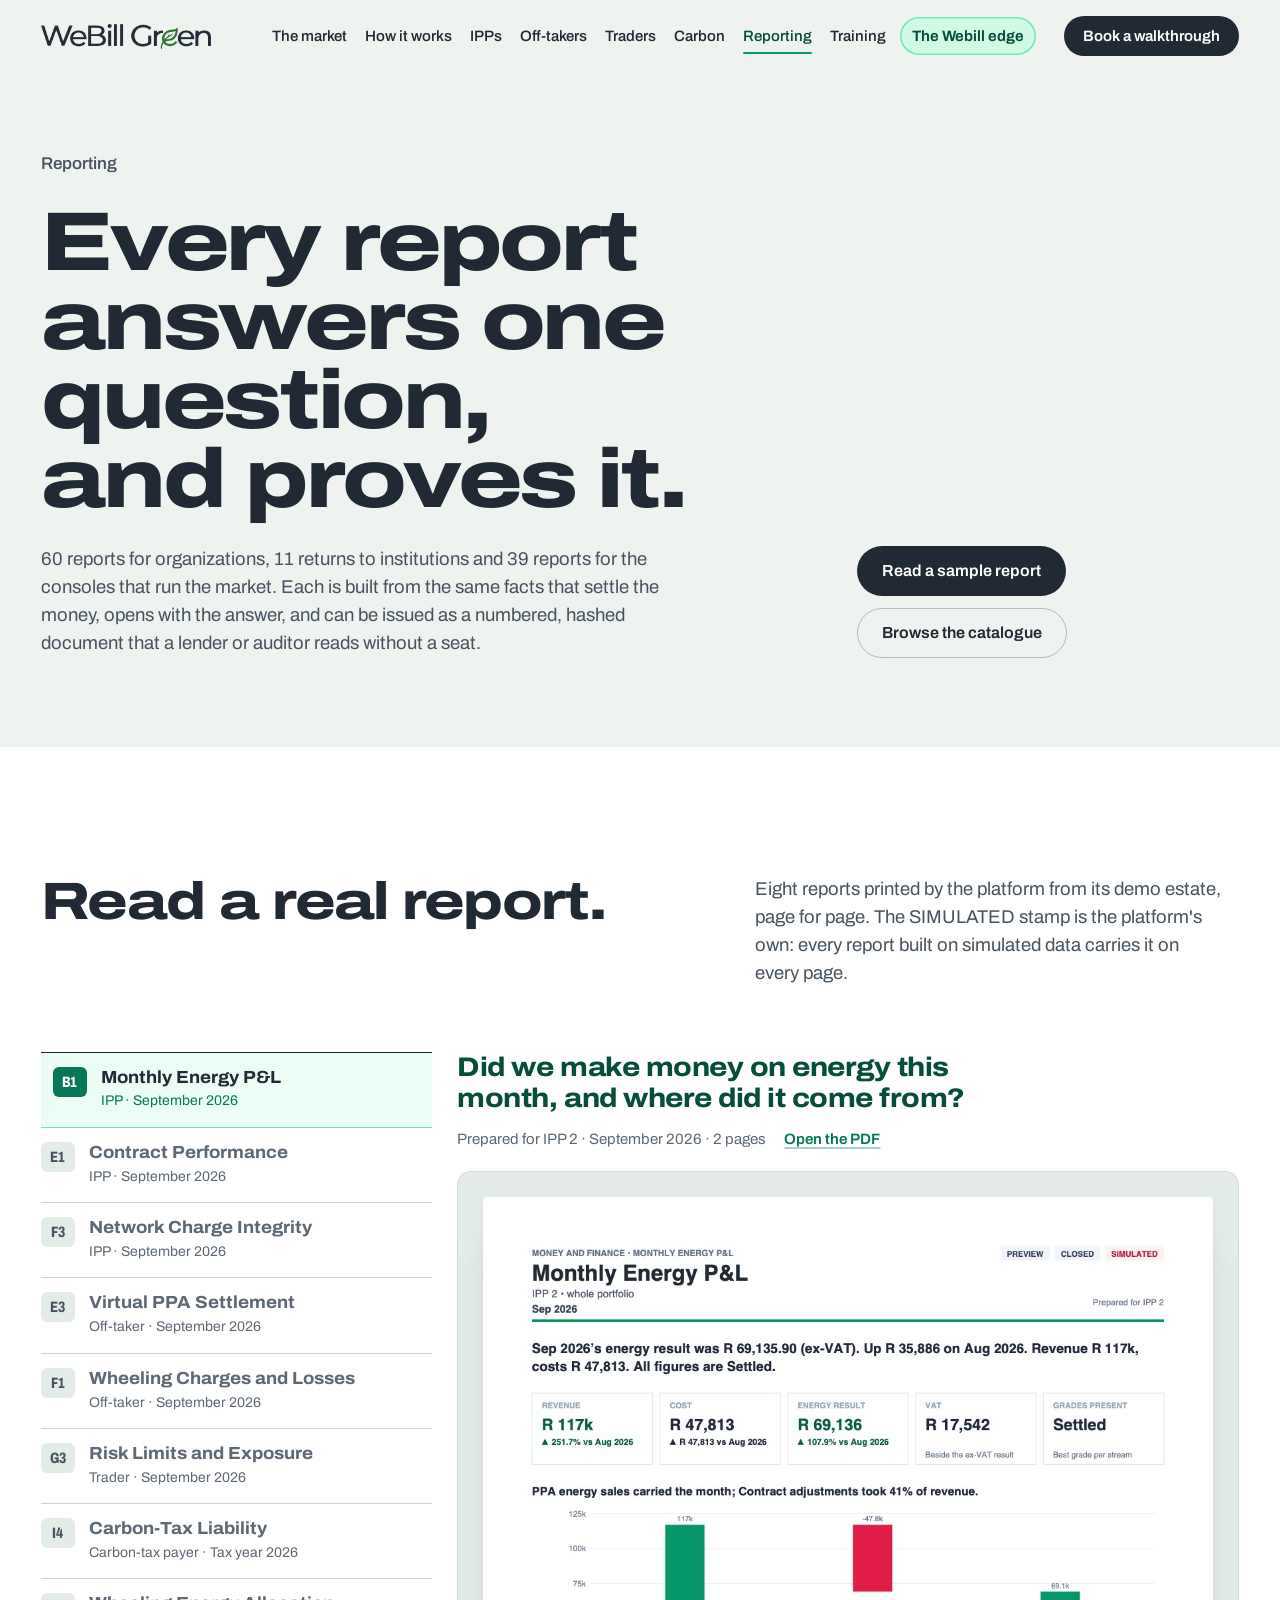
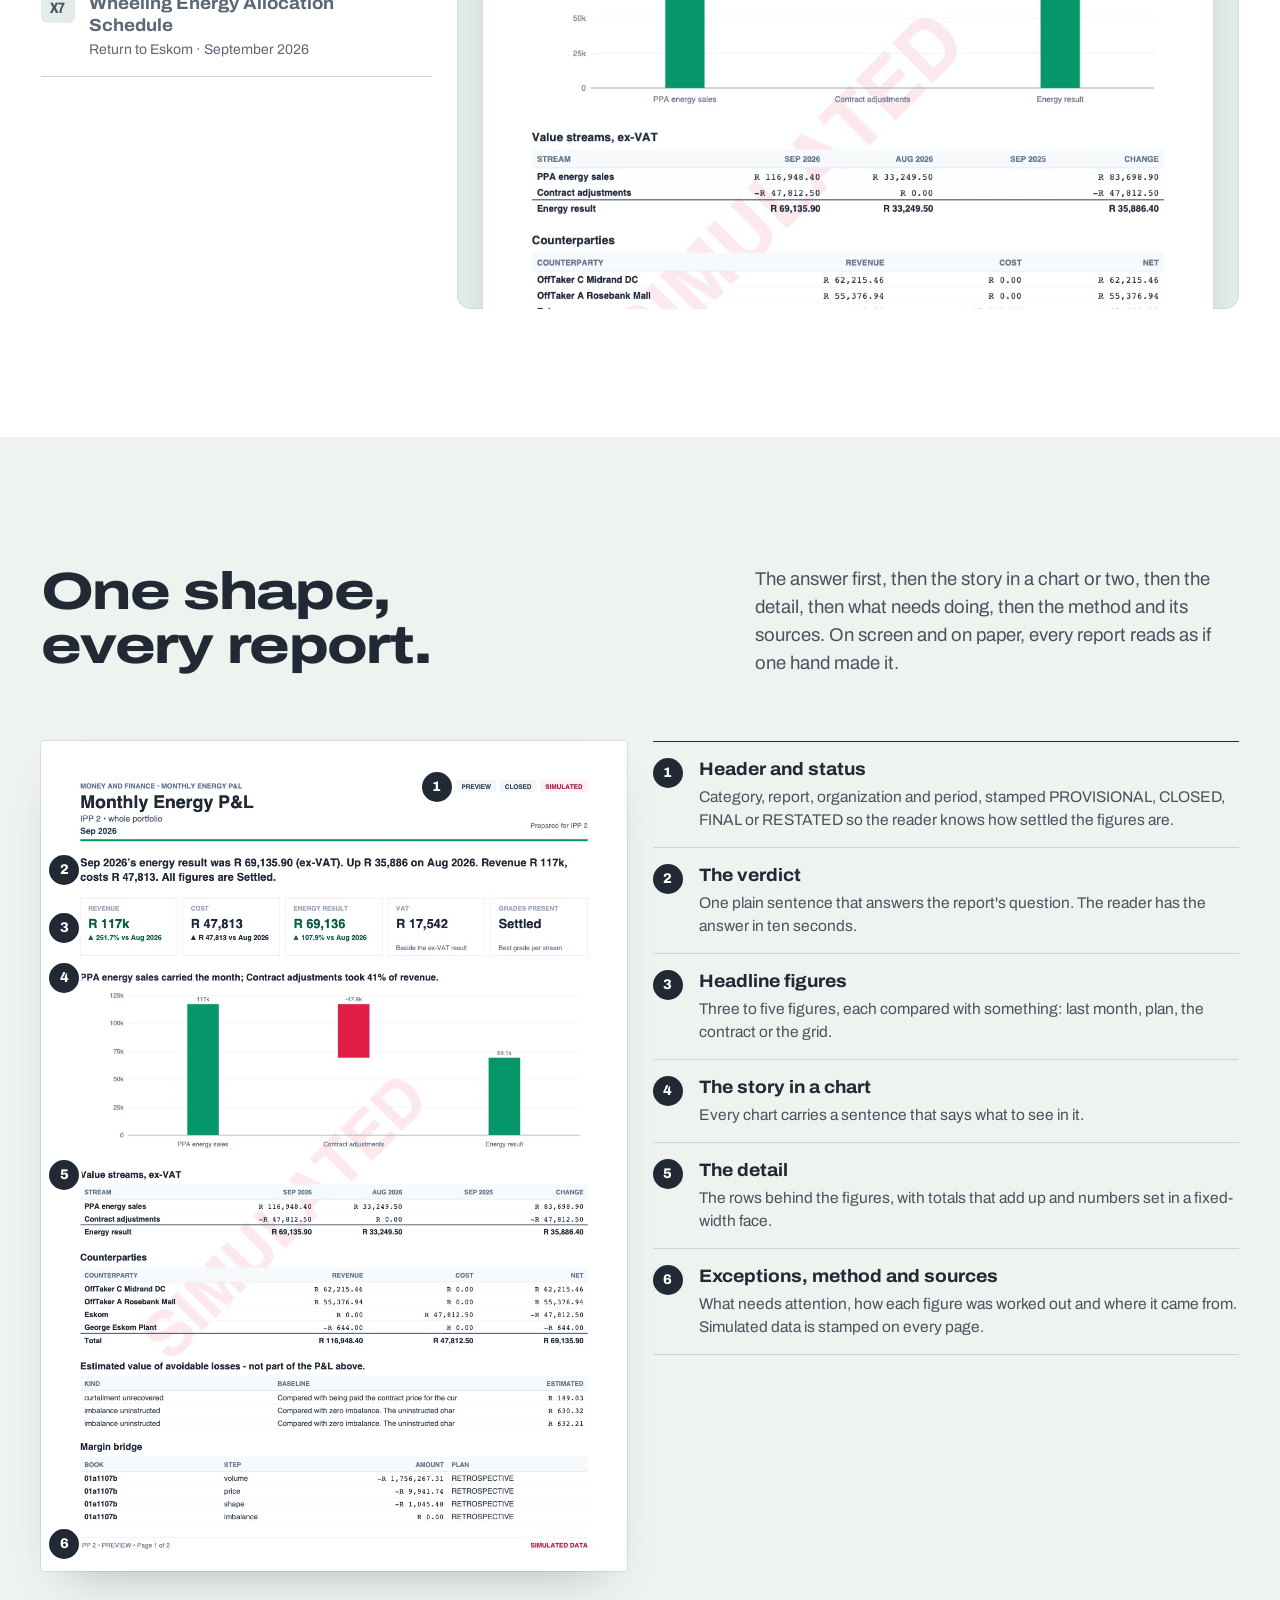
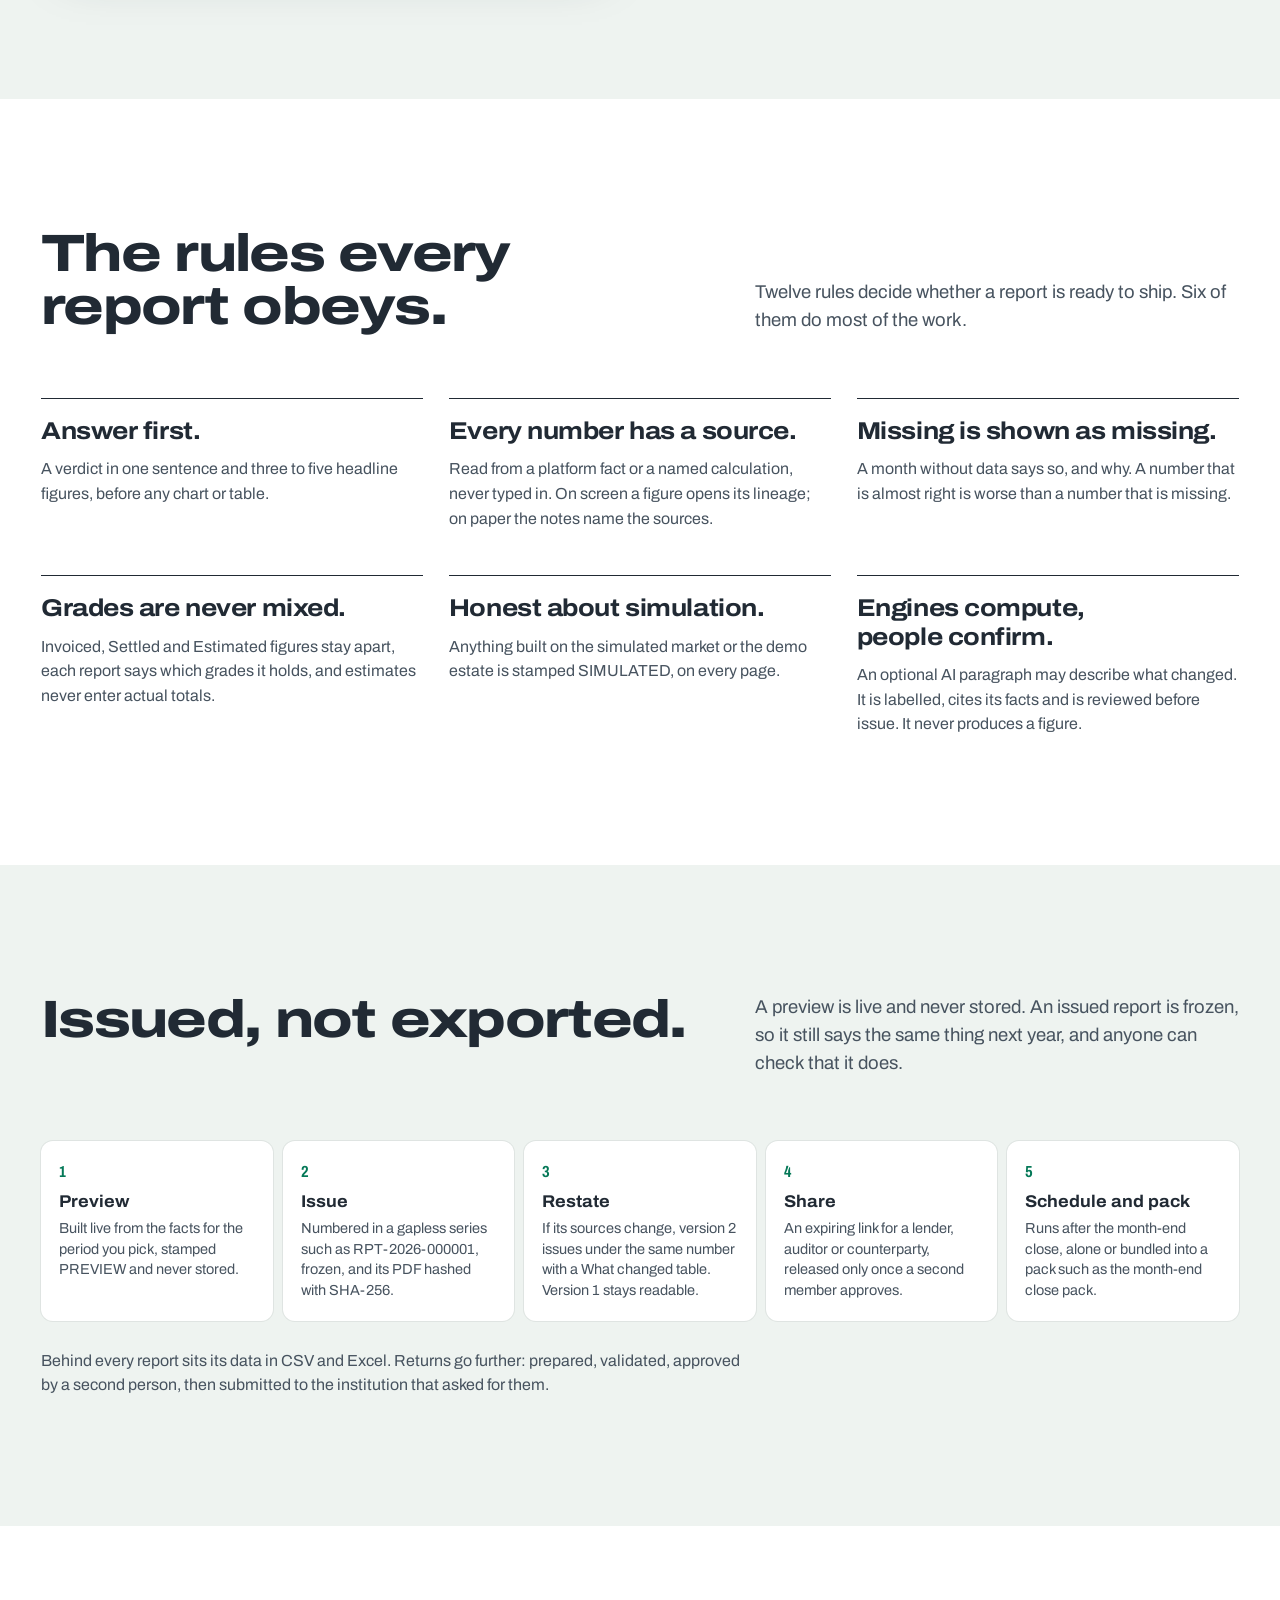
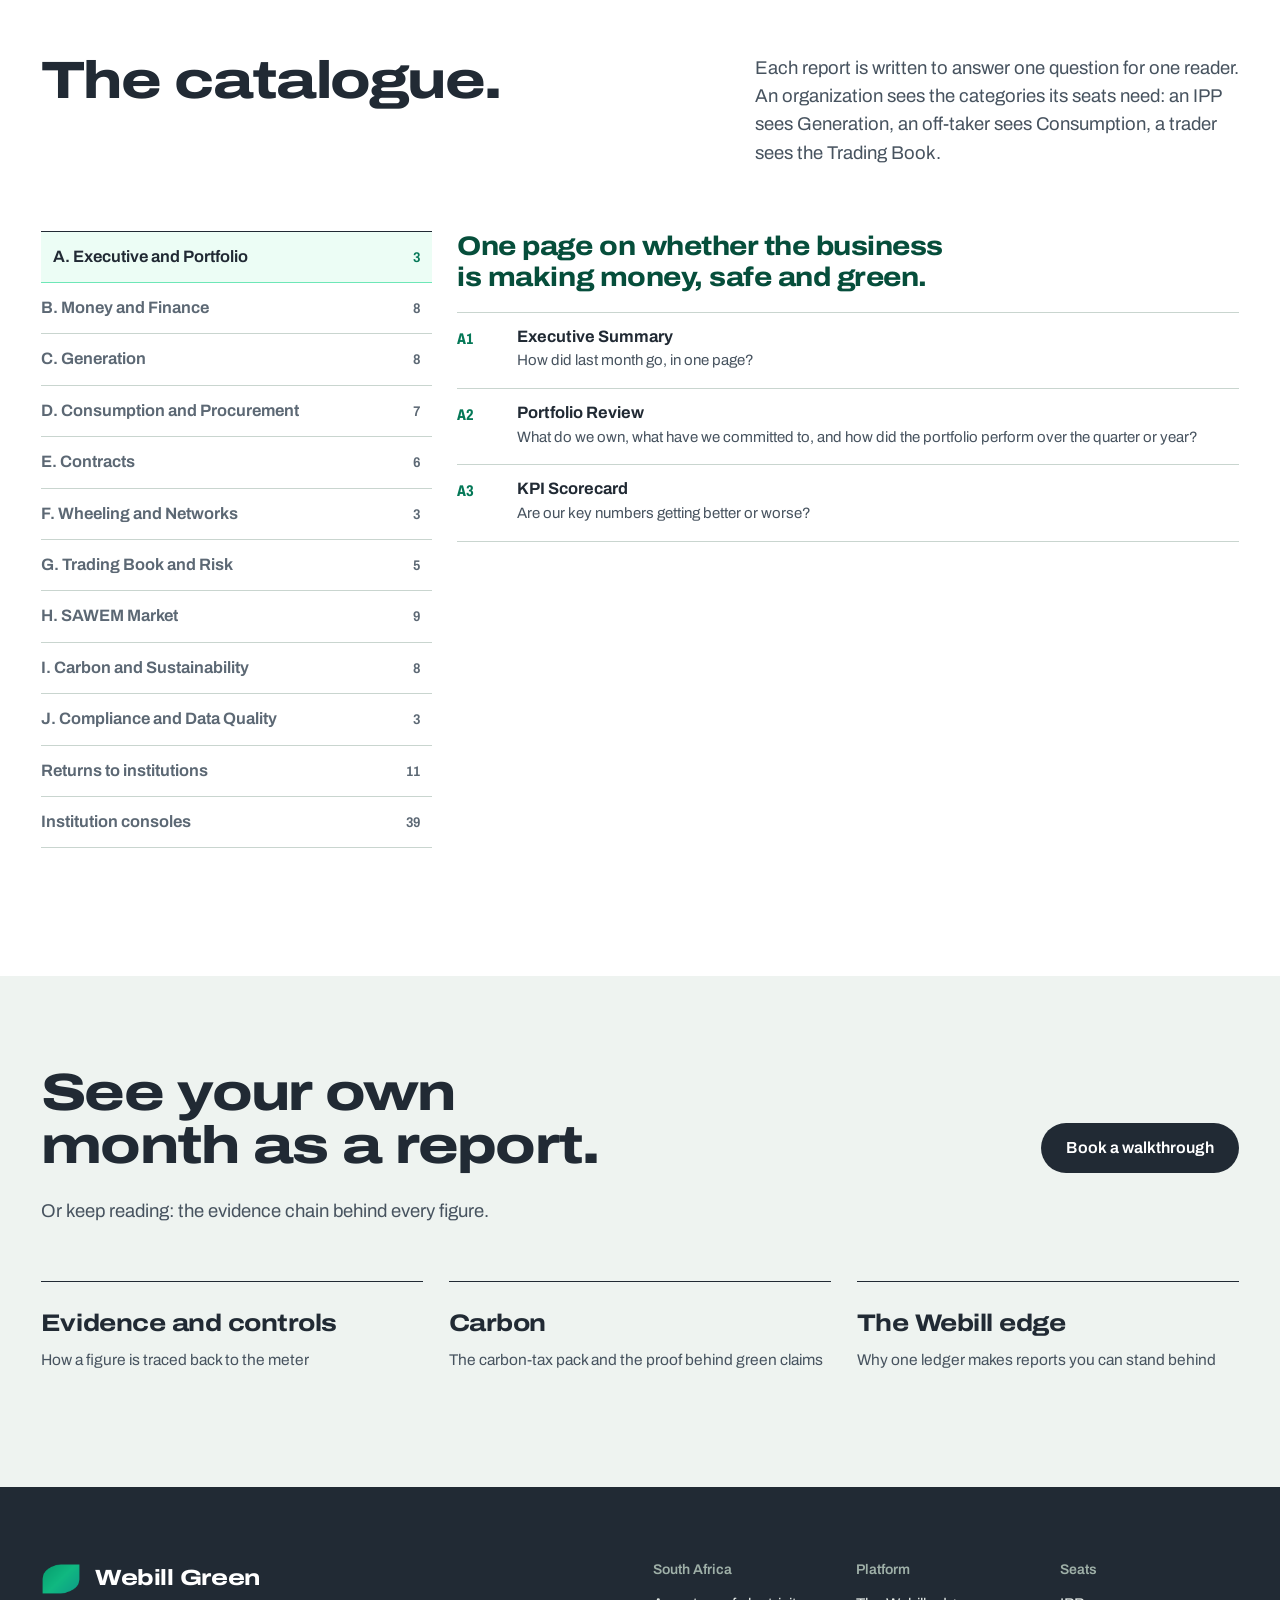
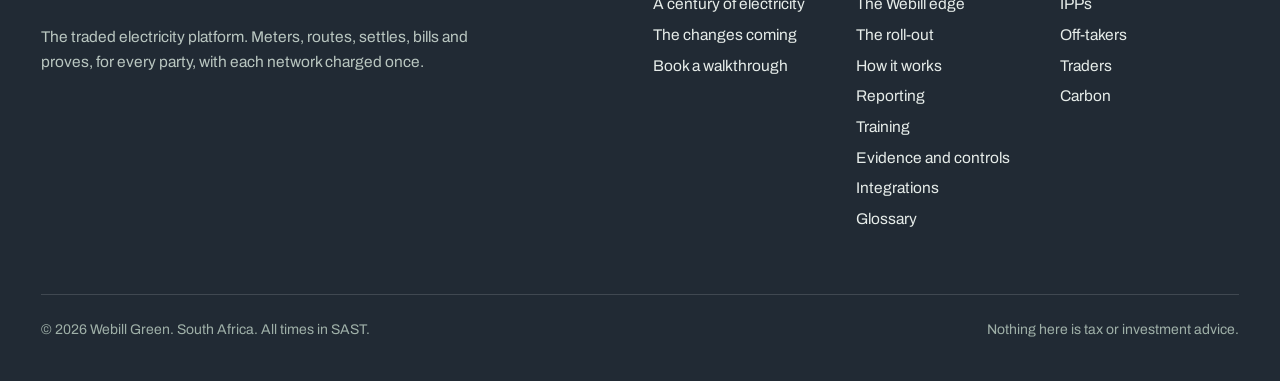
<file: reports.html>
<!doctype html>
<html lang="en-ZA">
<head>
  <meta charset="utf-8">
  <meta name="viewport" content="width=device-width, initial-scale=1">
  <title>Reporting · Webill Green</title>
  <meta name="description" content="Webill Green reporting: 60 reports, 11 returns and 39 institution reports, each answering one question from the facts that settle the money, issued as numbered, hashed documents. Read real sample reports.">
  <meta name="theme-color" content="#059669">
  <link rel="icon" href="assets/webill-green-mark.png" type="image/png">
  <link rel="preconnect" href="https://fonts.googleapis.com">
  <link rel="preconnect" href="https://fonts.gstatic.com" crossorigin>
  <link href="https://fonts.googleapis.com/css2?family=Archivo:wdth,wght@62..125,100..900&display=swap" rel="stylesheet">
  <link rel="stylesheet" href="assets/site.css">
  <script>document.documentElement.classList.add("js")</script>
</head>
<body>
  <a class="skip-link" href="#main">Skip to content</a>

  <header class="site-header" data-header>
    <div class="wrap site-header__inner">
      <a class="brand" href="index.html" aria-label="Webill Green home">
        <img src="assets/webill-green-logo.png" alt="Webill Green" width="1100" height="162">
      </a>
      <nav class="site-nav" id="site-nav" aria-label="Main">
        <a href="market.html">The market</a>
        <a href="how-it-works.html">How it works</a>
        <a href="ipps.html">IPPs</a>
        <a href="off-takers.html">Off-takers</a>
        <a href="traders.html">Traders</a>
        <a href="carbon.html">Carbon</a>
        <a href="reports.html">Reporting</a>
        <a href="training.html">Training</a>
        <a class="site-nav__edge" href="edge.html">The Webill edge</a>
      </nav>
      <div class="site-header__actions">
        <a class="btn btn--ink btn--small" href="index.html#walkthrough">Book a walkthrough</a>
        <button class="menu-toggle" type="button" aria-expanded="false" aria-controls="site-nav" data-menu-toggle>
          <span class="menu-toggle__bars" aria-hidden="true"><span></span><span></span><span></span></span>
          Menu
        </button>
      </div>
    </div>
  </header>

  <main id="main">
    <section class="page-hero" aria-labelledby="page-title">
      <div class="wrap page-hero__grid">
        <p class="page-hero__who">Reporting</p>
        <h1 class="h-display page-hero__title" id="page-title">Every report answers one question, and proves it.</h1>
        <p class="lede page-hero__lede">60 reports for organizations, 11 returns to institutions and 39 reports for the consoles that run the market. Each is built from the same facts that settle the money, opens with the answer, and can be issued as a numbered, hashed document that a lender or auditor reads without a seat.</p>
        <div class="btn-row page-hero__aside">
          <a class="btn btn--ink" href="#samples">Read a sample report</a>
          <a class="btn btn--ghost" href="#catalogue">Browse the catalogue</a>
        </div>
      </div>
    </section>

    <section class="section section--paper" id="samples" aria-labelledby="samples-title">
      <div class="wrap">
        <div class="section-head section-head--split">
          <h2 class="h-section" id="samples-title">Read a real report.</h2>
          <p class="lede">Eight reports printed by the platform from its demo estate, page for page. The SIMULATED stamp is the platform's own: every report built on simulated data carries it on every page.</p>
        </div>
        <div class="rv">
          <div class="rv__list" role="tablist" aria-label="Sample reports" aria-orientation="vertical" data-tabs="samples">
            <button class="rv-btn" role="tab" id="rv-tab-b1" aria-controls="rv-b1" aria-selected="true"><span class="rv-btn__code">B1</span><span class="rv-btn__title">Monthly Energy P&amp;L</span><span class="rv-btn__who">IPP · September 2026</span></button><button class="rv-btn" role="tab" id="rv-tab-e1" aria-controls="rv-e1" aria-selected="false" tabindex="-1"><span class="rv-btn__code">E1</span><span class="rv-btn__title">Contract Performance</span><span class="rv-btn__who">IPP · September 2026</span></button><button class="rv-btn" role="tab" id="rv-tab-f3" aria-controls="rv-f3" aria-selected="false" tabindex="-1"><span class="rv-btn__code">F3</span><span class="rv-btn__title">Network Charge Integrity</span><span class="rv-btn__who">IPP · September 2026</span></button><button class="rv-btn" role="tab" id="rv-tab-e3" aria-controls="rv-e3" aria-selected="false" tabindex="-1"><span class="rv-btn__code">E3</span><span class="rv-btn__title">Virtual PPA Settlement</span><span class="rv-btn__who">Off-taker · September 2026</span></button><button class="rv-btn" role="tab" id="rv-tab-f1" aria-controls="rv-f1" aria-selected="false" tabindex="-1"><span class="rv-btn__code">F1</span><span class="rv-btn__title">Wheeling Charges and Losses</span><span class="rv-btn__who">Off-taker · September 2026</span></button><button class="rv-btn" role="tab" id="rv-tab-g3" aria-controls="rv-g3" aria-selected="false" tabindex="-1"><span class="rv-btn__code">G3</span><span class="rv-btn__title">Risk Limits and Exposure</span><span class="rv-btn__who">Trader · September 2026</span></button><button class="rv-btn" role="tab" id="rv-tab-i4" aria-controls="rv-i4" aria-selected="false" tabindex="-1"><span class="rv-btn__code">I4</span><span class="rv-btn__title">Carbon-Tax Liability</span><span class="rv-btn__who">Carbon-tax payer · Tax year 2026</span></button><button class="rv-btn" role="tab" id="rv-tab-x7" aria-controls="rv-x7" aria-selected="false" tabindex="-1"><span class="rv-btn__code">X7</span><span class="rv-btn__title">Wheeling Energy Allocation Schedule</span><span class="rv-btn__who">Return to Eskom · September 2026</span></button>
          </div>
          <div class="rv__doc">
            <div class="rv-panel" role="tabpanel" id="rv-b1" aria-labelledby="rv-tab-b1"><p class="rv-panel__q">Did we make money on energy this month, and where did it come from?</p><p class="rv-panel__meta"><span>Prepared for IPP 2 · September 2026 · 2 pages</span><a class="text-link" href="assets/reports/b1-monthly-energy-p-l.pdf" target="_blank" rel="noopener">Open the PDF</a></p><div class="rv-pages" tabindex="0" role="region" aria-label="Monthly Energy P&amp;L, 2 pages"><img class="rv-page" src="assets/reports/b1-monthly-energy-p-l-p1.jpg" alt="Page 1 of 2 of the Monthly Energy P&amp;L report for September 2026." width="1100" height="1557" loading="lazy"><img class="rv-page" src="assets/reports/b1-monthly-energy-p-l-p2.jpg" alt="Page 2 of 2 of the Monthly Energy P&amp;L report for September 2026." width="1100" height="1557" loading="lazy"></div></div><div class="rv-panel" role="tabpanel" id="rv-e1" aria-labelledby="rv-tab-e1" hidden><p class="rv-panel__q">Did this contract deliver what it promised this month, and what does each party owe?</p><p class="rv-panel__meta"><span>Prepared for IPP 2 · September 2026 · 2 pages</span><a class="text-link" href="assets/reports/e1-contract-performance.pdf" target="_blank" rel="noopener">Open the PDF</a></p><div class="rv-pages" tabindex="0" role="region" aria-label="Contract Performance, 2 pages"><img class="rv-page" src="assets/reports/e1-contract-performance-p1.jpg" alt="Page 1 of 2 of the Contract Performance report for September 2026." width="1100" height="1557" loading="lazy"><img class="rv-page" src="assets/reports/e1-contract-performance-p2.jpg" alt="Page 2 of 2 of the Contract Performance report for September 2026." width="1100" height="1557" loading="lazy"></div></div><div class="rv-panel" role="tabpanel" id="rv-f3" aria-labelledby="rv-tab-f3" hidden><p class="rv-panel__q">Can we prove no network charged twice and no energy was sold twice?</p><p class="rv-panel__meta"><span>Prepared for IPP 2 · September 2026 · 1 page</span><a class="text-link" href="assets/reports/f3-network-charge-integrity.pdf" target="_blank" rel="noopener">Open the PDF</a></p><div class="rv-pages" tabindex="0" role="region" aria-label="Network Charge Integrity, 1 page"><img class="rv-page" src="assets/reports/f3-network-charge-integrity-p1.jpg" alt="Page 1 of 1 of the Network Charge Integrity report for September 2026." width="1100" height="1557" loading="lazy"></div></div><div class="rv-panel" role="tabpanel" id="rv-e3" aria-labelledby="rv-tab-e3" hidden><p class="rv-panel__q">How did our virtual PPA settle this month, and is it working as a hedge?</p><p class="rv-panel__meta"><span>Prepared for OffTaker C · September 2026 · 2 pages</span><a class="text-link" href="assets/reports/e3-virtual-ppa-settlement.pdf" target="_blank" rel="noopener">Open the PDF</a></p><div class="rv-pages" tabindex="0" role="region" aria-label="Virtual PPA Settlement, 2 pages"><img class="rv-page" src="assets/reports/e3-virtual-ppa-settlement-p1.jpg" alt="Page 1 of 2 of the Virtual PPA Settlement report for September 2026." width="1100" height="1557" loading="lazy"><img class="rv-page" src="assets/reports/e3-virtual-ppa-settlement-p2.jpg" alt="Page 2 of 2 of the Virtual PPA Settlement report for September 2026." width="1100" height="1557" loading="lazy"></div></div><div class="rv-panel" role="tabpanel" id="rv-f1" aria-labelledby="rv-tab-f1" hidden><p class="rv-panel__q">What did it cost to move our energy across the networks, and how much was lost on the way?</p><p class="rv-panel__meta"><span>Prepared for OffTaker C · September 2026 · 2 pages</span><a class="text-link" href="assets/reports/f1-wheeling-charges-and-losses.pdf" target="_blank" rel="noopener">Open the PDF</a></p><div class="rv-pages" tabindex="0" role="region" aria-label="Wheeling Charges and Losses, 2 pages"><img class="rv-page" src="assets/reports/f1-wheeling-charges-and-losses-p1.jpg" alt="Page 1 of 2 of the Wheeling Charges and Losses report for September 2026." width="1100" height="1557" loading="lazy"><img class="rv-page" src="assets/reports/f1-wheeling-charges-and-losses-p2.jpg" alt="Page 2 of 2 of the Wheeling Charges and Losses report for September 2026." width="1100" height="1557" loading="lazy"></div></div><div class="rv-panel" role="tabpanel" id="rv-g3" aria-labelledby="rv-tab-g3" hidden><p class="rv-panel__q">Are we within our risk limits, and how close are we to breaking one?</p><p class="rv-panel__meta"><span>Prepared for Trader 1 · September 2026 · 2 pages</span><a class="text-link" href="assets/reports/g3-risk-limits-and-exposure.pdf" target="_blank" rel="noopener">Open the PDF</a></p><div class="rv-pages" tabindex="0" role="region" aria-label="Risk Limits and Exposure, 2 pages"><img class="rv-page" src="assets/reports/g3-risk-limits-and-exposure-p1.jpg" alt="Page 1 of 2 of the Risk Limits and Exposure report for September 2026." width="1100" height="1557" loading="lazy"><img class="rv-page" src="assets/reports/g3-risk-limits-and-exposure-p2.jpg" alt="Page 2 of 2 of the Risk Limits and Exposure report for September 2026." width="1100" height="1557" loading="lazy"></div></div><div class="rv-panel" role="tabpanel" id="rv-i4" aria-labelledby="rv-tab-i4" hidden><p class="rv-panel__q">How much carbon tax do we owe for the year, and how was it worked out?</p><p class="rv-panel__meta"><span>Prepared for BrickCo · Tax year 2026 · 2 pages</span><a class="text-link" href="assets/reports/i4-carbon-tax-liability.pdf" target="_blank" rel="noopener">Open the PDF</a></p><div class="rv-pages" tabindex="0" role="region" aria-label="Carbon-Tax Liability, 2 pages"><img class="rv-page" src="assets/reports/i4-carbon-tax-liability-p1.jpg" alt="Page 1 of 2 of the Carbon-Tax Liability report for Tax year 2026." width="1100" height="1557" loading="lazy"><img class="rv-page" src="assets/reports/i4-carbon-tax-liability-p2.jpg" alt="Page 2 of 2 of the Carbon-Tax Liability report for Tax year 2026." width="1100" height="1557" loading="lazy"></div></div><div class="rv-panel" role="tabpanel" id="rv-x7" aria-labelledby="rv-tab-x7" hidden><p class="rv-panel__q">How was the energy wheeled over Eskom&#x27;s network allocated to each customer account?</p><p class="rv-panel__meta"><span>Prepared by IPP 2 · September 2026 · 1 page</span><a class="text-link" href="assets/reports/x7-wheeling-energy-allocation-schedule.pdf" target="_blank" rel="noopener">Open the PDF</a></p><div class="rv-pages" tabindex="0" role="region" aria-label="Wheeling Energy Allocation Schedule, 1 page"><img class="rv-page" src="assets/reports/x7-wheeling-energy-allocation-schedule-p1.jpg" alt="Page 1 of 1 of the Wheeling Energy Allocation Schedule report for September 2026." width="1100" height="1557" loading="lazy"></div></div>
          </div>
        </div>
      </div>
    </section>

    <section class="section" id="anatomy" aria-labelledby="anatomy-title">
      <div class="wrap">
        <div class="section-head section-head--split">
          <h2 class="h-section" id="anatomy-title">One shape, every report.</h2>
          <p class="lede">The answer first, then the story in a chart or two, then the detail, then what needs doing, then the method and its sources. On screen and on paper, every report reads as if one hand made it.</p>
        </div>
        <div class="anatomy">
          <figure class="anatomy__doc">
            <img src="assets/reports/b1-monthly-energy-p-l-p1.jpg" alt="Page one of the Monthly Energy P&amp;L, with its parts numbered." width="1100" height="1557" loading="lazy">
            <span class="anatomy__pin" style="left:67.5%;top:5.5%" aria-hidden="true">1</span>
            <span class="anatomy__pin" style="left:4%;top:15.5%" aria-hidden="true">2</span>
            <span class="anatomy__pin" style="left:4%;top:22.5%" aria-hidden="true">3</span>
            <span class="anatomy__pin" style="left:4%;top:28.5%" aria-hidden="true">4</span>
            <span class="anatomy__pin" style="left:4%;top:52.3%" aria-hidden="true">5</span>
            <span class="anatomy__pin" style="left:4%;top:96.8%" aria-hidden="true">6</span>
          </figure>
          <ol class="anatomy__parts">
            <li><b>1</b><div><strong>Header and status</strong><span>Category, report, organization and period, stamped PROVISIONAL, CLOSED, FINAL or RESTATED so the reader knows how settled the figures are.</span></div></li>
            <li><b>2</b><div><strong>The verdict</strong><span>One plain sentence that answers the report's question. The reader has the answer in ten seconds.</span></div></li>
            <li><b>3</b><div><strong>Headline figures</strong><span>Three to five figures, each compared with something: last month, plan, the contract or the grid.</span></div></li>
            <li><b>4</b><div><strong>The story in a chart</strong><span>Every chart carries a sentence that says what to see in it.</span></div></li>
            <li><b>5</b><div><strong>The detail</strong><span>The rows behind the figures, with totals that add up and numbers set in a fixed-width face.</span></div></li>
            <li><b>6</b><div><strong>Exceptions, method and sources</strong><span>What needs attention, how each figure was worked out and where it came from. Simulated data is stamped on every page.</span></div></li>
          </ol>
        </div>
      </div>
    </section>

    <section class="section section--paper" aria-labelledby="rules-title">
      <div class="wrap">
        <div class="section-head section-head--split">
          <h2 class="h-section" id="rules-title">The rules every report obeys.</h2>
          <p class="lede">Twelve rules decide whether a report is ready to ship. Six of them do most of the work.</p>
        </div>
        <ul class="reasons reasons--tight">
          <li><h3 class="h-sub">Answer first.</h3><p>A verdict in one sentence and three to five headline figures, before any chart or table.</p></li>
          <li><h3 class="h-sub">Every number has a source.</h3><p>Read from a platform fact or a named calculation, never typed in. On screen a figure opens its lineage; on paper the notes name the sources.</p></li>
          <li><h3 class="h-sub">Missing is shown as missing.</h3><p>A month without data says so, and why. A number that is almost right is worse than a number that is missing.</p></li>
          <li><h3 class="h-sub">Grades are never mixed.</h3><p>Invoiced, Settled and Estimated figures stay apart, each report says which grades it holds, and estimates never enter actual totals.</p></li>
          <li><h3 class="h-sub">Honest about simulation.</h3><p>Anything built on the simulated market or the demo estate is stamped SIMULATED, on every page.</p></li>
          <li><h3 class="h-sub">Engines compute, people confirm.</h3><p>An optional AI paragraph may describe what changed. It is labelled, cites its facts and is reviewed before issue. It never produces a figure.</p></li>
        </ul>
      </div>
    </section>

    <section class="section" id="issued" aria-labelledby="issued-title">
      <div class="wrap">
        <div class="section-head section-head--split">
          <h2 class="h-section" id="issued-title">Issued, not exported.</h2>
          <p class="lede">A preview is live and never stored. An issued report is frozen, so it still says the same thing next year, and anyone can check that it does.</p>
        </div>
        <ol class="desk-steps" aria-label="The life of a report">
          <li><b>1</b><strong>Preview</strong><span>Built live from the facts for the period you pick, stamped PREVIEW and never stored.</span></li>
          <li><b>2</b><strong>Issue</strong><span>Numbered in a gapless series such as RPT-2026-000001, frozen, and its PDF hashed with SHA-256.</span></li>
          <li><b>3</b><strong>Restate</strong><span>If its sources change, version 2 issues under the same number with a What changed table. Version 1 stays readable.</span></li>
          <li><b>4</b><strong>Share</strong><span>An expiring link for a lender, auditor or counterparty, released only once a second member approves.</span></li>
          <li><b>5</b><strong>Schedule and pack</strong><span>Runs after the month-end close, alone or bundled into a pack such as the month-end close pack.</span></li>
        </ol>
        <p class="issued__note">Behind every report sits its data in CSV and Excel. Returns go further: prepared, validated, approved by a second person, then submitted to the institution that asked for them.</p>
      </div>
    </section>

    <section class="section section--paper" id="catalogue" aria-labelledby="catalogue-title">
      <div class="wrap">
        <div class="section-head section-head--split">
          <h2 class="h-section" id="catalogue-title">The catalogue.</h2>
          <p class="lede">Each report is written to answer one question for one reader. An organization sees the categories its seats need: an IPP sees Generation, an off-taker sees Consumption, a trader sees the Trading Book.</p>
        </div>
        <div class="cat">
          <div class="cat__list" role="tablist" aria-label="Report categories" aria-orientation="vertical" data-tabs="catalogue">
            <button class="cat-btn" role="tab" id="cat-tab-executive" aria-controls="cat-executive" aria-selected="true"><span>A. Executive and Portfolio</span><span class="cat-btn__n">3</span></button><button class="cat-btn" role="tab" id="cat-tab-money" aria-controls="cat-money" aria-selected="false" tabindex="-1"><span>B. Money and Finance</span><span class="cat-btn__n">8</span></button><button class="cat-btn" role="tab" id="cat-tab-generation" aria-controls="cat-generation" aria-selected="false" tabindex="-1"><span>C. Generation</span><span class="cat-btn__n">8</span></button><button class="cat-btn" role="tab" id="cat-tab-consumption" aria-controls="cat-consumption" aria-selected="false" tabindex="-1"><span>D. Consumption and Procurement</span><span class="cat-btn__n">7</span></button><button class="cat-btn" role="tab" id="cat-tab-contracts" aria-controls="cat-contracts" aria-selected="false" tabindex="-1"><span>E. Contracts</span><span class="cat-btn__n">6</span></button><button class="cat-btn" role="tab" id="cat-tab-wheeling" aria-controls="cat-wheeling" aria-selected="false" tabindex="-1"><span>F. Wheeling and Networks</span><span class="cat-btn__n">3</span></button><button class="cat-btn" role="tab" id="cat-tab-trading" aria-controls="cat-trading" aria-selected="false" tabindex="-1"><span>G. Trading Book and Risk</span><span class="cat-btn__n">5</span></button><button class="cat-btn" role="tab" id="cat-tab-market" aria-controls="cat-market" aria-selected="false" tabindex="-1"><span>H. SAWEM Market</span><span class="cat-btn__n">9</span></button><button class="cat-btn" role="tab" id="cat-tab-carbon" aria-controls="cat-carbon" aria-selected="false" tabindex="-1"><span>I. Carbon and Sustainability</span><span class="cat-btn__n">8</span></button><button class="cat-btn" role="tab" id="cat-tab-compliance" aria-controls="cat-compliance" aria-selected="false" tabindex="-1"><span>J. Compliance and Data Quality</span><span class="cat-btn__n">3</span></button><button class="cat-btn" role="tab" id="cat-tab-returns" aria-controls="cat-returns" aria-selected="false" tabindex="-1"><span>Returns to institutions</span><span class="cat-btn__n">11</span></button><button class="cat-btn" role="tab" id="cat-tab-consoles" aria-controls="cat-consoles" aria-selected="false" tabindex="-1"><span>Institution consoles</span><span class="cat-btn__n">39</span></button>
          </div>
          <div class="cat__detail">
            <div class="cat-panel" role="tabpanel" id="cat-executive" aria-labelledby="cat-tab-executive"><p class="cat-panel__purpose">One page on whether the business is making money, safe and green.</p><ul class="cat-reports"><li><b>A1</b><strong>Executive Summary</strong><span>How did last month go, in one page?</span></li><li><b>A2</b><strong>Portfolio Review</strong><span>What do we own, what have we committed to, and how did the portfolio perform over the quarter or year?</span></li><li><b>A3</b><strong>KPI Scorecard</strong><span>Are our key numbers getting better or worse?</span></li></ul></div><div class="cat-panel" role="tabpanel" id="cat-money" aria-labelledby="cat-tab-money" hidden><p class="cat-panel__purpose">The P&amp;L, aging, VAT and the month-end close, filed from the Money Room&#x27;s facts.</p><ul class="cat-reports"><li><b>B1</b><strong>Monthly Energy P&amp;L</strong><span>Did we make money on energy this month, and where did it come from?</span><a class="text-link" href="#samples" data-show-sample="rv-tab-b1">Read the sample</a></li><li><b>B2</b><strong>Receivables and Payables Aging</strong><span>Who owes us, whom do we owe, and what is late?</span></li><li><b>B3</b><strong>Month-End Close</strong><span>Is last month closed, completely and correctly, and what was issued?</span></li><li><b>B4</b><strong>VAT Summary</strong><span>How much output and input VAT did our energy documents carry this period?</span></li><li><b>B5</b><strong>Cash Outlook</strong><span>What cash will come in and go out over the next 90 days from our energy business?</span></li><li><b>B6</b><strong>Plan against Actual</strong><span>Why are we ahead of or behind plan?</span></li><li><b>B7</b><strong>Revenue Leakage and Opportunities</strong><span>How much money did we leave on the table, and what are we doing about it?</span></li><li><b>B8</b><strong>Counterparty Statement of Account</strong><span>What is the full account between us and this counterparty?</span></li></ul></div><div class="cat-panel" role="tabpanel" id="cat-generation" aria-labelledby="cat-tab-generation" hidden><p class="cat-panel__purpose">Did the plant produce what it should have, and why not?</p><ul class="cat-reports"><li><b>C1</b><strong>Site Performance</strong><span>Did this plant produce what it should have, and if not, why?</span></li><li><b>C2</b><strong>Fleet Performance</strong><span>How is the whole fleet doing, and which sites need attention?</span></li><li><b>C3</b><strong>Curtailment and Deemed Energy</strong><span>How much energy were we told not to produce, how much can we be paid for, and how much have we recovered?</span></li><li><b>C4</b><strong>Forecast Accuracy</strong><span>How good are our generation forecasts, and what is forecast error costing us?</span></li><li><b>C5</b><strong>Availability and Outages</strong><span>Was the plant available when it should have been, and did we meet our availability guarantees?</span></li><li><b>C6</b><strong>Sales and Allocation</strong><span>Where did every MWh we produced go, and what did each route earn?</span></li><li><b>C7</b><strong>Battery Performance</strong><span>What did the battery earn, how hard did we use it, and how healthy is it?</span></li><li><b>C8</b><strong>Lender Operating Report</strong><span>Is the project performing as the financing base case assumed, and are the covenants safe?</span></li></ul></div><div class="cat-panel" role="tabpanel" id="cat-consumption" aria-labelledby="cat-tab-consumption" hidden><p class="cat-panel__purpose">What energy cost, where it came from and how well supply matched use.</p><ul class="cat-reports"><li><b>D1</b><strong>Energy Cost and Savings</strong><span>What did our electricity really cost per kWh, and how much did we save against the grid?</span></li><li><b>D2</b><strong>Consumption and Hourly Matching</strong><span>How much of our electricity, hour by hour, was matched by the clean energy we contracted?</span></li><li><b>D3</b><strong>Supply Coverage and Procurement Position</strong><span>How much of our future consumption is already contracted, at what price, and where are the gaps?</span></li><li><b>D4</b><strong>Multi-Site League Table</strong><span>Which of our sites are doing well, and which need attention?</span></li><li><b>D5</b><strong>Utility Bill Validation</strong><span>Are the bills from Eskom and the municipality correct, and are our wheeling credits on them?</span></li><li><b>D6</b><strong>Load Profile and Demand</strong><span>How do we use electricity through the day and year, and could we use it more cheaply?</span></li><li><b>D7</b><strong>Budget Outlook</strong><span>What will our electricity cost over the next 12 months?</span></li></ul></div><div class="cat-panel" role="tabpanel" id="cat-contracts" aria-labelledby="cat-tab-contracts" hidden><p class="cat-panel__purpose">How each PPA and VPPA performed against its terms.</p><ul class="cat-reports"><li><b>E1</b><strong>Contract Performance</strong><span>Did this contract deliver what it promised this month, and what does each party owe?</span><a class="text-link" href="#samples" data-show-sample="rv-tab-e1">Read the sample</a></li><li><b>E2</b><strong>Contract Portfolio Register</strong><span>What is our whole contract book: who, how much, at what price, until when?</span></li><li><b>E3</b><strong>Virtual PPA Settlement</strong><span>How did our virtual PPA settle this month, and is it working as a hedge?</span><a class="text-link" href="#samples" data-show-sample="rv-tab-e3">Read the sample</a></li><li><b>E4</b><strong>Contract Key Dates and Obligations</strong><span>What is coming up on our contracts that we must not miss?</span></li><li><b>E5</b><strong>Deal Pipeline</strong><span>How healthy is our pipeline of new deals?</span></li><li><b>E6</b><strong>Disputes Report</strong><span>Which disputes are open, how much money is in them, and which clocks are running?</span></li></ul></div><div class="cat-panel" role="tabpanel" id="cat-wheeling" aria-labelledby="cat-tab-wheeling" hidden><p class="cat-panel__purpose">Network charges, losses and Virtual Wheeling refunds.</p><ul class="cat-reports"><li><b>F1</b><strong>Wheeling Charges and Losses</strong><span>What did it cost to move our energy across the networks, and how much was lost on the way?</span><a class="text-link" href="#samples" data-show-sample="rv-tab-f1">Read the sample</a></li><li><b>F2</b><strong>Virtual Wheeling Refund</strong><span>How much did Eskom refund us under Virtual Wheeling this month, and how was it calculated?</span></li><li><b>F3</b><strong>Network Charge Integrity</strong><span>Can we prove no network charged twice and no energy was sold twice?</span><a class="text-link" href="#samples" data-show-sample="rv-tab-f3">Read the sample</a></li></ul></div><div class="cat-panel" role="tabpanel" id="cat-trading" aria-labelledby="cat-tab-trading" hidden><p class="cat-panel__purpose">Book position, margin and limits for trader pools.</p><ul class="cat-reports"><li><b>G1</b><strong>Book Position</strong><span>What are we long and short of, month by month and by time of day?</span></li><li><b>G2</b><strong>Trader Margin</strong><span>Where did we make and lose margin this month?</span></li><li><b>G3</b><strong>Risk Limits and Exposure</strong><span>Are we within our risk limits, and how close are we to breaking one?</span><a class="text-link" href="#samples" data-show-sample="rv-tab-g3">Read the sample</a></li><li><b>G4</b><strong>Counterparty Exposure and Concentration</strong><span>Who are we exposed to, how much, and is it covered?</span></li><li><b>G5</b><strong>Nomination Accuracy</strong><span>How close were our nominations to what actually happened, and what did the difference cost?</span></li></ul></div><div class="cat-panel" role="tabpanel" id="cat-market" aria-labelledby="cat-tab-market" hidden><p class="cat-panel__purpose">Day-ahead results, imbalance, cover and market settlement.</p><ul class="cat-reports"><li><b>H1</b><strong>Daily Market</strong><span>How did the day&#x27;s bids clear, and what does it mean for us?</span></li><li><b>H2</b><strong>Monthly Trading Performance</strong><span>How did our market trading go this month, and are we getting good prices?</span></li><li><b>H3</b><strong>Imbalance</strong><span>Where did we deviate from our schedule, why, and what did it cost?</span></li><li><b>H4</b><strong>Bid Compliance and Controls</strong><span>Did we trade within our own controls and the market&#x27;s rules, and can we prove it?</span></li><li><b>H5</b><strong>Credit Cover and Collateral</strong><span>Have we posted enough credit cover, and how much headroom do we have?</span></li><li><b>H6</b><strong>Market Settlement Reconciliation</strong><span>Does the Market Operator&#x27;s settlement agree with our own calculation, and what are we querying?</span></li><li><b>H7</b><strong>Market Accounts and Cash</strong><span>What moved through our market accounts this month, and what do we owe the Market Operator?</span></li><li><b>H8</b><strong>System Operator Instructions and Dispatch Compliance</strong><span>What did the System Operator instruct us to do, did we comply, and what was it worth?</span></li><li><b>H9</b><strong>Regional (SAPP) Trading and FX</strong><span>What do we hold in the Southern African Power Pool, and how much is currency moving our results?</span></li></ul></div><div class="cat-panel" role="tabpanel" id="cat-carbon" aria-labelledby="cat-tab-carbon" hidden><p class="cat-panel__purpose">Scope 2, certificates, carbon tax and the proof behind green claims.</p><ul class="cat-reports"><li><b>I1</b><strong>Scope 2 Emissions Statement</strong><span>What were our Scope 2 emissions, location-based and market-based?</span></li><li><b>I2</b><strong>Green Energy Statement</strong><span>Can we prove how much of our electricity was renewable, and where it came from?</span></li><li><b>I3</b><strong>Certificate Inventory and Flows</strong><span>What certificates do we hold, how did they move, and what are they worth?</span></li><li><b>I4</b><strong>Carbon-Tax Liability</strong><span>How much carbon tax do we owe for the year, and how was it worked out?</span><a class="text-link" href="#samples" data-show-sample="rv-tab-i4">Read the sample</a></li><li><b>I5</b><strong>Carbon Offsets</strong><span>How much more of our carbon tax can offsets reduce, and with which credits?</span></li><li><b>I6</b><strong>Avoided Emissions</strong><span>How much grid emissions did our renewable generation displace?</span></li><li><b>I7</b><strong>Carbon Market Trading</strong><span>What did we buy and sell on the carbon market, at what prices, and what is still to settle?</span></li><li><b>I8</b><strong>Sustainability Disclosure Support</strong><span>What electricity and certificate figures does our sustainability report need, in the shape the frameworks ask for?</span></li></ul></div><div class="cat-panel" role="tabpanel" id="cat-compliance" aria-labelledby="cat-tab-compliance" hidden><p class="cat-panel__purpose">Metering completeness, market compliance and the audit trail.</p><ul class="cat-reports"><li><b>J1</b><strong>Metering Data Completeness and Quality</strong><span>Is our meter data complete, on time and actual, or are reports resting on estimates?</span></li><li><b>J2</b><strong>Market Participation Compliance</strong><span>Are we in good standing with the market: registration, standing data, notices, cover and conduct?</span></li><li><b>J3</b><strong>Audit Trail and Evidence Index</strong><span>For this period, where is the evidence behind every number, and has any of it changed?</span></li></ul></div><div class="cat-panel" role="tabpanel" id="cat-returns" aria-labelledby="cat-tab-returns" hidden><p class="cat-panel__purpose">What the Market Operator, System Operator, Eskom, municipalities, NERSA and SARS require, in the form they set.</p><ul class="cat-reports"><li><b>X1</b><strong>Standing Data Return</strong><span>Is the standing data the Market Operator holds for our units complete and current?</span></li><li><b>X2</b><strong>Settlement Query Pack</strong><span>What are we querying with the Market Operator, on what evidence, and by when?</span></li><li><b>X3</b><strong>Forecast and Availability Submission</strong><span>Did our forecast reach the System Operator on time, and what did it say?</span></li><li><b>X4</b><strong>Outage Plan Return</strong><span>What maintenance do we plan, what changed, and how did last month go against plan?</span></li><li><b>X5</b><strong>Curtailment Claim Submission</strong><span>What are we claiming for this curtailment, on what evidence, and by when must it be lodged?</span></li><li><b>X6</b><strong>Controls Self-Assessment</strong><span>What evidence of our trading controls do we give the Market Operator for the year?</span></li><li><b>X7</b><strong>Wheeling Energy Allocation Schedule</strong><span>How was the energy wheeled over Eskom&#x27;s network allocated to each customer account?</span><a class="text-link" href="#samples" data-show-sample="rv-tab-x7">Read the sample</a></li><li><b>X8</b><strong>Municipal Wheeling Return</strong><span>What did we wheel over the municipality&#x27;s network, per customer, and what is owed?</span></li><li><b>X9</b><strong>Licensee Return Support</strong><span>What figures does our NERSA licence ask us to report for the period?</span></li><li><b>X10</b><strong>Carbon-Tax Pack</strong><span>Is our carbon-tax declaration for the facility ready to file with SARS?</span></li><li><b>X11</b><strong>DA 185 Licence Pre-fill</strong><span>Are our emissions facilities licensed with SARS customs as the DA 185 asks?</span></li></ul></div><div class="cat-panel" role="tabpanel" id="cat-consoles" aria-labelledby="cat-tab-consoles" hidden><p class="cat-panel__purpose">The reports the market's institutions run in their own consoles. The Market Operator and System Operator consoles are simulated until SAWEM opens.</p><h3 class="cat-sub">Market Operator</h3><ul class="cat-reports"><li><b>M1</b><strong>Participant Schedule Report</strong><span>What did the day-ahead schedule give this participant&#x27;s units, and at what price?</span></li><li><b>M2</b><strong>Network Operator Schedule Report</strong><span>What generation and consumption is scheduled in each network zone tomorrow?</span></li><li><b>M3</b><strong>Daily General Adequacy Report</strong><span>Is there enough capacity tomorrow, period by period, and at what price?</span></li><li><b>M4</b><strong>Daily Metering Report</strong><span>How much energy did each trading unit produce or consume, and is it final?</span></li><li><b>M5</b><strong>Intraday and Revised Schedule Reports</strong><span>Which intraday auctions ran for the day, on time, and what did they accept?</span></li><li><b>M6</b><strong>Settlement Calendar</strong><span>When are next year&#x27;s statements issued and invoices due?</span></li><li><b>M7</b><strong>NERSA Curtailment Cost Pack</strong><span>What curtailment happened this month, and what did it cost?</span></li><li><b>M8</b><strong>Market Day Summary</strong><span>How did the market day run?</span></li><li><b>M9</b><strong>Monthly Market Settlement Report</strong><span>Did the month settle completely, and does the market&#x27;s money balance?</span></li><li><b>M10</b><strong>Credit Cover Register</strong><span>Is every participant adequately covered?</span></li><li><b>M11</b><strong>Gate and Cadence Performance</strong><span>Did every market process run on time?</span></li><li><b>M12</b><strong>Balancing and Imbalance Market Report</strong><span>How large was system imbalance and what did it cost?</span></li><li><b>M13</b><strong>Settlement Queries and Disputes Register</strong><span>Which participant queries are open, and are we meeting our deadlines?</span></li><li><b>M14</b><strong>Market Accounts and Treasury</strong><span>Do the market&#x27;s bank accounts reconcile with the ledger?</span></li><li><b>M15</b><strong>Participant Register and Lifecycle</strong><span>Who is in the market, who is joining, and who is in trouble?</span></li><li><b>M16</b><strong>Market Monitoring Indicators</strong><span>Is anything in the market behaving unusually?</span></li></ul><h3 class="cat-sub">System Operator</h3><ul class="cat-reports"><li><b>S1</b><strong>Dispatch Instruction Report</strong><span>What did the System Operator instruct this participant&#x27;s units to do?</span></li><li><b>S2</b><strong>NERSA Dispatch Report</strong><span>What did the System Operator instruct across the system, and what was metered?</span></li><li><b>S3</b><strong>Monthly System Data</strong><span>How much did each generating unit send out this month?</span></li><li><b>S4</b><strong>Monthly Curtailment and Load Reduction Report</strong><span>What curtailment and load reduction did the System Operator order this month, why, and at what cost?</span></li><li><b>S5</b><strong>Constraint and Deviation Report</strong><span>Which network constraints bound, and how far did they move the schedule?</span></li><li><b>S6</b><strong>Forecast and Availability Submission Performance</strong><span>Are generators sending us forecasts on time, and are they any good?</span></li><li><b>S7</b><strong>Reserve Certification and Activation</strong><span>How much reserve is certified, and how was it called?</span></li><li><b>S8</b><strong>Network Zones and Transfer Capacity</strong><span>Where is the network constrained, and are all sites placed in a zone?</span></li><li><b>S9</b><strong>Dispatch Compliance by Participant</strong><span>Which participants follow instructions, and which do not?</span></li></ul><h3 class="cat-sub">Eskom</h3><ul class="cat-reports"><li><b>K1</b><strong>Virtual Wheeling Account Register and Refund Aging</strong><span>Which Virtual Wheeling refunds do we owe, and are we paying them within 45 days?</span></li><li><b>K2</b><strong>Wheeling Volumes and Network Revenue</strong><span>How much energy is wheeled over our network, by whom, and what did it earn?</span></li><li><b>K3</b><strong>Loss Factors Applied</strong><span>Which loss factors did settlement apply, and do they match our published tables?</span></li><li><b>K4</b><strong>Reference Data Change Log</strong><span>What tariffs, charges, loss factors and fuel prices changed, and is anything stale?</span></li></ul><h3 class="cat-sub">Municipality</h3><ul class="cat-reports"><li><b>U1</b><strong>Municipal Wheeling Register and Volumes</strong><span>Who is wheeling over our network, how much, and under which agreements?</span></li><li><b>U2</b><strong>Wheeling Revenue and Cost Recovery</strong><span>What did wheeling earn us, and how does it compare with the sales it replaced?</span></li><li><b>U3</b><strong>Accreditation and Trader Pools</strong><span>Which traders are accredited on our network, and which pools depend on that?</span></li><li><b>U4</b><strong>Municipal Tariff Schedule</strong><span>What tariffs and wheeling charges are in force, from when?</span></li></ul><h3 class="cat-sub">Network operator</h3><ul class="cat-reports"><li><b>O1</b><strong>Issued Register and Collections</strong><span>What did we bill this month, and what has been paid?</span></li><li><b>O2</b><strong>Month Run Report</strong><span>Did the month&#x27;s billing run cleanly?</span></li><li><b>O3</b><strong>Received Documents and Remittances</strong><span>What did the Market Operator bill us as a supply-only BRP, and what did we pay?</span></li><li><b>O4</b><strong>Certificate Double-Count Watch (CAD Trust)</strong><span>Are any certificates or carbon units possibly claimed twice across registries?</span></li></ul><h3 class="cat-sub">Public</h3><ul class="cat-reports"><li><b>P1</b><strong>Daily Adequacy</strong><span>Is there enough capacity tomorrow, period by period, and at what price?</span></li><li><b>P2</b><strong>Monthly Market Review</strong><span>How did wholesale prices behave this month?</span></li></ul></div>
          </div>
        </div>
      </div>
    </section>

    <section class="section section--tight" aria-labelledby="next-title">
      <div class="wrap">
        <div class="cta-band">
          <h2 class="h-section" id="next-title">See your own month as a report.</h2>
          <div class="btn-row"><a class="btn btn--ink" href="index.html#walkthrough">Book a walkthrough</a></div>
          <p class="lede">Or keep reading: the evidence chain behind every figure.</p>
        </div>
        <ul class="page-next" style="margin-top:56px">
          <li><a href="how-it-works.html#evidence"><strong>Evidence and controls</strong><span>How a figure is traced back to the meter</span></a></li>
          <li><a href="carbon.html"><strong>Carbon</strong><span>The carbon-tax pack and the proof behind green claims</span></a></li>
          <li><a href="edge.html"><strong>The Webill edge</strong><span>Why one ledger makes reports you can stand behind</span></a></li>
        </ul>
      </div>
    </section>
  </main>

  <footer class="site-footer">
    <div class="wrap">
      <div class="site-footer__top">
        <div class="site-footer__brand">
          <a class="site-footer__mark" href="index.html"><img src="assets/webill-green-mark.png" alt="" width="40" height="40"><span class="site-footer__name">Webill Green</span></a>
          <p class="site-footer__tagline">The traded electricity platform. Meters, routes, settles, bills and proves, for every party, with each network charged once.</p>
        </div>
        <div class="site-footer__cols">
          <div>
            <h2>South Africa</h2>
            <ul>
              <li><a href="market.html#history">A century of electricity</a></li>
              <li><a href="market.html#coming">The changes coming</a></li>
              <li><a href="index.html#walkthrough">Book a walkthrough</a></li>
            </ul>
          </div>
          <div>
            <h2>Platform</h2>
            <ul>
              <li><a href="edge.html">The Webill edge</a></li>
              <li><a href="edge.html#rollout">The roll-out</a></li>
              <li><a href="how-it-works.html">How it works</a></li>
              <li><a href="reports.html">Reporting</a></li>
              <li><a href="training.html">Training</a></li>
              <li><a href="how-it-works.html#evidence">Evidence and controls</a></li>
              <li><a href="how-it-works.html#integrations">Integrations</a></li>
              <li><a href="how-it-works.html#glossary">Glossary</a></li>
            </ul>
          </div>
          <div>
            <h2>Seats</h2>
            <ul>
              <li><a href="ipps.html">IPPs</a></li>
              <li><a href="off-takers.html">Off-takers</a></li>
              <li><a href="traders.html">Traders</a></li>
              <li><a href="carbon.html">Carbon</a></li>
            </ul>
          </div>
        </div>
      </div>
      <div class="site-footer__base">
        <p>© <span data-year>2026</span> Webill Green. South Africa. All times in SAST.</p>
        <p>Nothing here is tax or investment advice.</p>
      </div>
    </div>
  </footer>

  <script src="assets/site.js" defer></script>
  </body>
</html>
</file>
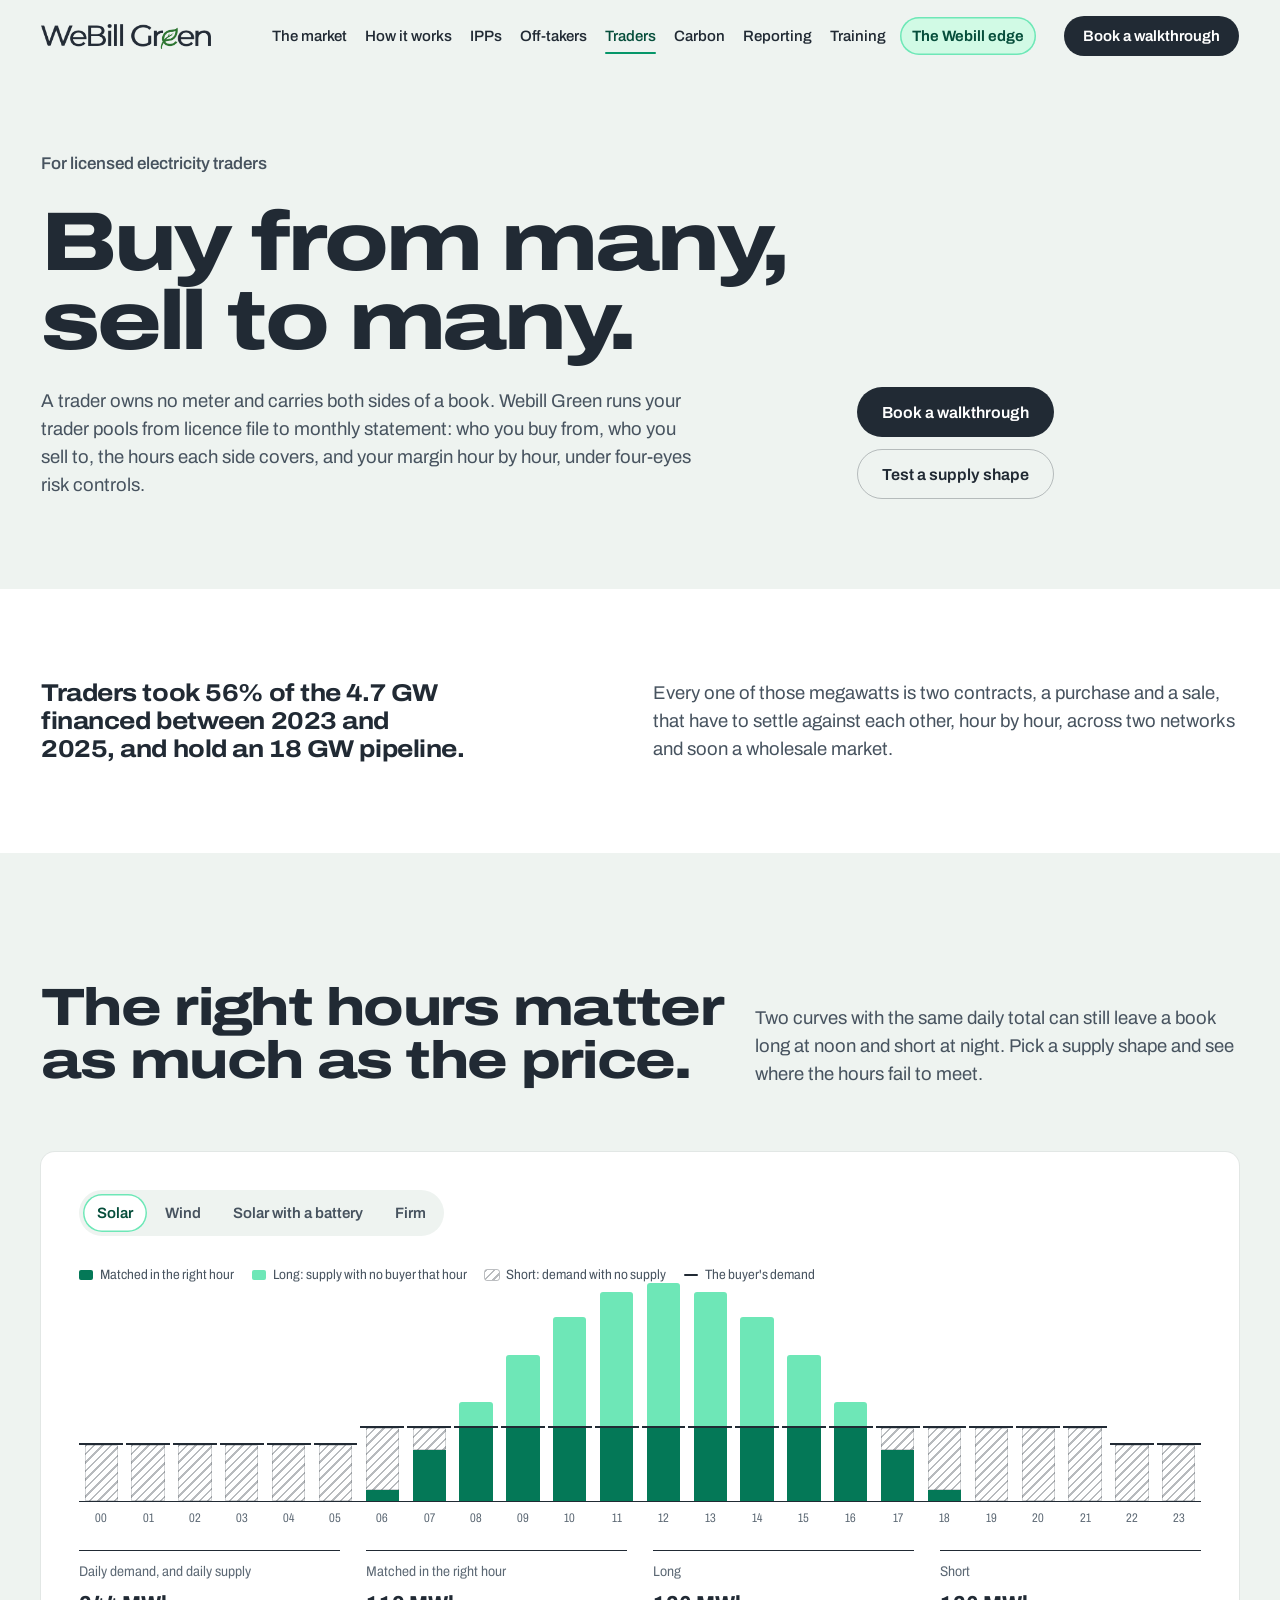
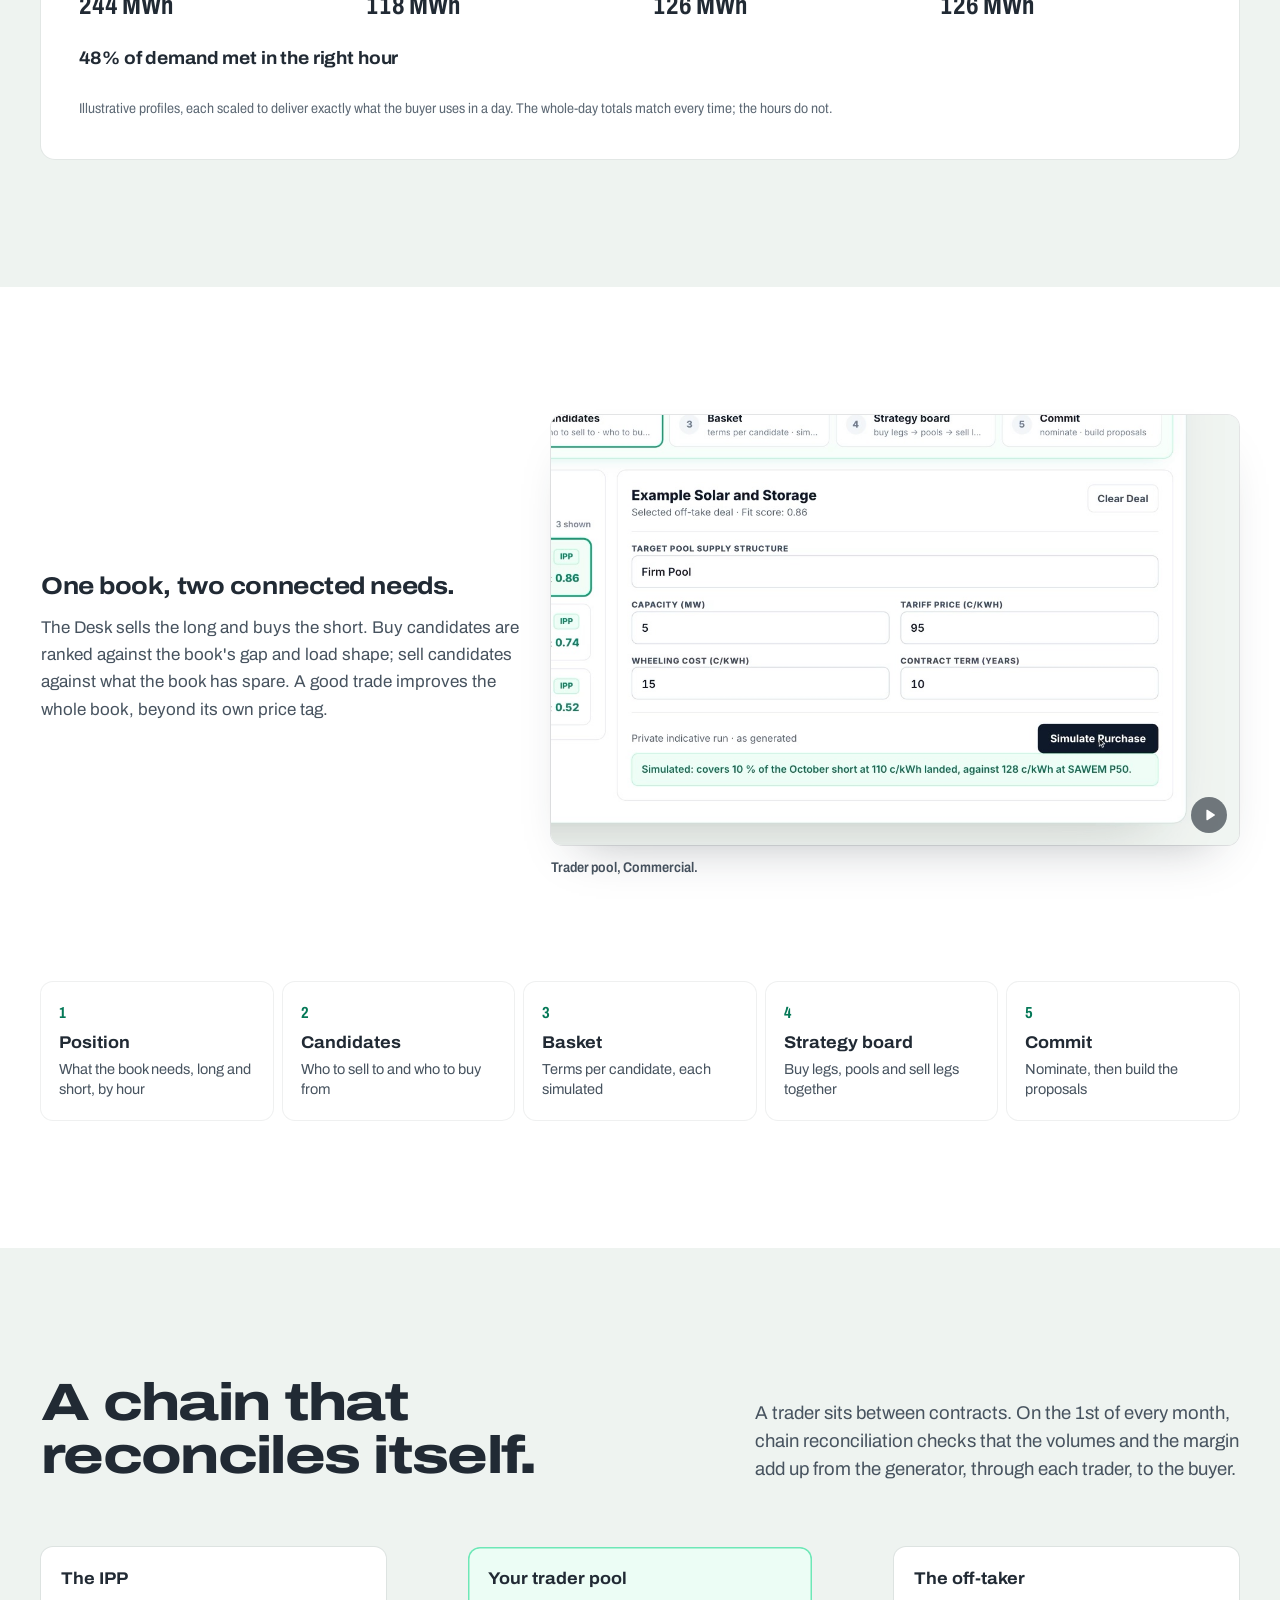
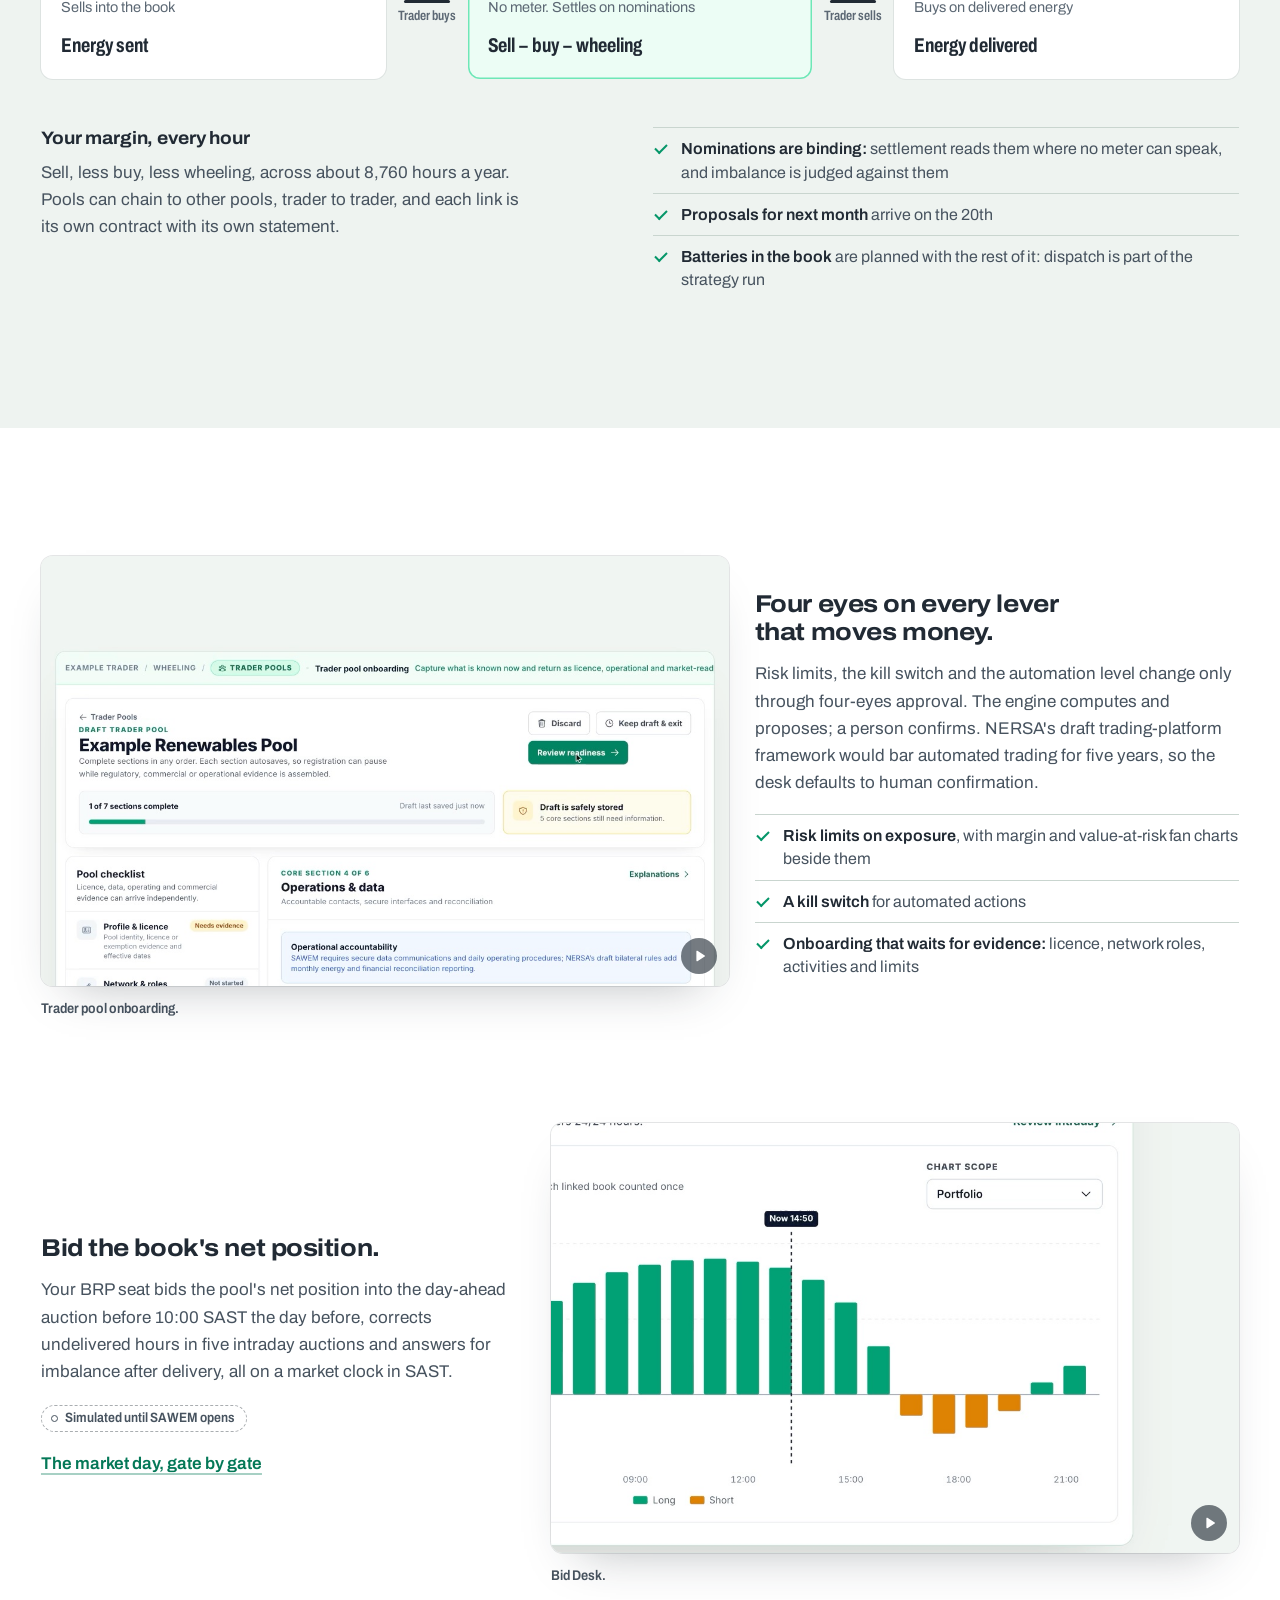
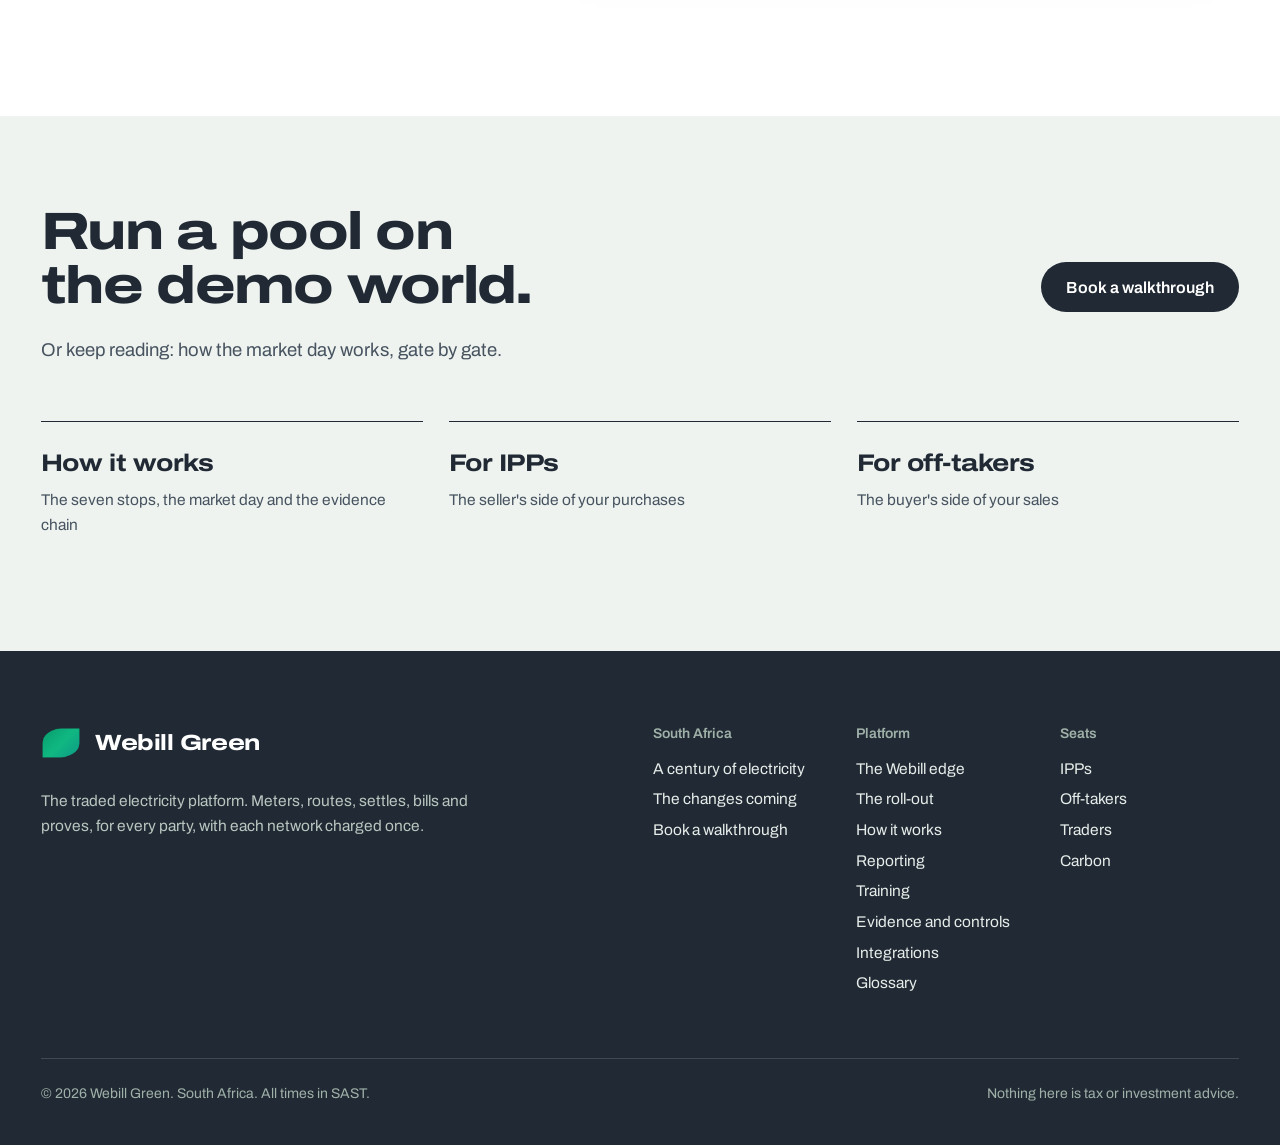
<file: traders.html>
<!doctype html>
<html lang="en-ZA">
<head>
  <meta charset="utf-8">
  <meta name="viewport" content="width=device-width, initial-scale=1">
  <title>For traders · Webill Green</title>
  <meta name="description" content="Webill Green for licensed electricity traders: trader pools, the hours behind every trade, chain reconciliation and four-eyes risk controls.">
  <meta name="theme-color" content="#059669">
  <link rel="icon" href="assets/webill-green-mark.png" type="image/png">
  <link rel="preconnect" href="https://fonts.googleapis.com">
  <link rel="preconnect" href="https://fonts.gstatic.com" crossorigin>
  <link href="https://fonts.googleapis.com/css2?family=Archivo:wdth,wght@62..125,100..900&display=swap" rel="stylesheet">
  <link rel="stylesheet" href="assets/site.css">
  <script>document.documentElement.classList.add("js")</script>
</head>
<body>
  <a class="skip-link" href="#main">Skip to content</a>

  <header class="site-header" data-header>
    <div class="wrap site-header__inner">
      <a class="brand" href="index.html" aria-label="Webill Green home">
        <img src="assets/webill-green-logo.png" alt="Webill Green" width="1100" height="162">
      </a>
      <nav class="site-nav" id="site-nav" aria-label="Main">
        <a href="market.html">The market</a>
        <a href="how-it-works.html">How it works</a>
        <a href="ipps.html">IPPs</a>
        <a href="off-takers.html">Off-takers</a>
        <a href="traders.html">Traders</a>
        <a href="carbon.html">Carbon</a>
        <a href="reports.html">Reporting</a>
        <a href="training.html">Training</a>
        <a class="site-nav__edge" href="edge.html">The Webill edge</a>
      </nav>
      <div class="site-header__actions">
        <a class="btn btn--ink btn--small" href="index.html#walkthrough">Book a walkthrough</a>
        <button class="menu-toggle" type="button" aria-expanded="false" aria-controls="site-nav" data-menu-toggle>
          <span class="menu-toggle__bars" aria-hidden="true"><span></span><span></span><span></span></span>
          Menu
        </button>
      </div>
    </div>
  </header>

  <main id="main">
    <section class="page-hero" aria-labelledby="page-title">
      <div class="wrap page-hero__grid">
        <p class="page-hero__who">For licensed electricity traders</p>
        <h1 class="h-display page-hero__title" id="page-title">Buy from many, sell to many.</h1>
        <p class="lede page-hero__lede">A trader owns no meter and carries both sides of a book. Webill Green runs your trader pools from licence file to monthly statement: who you buy from, who you sell to, the hours each side covers, and your margin hour by hour, under four-eyes risk controls.</p>
        <div class="btn-row page-hero__aside">
          <a class="btn btn--ink" href="index.html#walkthrough">Book a walkthrough</a>
          <a class="btn btn--ghost" href="#fit">Test a supply shape</a>
        </div>
      </div>
    </section>

    <section class="section section--paper section--tight" aria-labelledby="context-title">
      <div class="wrap split">
        <h2 class="visually-hidden" id="context-title">The trader's market</h2>
        <p class="h-sub split__a">Traders took 56% of the 4.7&nbsp;GW financed between 2023 and 2025, and hold an 18&nbsp;GW pipeline.</p>
        <div class="split__b stack-l">
          <p class="lede">Every one of those megawatts is two contracts, a purchase and a sale, that have to settle against each other, hour by hour, across two networks and soon a wholesale market.</p>
        </div>
      </div>
    </section>

    <section class="section" id="fit" aria-labelledby="fit-title">
      <div class="wrap">
        <div class="section-head section-head--split">
          <h2 class="h-section" id="fit-title">The right hours matter as much as the price.</h2>
          <p class="lede">Two curves with the same daily total can still leave a book long at noon and short at night. Pick a supply shape and see where the hours fail to meet.</p>
        </div>

        <div class="instrument" data-fit>
          <div class="instrument__head">
            <div class="segmented" role="group" aria-label="Supply shape">
              <button type="button" data-shape="solar" aria-pressed="true">Solar</button>
              <button type="button" data-shape="wind" aria-pressed="false">Wind</button>
              <button type="button" data-shape="battery" aria-pressed="false">Solar with a battery</button>
              <button type="button" data-shape="firm" aria-pressed="false">Firm</button>
            </div>
          </div>
          <div style="grid-column:1/-1">
            <div class="legend" aria-hidden="true" style="margin-bottom:16px">
              <span class="legend__item"><span class="swatch swatch--matched"></span>Matched in the right hour</span>
              <span class="legend__item"><span class="swatch swatch--surplus"></span>Long: supply with no buyer that hour</span>
              <span class="legend__item"><span class="swatch swatch--short"></span>Short: demand with no supply</span>
              <span class="legend__item"><span class="swatch swatch--demand"></span>The buyer's demand</span>
            </div>
            <div class="fit" aria-hidden="true"></div>
            <div class="fit-axis" aria-hidden="true"></div>
            <dl class="fit-sum" aria-live="polite">
              <div><dt>Daily demand, and daily supply</dt><dd data-fit-total></dd></div>
              <div><dt>Matched in the right hour</dt><dd data-fit-matched></dd></div>
              <div><dt>Long</dt><dd data-fit-long></dd></div>
              <div><dt>Short</dt><dd data-fit-short></dd></div>
            </dl>
            <p class="h-minor" style="margin-top:20px" data-fit-pct></p>
          </div>
          <p class="instrument__note">Illustrative profiles, each scaled to deliver exactly what the buyer uses in a day. The whole-day totals match every time; the hours do not.</p>
        </div>
      </div>
    </section>

    <section class="section section--paper" aria-labelledby="desk-title">
      <div class="wrap feature-rows">
        <div class="feature-row">
          <div class="feature-row__copy">
            <h2 class="h-sub" id="desk-title">One book, two connected needs.</h2>
            <div class="prose"><p>The Desk sells the long and buys the short. Buy candidates are ranked against the book's gap and load shape; sell candidates against what the book has spare. A good trade improves the whole book, beyond its own price tag.</p></div>
          </div>
          <figure class="plate feature-row__media">
            <div class="plate__frame plate__frame--film"><video class="plate__film" data-film muted loop playsinline preload="none" poster="assets/films/trader-pool-buy.jpg" width="1152" height="720" aria-label="Film of a trader pool's Commercial workspace: the book's short position, IPP candidates ranked by fit, and a purchase simulated."><source src="assets/films/trader-pool-buy.mp4" type="video/mp4"></video><button class="film-toggle" type="button" data-film-toggle aria-label="Pause film"><svg class="film-toggle__pause" viewBox="0 0 16 16" aria-hidden="true"><rect x="3.5" y="2.5" width="3" height="11" rx="1"/><rect x="9.5" y="2.5" width="3" height="11" rx="1"/></svg><svg class="film-toggle__play" viewBox="0 0 16 16" aria-hidden="true"><path d="M5 2.8v10.4a.8.8 0 0 0 1.2.7l8.3-5.2a.8.8 0 0 0 0-1.4L6.2 2.1A.8.8 0 0 0 5 2.8Z"/></svg></button></div>
            <figcaption><strong>Trader pool, Commercial.</strong></figcaption>
          </figure>
        </div>

        <ol class="desk-steps" aria-label="The trader's Desk">
          <li><b>1</b><strong>Position</strong><span>What the book needs, long and short, by hour</span></li>
          <li><b>2</b><strong>Candidates</strong><span>Who to sell to and who to buy from</span></li>
          <li><b>3</b><strong>Basket</strong><span>Terms per candidate, each simulated</span></li>
          <li><b>4</b><strong>Strategy board</strong><span>Buy legs, pools and sell legs together</span></li>
          <li><b>5</b><strong>Commit</strong><span>Nominate, then build the proposals</span></li>
        </ol>
      </div>
    </section>

    <section class="section" aria-labelledby="chain-title">
      <div class="wrap">
        <div class="section-head section-head--split">
          <h2 class="h-section" id="chain-title">A chain that reconciles itself.</h2>
          <p class="lede">A trader sits between contracts. On the 1st of every month, chain reconciliation checks that the volumes and the margin add up from the generator, through each trader, to the buyer.</p>
        </div>
        <ol class="chain">
          <li class="chain__party"><strong>The IPP</strong><span>Sells into the book</span><b>Energy sent</b></li>
          <li class="chain__link" aria-hidden="true">Trader buys</li>
          <li class="chain__party chain__party--trader"><strong>Your trader pool</strong><span>No meter. Settles on nominations</span><b>Sell − buy − wheeling</b></li>
          <li class="chain__link" aria-hidden="true">Trader sells</li>
          <li class="chain__party"><strong>The off-taker</strong><span>Buys on delivered energy</span><b>Energy delivered</b></li>
        </ol>
        <div class="split" style="margin-top:48px">
          <div class="split__a">
            <p class="h-minor">Your margin, every hour</p>
            <p class="prose" style="margin-top:8px">Sell, less buy, less wheeling, across about 8,760 hours a year. Pools can chain to other pools, trader to trader, and each link is its own contract with its own statement.</p>
          </div>
          <div class="split__b">
            <ul class="checklist" style="margin-top:0">
              <li><strong>Nominations are binding:</strong> settlement reads them where no meter can speak, and imbalance is judged against them</li>
              <li><strong>Proposals for next month</strong> arrive on the 20th</li>
              <li><strong>Batteries in the book</strong> are planned with the rest of it: dispatch is part of the strategy run</li>
            </ul>
          </div>
        </div>
      </div>
    </section>

    <section class="section section--paper" aria-labelledby="controls-title">
      <div class="wrap feature-rows">
        <div class="feature-row feature-row--flip">
          <div class="feature-row__copy">
            <h2 class="h-sub" id="controls-title">Four eyes on every lever that moves money.</h2>
            <div class="prose"><p>Risk limits, the kill switch and the automation level change only through four-eyes approval. The engine computes and proposes; a person confirms. NERSA's draft trading-platform framework would bar automated trading for five years, so the desk defaults to human confirmation.</p></div>
            <ul class="checklist">
              <li><strong>Risk limits on exposure</strong>, with margin and value-at-risk fan charts beside them</li>
              <li><strong>A kill switch</strong> for automated actions</li>
              <li><strong>Onboarding that waits for evidence:</strong> licence, network roles, activities and limits</li>
            </ul>
          </div>
          <figure class="plate feature-row__media">
            <div class="plate__frame plate__frame--film"><video class="plate__film" data-film muted loop playsinline preload="none" poster="assets/films/trader-pool-onboarding.jpg" width="1152" height="720" aria-label="Film of trader pool onboarding: a draft that saves section by section, the operations contacts filled in, and progress moving to one of seven."><source src="assets/films/trader-pool-onboarding.mp4" type="video/mp4"></video><button class="film-toggle" type="button" data-film-toggle aria-label="Pause film"><svg class="film-toggle__pause" viewBox="0 0 16 16" aria-hidden="true"><rect x="3.5" y="2.5" width="3" height="11" rx="1"/><rect x="9.5" y="2.5" width="3" height="11" rx="1"/></svg><svg class="film-toggle__play" viewBox="0 0 16 16" aria-hidden="true"><path d="M5 2.8v10.4a.8.8 0 0 0 1.2.7l8.3-5.2a.8.8 0 0 0 0-1.4L6.2 2.1A.8.8 0 0 0 5 2.8Z"/></svg></button></div>
            <figcaption><strong>Trader pool onboarding.</strong></figcaption>
          </figure>
        </div>

        <div class="feature-row">
          <div class="feature-row__copy">
            <h2 class="h-sub">Bid the book's net position.</h2>
            <div class="prose"><p>Your BRP seat bids the pool's net position into the day-ahead auction before 10:00 SAST the day before, corrects undelivered hours in five intraday auctions and answers for imbalance after delivery, all on a market clock in SAST.</p></div>
            <p style="margin-top:18px"><span class="chip chip--simulated">Simulated until SAWEM opens</span></p>
            <p style="margin-top:18px"><a class="text-link" href="how-it-works.html#market-day">The market day, gate by gate</a></p>
          </div>
          <figure class="plate feature-row__media">
            <div class="plate__frame plate__frame--film"><video class="plate__film" data-film muted loop playsinline preload="none" poster="assets/films/trader-bid-desk.jpg" width="1152" height="720" aria-label="Film of the Bid Desk: the trading day's stages and market clock, submissions and items needing attention, and the portfolio's hourly position."><source src="assets/films/trader-bid-desk.mp4" type="video/mp4"></video><button class="film-toggle" type="button" data-film-toggle aria-label="Pause film"><svg class="film-toggle__pause" viewBox="0 0 16 16" aria-hidden="true"><rect x="3.5" y="2.5" width="3" height="11" rx="1"/><rect x="9.5" y="2.5" width="3" height="11" rx="1"/></svg><svg class="film-toggle__play" viewBox="0 0 16 16" aria-hidden="true"><path d="M5 2.8v10.4a.8.8 0 0 0 1.2.7l8.3-5.2a.8.8 0 0 0 0-1.4L6.2 2.1A.8.8 0 0 0 5 2.8Z"/></svg></button></div>
            <figcaption><strong>Bid Desk.</strong></figcaption>
          </figure>
        </div>
      </div>
    </section>

    <section class="section section--tight" aria-labelledby="next-title">
      <div class="wrap">
        <div class="cta-band">
          <h2 class="h-section" id="next-title">Run a pool on the demo world.</h2>
          <div class="btn-row"><a class="btn btn--ink" href="index.html#walkthrough">Book a walkthrough</a></div>
          <p class="lede">Or keep reading: how the market day works, gate by gate.</p>
        </div>
        <ul class="page-next" style="margin-top:56px">
          <li><a href="how-it-works.html"><strong>How it works</strong><span>The seven stops, the market day and the evidence chain</span></a></li>
          <li><a href="ipps.html"><strong>For IPPs</strong><span>The seller's side of your purchases</span></a></li>
          <li><a href="off-takers.html"><strong>For off-takers</strong><span>The buyer's side of your sales</span></a></li>
        </ul>
      </div>
    </section>
  </main>

  <footer class="site-footer">
    <div class="wrap">
      <div class="site-footer__top">
        <div class="site-footer__brand">
          <a class="site-footer__mark" href="index.html"><img src="assets/webill-green-mark.png" alt="" width="40" height="40"><span class="site-footer__name">Webill Green</span></a>
          <p class="site-footer__tagline">The traded electricity platform. Meters, routes, settles, bills and proves, for every party, with each network charged once.</p>
        </div>
        <div class="site-footer__cols">
          <div>
            <h2>South Africa</h2>
            <ul>
              <li><a href="market.html#history">A century of electricity</a></li>
              <li><a href="market.html#coming">The changes coming</a></li>
              <li><a href="index.html#walkthrough">Book a walkthrough</a></li>
            </ul>
          </div>
          <div>
            <h2>Platform</h2>
            <ul>
              <li><a href="edge.html">The Webill edge</a></li>
              <li><a href="edge.html#rollout">The roll-out</a></li>
              <li><a href="how-it-works.html">How it works</a></li>
              <li><a href="reports.html">Reporting</a></li>
              <li><a href="training.html">Training</a></li>
              <li><a href="how-it-works.html#evidence">Evidence and controls</a></li>
              <li><a href="how-it-works.html#integrations">Integrations</a></li>
              <li><a href="how-it-works.html#glossary">Glossary</a></li>
            </ul>
          </div>
          <div>
            <h2>Seats</h2>
            <ul>
              <li><a href="ipps.html">IPPs</a></li>
              <li><a href="off-takers.html">Off-takers</a></li>
              <li><a href="traders.html">Traders</a></li>
              <li><a href="carbon.html">Carbon</a></li>
            </ul>
          </div>
        </div>
      </div>
      <div class="site-footer__base">
        <p>© <span data-year>2026</span> Webill Green. South Africa. All times in SAST.</p>
        <p>Nothing here is tax or investment advice.</p>
      </div>
    </div>
  </footer>

  <script src="assets/site.js" defer></script>
  <script src="assets/instruments.js" defer></script>
</body>
</html>
</file>
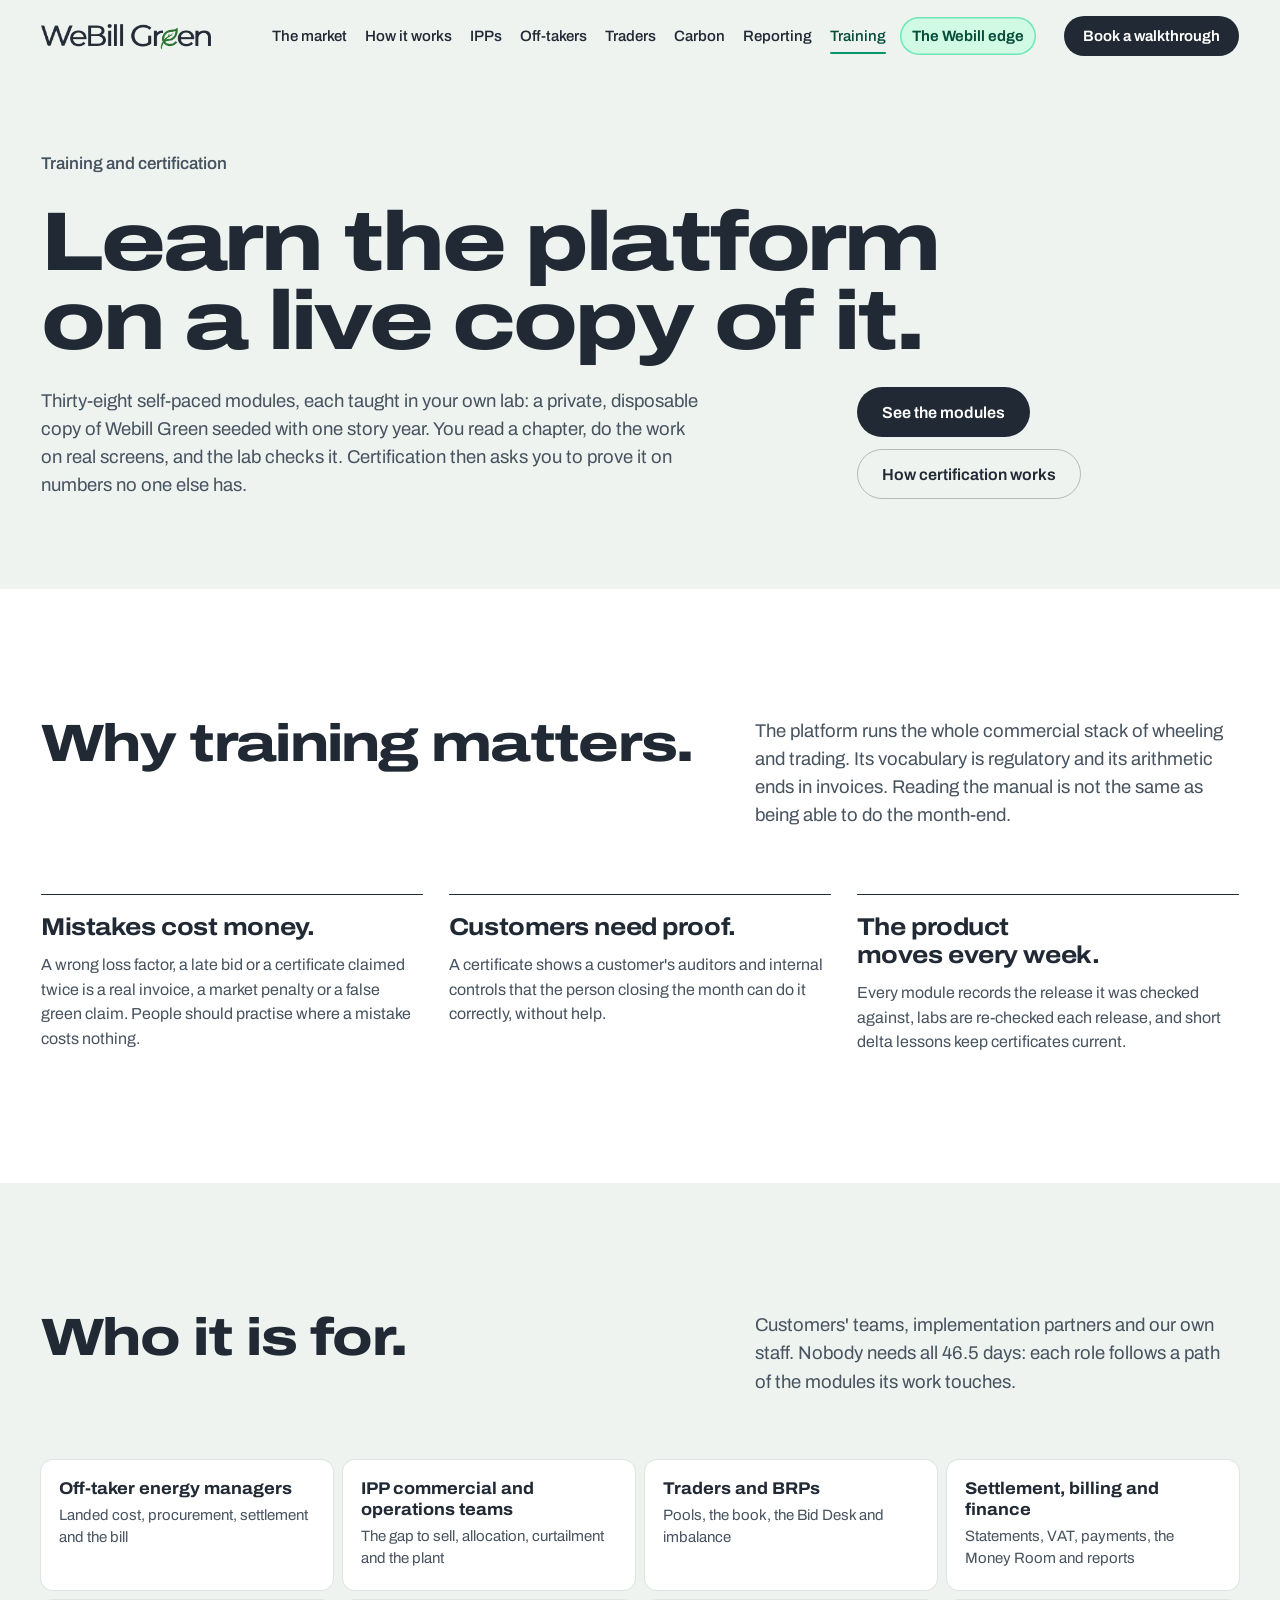
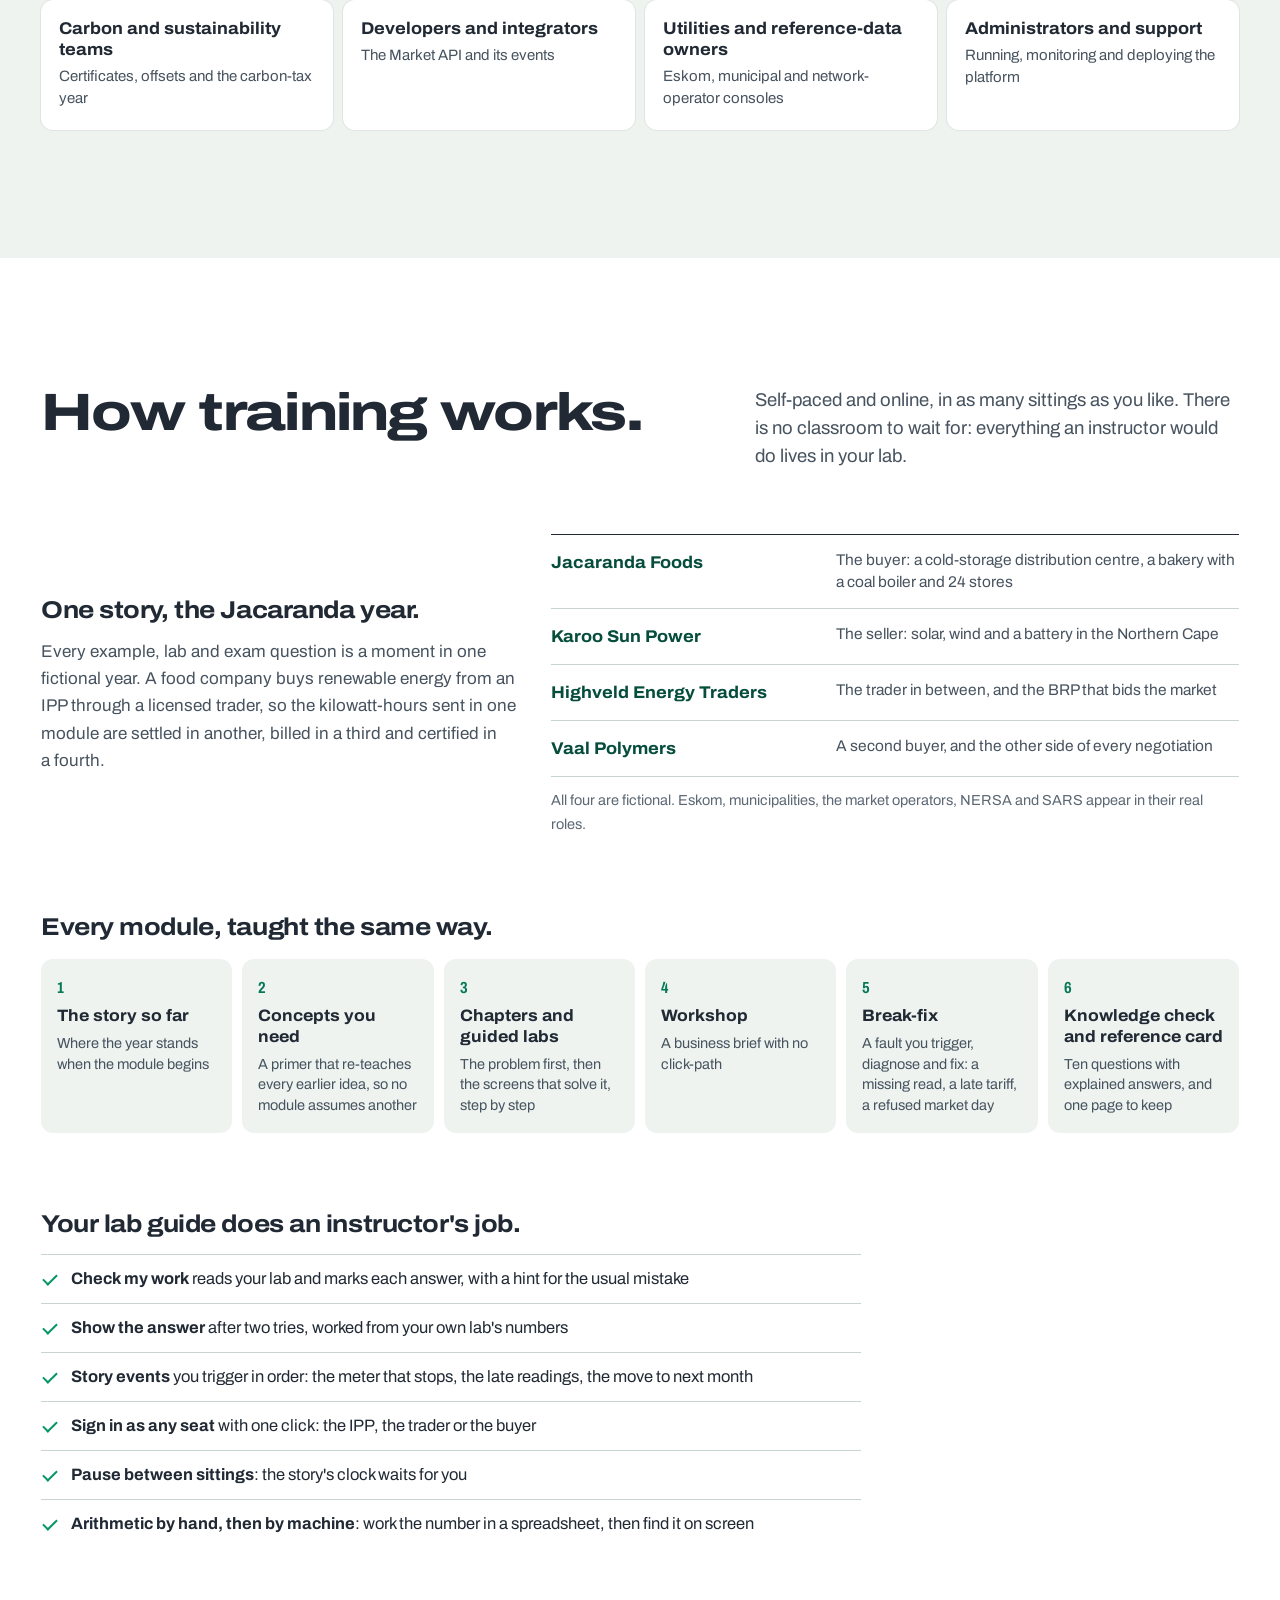
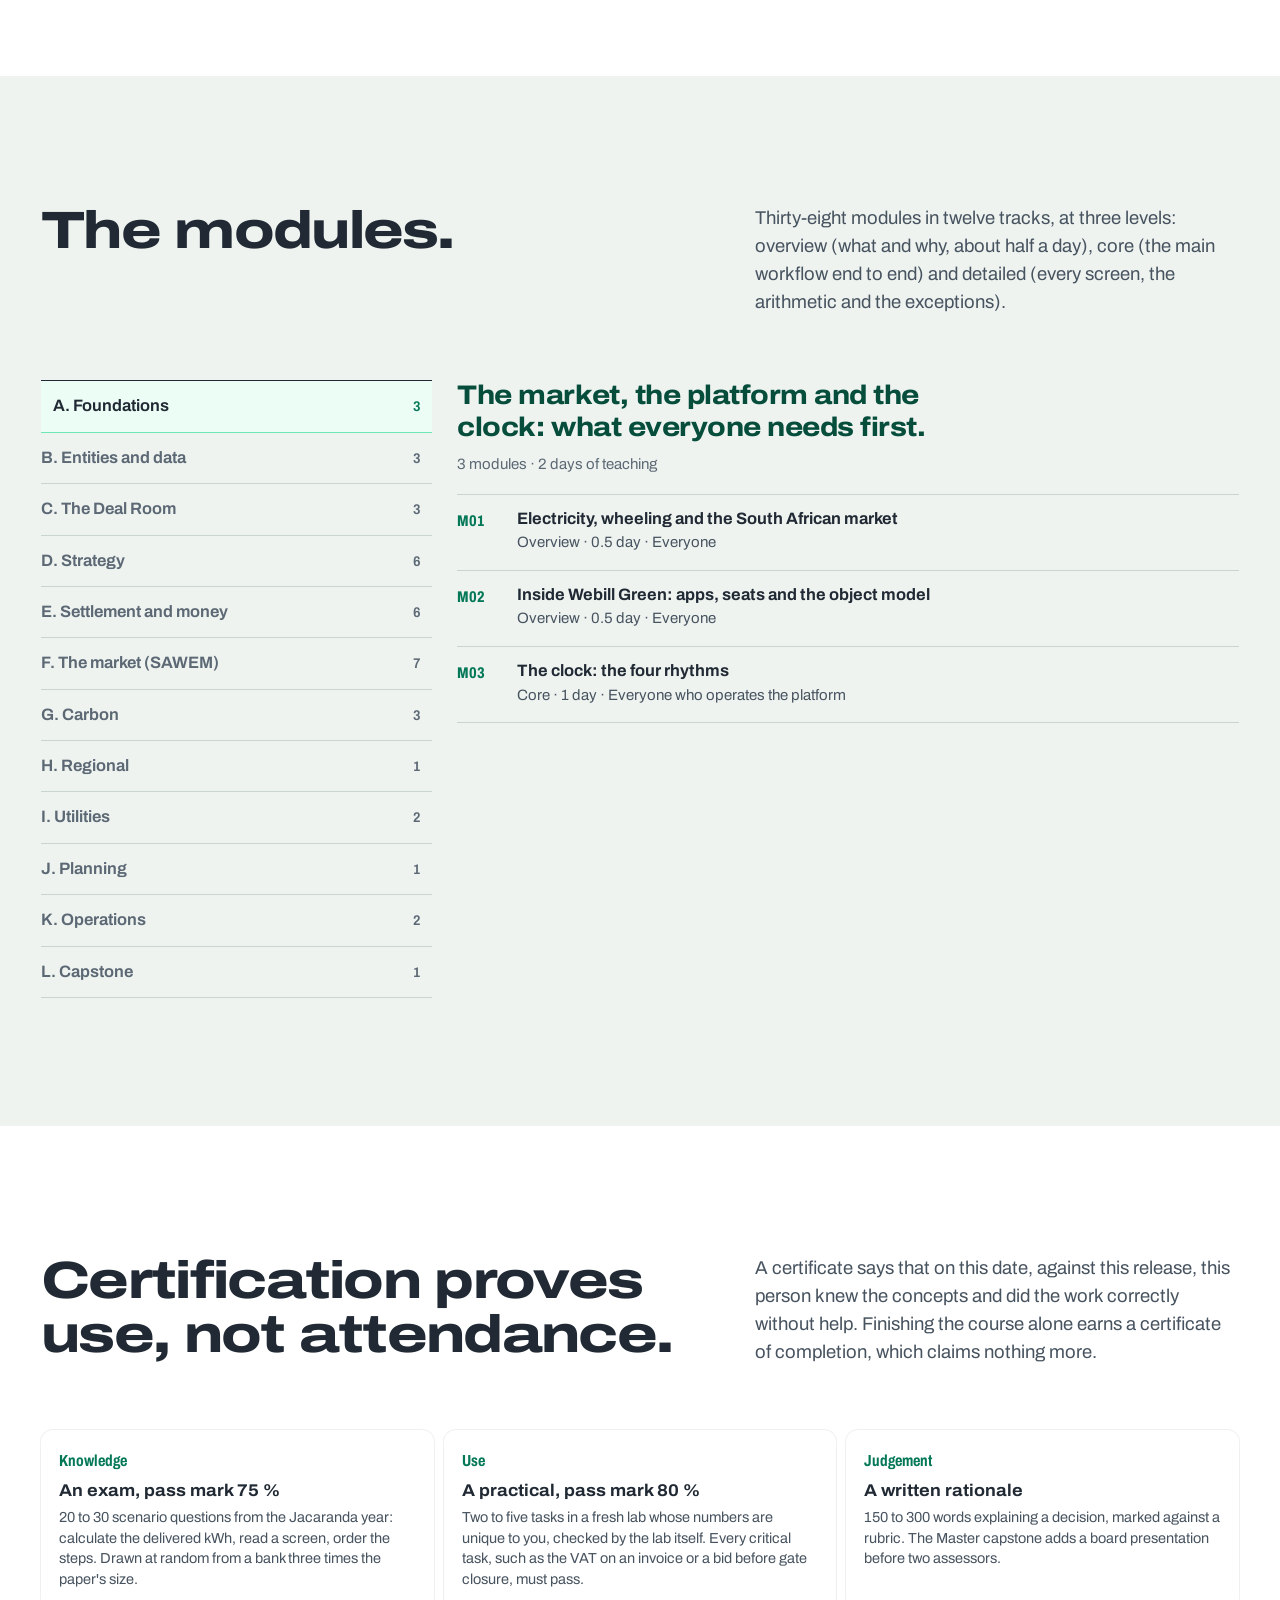
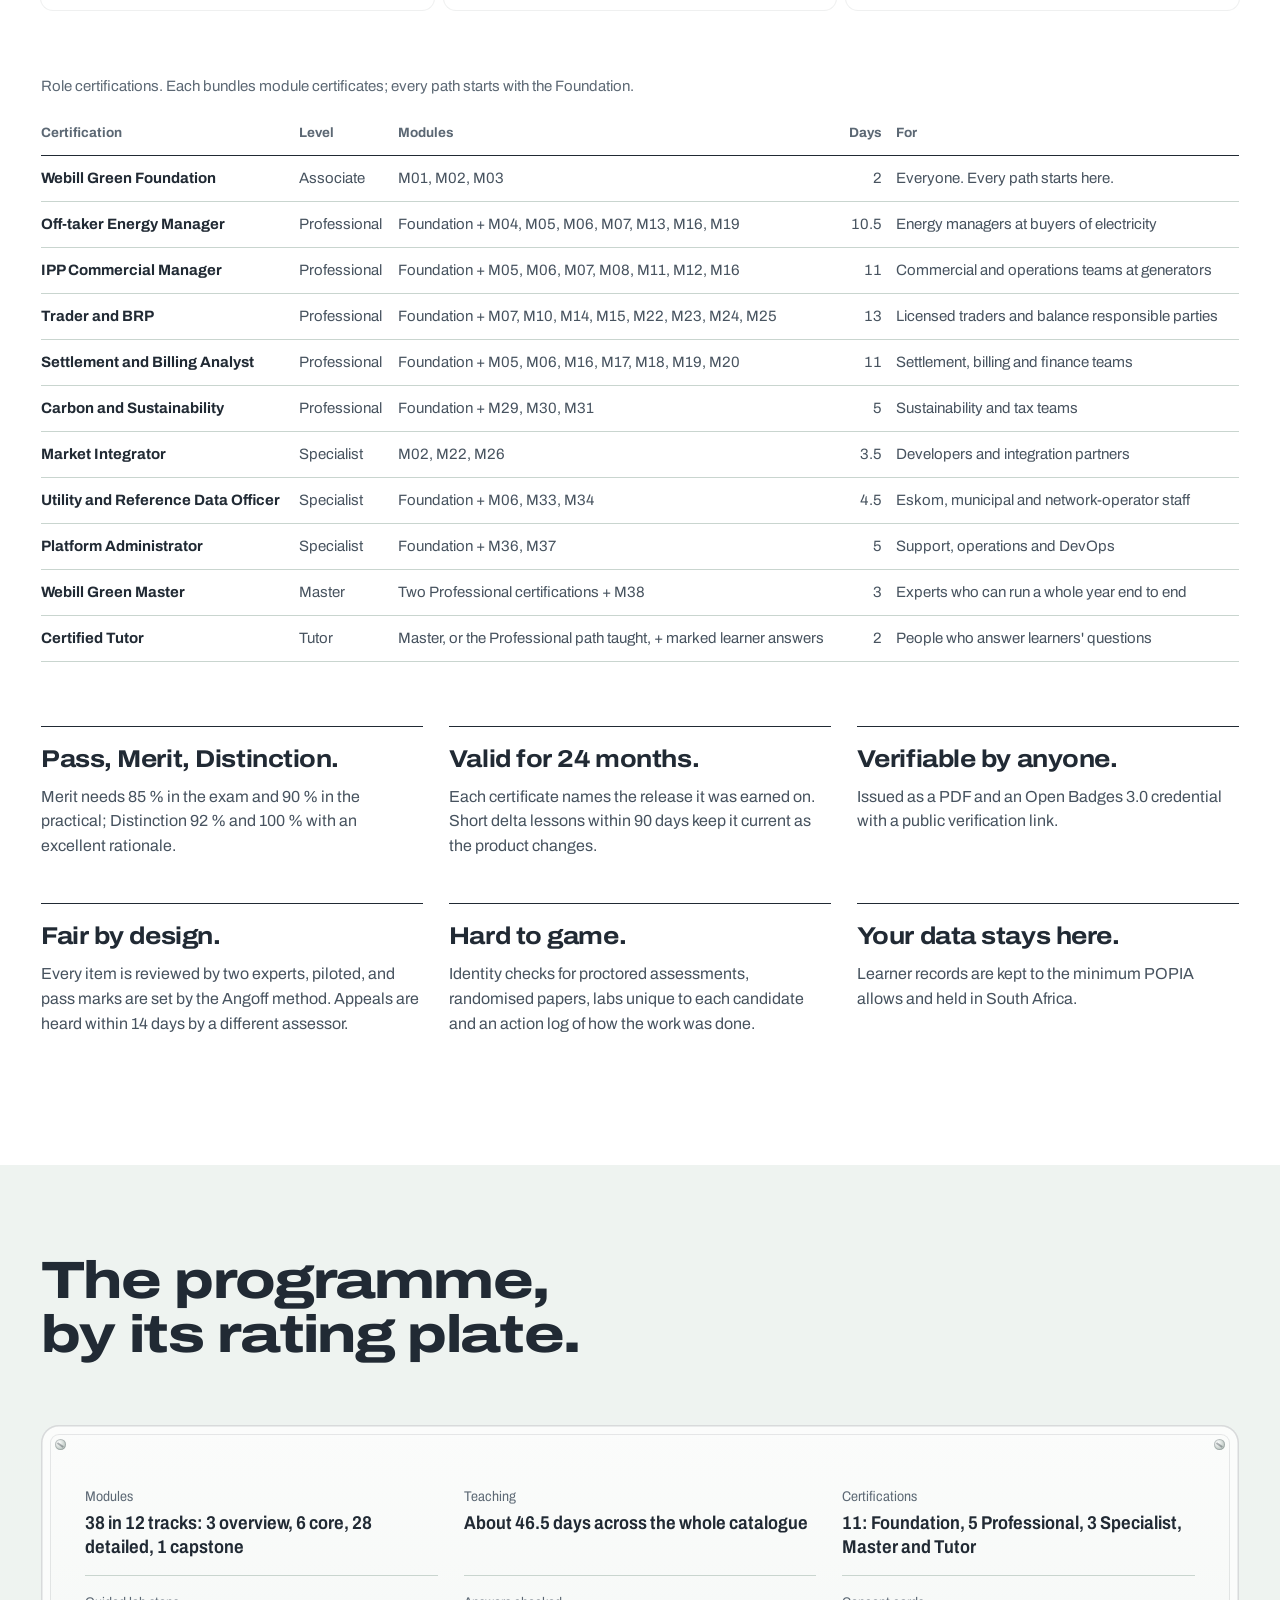
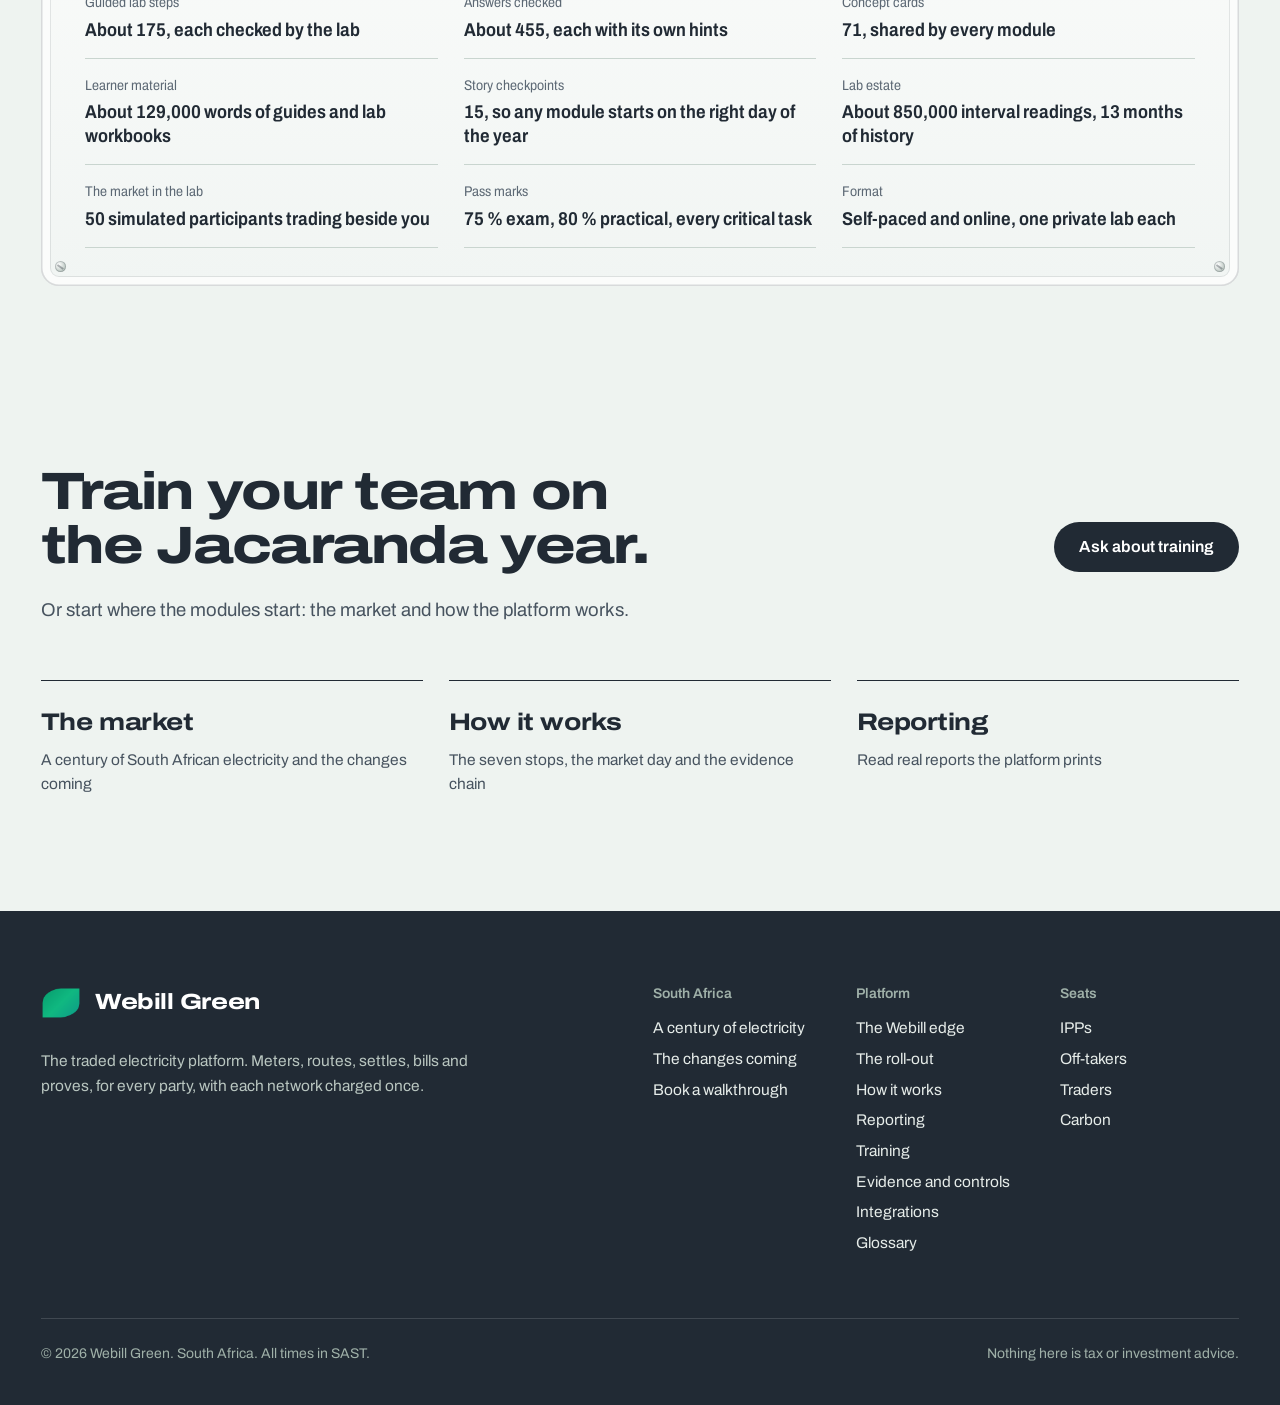
<file: training.html>
<!doctype html>
<html lang="en-ZA">
<head>
  <meta charset="utf-8">
  <meta name="viewport" content="width=device-width, initial-scale=1">
  <title>Training · Webill Green</title>
  <meta name="description" content="Webill Green training: 38 self-paced modules in 12 tracks, taught in a live lab copy of the platform through one story year, with role certifications that test knowledge and real use.">
  <meta name="theme-color" content="#059669">
  <link rel="icon" href="assets/webill-green-mark.png" type="image/png">
  <link rel="preconnect" href="https://fonts.googleapis.com">
  <link rel="preconnect" href="https://fonts.gstatic.com" crossorigin>
  <link href="https://fonts.googleapis.com/css2?family=Archivo:wdth,wght@62..125,100..900&display=swap" rel="stylesheet">
  <link rel="stylesheet" href="assets/site.css">
  <script>document.documentElement.classList.add("js")</script>
</head>
<body>
  <a class="skip-link" href="#main">Skip to content</a>

  <header class="site-header" data-header>
    <div class="wrap site-header__inner">
      <a class="brand" href="index.html" aria-label="Webill Green home">
        <img src="assets/webill-green-logo.png" alt="Webill Green" width="1100" height="162">
      </a>
      <nav class="site-nav" id="site-nav" aria-label="Main">
        <a href="market.html">The market</a>
        <a href="how-it-works.html">How it works</a>
        <a href="ipps.html">IPPs</a>
        <a href="off-takers.html">Off-takers</a>
        <a href="traders.html">Traders</a>
        <a href="carbon.html">Carbon</a>
        <a href="reports.html">Reporting</a>
        <a href="training.html">Training</a>
        <a class="site-nav__edge" href="edge.html">The Webill edge</a>
      </nav>
      <div class="site-header__actions">
        <a class="btn btn--ink btn--small" href="index.html#walkthrough">Book a walkthrough</a>
        <button class="menu-toggle" type="button" aria-expanded="false" aria-controls="site-nav" data-menu-toggle>
          <span class="menu-toggle__bars" aria-hidden="true"><span></span><span></span><span></span></span>
          Menu
        </button>
      </div>
    </div>
  </header>

  <main id="main">
    <section class="page-hero" aria-labelledby="page-title">
      <div class="wrap page-hero__grid">
        <p class="page-hero__who">Training and certification</p>
        <h1 class="h-display page-hero__title" id="page-title">Learn the platform on a live copy of it.</h1>
        <p class="lede page-hero__lede">Thirty-eight self-paced modules, each taught in your own lab: a private, disposable copy of Webill Green seeded with one story year. You read a chapter, do the work on real screens, and the lab checks it. Certification then asks you to prove it on numbers no one else has.</p>
        <div class="btn-row page-hero__aside">
          <a class="btn btn--ink" href="#modules">See the modules</a>
          <a class="btn btn--ghost" href="#certification">How certification works</a>
        </div>
      </div>
    </section>

    <section class="section section--paper" id="why" aria-labelledby="why-title">
      <div class="wrap">
        <div class="section-head section-head--split">
          <h2 class="h-section" id="why-title">Why training matters.</h2>
          <p class="lede">The platform runs the whole commercial stack of wheeling and trading. Its vocabulary is regulatory and its arithmetic ends in invoices. Reading the manual is not the same as being able to do the month-end.</p>
        </div>
        <ul class="reasons reasons--tight">
          <li><h3 class="h-sub">Mistakes cost money.</h3><p>A wrong loss factor, a late bid or a certificate claimed twice is a real invoice, a market penalty or a false green claim. People should practise where a mistake costs nothing.</p></li>
          <li><h3 class="h-sub">Customers need proof.</h3><p>A certificate shows a customer's auditors and internal controls that the person closing the month can do it correctly, without help.</p></li>
          <li><h3 class="h-sub">The product moves every week.</h3><p>Every module records the release it was checked against, labs are re-checked each release, and short delta lessons keep certificates current.</p></li>
        </ul>
      </div>
    </section>

    <section class="section" id="who" aria-labelledby="who-title">
      <div class="wrap">
        <div class="section-head section-head--split">
          <h2 class="h-section" id="who-title">Who it is for.</h2>
          <p class="lede">Customers' teams, implementation partners and our own staff. Nobody needs all 46.5 days: each role follows a path of the modules its work touches.</p>
        </div>
        <ul class="who-grid">
          <li><strong>Off-taker energy managers</strong><span>Landed cost, procurement, settlement and the bill</span></li>
          <li><strong>IPP commercial and operations teams</strong><span>The gap to sell, allocation, curtailment and the plant</span></li>
          <li><strong>Traders and BRPs</strong><span>Pools, the book, the Bid Desk and imbalance</span></li>
          <li><strong>Settlement, billing and finance</strong><span>Statements, VAT, payments, the Money Room and reports</span></li>
          <li><strong>Carbon and sustainability teams</strong><span>Certificates, offsets and the carbon-tax year</span></li>
          <li><strong>Developers and integrators</strong><span>The Market API and its events</span></li>
          <li><strong>Utilities and reference-data owners</strong><span>Eskom, municipal and network-operator consoles</span></li>
          <li><strong>Administrators and support</strong><span>Running, monitoring and deploying the platform</span></li>
        </ul>
      </div>
    </section>

    <section class="section section--paper" id="how" aria-labelledby="how-title">
      <div class="wrap">
        <div class="section-head section-head--split">
          <h2 class="h-section" id="how-title">How training works.</h2>
          <p class="lede">Self-paced and online, in as many sittings as you like. There is no classroom to wait for: everything an instructor would do lives in your lab.</p>
        </div>

        <div class="feature-rows">
          <div class="feature-row">
            <div class="feature-row__copy">
              <h3 class="h-sub">One story, the Jacaranda year.</h3>
              <div class="prose"><p>Every example, lab and exam question is a moment in one fictional year. A food company buys renewable energy from an IPP through a licensed trader, so the kilowatt-hours sent in one module are settled in another, billed in a third and certified in a fourth.</p></div>
            </div>
            <dl class="cast feature-row__media">
              <div><dt>Jacaranda Foods</dt><dd>The buyer: a cold-storage distribution centre, a bakery with a coal boiler and 24 stores</dd></div>
              <div><dt>Karoo Sun Power</dt><dd>The seller: solar, wind and a battery in the Northern Cape</dd></div>
              <div><dt>Highveld Energy Traders</dt><dd>The trader in between, and the BRP that bids the market</dd></div>
              <div><dt>Vaal Polymers</dt><dd>A second buyer, and the other side of every negotiation</dd></div>
              <p class="cast__note">All four are fictional. Eskom, municipalities, the market operators, NERSA and SARS appear in their real roles.</p>
            </dl>
          </div>
        </div>

        <h3 class="h-sub how__sub">Every module, taught the same way.</h3>
        <ol class="anatomy-strip">
          <li><b>1</b><strong>The story so far</strong><span>Where the year stands when the module begins</span></li>
          <li><b>2</b><strong>Concepts you need</strong><span>A primer that re-teaches every earlier idea, so no module assumes another</span></li>
          <li><b>3</b><strong>Chapters and guided labs</strong><span>The problem first, then the screens that solve it, step by step</span></li>
          <li><b>4</b><strong>Workshop</strong><span>A business brief with no click-path</span></li>
          <li><b>5</b><strong>Break-fix</strong><span>A fault you trigger, diagnose and fix: a missing read, a late tariff, a refused market day</span></li>
          <li><b>6</b><strong>Knowledge check and reference card</strong><span>Ten questions with explained answers, and one page to keep</span></li>
        </ol>

        <div class="lab-guide">
          <h3 class="h-sub">Your lab guide does an instructor's job.</h3>
          <ul class="role-panel__gets">
            <li><strong>Check my work</strong> reads your lab and marks each answer, with a hint for the usual mistake</li>
            <li><strong>Show the answer</strong> after two tries, worked from your own lab's numbers</li>
            <li><strong>Story events</strong> you trigger in order: the meter that stops, the late readings, the move to next month</li>
            <li><strong>Sign in as any seat</strong> with one click: the IPP, the trader or the buyer</li>
            <li><strong>Pause between sittings</strong>: the story's clock waits for you</li>
            <li><strong>Arithmetic by hand, then by machine</strong>: work the number in a spreadsheet, then find it on screen</li>
          </ul>
        </div>
      </div>
    </section>

    <section class="section" id="modules" aria-labelledby="modules-title">
      <div class="wrap">
        <div class="section-head section-head--split">
          <h2 class="h-section" id="modules-title">The modules.</h2>
          <p class="lede">Thirty-eight modules in twelve tracks, at three levels: overview (what and why, about half a day), core (the main workflow end to end) and detailed (every screen, the arithmetic and the exceptions).</p>
        </div>
        <div class="cat">
          <div class="cat__list" role="tablist" aria-label="Training tracks" aria-orientation="vertical" data-tabs="tracks">
            <button class="cat-btn" role="tab" id="tr-tab-a" aria-controls="tr-a" aria-selected="true"><span>A. Foundations</span><span class="cat-btn__n">3</span></button><button class="cat-btn" role="tab" id="tr-tab-b" aria-controls="tr-b" aria-selected="false" tabindex="-1"><span>B. Entities and data</span><span class="cat-btn__n">3</span></button><button class="cat-btn" role="tab" id="tr-tab-c" aria-controls="tr-c" aria-selected="false" tabindex="-1"><span>C. The Deal Room</span><span class="cat-btn__n">3</span></button><button class="cat-btn" role="tab" id="tr-tab-d" aria-controls="tr-d" aria-selected="false" tabindex="-1"><span>D. Strategy</span><span class="cat-btn__n">6</span></button><button class="cat-btn" role="tab" id="tr-tab-e" aria-controls="tr-e" aria-selected="false" tabindex="-1"><span>E. Settlement and money</span><span class="cat-btn__n">6</span></button><button class="cat-btn" role="tab" id="tr-tab-f" aria-controls="tr-f" aria-selected="false" tabindex="-1"><span>F. The market (SAWEM)</span><span class="cat-btn__n">7</span></button><button class="cat-btn" role="tab" id="tr-tab-g" aria-controls="tr-g" aria-selected="false" tabindex="-1"><span>G. Carbon</span><span class="cat-btn__n">3</span></button><button class="cat-btn" role="tab" id="tr-tab-h" aria-controls="tr-h" aria-selected="false" tabindex="-1"><span>H. Regional</span><span class="cat-btn__n">1</span></button><button class="cat-btn" role="tab" id="tr-tab-i" aria-controls="tr-i" aria-selected="false" tabindex="-1"><span>I. Utilities</span><span class="cat-btn__n">2</span></button><button class="cat-btn" role="tab" id="tr-tab-j" aria-controls="tr-j" aria-selected="false" tabindex="-1"><span>J. Planning</span><span class="cat-btn__n">1</span></button><button class="cat-btn" role="tab" id="tr-tab-k" aria-controls="tr-k" aria-selected="false" tabindex="-1"><span>K. Operations</span><span class="cat-btn__n">2</span></button><button class="cat-btn" role="tab" id="tr-tab-l" aria-controls="tr-l" aria-selected="false" tabindex="-1"><span>L. Capstone</span><span class="cat-btn__n">1</span></button>
          </div>
          <div class="cat__detail">
            <div class="cat-panel" role="tabpanel" id="tr-a" aria-labelledby="tr-tab-a"><p class="cat-panel__purpose">The market, the platform and the clock: what everyone needs first.</p><p class="cat-panel__meta">3 modules · 2 days of teaching</p><ul class="cat-reports"><li><b>M01</b><strong>Electricity, wheeling and the South African market</strong><span>Overview · 0.5 day · Everyone</span></li><li><b>M02</b><strong>Inside Webill Green: apps, seats and the object model</strong><span>Overview · 0.5 day · Everyone</span></li><li><b>M03</b><strong>The clock: the four rhythms</strong><span>Core · 1 day · Everyone who operates the platform</span></li></ul></div><div class="cat-panel" role="tabpanel" id="tr-b" aria-labelledby="tr-tab-b" hidden><p class="cat-panel__purpose">Organisations, sites, meters, interval data, tariffs, losses and network charges.</p><p class="cat-panel__meta">3 modules · 3 days of teaching</p><ul class="cat-reports"><li><b>M04</b><strong>Setting up your organisation</strong><span>Core · 0.5 day · Org administrators</span></li><li><b>M05</b><strong>Sites, meters and interval data</strong><span>Detailed · 1.5 days · Energy managers, IPP operators, data teams</span></li><li><b>M06</b><strong>Tariffs, losses and network charges</strong><span>Detailed · 1 day · Energy managers, analysts, utilities</span></li></ul></div><div class="cat-panel" role="tabpanel" id="tr-c" aria-labelledby="tr-tab-c" hidden><p class="cat-panel__purpose">Proposals, negotiation, signing, the contract register and virtual PPAs.</p><p class="cat-panel__meta">3 modules · 3 days of teaching</p><ul class="cat-reports"><li><b>M07</b><strong>Deal Room I: deal types, counterparties and proposals</strong><span>Core · 1 day · Commercial teams</span></li><li><b>M08</b><strong>Deal Room II: negotiation, signing and the contract register</strong><span>Detailed · 1 day · Commercial and legal teams</span></li><li><b>M09</b><strong>Virtual PPAs: how they work and make money</strong><span>Detailed · 1 day · Commercial teams, finance</span></li></ul></div><div class="cat-panel" role="tabpanel" id="tr-d" aria-labelledby="tr-tab-d" hidden><p class="cat-panel__purpose">The strategy engine, and the IPP, off-taker and trader seats that use it.</p><p class="cat-panel__meta">6 modules · 8.5 days of teaching</p><ul class="cat-reports"><li><b>M10</b><strong>The strategy engine: pools, runs and allocation</strong><span>Core · 1 day · All strategy seats</span></li><li><b>M11</b><strong>The IPP seat I: fleet, gap, capacity and forecast</strong><span>Detailed · 1.5 days · IPP commercial and operations</span></li><li><b>M12</b><strong>The IPP seat II: selling, allocation, curtailment and the plant</strong><span>Detailed · 1.5 days · IPP commercial and operations</span></li><li><b>M13</b><strong>The off-taker seat: pay less, and greener</strong><span>Detailed · 1.5 days · Off-taker energy managers</span></li><li><b>M14</b><strong>The trader seat I: pools, book and chains</strong><span>Detailed · 1.5 days · Traders</span></li><li><b>M15</b><strong>The trader seat II: simulations, nominations, BESS and risk</strong><span>Detailed · 1.5 days · Traders, risk managers</span></li></ul></div><div class="cat-panel" role="tabpanel" id="tr-e" aria-labelledby="tr-tab-e" hidden><p class="cat-panel__purpose">Settlement from meter to statement, virtual wheeling, billing, the Money Room and reports.</p><p class="cat-panel__meta">6 modules · 7 days of teaching</p><ul class="cat-reports"><li><b>M16</b><strong>Settlement I: from meter to allocated energy</strong><span>Detailed · 1.5 days · Settlement analysts, all commercial seats</span></li><li><b>M17</b><strong>Settlement II: prices, ledger, statements, reruns and disputes</strong><span>Detailed · 1.5 days · Settlement analysts, finance</span></li><li><b>M18</b><strong>Virtual wheeling accounts and the refund</strong><span>Detailed · 1 day · Off-takers with many sites, municipalities</span></li><li><b>M19</b><strong>Billing: documents, VAT, payments and corrections</strong><span>Detailed · 1.5 days · Finance, billing teams</span></li><li><b>M20</b><strong>The Money Room: the energy P&amp;L and the advisor</strong><span>Core · 1 day · Finance, executives, analysts</span></li><li><b>M21</b><strong>Reports: library, schedules, packs and returns</strong><span>Core · 0.5 day · Analysts, compliance</span></li></ul></div><div class="cat-panel" role="tabpanel" id="tr-f" aria-labelledby="tr-tab-f" hidden><p class="cat-panel__purpose">How the wholesale market works, the BRP seat, the Bid Desk, after delivery, the Market API and the operators&#x27; consoles.</p><p class="cat-panel__meta">7 modules · 10.5 days of teaching</p><ul class="cat-reports"><li><b>M22</b><strong>SAWEM primer: how the wholesale market works</strong><span>Overview · 1 day · Traders, IPPs, anyone near the market</span></li><li><b>M23</b><strong>The BRP seat: registration, cover and standing data</strong><span>Detailed · 1.5 days · Traders and BRPs, compliance</span></li><li><b>M24</b><strong>The Bid Desk: day-ahead, intraday and forward</strong><span>Detailed · 2 days · Traders and BRPs</span></li><li><b>M25</b><strong>After delivery: metering, imbalance, results and market accounts</strong><span>Detailed · 1.5 days · Traders and BRPs, finance</span></li><li><b>M26</b><strong>The Market API for integrators</strong><span>Detailed · 2 days · Developers and integration partners</span></li><li><b>M27</b><strong>The Market Operator console</strong><span>Detailed · 1.5 days · Regulators, MO staff, market specialists</span></li><li><b>M28</b><strong>The System Operator: zones, dispatch and curtailment</strong><span>Detailed · 1 day · IPP operations, SO staff, specialists</span></li></ul></div><div class="cat-panel" role="tabpanel" id="tr-g" aria-labelledby="tr-tab-g" hidden><p class="cat-panel__purpose">Renewable energy certificates, carbon offsets and trading, and carbon-tax compliance.</p><p class="cat-panel__meta">3 modules · 3 days of teaching</p><ul class="cat-reports"><li><b>M29</b><strong>Renewable energy certificates</strong><span>Detailed · 1 day · Sustainability teams, IPPs</span></li><li><b>M30</b><strong>Carbon offsets and carbon trading</strong><span>Detailed · 1 day · Sustainability teams, traders</span></li><li><b>M31</b><strong>Carbon tax compliance</strong><span>Detailed · 1 day · Tax and sustainability teams</span></li></ul></div><div class="cat-panel" role="tabpanel" id="tr-h" aria-labelledby="tr-tab-h" hidden><p class="cat-panel__purpose">Trading across borders through the Southern African Power Pool.</p><p class="cat-panel__meta">1 module · 1 day of teaching</p><ul class="cat-reports"><li><b>M32</b><strong>Regional trading through SAPP</strong><span>Detailed · 1 day · Traders</span></li></ul></div><div class="cat-panel" role="tabpanel" id="tr-i" aria-labelledby="tr-tab-i" hidden><p class="cat-panel__purpose">The Eskom, municipal and network-operator consoles and the reference data they publish.</p><p class="cat-panel__meta">2 modules · 1.5 days of teaching</p><ul class="cat-reports"><li><b>M33</b><strong>The Eskom console and reference data</strong><span>Detailed · 0.5 day · Eskom analysts, reference-data owners</span></li><li><b>M34</b><strong>Municipal and network-operator consoles</strong><span>Detailed · 1 day · Municipal officers, utilities</span></li></ul></div><div class="cat-panel" role="tabpanel" id="tr-j" aria-labelledby="tr-tab-j" hidden><p class="cat-panel__purpose">The Scenario Lab: what if a plant, a tariff or a dry year changes?</p><p class="cat-panel__meta">1 module · 1 day of teaching</p><ul class="cat-reports"><li><b>M35</b><strong>The Scenario Lab</strong><span>Detailed · 1 day · Strategists, analysts</span></li></ul></div><div class="cat-panel" role="tabpanel" id="tr-k" aria-labelledby="tr-tab-k" hidden><p class="cat-panel__purpose">Running, supporting, deploying and administering the platform.</p><p class="cat-panel__meta">2 modules · 3 days of teaching</p><ul class="cat-reports"><li><b>M36</b><strong>Running the platform: operations and support</strong><span>Detailed · 1.5 days · Support, operations, administrators</span></li><li><b>M37</b><strong>Deploying and administering Webill Green</strong><span>Detailed · 1.5 days · DevOps, implementation partners</span></li></ul></div><div class="cat-panel" role="tabpanel" id="tr-l" aria-labelledby="tr-tab-l" hidden><p class="cat-panel__purpose">Year two of the story, end to end, for the Master certification.</p><p class="cat-panel__meta">1 module · 3 days of teaching</p><ul class="cat-reports"><li><b>M38</b><strong>Capstone: the Jacaranda year two</strong><span>Mastery · 3 days · Candidates for Master</span></li></ul></div>
          </div>
        </div>
      </div>
    </section>

    <section class="section section--paper" id="certification" aria-labelledby="cert-title">
      <div class="wrap">
        <div class="section-head section-head--split">
          <h2 class="h-section" id="cert-title">Certification proves use, not attendance.</h2>
          <p class="lede">A certificate says that on this date, against this release, this person knew the concepts and did the work correctly without help. Finishing the course alone earns a certificate of completion, which claims nothing more.</p>
        </div>

        <ol class="desk-steps desk-steps--3" aria-label="Three layers of evidence">
          <li><b>Knowledge</b><strong>An exam, pass mark 75 %</strong><span>20 to 30 scenario questions from the Jacaranda year: calculate the delivered kWh, read a screen, order the steps. Drawn at random from a bank three times the paper's size.</span></li>
          <li><b>Use</b><strong>A practical, pass mark 80 %</strong><span>Two to five tasks in a fresh lab whose numbers are unique to you, checked by the lab itself. Every critical task, such as the VAT on an invoice or a bid before gate closure, must pass.</span></li>
          <li><b>Judgement</b><strong>A written rationale</strong><span>150 to 300 words explaining a decision, marked against a rubric. The Master capstone adds a board presentation before two assessors.</span></li>
        </ol>

        <div class="cert-table-wrap">
          <table class="cert-table">
            <caption>Role certifications. Each bundles module certificates; every path starts with the Foundation.</caption>
            <thead><tr><th scope="col">Certification</th><th scope="col">Level</th><th scope="col">Modules</th><th scope="col" class="num">Days</th><th scope="col">For</th></tr></thead>
            <tbody><tr><th scope="row">Webill Green Foundation</th><td>Associate</td><td>M01, M02, M03</td><td class="num">2</td><td>Everyone. Every path starts here.</td></tr><tr><th scope="row">Off-taker Energy Manager</th><td>Professional</td><td>Foundation + M04, M05, M06, M07, M13, M16, M19</td><td class="num">10.5</td><td>Energy managers at buyers of electricity</td></tr><tr><th scope="row">IPP Commercial Manager</th><td>Professional</td><td>Foundation + M05, M06, M07, M08, M11, M12, M16</td><td class="num">11</td><td>Commercial and operations teams at generators</td></tr><tr><th scope="row">Trader and BRP</th><td>Professional</td><td>Foundation + M07, M10, M14, M15, M22, M23, M24, M25</td><td class="num">13</td><td>Licensed traders and balance responsible parties</td></tr><tr><th scope="row">Settlement and Billing Analyst</th><td>Professional</td><td>Foundation + M05, M06, M16, M17, M18, M19, M20</td><td class="num">11</td><td>Settlement, billing and finance teams</td></tr><tr><th scope="row">Carbon and Sustainability</th><td>Professional</td><td>Foundation + M29, M30, M31</td><td class="num">5</td><td>Sustainability and tax teams</td></tr><tr><th scope="row">Market Integrator</th><td>Specialist</td><td>M02, M22, M26</td><td class="num">3.5</td><td>Developers and integration partners</td></tr><tr><th scope="row">Utility and Reference Data Officer</th><td>Specialist</td><td>Foundation + M06, M33, M34</td><td class="num">4.5</td><td>Eskom, municipal and network-operator staff</td></tr><tr><th scope="row">Platform Administrator</th><td>Specialist</td><td>Foundation + M36, M37</td><td class="num">5</td><td>Support, operations and DevOps</td></tr><tr><th scope="row">Webill Green Master</th><td>Master</td><td>Two Professional certifications + M38</td><td class="num">3</td><td>Experts who can run a whole year end to end</td></tr><tr><th scope="row">Certified Tutor</th><td>Tutor</td><td>Master, or the Professional path taught, + marked learner answers</td><td class="num">2</td><td>People who answer learners&#x27; questions</td></tr></tbody>
          </table>
        </div>

        <ul class="reasons reasons--tight cert-facts">
          <li><h3 class="h-sub">Pass, Merit, Distinction.</h3><p>Merit needs 85 % in the exam and 90 % in the practical; Distinction 92 % and 100 % with an excellent rationale.</p></li>
          <li><h3 class="h-sub">Valid for 24 months.</h3><p>Each certificate names the release it was earned on. Short delta lessons within 90 days keep it current as the product changes.</p></li>
          <li><h3 class="h-sub">Verifiable by anyone.</h3><p>Issued as a PDF and an Open Badges 3.0 credential with a public verification link.</p></li>
          <li><h3 class="h-sub">Fair by design.</h3><p>Every item is reviewed by two experts, piloted, and pass marks are set by the Angoff method. Appeals are heard within 14 days by a different assessor.</p></li>
          <li><h3 class="h-sub">Hard to game.</h3><p>Identity checks for proctored assessments, randomised papers, labs unique to each candidate and an action log of how the work was done.</p></li>
          <li><h3 class="h-sub">Your data stays here.</h3><p>Learner records are kept to the minimum POPIA allows and held in South Africa.</p></li>
        </ul>
      </div>
    </section>

    <section class="section section--tight" id="numbers" aria-labelledby="numbers-title">
      <div class="wrap">
        <div class="section-head">
          <h2 class="h-section" id="numbers-title">The programme, by its rating plate.</h2>
        </div>
        <div class="nameplate">
          <span class="screw screw--tl" aria-hidden="true"></span><span class="screw screw--tr" aria-hidden="true"></span><span class="screw screw--bl" aria-hidden="true"></span><span class="screw screw--br" aria-hidden="true"></span>
          <dl class="nameplate__grid">
            <div><dt>Modules</dt><dd>38 in 12 tracks: 3 overview, 6 core, 28 detailed, 1 capstone</dd></div>
            <div><dt>Teaching</dt><dd>About 46.5 days across the whole catalogue</dd></div>
            <div><dt>Certifications</dt><dd>11: Foundation, 5 Professional, 3 Specialist, Master and Tutor</dd></div>
            <div><dt>Guided lab steps</dt><dd>About 175, each checked by the lab</dd></div>
            <div><dt>Answers checked</dt><dd>About 455, each with its own hints</dd></div>
            <div><dt>Concept cards</dt><dd>71, shared by every module</dd></div>
            <div><dt>Learner material</dt><dd>About 129,000 words of guides and lab workbooks</dd></div>
            <div><dt>Story checkpoints</dt><dd>15, so any module starts on the right day of the year</dd></div>
            <div><dt>Lab estate</dt><dd>About 850,000 interval readings, 13 months of history</dd></div>
            <div><dt>The market in the lab</dt><dd>50 simulated participants trading beside you</dd></div>
            <div><dt>Pass marks</dt><dd>75 % exam, 80 % practical, every critical task</dd></div>
            <div><dt>Format</dt><dd>Self-paced and online, one private lab each</dd></div>
          </dl>
        </div>
      </div>
    </section>

    <section class="section section--tight" aria-labelledby="next-title">
      <div class="wrap">
        <div class="cta-band">
          <h2 class="h-section" id="next-title">Train your team on the Jacaranda year.</h2>
          <div class="btn-row"><a class="btn btn--ink" href="index.html#walkthrough">Ask about training</a></div>
          <p class="lede">Or start where the modules start: the market and how the platform works.</p>
        </div>
        <ul class="page-next" style="margin-top:56px">
          <li><a href="market.html"><strong>The market</strong><span>A century of South African electricity and the changes coming</span></a></li>
          <li><a href="how-it-works.html"><strong>How it works</strong><span>The seven stops, the market day and the evidence chain</span></a></li>
          <li><a href="reports.html"><strong>Reporting</strong><span>Read real reports the platform prints</span></a></li>
        </ul>
      </div>
    </section>
  </main>

  <footer class="site-footer">
    <div class="wrap">
      <div class="site-footer__top">
        <div class="site-footer__brand">
          <a class="site-footer__mark" href="index.html"><img src="assets/webill-green-mark.png" alt="" width="40" height="40"><span class="site-footer__name">Webill Green</span></a>
          <p class="site-footer__tagline">The traded electricity platform. Meters, routes, settles, bills and proves, for every party, with each network charged once.</p>
        </div>
        <div class="site-footer__cols">
          <div>
            <h2>South Africa</h2>
            <ul>
              <li><a href="market.html#history">A century of electricity</a></li>
              <li><a href="market.html#coming">The changes coming</a></li>
              <li><a href="index.html#walkthrough">Book a walkthrough</a></li>
            </ul>
          </div>
          <div>
            <h2>Platform</h2>
            <ul>
              <li><a href="edge.html">The Webill edge</a></li>
              <li><a href="edge.html#rollout">The roll-out</a></li>
              <li><a href="how-it-works.html">How it works</a></li>
              <li><a href="reports.html">Reporting</a></li>
              <li><a href="training.html">Training</a></li>
              <li><a href="how-it-works.html#evidence">Evidence and controls</a></li>
              <li><a href="how-it-works.html#integrations">Integrations</a></li>
              <li><a href="how-it-works.html#glossary">Glossary</a></li>
            </ul>
          </div>
          <div>
            <h2>Seats</h2>
            <ul>
              <li><a href="ipps.html">IPPs</a></li>
              <li><a href="off-takers.html">Off-takers</a></li>
              <li><a href="traders.html">Traders</a></li>
              <li><a href="carbon.html">Carbon</a></li>
            </ul>
          </div>
        </div>
      </div>
      <div class="site-footer__base">
        <p>© <span data-year>2026</span> Webill Green. South Africa. All times in SAST.</p>
        <p>Nothing here is tax or investment advice.</p>
      </div>
    </div>
  </footer>

  <script src="assets/site.js" defer></script>
  </body>
</html>
</file>
<file: assets/site.css>
/* Webill Green public site.
   Grammar: solid is metered, dashed is not yet. Emerald signals state; ink carries everything else.
   Width carries hierarchy: wide for claims, regular for prose, condensed for figures. */

:root {
  --ground: #eef3f0;
  --ground-2: #e4ece8;
  --paper: #ffffff;
  --ink: #212a34;
  --ink-2: #47535f;
  --ink-3: #5c6874;
  --rule: #c9d5cf;
  --rule-soft: #dbe4df;
  --readout: #047857;
  --signal: #059669;
  --live: #10b981;
  --teal: #0d9488;
  --deep: #064e3b;
  --mint: #d1fae5;
  --line: #a7f3d0;
  --line-strong: #6ee7b7;
  --wash: #ecfdf5;
  --mark: #009857;
  --amber: #a85106;
  --amber-wash: #fff7e8;
  --tou-off: #cfe8dc;
  --tou-std: #6fcca8;
  --tou-peak: #0b5e48;
  --gradient: linear-gradient(135deg, #059669 0%, #10b981 55%, #0d9488 100%);
  --hatch: repeating-linear-gradient(135deg, rgb(33 42 52 / 0.32) 0 1.5px, transparent 1.5px 6px);

  --font: "Archivo", ui-sans-serif, system-ui, -apple-system, "Segoe UI", sans-serif;
  --container: 1320px;
  --gutter: clamp(20px, 3.2vw, 44px);
  --col-gap: clamp(16px, 2vw, 32px);
  --radius-doc: 6px;
  --radius-plate: 14px;
  --radius-pill: 999px;
  --ease: cubic-bezier(0.2, 0.7, 0.2, 1);
  --ease-out: cubic-bezier(0.23, 1, 0.32, 1);
  --header-h: 72px;
}

*,
*::before,
*::after {
  box-sizing: border-box;
}

html {
  -webkit-text-size-adjust: 100%;
  scroll-behavior: smooth;
  scroll-padding-top: calc(var(--header-h) + 16px);
}

body {
  margin: 0;
  background: var(--ground);
  color: var(--ink);
  font-family: var(--font);
  font-size: 17px;
  line-height: 1.6;
  font-weight: 400;
  font-stretch: 100%;
  font-kerning: normal;
  -webkit-font-smoothing: antialiased;
  -moz-osx-font-smoothing: grayscale;
  text-rendering: optimizeLegibility;
}

img,
svg {
  display: block;
  max-width: 100%;
}

a {
  color: var(--readout);
  text-decoration-thickness: 1px;
  text-underline-offset: 0.18em;
}

@media (hover: hover) and (pointer: fine) {
  a:hover {
    color: var(--deep);
  }
}

p {
  margin: 0;
}

h1,
h2,
h3,
h4 {
  margin: 0;
  font-weight: 700;
}

ul,
ol {
  margin: 0;
  padding: 0;
}

button,
input,
select,
textarea {
  font: inherit;
  color: inherit;
}

:focus-visible {
  outline: 2.5px solid var(--signal);
  outline-offset: 3px;
  border-radius: 4px;
}

::selection {
  background: var(--mint);
  color: var(--deep);
}

.visually-hidden {
  position: absolute !important;
  width: 1px;
  height: 1px;
  overflow: hidden;
  clip: rect(0 0 0 0);
  clip-path: inset(50%);
  white-space: nowrap;
}

.skip-link {
  position: absolute;
  left: 16px;
  top: -60px;
  z-index: 100;
  padding: 10px 16px;
  background: var(--ink);
  color: #fff;
  border-radius: var(--radius-pill);
  text-decoration: none;
  font-weight: 600;
}

.skip-link:focus {
  top: 12px;
  color: #fff;
}

@media (hover: hover) and (pointer: fine) {
  .skip-link:hover {
    color: #fff;
  }
}

/* ---------- Layout ---------- */

.wrap {
  width: 100%;
  max-width: var(--container);
  margin-inline: auto;
  padding-left: max(var(--gutter), env(safe-area-inset-left, 0px));
  padding-right: max(var(--gutter), env(safe-area-inset-right, 0px));
}

.grid {
  display: grid;
  grid-template-columns: repeat(12, minmax(0, 1fr));
  column-gap: var(--col-gap);
}

.section {
  padding-block: clamp(84px, 10vw, 156px);
}

.section--paper {
  background: var(--paper);
}

.section--tight {
  padding-block: clamp(64px, 7vw, 104px);
}

.section-head {
  display: grid;
  grid-template-columns: repeat(12, minmax(0, 1fr));
  column-gap: var(--col-gap);
  row-gap: 22px;
  margin-bottom: clamp(44px, 5vw, 72px);
}

.section-head > .h-section {
  grid-column: 1 / span 9;
}

.section-head > .lede {
  grid-column: 1 / span 7;
}

.section-head--split > .lede {
  grid-column: 8 / span 5;
  grid-row: 1;
  align-self: end;
}

.section-head--split > .h-section {
  grid-column: 1 / span 7;
}

/* ---------- Type ---------- */

.h-display {
  font-stretch: 125%;
  font-weight: 800;
  font-size: clamp(44px, 6.5vw, 98px);
  line-height: 0.95;
  letter-spacing: -0.038em;
  text-wrap: balance;
}

.h-section {
  font-stretch: 125%;
  font-weight: 780;
  font-size: clamp(32px, 4.1vw, 58px);
  line-height: 1.02;
  letter-spacing: -0.032em;
  text-wrap: balance;
}

.h-sub {
  font-stretch: 112%;
  font-weight: 720;
  font-size: clamp(21px, 1.9vw, 27px);
  line-height: 1.16;
  letter-spacing: -0.018em;
  text-wrap: balance;
}

.h-minor {
  font-stretch: 106%;
  font-weight: 700;
  font-size: 18px;
  line-height: 1.3;
  letter-spacing: -0.008em;
}

.lede {
  font-size: clamp(18.5px, 1.42vw, 21.5px);
  line-height: 1.52;
  color: var(--ink-2);
  max-width: 36em;
  text-wrap: pretty;
}

.prose {
  max-width: 38em;
  color: var(--ink-2);
  text-wrap: pretty;
}

.prose > * + * {
  margin-top: 1em;
}

.prose strong {
  color: var(--ink);
  font-weight: 650;
}

.small {
  font-size: 15px;
  line-height: 1.5;
}

.label {
  font-stretch: 87.5%;
  font-weight: 600;
  font-size: 14px;
  line-height: 1.35;
  color: var(--ink-3);
  letter-spacing: 0.004em;
}

.num {
  font-variant-numeric: tabular-nums lining-nums;
}

.figure-xl {
  font-stretch: 70%;
  font-weight: 700;
  font-variant-numeric: tabular-nums lining-nums;
  font-size: clamp(42px, 4.8vw, 70px);
  line-height: 0.92;
  letter-spacing: -0.02em;
}

.source {
  font-stretch: 87.5%;
  font-size: 13.5px;
  line-height: 1.45;
  color: var(--ink-3);
  max-width: 60em;
}

.source a {
  color: var(--ink-2);
}

/* ---------- Buttons ---------- */

.btn {
  display: inline-flex;
  align-items: center;
  justify-content: center;
  gap: 10px;
  min-height: 50px;
  padding: 12px 24px;
  border-radius: var(--radius-pill);
  border: 1.5px solid transparent;
  font-weight: 620;
  font-size: 16px;
  line-height: 1.1;
  letter-spacing: 0.002em;
  text-decoration: none;
  cursor: pointer;
  transition: background-color 160ms var(--ease), border-color 160ms var(--ease), color 160ms var(--ease),
    box-shadow 200ms var(--ease), transform 140ms var(--ease-out);
  white-space: nowrap;
  position: relative;
  isolation: isolate;
}

.btn:active {
  transform: scale(0.97);
}

.btn--ink {
  background: var(--ink);
  color: #fff;
}

/* A gradient cannot transition, so it sits on its own layer and fades in. */
.btn--ink::before {
  content: "";
  position: absolute;
  inset: -1.5px;
  z-index: -1;
  border-radius: inherit;
  background: var(--gradient);
  opacity: 0;
  transition: opacity 200ms ease;
}

@media (hover: hover) and (pointer: fine) {
  .btn--ink:hover {
    color: #fff;
    box-shadow: 0 10px 22px -10px rgb(5 150 105 / 0.65);
  }
}

@media (hover: hover) and (pointer: fine) {
  .btn--ink:hover::before {
    opacity: 1;
  }
}

.btn--ghost {
  background: transparent;
  color: var(--ink);
  border-color: rgb(33 42 52 / 0.28);
}

@media (hover: hover) and (pointer: fine) {
  .btn--ghost:hover {
    color: var(--deep);
    border-color: var(--signal);
    background: var(--wash);
  }
}

.btn--small {
  min-height: 40px;
  padding: 8px 18px;
  font-size: 15px;
}

.btn-row {
  display: flex;
  flex-wrap: wrap;
  gap: 12px;
}

.text-link {
  font-weight: 620;
  color: var(--readout);
  text-decoration: underline;
  text-decoration-color: rgb(4 120 87 / 0.35);
  text-decoration-thickness: 1.5px;
  text-underline-offset: 0.22em;
  transition: text-decoration-color 160ms var(--ease);
}

@media (hover: hover) and (pointer: fine) {
  .text-link:hover {
    text-decoration-color: currentColor;
  }
}

/* ---------- Status chips (honest framing) ---------- */

.chip {
  display: inline-flex;
  align-items: center;
  gap: 7px;
  padding: 3px 11px 3px 9px;
  border-radius: var(--radius-pill);
  border: 1.5px solid var(--rule);
  font-stretch: 87.5%;
  font-size: 13.5px;
  font-weight: 620;
  line-height: 1.35;
  color: var(--ink-2);
  background: var(--paper);
  white-space: nowrap;
}

.chip::before {
  content: "";
  width: 7px;
  height: 7px;
  border-radius: 50%;
  background: currentColor;
  flex: none;
}

.chip--built {
  border-color: var(--line-strong);
  background: var(--wash);
  color: var(--readout);
}

.chip--live {
  position: relative;
}

.chip--live::before {
  background: var(--live);
}

.chip--live::after {
  content: "";
  position: absolute;
  left: 9px;
  top: 50%;
  width: 7px;
  height: 7px;
  margin-top: -3.5px;
  border-radius: 50%;
  background: var(--live);
  pointer-events: none;
  animation: wg-ping 2s var(--ease-out) infinite;
}

.chip--simulated,
.chip--waiting,
.chip--planned {
  border-style: dashed;
}

.chip--simulated {
  color: var(--ink-2);
  border-color: rgb(33 42 52 / 0.38);
}

.chip--simulated::before {
  background: transparent;
  border: 1.5px solid currentColor;
}

.chip--waiting,
.chip--planned {
  color: var(--amber);
  border-color: #e9b46d;
  background: var(--amber-wash);
}

.chip--waiting::before,
.chip--planned::before {
  background: transparent;
  border: 1.5px dashed currentColor;
}

.chip--person {
  color: var(--deep);
  border-color: var(--signal);
}

@keyframes wg-ping {
  from {
    transform: scale(1);
    opacity: 0.5;
  }
  70%,
  to {
    transform: scale(2.4);
    opacity: 0;
  }
}

/* ---------- Header ---------- */

.site-header {
  position: sticky;
  top: env(safe-area-inset-top, 0px);
  z-index: 50;
  background: var(--ground);
  border-bottom: 1px solid transparent;
  transition: border-color 200ms var(--ease), background-color 200ms var(--ease);
}

.site-header.is-scrolled {
  border-bottom-color: var(--rule);
}

.site-header__inner {
  display: flex;
  align-items: center;
  gap: 28px;
  height: var(--header-h);
}

.brand {
  display: inline-flex;
  align-items: center;
  flex: none;
  padding: 6px 0;
}

.brand img {
  height: 25px;
  width: auto;
}

.site-nav {
  display: flex;
  align-items: center;
  gap: 4px;
  margin-left: auto;
}

.site-nav a {
  position: relative;
  padding: 8px 12px;
  border-radius: 8px;
  color: var(--ink);
  font-weight: 540;
  font-size: 15.5px;
  text-decoration: none;
  transition: color 150ms var(--ease), background-color 150ms var(--ease);
}

@media (hover: hover) and (pointer: fine) {
  .site-nav a:hover {
    background: rgb(5 150 105 / 0.08);
    color: var(--deep);
  }
}

.site-nav a[aria-current="page"] {
  color: var(--deep);
}

.site-nav a[aria-current="page"]::after {
  content: "";
  position: absolute;
  left: 12px;
  right: 12px;
  bottom: 2px;
  height: 2px;
  border-radius: 2px;
  background: var(--signal);
}

.site-header__actions {
  display: flex;
  align-items: center;
  gap: 8px;
  flex: none;
}

.menu-toggle {
  display: none;
  align-items: center;
  gap: 8px;
  min-height: 42px;
  padding: 8px 14px;
  border-radius: var(--radius-pill);
  border: 1.5px solid rgb(33 42 52 / 0.28);
  background: transparent;
  font-weight: 600;
  cursor: pointer;
}

.menu-toggle__bars {
  display: grid;
  gap: 4px;
  width: 16px;
}

.menu-toggle__bars span {
  display: block;
  height: 1.75px;
  background: var(--ink);
  border-radius: 2px;
  transition: transform 200ms var(--ease), opacity 200ms var(--ease);
}

.menu-toggle[aria-expanded="true"] .menu-toggle__bars span:nth-child(1) {
  transform: translateY(5.75px) rotate(45deg);
}

.menu-toggle[aria-expanded="true"] .menu-toggle__bars span:nth-child(2) {
  opacity: 0;
}

.menu-toggle[aria-expanded="true"] .menu-toggle__bars span:nth-child(3) {
  transform: translateY(-5.75px) rotate(-45deg);
}

/* ---------- Footer ---------- */

.site-footer {
  background: var(--ink);
  color: #e6ece9;
  padding-block: 72px 40px;
}

.site-footer a {
  color: #e6ece9;
  text-decoration: none;
}

@media (hover: hover) and (pointer: fine) {
  .site-footer a:hover {
    color: #fff;
    text-decoration: underline;
    text-underline-offset: 0.2em;
  }
}

.site-footer__top {
  display: grid;
  grid-template-columns: repeat(12, minmax(0, 1fr));
  column-gap: var(--col-gap);
  row-gap: 40px;
}

.site-footer__brand {
  grid-column: 1 / span 5;
}

.site-footer__mark {
  display: inline-flex;
  align-items: center;
  gap: 14px;
}

.site-footer__mark img {
  width: 40px;
  height: 40px;
}

.site-footer__name {
  font-stretch: 125%;
  font-weight: 760;
  font-size: 22px;
  letter-spacing: -0.02em;
  color: #fff;
}

.site-footer__tagline {
  margin-top: 18px;
  font-size: 15.5px;
  color: #b9c6c0;
  max-width: 28em;
}

.site-footer__cols {
  grid-column: 7 / span 6;
  display: grid;
  grid-template-columns: repeat(3, minmax(0, 1fr));
  gap: 24px;
}

.site-footer__cols h2 {
  font-size: 14px;
  font-stretch: 100%;
  font-weight: 600;
  color: #9fb0a8;
  margin-bottom: 12px;
}

.site-footer__cols li {
  list-style: none;
  font-size: 15.5px;
  line-height: 1.4;
}

.site-footer__cols li + li {
  margin-top: 9px;
}

.site-footer__base {
  display: flex;
  flex-wrap: wrap;
  justify-content: space-between;
  gap: 16px;
  margin-top: 64px;
  padding-top: 24px;
  border-top: 1px solid rgb(255 255 255 / 0.14);
  font-size: 14px;
  color: #9fb0a8;
}

/* ---------- Hero ---------- */

.hero {
  padding-top: clamp(28px, 4.4vw, 56px);
  padding-bottom: clamp(56px, 6vw, 88px);
}

.hero__top {
  display: grid;
  grid-template-columns: repeat(12, minmax(0, 1fr));
  column-gap: var(--col-gap);
  row-gap: 28px;
  align-items: end;
}

.hero__title {
  grid-column: 1 / span 9;
}

.hero__clock {
  grid-column: 10 / span 3;
  align-self: start;
  padding-top: 6px;
}

.hero__lede {
  grid-column: 1 / span 6;
}

.hero__ctas {
  grid-column: 8 / span 5;
  justify-self: end;
}

.clock__city {
  font-stretch: 100%;
  font-weight: 560;
  font-size: 15px;
  color: var(--ink-2);
}

.clock__time {
  display: flex;
  align-items: baseline;
  gap: 10px;
  margin-top: 2px;
  font-stretch: 70%;
  font-weight: 700;
  font-size: clamp(46px, 4.4vw, 64px);
  line-height: 1;
  letter-spacing: -0.015em;
  font-variant-numeric: tabular-nums lining-nums;
}

.clock__zone {
  font-size: 17px;
  font-stretch: 87.5%;
  font-weight: 650;
  letter-spacing: 0.01em;
  color: var(--ink-3);
}

.clock__lines {
  margin-top: 14px;
  display: grid;
  gap: 8px;
}

.clock__line {
  font-size: 15px;
  line-height: 1.4;
  color: var(--ink-2);
}

.clock__line strong {
  color: var(--ink);
  font-weight: 650;
  font-variant-numeric: tabular-nums;
}

.clock__line--now {
  position: relative;
  padding-left: 17px;
}

.clock__line--now::before,
.clock__line--now::after {
  content: "";
  position: absolute;
  left: 0;
  top: calc(0.7em - 4px);
  width: 8px;
  height: 8px;
  border-radius: 50%;
  background: var(--live);
}

.clock__line--now::after {
  pointer-events: none;
  animation: wg-ping 2s var(--ease-out) infinite;
}

.clock__honest {
  margin-top: 4px;
  font-stretch: 87.5%;
  font-size: 13.5px;
  color: var(--ink-3);
}

/* ---------- The trading day instrument ---------- */

.day {
  margin-top: clamp(40px, 4.6vw, 64px);
}

.day__meta {
  display: flex;
  flex-wrap: wrap;
  align-items: baseline;
  justify-content: space-between;
  gap: 10px 28px;
  margin-bottom: 40px;
}

.day__title {
  font-weight: 620;
  font-size: 16px;
}

.day__title span {
  color: var(--ink-3);
  font-weight: 450;
}

.legend {
  display: flex;
  flex-wrap: wrap;
  gap: 6px 18px;
  font-stretch: 87.5%;
  font-size: 13.5px;
  color: var(--ink-2);
}

.legend__item {
  display: inline-flex;
  align-items: center;
  gap: 7px;
}

.swatch {
  display: inline-block;
  width: 14px;
  height: 10px;
  border-radius: 2px;
  flex: none;
}

.swatch--matched {
  background: var(--readout);
}

.swatch--surplus {
  background: var(--line-strong);
}

.swatch--short {
  background: var(--hatch), #fff;
  outline: 1px solid rgb(33 42 52 / 0.3);
}

.swatch--demand {
  height: 0;
  border-top: 2.5px solid var(--ink);
}

.swatch--forecast {
  background: transparent;
  border: 1.5px dashed var(--ink-3);
}

.day__chart {
  position: relative;
  height: clamp(180px, 19vw, 248px);
  border-bottom: 1.5px solid var(--ink);
}

.day__cols {
  position: absolute;
  inset: 0;
  display: grid;
  grid-template-columns: repeat(24, minmax(0, 1fr));
  gap: clamp(3px, 0.45vw, 7px);
}

.day__col {
  position: relative;
  appearance: none;
  border: 0;
  padding: 0;
  margin: 0;
  background: transparent;
  cursor: pointer;
  border-radius: 4px 4px 0 0;
  transition: background-color 160ms var(--ease);
}

@media (hover: hover) and (pointer: fine) {
  .day__col:hover {
    background: rgb(5 150 105 / 0.07);
  }
}

.day__col[aria-pressed="true"] {
  background: rgb(33 42 52 / 0.055);
}

.day__col:focus-visible {
  outline-offset: 0;
}

.bar {
  position: absolute;
  left: 14%;
  right: 14%;
  bottom: 0;
  display: flex;
  flex-direction: column-reverse;
  transform-origin: bottom;
}

.bar__matched,
.bar__surplus {
  display: block;
  width: 100%;
}

.bar__matched {
  background: var(--readout);
}

.bar__surplus {
  background: var(--line-strong);
  border-radius: 3px 3px 0 0;
}

.bar__matched:only-child,
.bar__matched:last-child {
  border-radius: 3px 3px 0 0;
}

.bar__short {
  position: absolute;
  left: 14%;
  right: 14%;
  background: var(--hatch);
  box-shadow: inset 0 0 0 1px rgb(33 42 52 / 0.18);
}

.day__col.is-future .bar__matched,
.day__col.is-future .bar__surplus {
  background: transparent;
  border: 1.5px dashed rgb(33 42 52 / 0.42);
}

.day__col.is-future .bar__matched {
  border-top-width: 0;
}

.day__col.is-future .bar__matched:last-child {
  border-top-width: 1.5px;
}

.day__col.is-future .bar__short {
  background: transparent;
  box-shadow: none;
}

.day__col.is-now .bar {
  overflow: hidden;
}

.day__col.is-now .bar::after {
  content: "";
  position: absolute;
  left: 0;
  right: 0;
  top: 0;
  height: var(--undone, 100%);
  background: rgb(255 255 255 / 0.72);
  border-bottom: 1.5px dashed rgb(33 42 52 / 0.5);
}

.day__overlay {
  position: absolute;
  inset: 0;
  width: 100%;
  height: 100%;
  overflow: visible;
  pointer-events: none;
}

.day__demand {
  fill: none;
  stroke: var(--ink);
  stroke-width: 2.25;
  stroke-linejoin: round;
  vector-effect: non-scaling-stroke;
}

.day__demand--future {
  stroke-dasharray: 5 4;
  stroke: rgb(33 42 52 / 0.62);
}

.day__marker {
  position: absolute;
  top: -10px;
  bottom: 0;
  width: 0;
  pointer-events: none;
}

.day__marker::before {
  content: "";
  position: absolute;
  top: 0;
  bottom: 0;
  left: 0;
  border-left: 1.5px dashed var(--ink-3);
}

.day__marker--now::before {
  border-left: 2px solid var(--live);
}

.day__marker-label {
  position: absolute;
  top: -22px;
  left: 6px;
  font-stretch: 87.5%;
  font-size: 13px;
  font-weight: 620;
  white-space: nowrap;
  color: var(--ink-2);
  background: var(--ground);
  padding-right: 4px;
}

.day__marker--now .day__marker-label {
  color: var(--readout);
}

.day__marker--flip .day__marker-label {
  left: auto;
  right: 6px;
  padding-right: 0;
  padding-left: 4px;
}

.day__axis {
  display: grid;
  grid-template-columns: repeat(24, minmax(0, 1fr));
  gap: clamp(3px, 0.45vw, 7px);
  margin-top: 8px;
}

.day__hour {
  text-align: center;
  font-stretch: 75%;
  font-size: 13px;
  font-weight: 560;
  color: var(--ink-3);
  font-variant-numeric: tabular-nums;
}

.day__hour {
  border-radius: var(--radius-pill);
  padding-block: 1px;
}

.day__hour.is-selected {
  background: var(--ink);
  color: #fff;
  font-weight: 700;
}

.day__tou {
  display: grid;
  grid-template-columns: repeat(24, minmax(0, 1fr));
  margin-top: 8px;
  height: 8px;
  border-radius: 4px;
  overflow: hidden;
}

.tou--offpeak {
  background: var(--tou-off);
}

.tou--standard {
  background: var(--tou-std);
}

.tou--peak {
  background: var(--tou-peak);
}

.day__tou-key {
  display: flex;
  flex-wrap: wrap;
  gap: 4px 18px;
  margin-top: 10px;
  font-stretch: 87.5%;
  font-size: 13.5px;
  color: var(--ink-2);
}

.day__tou-key .swatch {
  height: 8px;
}

/* Hour working panel */

.working {
  margin-top: clamp(28px, 3vw, 40px);
  display: grid;
  grid-template-columns: repeat(12, minmax(0, 1fr));
  column-gap: var(--col-gap);
  row-gap: 28px;
  background: var(--paper);
  border-radius: var(--radius-plate);
  padding: clamp(22px, 2.6vw, 36px);
  box-shadow: 0 1px 0 rgb(33 42 52 / 0.06), 0 0 0 1px rgb(33 42 52 / 0.06);
}

.working.is-future {
  background: transparent;
  box-shadow: none;
  outline: 1.5px dashed rgb(33 42 52 / 0.32);
  outline-offset: -1.5px;
}

.working__head {
  grid-column: 1 / -1;
  display: flex;
  flex-wrap: wrap;
  align-items: baseline;
  justify-content: space-between;
  gap: 10px 24px;
}

.working__when {
  font-stretch: 112%;
  font-weight: 720;
  font-size: clamp(20px, 1.8vw, 26px);
  letter-spacing: -0.015em;
  line-height: 1.2;
}

.working__when .num {
  font-stretch: 100%;
}

.working__state {
  display: flex;
  flex-wrap: wrap;
  gap: 8px;
  align-items: center;
}

.working__energy {
  grid-column: 1 / span 5;
}

.working__money {
  grid-column: 7 / span 6;
}

.working h3 {
  font-size: 15px;
  font-weight: 650;
  color: var(--ink-2);
  margin-bottom: 10px;
}

.steps {
  list-style: none;
}

.steps li {
  display: grid;
  grid-template-columns: 1fr auto;
  gap: 2px 16px;
  padding: 10px 0;
  border-top: 1px solid var(--rule-soft);
}

.steps li:first-child {
  border-top: 0;
  padding-top: 2px;
}

.steps__what {
  font-size: 15.5px;
  line-height: 1.35;
}

.steps__value {
  font-stretch: 75%;
  font-weight: 650;
  font-size: 18px;
  font-variant-numeric: tabular-nums lining-nums;
  text-align: right;
  white-space: nowrap;
}

.steps__formula {
  grid-column: 1 / -1;
  font-stretch: 75%;
  font-size: 14.5px;
  color: var(--ink-3);
  font-variant-numeric: tabular-nums lining-nums;
}

.ledger {
  width: 100%;
  border-collapse: collapse;
  font-size: 15.5px;
}

.ledger th,
.ledger td {
  padding: 9px 0;
  border-top: 1px solid var(--rule-soft);
  text-align: left;
  vertical-align: baseline;
  font-weight: 450;
}

.ledger thead th {
  border-top: 0;
  padding-top: 0;
  font-stretch: 87.5%;
  font-size: 13.5px;
  font-weight: 600;
  color: var(--ink-3);
}

.ledger td + td,
.ledger th + th {
  padding-left: 14px;
}

.ledger .amt {
  text-align: right;
  font-stretch: 75%;
  font-weight: 640;
  font-size: 17px;
  font-variant-numeric: tabular-nums lining-nums;
  white-space: nowrap;
}

.ledger .why {
  color: var(--ink-3);
  font-stretch: 87.5%;
  font-size: 14px;
}

.amt--pos {
  color: var(--readout);
}

.ledger tfoot td {
  border-top: 2px solid var(--ink);
  padding-top: 11px;
  font-weight: 650;
}

.sigma {
  display: inline-flex;
  align-items: center;
  gap: 8px;
}

.sigma__tick {
  display: inline-grid;
  place-items: center;
  width: 20px;
  height: 20px;
  border-radius: 50%;
  background: var(--readout);
  color: #fff;
  font-size: 12px;
  font-weight: 800;
}

.working__note {
  grid-column: 1 / -1;
  font-stretch: 87.5%;
  font-size: 14px;
  color: var(--ink-3);
  max-width: 70em;
}

.working.is-future .ledger .amt,
.working.is-future .steps__value {
  color: var(--ink-3);
}

/* ---------- Market rewiring ---------- */

.rewire {
  display: grid;
  grid-template-columns: repeat(12, minmax(0, 1fr));
  column-gap: var(--col-gap);
  row-gap: 56px;
}

.rewire__copy {
  grid-column: 1 / span 5;
}

.rewire__chart {
  grid-column: 7 / span 6;
}

.bars {
  display: grid;
  grid-template-columns: repeat(8, minmax(0, 1fr));
  align-items: end;
  gap: clamp(6px, 1vw, 16px);
  height: 300px;
  border-bottom: 1.5px solid var(--ink);
}

.bars__col {
  position: relative;
  display: flex;
  flex-direction: column;
  justify-content: flex-end;
  height: 100%;
}

.bars__bar {
  background: var(--ink);
  border-radius: 3px 3px 0 0;
  min-height: 2px;
  transform-origin: bottom;
}

.bars__col--lit .bars__bar {
  background: var(--readout);
}

.bars__value {
  margin-bottom: 6px;
  text-align: center;
  font-stretch: 75%;
  font-weight: 650;
  font-size: 15px;
  font-variant-numeric: tabular-nums;
}

.bars__axis {
  display: grid;
  grid-template-columns: repeat(8, minmax(0, 1fr));
  gap: clamp(6px, 1vw, 16px);
  margin-top: 8px;
}

.bars__axis span {
  text-align: center;
  font-stretch: 75%;
  font-size: 14px;
  color: var(--ink-3);
  font-variant-numeric: tabular-nums;
}

.bars__caption {
  display: flex;
  flex-wrap: wrap;
  justify-content: space-between;
  gap: 8px 24px;
  margin-bottom: 18px;
}

.total {
  display: flex;
  align-items: baseline;
  gap: 12px;
}

.total .figure-xl {
  color: var(--ink);
}

.timeline {
  grid-column: 1 / -1;
  list-style: none;
  display: grid;
  grid-template-columns: repeat(6, minmax(0, 1fr));
  border-top: 1.5px solid var(--ink);
}

.timeline li {
  position: relative;
  padding: 22px 18px 0 0;
}

.timeline li::before {
  content: "";
  position: absolute;
  top: -6px;
  left: 0;
  width: 10px;
  height: 10px;
  border-radius: 50%;
  background: var(--ink);
}

.timeline li.is-ahead::before {
  background: var(--ground);
  border: 1.5px dashed var(--ink);
}

.timeline__date {
  font-stretch: 75%;
  font-weight: 700;
  font-size: 19px;
  font-variant-numeric: tabular-nums;
}

.timeline__what {
  margin-top: 4px;
  font-size: 15.5px;
  line-height: 1.42;
  color: var(--ink-2);
}

.timeline li.is-ahead .timeline__date {
  color: var(--amber);
}

.contrast {
  grid-column: 1 / -1;
  width: 100%;
  border-collapse: collapse;
}

.contrast caption {
  text-align: left;
  margin-bottom: 18px;
}

.contrast th,
.contrast td {
  text-align: left;
  vertical-align: top;
  padding: 18px 0;
  border-top: 1px solid var(--rule);
}

.contrast thead th {
  border-top: 0;
  padding: 0 0 12px;
  font-weight: 600;
  font-size: 14px;
  font-stretch: 87.5%;
  color: var(--ink-3);
}

.contrast td:first-child,
.contrast th:first-child {
  width: 42%;
  padding-right: 32px;
}

.contrast td:first-child {
  color: var(--ink-3);
  font-size: 17px;
}

.contrast td:last-child {
  font-size: 17px;
  color: var(--ink);
}

.contrast td:last-child strong {
  font-weight: 650;
}

/* ---------- Lifecycle spine ---------- */

.spine {
  display: grid;
  grid-template-columns: repeat(12, minmax(0, 1fr));
  column-gap: var(--col-gap);
}

.spine__rail {
  grid-column: 1 / span 4;
  position: relative;
}

.spine__rail-inner {
  position: sticky;
  top: calc(var(--header-h) + 40px);
}

.spine__stops {
  list-style: none;
  position: relative;
  padding-left: 34px;
}

.spine__stops::before {
  content: "";
  position: absolute;
  left: 9px;
  top: 10px;
  bottom: 10px;
  width: 3px;
  border-radius: 3px;
  background: var(--rule);
}

.spine__progress {
  position: absolute;
  left: 9px;
  top: 10px;
  bottom: 10px;
  width: 3px;
  border-radius: 3px;
  background: var(--gradient);
  transform: scaleY(0);
  transform-origin: top;
  transition: transform 300ms var(--ease-out);
}

.spine__stop {
  position: relative;
}

.spine__stop a {
  display: flex;
  align-items: baseline;
  gap: 14px;
  padding: 9px 0;
  text-decoration: none;
  color: var(--ink-3);
  transition: color 200ms var(--ease);
}

@media (hover: hover) and (pointer: fine) {
  .spine__stop a:hover {
    color: var(--ink);
  }
}

.spine__stop::before {
  content: "";
  position: absolute;
  left: -31px;
  top: 50%;
  width: 15px;
  height: 15px;
  margin-top: -7.5px;
  border-radius: 50%;
  background: var(--ground);
  border: 2.5px solid var(--rule);
  transition: border-color 200ms var(--ease), background-color 200ms var(--ease), transform 200ms var(--ease);
}

.spine__stop.is-past::before {
  border-color: var(--signal);
  background: var(--signal);
}

.spine__stop.is-current::before {
  border-color: var(--signal);
  background: var(--paper);
  transform: scale(1.2);
}

.spine__stop.is-current a,
.spine__stop.is-past a {
  color: var(--ink);
}

.spine__num {
  font-stretch: 75%;
  font-weight: 700;
  font-size: 15px;
  width: 1.2em;
  font-variant-numeric: tabular-nums;
}

.spine__name {
  font-stretch: 112%;
  font-weight: 700;
  font-size: 22px;
  letter-spacing: -0.012em;
  line-height: 1.2;
}

.spine__stop.is-current .spine__name {
  color: var(--deep);
}

.spine__after {
  margin-top: 20px;
  padding-left: 34px;
  font-size: 15px;
  color: var(--ink-3);
  max-width: 22em;
}

.spine__panels {
  grid-column: 6 / span 7;
}

.stage {
  min-height: 64vh;
  padding-block: 8px 72px;
  display: flex;
  flex-direction: column;
  justify-content: center;
}

.stage:last-child {
  padding-bottom: 0;
  min-height: 50vh;
}

.stage__num {
  font-stretch: 75%;
  font-weight: 700;
  font-size: 16px;
  color: var(--readout);
  font-variant-numeric: tabular-nums;
}

.stage__title {
  margin-top: 4px;
}

.stage__copy {
  margin-top: 14px;
  max-width: 34em;
  color: var(--ink-2);
}

.stage__where {
  margin-top: 14px;
  font-size: 15px;
  color: var(--ink-3);
}

.stage__where strong {
  color: var(--ink);
  font-weight: 600;
}

.artifact {
  margin-top: 28px;
  background: var(--paper);
  border-radius: var(--radius-plate);
  padding: 22px 24px;
  box-shadow: 0 0 0 1px rgb(33 42 52 / 0.07);
}

.artifact__cap {
  font-stretch: 87.5%;
  font-size: 13.5px;
  font-weight: 600;
  color: var(--ink-3);
  margin-bottom: 14px;
}

/* artifact: meter strip */
.meterstrip {
  display: grid;
  grid-template-columns: repeat(72, minmax(0, 1fr));
  align-items: end;
  gap: 1.5px;
  height: 64px;
}

.meterstrip span {
  background: var(--readout);
  border-radius: 1px 1px 0 0;
}

.meterstrip span.is-pending {
  background: transparent;
  outline: 1px dashed rgb(33 42 52 / 0.35);
  outline-offset: -1px;
}

.meterstrip__axis {
  display: flex;
  justify-content: space-between;
  margin-top: 8px;
  font-stretch: 75%;
  font-size: 13px;
  color: var(--ink-3);
  font-variant-numeric: tabular-nums;
}

.meterplate {
  display: flex;
  flex-wrap: wrap;
  gap: 8px 28px;
  margin-bottom: 18px;
}

.meterplate div {
  display: grid;
}

.meterplate dt {
  font-stretch: 87.5%;
  font-size: 13px;
  color: var(--ink-3);
}

.meterplate dd {
  margin: 0;
  font-stretch: 75%;
  font-weight: 650;
  font-size: 17px;
  font-variant-numeric: tabular-nums;
}

/* artifact: status rail */
.rail {
  list-style: none;
  display: flex;
  flex-wrap: wrap;
  align-items: center;
  gap: 6px;
}

.rail li {
  display: inline-flex;
  align-items: center;
  gap: 6px;
}

.rail li + li::before {
  content: "";
  width: 16px;
  height: 1.5px;
  background: var(--rule);
}

.rail__pill {
  padding: 4px 11px;
  border-radius: var(--radius-pill);
  border: 1.5px solid var(--rule);
  font-stretch: 87.5%;
  font-weight: 650;
  font-size: 13.5px;
  letter-spacing: 0.01em;
  color: var(--ink-2);
  background: var(--paper);
}

.rail__pill--done {
  background: var(--wash);
  border-color: var(--line-strong);
  color: var(--readout);
}

.rail__pill--now {
  background: var(--readout);
  border-color: var(--readout);
  color: #fff;
}

.ref {
  display: inline-block;
  margin-top: 16px;
  font-stretch: 75%;
  font-weight: 650;
  font-size: 16px;
  letter-spacing: 0.01em;
  font-variant-numeric: tabular-nums;
  color: var(--ink);
}

.ref-note {
  margin-top: 4px;
  font-size: 14.5px;
  color: var(--ink-3);
}

/* artifact: tiers */
.tiers {
  display: flex;
  height: 46px;
  border-radius: 6px;
  overflow: hidden;
  gap: 2px;
}

.tiers span {
  display: flex;
  align-items: center;
  padding-inline: 10px;
  font-stretch: 87.5%;
  font-size: 13.5px;
  font-weight: 650;
  white-space: nowrap;
  overflow: hidden;
}

.tier--priority {
  background: var(--deep);
  color: #fff;
}

.tier--prorata {
  background: var(--readout);
  color: #fff;
}

.tier--fixed {
  background: var(--tou-std);
  color: var(--deep);
}

.tier--surplus {
  background: var(--paper);
  color: var(--ink-2);
  outline: 1.5px dashed rgb(33 42 52 / 0.38);
  outline-offset: -1.5px;
}

.tiers-key {
  display: grid;
  grid-template-columns: repeat(2, minmax(0, 1fr));
  gap: 8px 20px;
  margin-top: 16px;
  font-size: 14.5px;
  color: var(--ink-2);
}

.tiers-key strong {
  color: var(--ink);
  font-weight: 650;
}

/* artifact: nomination row */
.nomrow {
  display: grid;
  grid-template-columns: repeat(24, minmax(0, 1fr));
  gap: 2px;
}

.nomrow span {
  height: 44px;
  border-radius: 3px;
  background: var(--mint);
  position: relative;
}

.nomrow span i {
  position: absolute;
  left: 0;
  right: 0;
  bottom: 0;
  background: var(--readout);
  border-radius: 0 0 3px 3px;
}

/* artifact: market clock */
.mclock {
  position: relative;
  list-style: none;
  display: grid;
  grid-template-columns: repeat(4, minmax(0, 1fr));
  gap: 0;
  border-top: 2px solid var(--ink);
}

.mclock li {
  position: relative;
  padding: 16px 12px 0 0;
}

.mclock li::before {
  content: "";
  position: absolute;
  top: -6px;
  left: 0;
  width: 10px;
  height: 10px;
  border-radius: 50%;
  background: var(--ink);
}

.mclock li.is-gate::before {
  background: var(--signal);
  box-shadow: 0 0 0 4px var(--mint);
}

.mclock time {
  display: block;
  font-stretch: 75%;
  font-weight: 700;
  font-size: 17px;
  font-variant-numeric: tabular-nums;
}

.mclock span {
  display: block;
  margin-top: 2px;
  font-size: 14px;
  line-height: 1.35;
  color: var(--ink-2);
}

/* artifact: pipeline */
.pipeline {
  list-style: none;
  display: flex;
  flex-wrap: wrap;
  gap: 8px;
  align-items: stretch;
}

.pipeline li {
  flex: 1 1 0;
  min-width: 96px;
  padding: 12px 12px 14px;
  border-radius: 10px;
  background: var(--ground);
}

.pipeline li:last-child {
  background: var(--wash);
  box-shadow: inset 0 0 0 1.5px var(--line-strong);
}

.pipeline b {
  display: block;
  font-stretch: 75%;
  font-size: 14px;
  color: var(--readout);
}

.pipeline strong {
  display: block;
  font-stretch: 106%;
  font-weight: 700;
  font-size: 16.5px;
}

.pipeline small {
  display: block;
  margin-top: 2px;
  font-size: 13.5px;
  line-height: 1.35;
  color: var(--ink-3);
}

/* artifact: statement snippet */
.stmt-mini {
  border-top: 3px solid var(--mark);
  padding-top: 14px;
}

.stmt-mini__row {
  display: flex;
  justify-content: space-between;
  gap: 16px;
  padding: 8px 0;
  border-bottom: 1px solid var(--rule-soft);
  font-size: 15.5px;
}

.stmt-mini__row span:last-child {
  font-stretch: 75%;
  font-weight: 650;
  font-size: 17px;
  font-variant-numeric: tabular-nums;
}

.stmt-mini__foot {
  display: flex;
  flex-wrap: wrap;
  align-items: center;
  justify-content: space-between;
  gap: 10px;
  margin-top: 14px;
}

.hash {
  font-stretch: 75%;
  font-size: 14px;
  color: var(--ink-3);
  font-variant-numeric: tabular-nums;
  letter-spacing: 0.02em;
}

.stamp {
  display: inline-flex;
  align-items: center;
  padding: 4px 12px;
  border: 2px solid var(--readout);
  border-radius: 6px;
  color: var(--readout);
  font-stretch: 112%;
  font-weight: 800;
  font-size: 14px;
  letter-spacing: 0.06em;
}

/* ---------- Route + statement ---------- */

.route {
  position: relative;
  background: var(--paper);
  border-radius: var(--radius-plate);
  padding: clamp(22px, 3vw, 40px);
  box-shadow: 0 0 0 1px rgb(33 42 52 / 0.06);
}

.route__line {
  display: grid;
  grid-template-columns: minmax(0, 1.1fr) minmax(0, 1fr) minmax(0, 1fr) minmax(0, 1.1fr);
  align-items: stretch;
  position: relative;
}

.route__line::before {
  content: "";
  position: absolute;
  left: 6%;
  right: 6%;
  top: 34px;
  height: 3px;
  background: var(--ink);
  border-radius: 3px;
}

.node {
  position: relative;
  display: flex;
  flex-direction: column;
  align-items: center;
  text-align: center;
  padding: 0 8px;
  appearance: none;
  border: 0;
  background: none;
  cursor: default;
}

button.node {
  cursor: pointer;
}

.node__symbol {
  position: relative;
  z-index: 1;
  display: grid;
  place-items: center;
  width: 70px;
  height: 70px;
  border-radius: 50%;
  background: var(--paper);
  border: 2.5px solid var(--ink);
  transition: border-color 180ms var(--ease), background-color 180ms var(--ease), box-shadow 180ms var(--ease);
}

.node__symbol svg {
  width: 34px;
  height: 34px;
}

.node--network .node__symbol {
  border-radius: 16px;
}

@media (hover: hover) and (pointer: fine) {
  button.node:hover .node__symbol {
    border-color: var(--signal);
    background: var(--wash);
  }
}

button.node[aria-pressed="true"] .node__symbol {
  border-color: var(--readout);
  background: var(--readout);
  color: #fff;
  box-shadow: 0 0 0 6px var(--mint);
}

.node__name {
  margin-top: 14px;
  font-stretch: 106%;
  font-weight: 700;
  font-size: 17px;
  line-height: 1.25;
}

.node__sub {
  margin-top: 3px;
  font-size: 14.5px;
  color: var(--ink-3);
  line-height: 1.35;
}

.node__charges {
  margin-top: 10px;
  display: flex;
  flex-wrap: wrap;
  justify-content: center;
  gap: 6px;
}

.node__charges span {
  padding: 2px 9px;
  border-radius: var(--radius-pill);
  background: var(--ground);
  font-stretch: 87.5%;
  font-size: 13.5px;
  font-weight: 620;
  font-variant-numeric: tabular-nums;
  white-space: nowrap;
}

.statement {
  margin-top: 28px;
  display: grid;
  grid-template-columns: repeat(12, minmax(0, 1fr));
  column-gap: var(--col-gap);
  row-gap: 32px;
}

.doc {
  background: var(--paper);
  border-radius: var(--radius-doc);
  padding: clamp(22px, 2.8vw, 40px);
  box-shadow: 0 1px 2px rgb(33 42 52 / 0.06), 0 12px 32px -18px rgb(33 42 52 / 0.25);
}

.statement__doc {
  grid-column: 1 / span 8;
}

.statement__side {
  grid-column: 9 / span 4;
}

.doc__head {
  display: flex;
  flex-wrap: wrap;
  justify-content: space-between;
  gap: 16px;
  padding-bottom: 18px;
  border-bottom: 3px solid var(--mark);
}

.doc__title {
  font-stretch: 112%;
  font-weight: 760;
  font-size: 22px;
  letter-spacing: -0.012em;
}

.doc__meta {
  margin-top: 4px;
  font-size: 15px;
  color: var(--ink-3);
}

.doc__terms {
  display: grid;
  grid-template-columns: repeat(4, minmax(0, 1fr));
  gap: 16px;
  margin: 20px 0 26px;
}

.doc__terms dt {
  font-stretch: 87.5%;
  font-size: 13.5px;
  color: var(--ink-3);
}

.doc__terms dd {
  margin: 2px 0 0;
  font-stretch: 75%;
  font-weight: 650;
  font-size: 18px;
  font-variant-numeric: tabular-nums;
}

.doc h3 {
  font-size: 15px;
  font-weight: 650;
  color: var(--ink-2);
  margin: 0 0 6px;
}

.doc .ledger + h3,
.doc h3 + .ledger + h3 {
  margin-top: 28px;
}

.ledger tbody tr[data-pair] {
  cursor: pointer;
  transition: background-color 140ms var(--ease);
}

@media (hover: hover) and (pointer: fine) {
  .ledger tbody tr[data-pair]:hover td {
    background: var(--wash);
  }
}

.ledger tbody tr.is-lit td {
  background: var(--mint);
}

.ledger tbody tr.is-dim td {
  opacity: 0.38;
}

.doc .ledger tr > :first-child {
  padding-left: 8px;
}

.doc .ledger tr > :last-child {
  padding-right: 8px;
}

.doc__foot {
  display: flex;
  flex-wrap: wrap;
  justify-content: space-between;
  align-items: center;
  gap: 14px;
  margin-top: 24px;
}

.explain {
  position: sticky;
  top: calc(var(--header-h) + 24px);
}

.explain__box {
  background: var(--wash);
  border-radius: var(--radius-plate);
  padding: 22px 24px;
  box-shadow: inset 0 0 0 1.5px var(--line);
}

.explain__box h3 {
  font-size: 17px;
  font-weight: 700;
  margin-bottom: 8px;
  color: var(--deep);
}

.explain__formula {
  margin-top: 12px;
  font-stretch: 75%;
  font-weight: 650;
  font-size: 19px;
  font-variant-numeric: tabular-nums;
  color: var(--ink);
  line-height: 1.35;
}

.explain__text {
  font-size: 15.5px;
  color: var(--ink-2);
}

.statuses {
  margin-top: 28px;
}

.statuses .rail {
  margin-top: 10px;
}

.statuses p {
  margin-top: 12px;
  font-size: 15px;
  color: var(--ink-2);
}

/* ---------- Rooms ---------- */

.tabs {
  display: flex;
  flex-wrap: wrap;
  gap: 6px;
  padding: 6px;
  border-radius: var(--radius-pill);
  background: var(--ground);
  width: fit-content;
}

.tab {
  appearance: none;
  border: 0;
  padding: 10px 20px;
  border-radius: var(--radius-pill);
  background: transparent;
  font-weight: 620;
  font-size: 16px;
  color: var(--ink-2);
  cursor: pointer;
  transition: background-color 160ms var(--ease), color 160ms var(--ease), box-shadow 160ms var(--ease);
}

@media (hover: hover) and (pointer: fine) {
  .tab:hover {
    color: var(--ink);
    background: rgb(255 255 255 / 0.7);
  }
}

.tab[aria-selected="true"] {
  background: var(--paper);
  color: var(--deep);
  box-shadow: 0 1px 2px rgb(33 42 52 / 0.1), inset 0 0 0 1.5px var(--line-strong);
}

.rooms {
  margin-top: 32px;
}

.room-panel {
  display: grid;
  grid-template-columns: repeat(12, minmax(0, 1fr));
  column-gap: var(--col-gap);
  row-gap: 28px;
  align-items: start;
}

.room-panel[hidden] {
  display: none;
}

.room-panel__list {
  grid-column: 1 / span 4;
  list-style: none;
}

.room-panel__list li {
  padding: 16px 0;
  border-top: 1px solid var(--rule);
}

.room-panel__list li:first-child {
  border-top: 0;
  padding-top: 4px;
}

.room-panel__list strong {
  display: block;
  font-stretch: 106%;
  font-weight: 700;
  font-size: 18px;
}

.room-panel__list span {
  display: block;
  margin-top: 3px;
  font-size: 15.5px;
  color: var(--ink-2);
  line-height: 1.45;
}

.room-panel__shot {
  grid-column: 5 / span 8;
}

.plate {
  margin: 0;
}

.plate__frame {
  border-radius: 12px;
  overflow: hidden;
  background: var(--paper);
  box-shadow: 0 0 0 1px rgb(33 42 52 / 0.12), 0 24px 48px -28px rgb(33 42 52 / 0.35);
}

.plate__frame img {
  width: 100%;
  height: auto;
}

/* A product film in a plate: the poster holds the frame until it plays. */
.plate__frame--film {
  position: relative;
}

.plate__film {
  display: block;
  width: 100%;
  height: auto;
  aspect-ratio: 1152 / 720;
  background: var(--ground);
}

.film-toggle {
  position: absolute;
  right: 12px;
  bottom: 12px;
  display: grid;
  place-items: center;
  width: 36px;
  height: 36px;
  padding: 0;
  border: 0;
  border-radius: 50%;
  background: rgb(33 42 52 / 0.62);
  color: #fff;
  cursor: pointer;
  transition: background-color 160ms ease, transform 140ms var(--ease-out);
}

.film-toggle:active {
  transform: scale(0.94);
}

.film-toggle svg {
  width: 14px;
  height: 14px;
  fill: currentColor;
}

.film-toggle__play,
.film-toggle[data-paused] .film-toggle__pause {
  display: none;
}

.film-toggle[data-paused] .film-toggle__play {
  display: block;
}

@media (hover: hover) and (pointer: fine) {
  .film-toggle:hover {
    background: rgb(33 42 52 / 0.86);
  }
}

.plate figcaption {
  margin-top: 12px;
  font-stretch: 87.5%;
  font-size: 14px;
  color: var(--ink-3);
}

.plate figcaption strong {
  color: var(--ink-2);
  font-weight: 620;
}

/* ---------- Roles directory ---------- */

.roles {
  display: grid;
  grid-template-columns: repeat(12, minmax(0, 1fr));
  column-gap: var(--col-gap);
  row-gap: 36px;
}

.roles__list {
  grid-column: 1 / span 5;
  list-style: none;
  border-top: 1.5px solid var(--ink);
}

.role-btn {
  appearance: none;
  display: flex;
  justify-content: space-between;
  align-items: baseline;
  gap: 16px;
  width: 100%;
  padding: 16px 4px 16px 0;
  border: 0;
  border-bottom: 1px solid var(--rule);
  background: transparent;
  text-align: left;
  cursor: pointer;
  color: var(--ink-3);
  transition: color 160ms var(--ease), background-color 160ms var(--ease);
}

.role-btn__name {
  font-stretch: 118%;
  font-weight: 740;
  font-size: clamp(21px, 2vw, 28px);
  letter-spacing: -0.02em;
  line-height: 1.15;
}

.role-btn__job {
  font-stretch: 87.5%;
  font-size: 14.5px;
  font-weight: 560;
  white-space: nowrap;
}

@media (hover: hover) and (pointer: fine) {
  .role-btn:hover {
    color: var(--ink);
  }
}

.role-btn[aria-selected="true"] {
  color: var(--ink);
  padding-left: 16px;
  padding-right: 16px;
  background: var(--wash);
  border-bottom-color: var(--line-strong);
}

.role-btn[aria-selected="true"] .role-btn__job {
  color: var(--readout);
}

.roles__detail {
  grid-column: 7 / span 6;
}

.role-panel[hidden] {
  display: none;
}

.room-panel[data-enter],
.role-panel[data-enter] {
  transition: opacity 200ms var(--ease-out), transform 200ms var(--ease-out);
}

@starting-style {
  .room-panel[data-enter],
  .role-panel[data-enter] {
    opacity: 0;
    transform: translateY(6px);
  }
}

.role-panel__job {
  font-stretch: 125%;
  font-weight: 800;
  font-size: clamp(30px, 3.4vw, 48px);
  letter-spacing: -0.032em;
  line-height: 1.02;
  color: var(--deep);
}

.role-panel__problem {
  margin-top: 18px;
  color: var(--ink-2);
  max-width: 34em;
}

.role-panel__gets {
  margin-top: 26px;
  list-style: none;
  display: grid;
  gap: 0;
}

.role-panel__gets li {
  position: relative;
  padding: 12px 0 12px 30px;
  border-top: 1px solid var(--rule);
  font-size: 16.5px;
  line-height: 1.45;
}

.role-panel__gets li::before {
  content: "";
  position: absolute;
  left: 2px;
  top: 19px;
  width: 14px;
  height: 8px;
  border-left: 2.5px solid var(--signal);
  border-bottom: 2.5px solid var(--signal);
  transform: rotate(-45deg);
}

.role-panel__where {
  margin-top: 20px;
  font-size: 15px;
  color: var(--ink-3);
}

.role-panel__where strong {
  color: var(--ink);
  font-weight: 620;
}

.role-panel__go {
  margin-top: 26px;
}

/* ---------- Carbon teaser ---------- */

.carbon {
  display: grid;
  grid-template-columns: repeat(12, minmax(0, 1fr));
  column-gap: var(--col-gap);
  row-gap: 40px;
  align-items: center;
}

.carbon__copy {
  grid-column: 1 / span 5;
}

.carbon__chart {
  grid-column: 7 / span 6;
}

.rate-chart {
  width: 100%;
  height: auto;
  overflow: visible;
}

.rate-chart .axis {
  stroke: var(--ink);
  stroke-width: 1.5;
}

.rate-chart .grid-line {
  stroke: var(--rule);
  stroke-width: 1;
  stroke-dasharray: 2 4;
}

.rate-chart .path-past {
  fill: none;
  stroke: var(--ink);
  stroke-width: 3;
  stroke-linejoin: round;
  stroke-linecap: round;
}

.rate-chart .path-ahead {
  fill: none;
  stroke: var(--ink);
  stroke-width: 3;
  stroke-dasharray: 7 6;
  stroke-linecap: round;
}

.rate-chart .dot {
  fill: var(--ink);
}

.rate-chart .dot--now {
  fill: var(--signal);
  stroke: var(--mint);
  stroke-width: 6;
  paint-order: stroke;
}

.rate-chart .dot--ahead {
  fill: var(--paper);
  stroke: var(--ink);
  stroke-width: 2;
}

.rate-chart text {
  font-family: var(--font);
  font-stretch: 75%;
  font-size: 15px;
  font-weight: 620;
  fill: var(--ink-3);
  font-variant-numeric: tabular-nums;
}

.rate-chart text.val {
  fill: var(--ink);
  font-weight: 700;
  font-size: 16px;
}

.rate-chart text.val--now {
  fill: var(--readout);
  font-size: 22px;
}

.formula-strip {
  margin-top: 28px;
  display: flex;
  flex-wrap: wrap;
  align-items: center;
  gap: 10px;
  list-style: none;
}

.formula-strip li {
  padding: 8px 14px;
  border-radius: 10px;
  background: var(--paper);
  box-shadow: 0 0 0 1px rgb(33 42 52 / 0.08);
  font-size: 15px;
  line-height: 1.3;
}

.formula-strip li b {
  display: block;
  font-stretch: 75%;
  font-size: 18px;
  font-variant-numeric: tabular-nums;
}

.formula-strip .op {
  padding: 0;
  background: none;
  box-shadow: none;
  font-weight: 700;
  font-size: 20px;
  color: var(--ink-3);
}

/* ---------- Honest status board ---------- */

.status-board {
  display: grid;
  grid-template-columns: repeat(4, minmax(0, 1fr));
  gap: var(--col-gap);
}

.status-col {
  border-top: 3px solid var(--ink);
  padding-top: 18px;
}

.status-col--dashed {
  border-top-style: dashed;
}

.status-col h3 {
  margin-top: 14px;
  font-stretch: 112%;
  font-weight: 720;
  font-size: 21px;
  letter-spacing: -0.012em;
  line-height: 1.2;
}

.status-col > p {
  margin-top: 6px;
  font-size: 15px;
  color: var(--ink-3);
}

.status-col ul {
  margin-top: 16px;
  list-style: none;
}

.status-col li {
  padding: 10px 0;
  border-top: 1px solid var(--rule);
  font-size: 15.5px;
  line-height: 1.42;
}

/* ---------- Never list ---------- */

.never {
  display: grid;
  grid-template-columns: repeat(12, minmax(0, 1fr));
  column-gap: var(--col-gap);
  row-gap: 32px;
}

.never__copy {
  grid-column: 1 / span 5;
}

.never__list {
  grid-column: 7 / span 6;
  list-style: none;
  counter-reset: none;
}

.never__list li {
  display: flex;
  align-items: baseline;
  gap: 18px;
  padding: 15px 0;
  border-top: 1px solid var(--rule);
  font-stretch: 112%;
  font-weight: 660;
  font-size: clamp(19px, 1.6vw, 23px);
  letter-spacing: -0.012em;
  line-height: 1.25;
}

.never__list li::before {
  content: "";
  flex: none;
  width: 16px;
  height: 2.5px;
  border-radius: 2px;
  background: var(--ink-3);
  transform: translateY(-5px);
}

/* ---------- Rating plate ---------- */

.nameplate {
  position: relative;
  background: linear-gradient(180deg, #fbfcfb, #f1f5f3);
  border-radius: 18px;
  padding: clamp(24px, 3vw, 44px);
  box-shadow: inset 0 0 0 1.5px rgb(33 42 52 / 0.16), inset 0 0 0 9px #fbfcfb, inset 0 0 0 10px rgb(33 42 52 / 0.1);
}

.nameplate__head {
  display: flex;
  flex-wrap: wrap;
  align-items: center;
  justify-content: space-between;
  gap: 16px 32px;
  padding: 4px 6px 22px;
  border-bottom: 1.5px solid var(--ink);
}

.nameplate__brand {
  display: flex;
  align-items: center;
  gap: 14px;
}

.nameplate__brand img {
  width: 44px;
  height: 44px;
}

.nameplate__title {
  font-stretch: 125%;
  font-weight: 780;
  font-size: clamp(20px, 2vw, 26px);
  letter-spacing: -0.02em;
  line-height: 1.1;
}

.nameplate__type {
  font-size: 15px;
  color: var(--ink-3);
}

.nameplate__grid {
  display: grid;
  grid-template-columns: repeat(3, minmax(0, 1fr));
  gap: 0 var(--col-gap);
  margin: 0;
  padding: 6px 6px 0;
}

.nameplate__grid div {
  padding: 16px 0;
  border-bottom: 1px solid var(--rule);
}

.nameplate__grid dt {
  font-stretch: 87.5%;
  font-size: 14px;
  color: var(--ink-3);
}

.nameplate__grid dd {
  margin: 3px 0 0;
  font-stretch: 87.5%;
  font-weight: 650;
  font-size: 18.5px;
  line-height: 1.3;
  font-variant-numeric: tabular-nums;
}

.screw {
  position: absolute;
  width: 11px;
  height: 11px;
  border-radius: 50%;
  background: radial-gradient(circle at 35% 35%, #fff, #c5cfca 60%, #a3afa9);
  box-shadow: inset 0 0 0 1px rgb(33 42 52 / 0.2);
}

.screw::after {
  content: "";
  position: absolute;
  left: 2px;
  right: 2px;
  top: 50%;
  height: 1.5px;
  margin-top: -0.75px;
  background: rgb(33 42 52 / 0.35);
  transform: rotate(35deg);
}

.screw--tl {
  top: 14px;
  left: 14px;
}

.screw--tr {
  top: 14px;
  right: 14px;
}

.screw--bl {
  bottom: 14px;
  left: 14px;
}

.screw--br {
  bottom: 14px;
  right: 14px;
}

/* ---------- Contact ---------- */

.contact {
  display: grid;
  grid-template-columns: repeat(12, minmax(0, 1fr));
  column-gap: var(--col-gap);
  row-gap: 40px;
}

.contact__copy {
  grid-column: 1 / span 5;
}

.contact__form {
  grid-column: 7 / span 6;
}

.contact__links {
  margin-top: 28px;
  list-style: none;
}

.contact__links li {
  padding: 12px 0;
  border-top: 1px solid var(--rule);
}

/* ---------- Subpage hero ---------- */

.page-hero {
  padding-top: clamp(40px, 6vw, 88px);
  padding-bottom: clamp(56px, 7vw, 104px);
}

.page-hero__grid {
  display: grid;
  grid-template-columns: repeat(12, minmax(0, 1fr));
  column-gap: var(--col-gap);
  row-gap: 26px;
  align-items: end;
}

.page-hero__who {
  grid-column: 1 / -1;
  font-weight: 560;
  font-size: 17px;
  color: var(--ink-2);
}

.page-hero__who a {
  color: inherit;
}

.page-hero__title {
  grid-column: 1 / span 10;
}

.page-hero__lede {
  grid-column: 1 / span 7;
}

.page-hero__aside {
  grid-column: 9 / span 4;
  justify-self: end;
}

/* ---------- Instruments (calculators etc.) ---------- */

.instrument {
  display: grid;
  grid-template-columns: repeat(12, minmax(0, 1fr));
  column-gap: var(--col-gap);
  row-gap: 28px;
  background: var(--paper);
  border-radius: var(--radius-plate);
  padding: clamp(22px, 3vw, 44px);
  box-shadow: 0 0 0 1px rgb(33 42 52 / 0.06);
}

.instrument__controls {
  grid-column: 1 / span 5;
  display: grid;
  gap: 22px;
  align-content: start;
}

.instrument__result {
  grid-column: 7 / span 6;
}

.instrument__note {
  grid-column: 1 / -1;
  font-stretch: 87.5%;
  font-size: 14px;
  color: var(--ink-3);
}

.slider {
  display: grid;
  gap: 8px;
}

.slider__top {
  display: flex;
  justify-content: space-between;
  align-items: baseline;
  gap: 16px;
}

.slider__top label {
  font-size: 15.5px;
  font-weight: 600;
}

.slider__value {
  font-stretch: 75%;
  font-weight: 700;
  font-size: 20px;
  font-variant-numeric: tabular-nums;
}

.slider__hint {
  font-size: 14px;
  color: var(--ink-3);
}

input[type="range"] {
  -webkit-appearance: none;
  appearance: none;
  width: 100%;
  height: 28px;
  background: transparent;
  cursor: pointer;
  --fill: 50%;
}

input[type="range"]::-webkit-slider-runnable-track {
  height: 6px;
  border-radius: 6px;
  background: linear-gradient(90deg, var(--signal) 0 var(--fill), var(--rule) var(--fill) 100%);
}

input[type="range"]::-moz-range-track {
  height: 6px;
  border-radius: 6px;
  background: var(--rule);
}

input[type="range"]::-moz-range-progress {
  height: 6px;
  border-radius: 6px;
  background: var(--signal);
}

input[type="range"]::-webkit-slider-thumb {
  -webkit-appearance: none;
  width: 22px;
  height: 22px;
  margin-top: -8px;
  border-radius: 50%;
  background: var(--paper);
  border: 2.5px solid var(--ink);
  box-shadow: 0 2px 6px rgb(33 42 52 / 0.2);
  transition: transform 120ms var(--ease), border-color 120ms var(--ease);
}

input[type="range"]::-moz-range-thumb {
  width: 18px;
  height: 18px;
  border-radius: 50%;
  background: var(--paper);
  border: 2.5px solid var(--ink);
}

@media (hover: hover) and (pointer: fine) {
  input[type="range"]:hover::-webkit-slider-thumb {
    border-color: var(--signal);
    transform: scale(1.08);
  }
}

input[type="range"]:focus-visible {
  outline: none;
}

input[type="range"]:focus-visible::-webkit-slider-thumb {
  box-shadow: 0 0 0 5px rgb(5 150 105 / 0.25);
  border-color: var(--signal);
}

.segmented {
  display: inline-flex;
  flex-wrap: wrap;
  gap: 4px;
  padding: 4px;
  border-radius: var(--radius-pill);
  background: var(--ground);
}

.segmented button {
  appearance: none;
  border: 0;
  padding: 7px 14px;
  border-radius: var(--radius-pill);
  background: transparent;
  font-weight: 600;
  font-size: 15px;
  color: var(--ink-2);
  cursor: pointer;
  transition: background-color 150ms var(--ease), color 150ms var(--ease);
}

.segmented button[aria-pressed="true"] {
  background: var(--paper);
  color: var(--deep);
  box-shadow: inset 0 0 0 1.5px var(--line-strong);
}

.result-big {
  display: flex;
  flex-wrap: wrap;
  align-items: baseline;
  gap: 8px 16px;
}

.result-big .figure-xl {
  color: var(--deep);
}

.result-big__unit {
  font-size: 17px;
  color: var(--ink-2);
}

.build-up {
  margin-top: 22px;
  list-style: none;
}

.build-up li {
  display: grid;
  grid-template-columns: 1fr auto;
  gap: 2px 16px;
  padding: 11px 0;
  border-top: 1px solid var(--rule-soft);
  font-size: 15.5px;
}

.build-up li.is-total {
  border-top: 2px solid var(--ink);
  font-weight: 650;
}

.build-up .v {
  font-stretch: 75%;
  font-weight: 650;
  font-size: 18px;
  font-variant-numeric: tabular-nums;
  text-align: right;
}

.build-up .f {
  grid-column: 1 / -1;
  font-weight: 450;
  font-stretch: 75%;
  font-size: 14.5px;
  color: var(--ink-3);
  font-variant-numeric: tabular-nums;
}

.compare-bar {
  margin-top: 24px;
  display: grid;
  gap: 10px;
}

.compare-bar__row {
  display: grid;
  grid-template-columns: 130px 1fr 74px;
  align-items: center;
  gap: 12px;
  font-size: 15px;
}

.compare-bar__track {
  height: 14px;
  border-radius: 7px;
  background: var(--ground);
  overflow: hidden;
}

.compare-bar__fill {
  height: 100%;
  border-radius: 7px;
  background: var(--ink);
}

.compare-bar__fill--green {
  background: var(--readout);
}

.compare-bar__v {
  text-align: right;
  font-stretch: 75%;
  font-weight: 650;
  font-size: 16.5px;
  font-variant-numeric: tabular-nums;
}

/* ---------- Feature rows (subpages) ---------- */

.feature-rows {
  display: grid;
  gap: clamp(64px, 8vw, 120px);
}

.feature-row {
  display: grid;
  grid-template-columns: repeat(12, minmax(0, 1fr));
  column-gap: var(--col-gap);
  row-gap: 28px;
  align-items: center;
}

.feature-row__copy {
  grid-column: 1 / span 5;
}

.feature-row__media {
  grid-column: 6 / span 7;
}

.feature-row--flip .feature-row__copy {
  grid-column: 8 / span 5;
  grid-row: 1;
}

.feature-row--flip .feature-row__media {
  grid-column: 1 / span 7;
  grid-row: 1;
}

.feature-row__copy .h-sub + .prose {
  margin-top: 14px;
}

.feature-row__copy .prose + .chip,
.feature-row__copy .prose + .text-link {
  margin-top: 18px;
  display: inline-flex;
}

.checklist {
  margin-top: 18px;
  list-style: none;
}

.checklist li {
  position: relative;
  padding: 9px 0 9px 28px;
  border-top: 1px solid var(--rule);
  font-size: 16px;
  line-height: 1.45;
  color: var(--ink-2);
}

.checklist li::before {
  content: "";
  position: absolute;
  left: 2px;
  top: 16px;
  width: 12px;
  height: 7px;
  border-left: 2.25px solid var(--signal);
  border-bottom: 2.25px solid var(--signal);
  transform: rotate(-45deg);
}

.checklist li strong {
  color: var(--ink);
  font-weight: 620;
}

/* Steps strip (Sales desk, Procurement desk) */
.desk-steps {
  list-style: none;
  display: grid;
  grid-template-columns: repeat(5, minmax(0, 1fr));
  gap: 10px;
}

.desk-steps li {
  position: relative;
  padding: 18px 18px 20px;
  border-radius: 12px;
  background: var(--paper);
  box-shadow: 0 0 0 1px rgb(33 42 52 / 0.07);
}

.desk-steps b {
  display: block;
  font-stretch: 75%;
  font-size: 16px;
  color: var(--readout);
}

.desk-steps strong {
  display: block;
  margin-top: 6px;
  font-stretch: 106%;
  font-weight: 700;
  font-size: 17px;
  line-height: 1.25;
}

.desk-steps span {
  display: block;
  margin-top: 6px;
  font-size: 14.5px;
  line-height: 1.42;
  color: var(--ink-2);
}

/* Deal-type matrix */
.matrix {
  width: 100%;
  border-collapse: collapse;
  background: var(--paper);
  border-radius: var(--radius-plate);
  overflow: hidden;
  box-shadow: 0 0 0 1px rgb(33 42 52 / 0.07);
}

.matrix th,
.matrix td {
  padding: 16px 18px;
  text-align: left;
  vertical-align: top;
  border-top: 1px solid var(--rule-soft);
}

.matrix thead th {
  border-top: 0;
  background: var(--ground);
  font-weight: 620;
  font-size: 15px;
}

.matrix tbody th {
  font-stretch: 106%;
  font-weight: 700;
  font-size: 16.5px;
  width: 30%;
}

.matrix tbody th small {
  display: block;
  font-stretch: 87.5%;
  font-weight: 500;
  font-size: 14px;
  color: var(--ink-3);
}

.matrix td {
  font-size: 15px;
  color: var(--ink-2);
}

.matrix code {
  font-family: inherit;
  font-stretch: 75%;
  font-weight: 700;
  font-size: 15.5px;
  color: var(--ink);
}

/* Glossary */
.glossary {
  columns: 2;
  column-gap: calc(var(--col-gap) * 2);
}

.glossary div {
  break-inside: avoid;
  padding: 14px 0;
  border-top: 1px solid var(--rule);
}

.glossary dt {
  font-stretch: 106%;
  font-weight: 700;
  font-size: 17.5px;
}

.glossary dd {
  margin: 4px 0 0;
  font-size: 15.5px;
  line-height: 1.5;
  color: var(--ink-2);
}

/* Month rhythm */
.month {
  display: grid;
  grid-template-columns: repeat(31, minmax(0, 1fr));
  gap: 3px;
  margin-top: 18px;
}

.month span {
  aspect-ratio: 1 / 1.25;
  border-radius: 4px;
  background: var(--paper);
  box-shadow: 0 0 0 1px rgb(33 42 52 / 0.06);
  display: grid;
  place-items: end center;
  padding-bottom: 4px;
  font-stretch: 75%;
  font-size: 12px;
  color: var(--ink-3);
  font-variant-numeric: tabular-nums;
}

.month span.is-job {
  background: var(--ink);
  color: #fff;
  font-weight: 700;
}

.month-key {
  margin-top: 22px;
  list-style: none;
  display: grid;
  grid-template-columns: repeat(2, minmax(0, 1fr));
  gap: 0 var(--col-gap);
}

.month-key li {
  display: flex;
  gap: 14px;
  padding: 12px 0;
  border-top: 1px solid var(--rule);
  font-size: 15.5px;
  line-height: 1.42;
  color: var(--ink-2);
}

.month-key b {
  flex: none;
  width: 3.4em;
  font-stretch: 75%;
  font-size: 17px;
  color: var(--ink);
  font-variant-numeric: tabular-nums;
}

/* Integrations list */
.integrations {
  display: grid;
  grid-template-columns: repeat(3, minmax(0, 1fr));
  gap: 0 var(--col-gap);
  list-style: none;
}

.integrations li {
  padding: 20px 0 22px;
  border-top: 1.5px solid var(--ink);
}

.integrations strong {
  display: block;
  font-stretch: 112%;
  font-weight: 720;
  font-size: 20px;
  letter-spacing: -0.012em;
}

.integrations p {
  margin-top: 6px;
  font-size: 15.5px;
  line-height: 1.5;
  color: var(--ink-2);
}

.integrations .chip {
  margin-top: 12px;
}

/* VW greedy fill toy */
.tank {
  display: grid;
  grid-template-columns: repeat(2, minmax(0, 1fr));
  gap: 20px;
  margin-top: 8px;
}

.tank__meter {
  display: grid;
  gap: 8px;
}

.tank__glass {
  position: relative;
  height: 150px;
  border-radius: 0 0 14px 14px;
  border: 2px solid var(--ink);
  border-top: 0;
  background: var(--paper);
  overflow: hidden;
}

.tank__need {
  position: absolute;
  left: 0;
  right: 0;
  bottom: 0;
  border-top: 2px dashed var(--ink-3);
}

.tank__fill {
  position: absolute;
  left: 0;
  right: 0;
  bottom: 0;
  background: var(--readout);
}

.tank__label {
  display: flex;
  justify-content: space-between;
  font-size: 15px;
}

.tank__label b {
  font-stretch: 75%;
  font-size: 17px;
  font-variant-numeric: tabular-nums;
}

/* Allocation cascade */
.cascade {
  display: grid;
  gap: 12px;
}

.cascade__row {
  display: grid;
  grid-template-columns: 170px 1fr 120px;
  align-items: center;
  gap: 14px;
}

.cascade__who strong {
  display: block;
  font-weight: 650;
  font-size: 15.5px;
}

.cascade__who span {
  font-stretch: 87.5%;
  font-size: 13.5px;
  color: var(--ink-3);
}

.cascade__track {
  position: relative;
  height: 22px;
  border-radius: 6px;
  background: var(--ground);
  overflow: hidden;
}

.cascade__need {
  position: absolute;
  top: 0;
  bottom: 0;
  left: 0;
  border-right: 2px dashed var(--ink-3);
}

.cascade__got {
  position: absolute;
  top: 0;
  bottom: 0;
  left: 0;
  border-radius: 6px;
}

.cascade__v {
  text-align: right;
  font-stretch: 75%;
  font-weight: 650;
  font-size: 16.5px;
  font-variant-numeric: tabular-nums;
}

.conserve {
  margin-top: 18px;
  padding-top: 14px;
  border-top: 2px solid var(--ink);
  display: flex;
  flex-wrap: wrap;
  justify-content: space-between;
  gap: 10px;
  font-stretch: 75%;
  font-weight: 650;
  font-size: 17.5px;
  font-variant-numeric: tabular-nums;
}

/* Hours fit (traders) */
.fit {
  display: grid;
  grid-template-columns: repeat(24, minmax(0, 1fr));
  align-items: end;
  gap: 3px;
  height: 200px;
  border-bottom: 1.5px solid var(--ink);
  position: relative;
}

.fit__col {
  position: relative;
  height: 100%;
}

.fit__supply {
  position: absolute;
  left: 12%;
  right: 12%;
  bottom: 0;
  background: var(--line-strong);
  border-radius: 3px 3px 0 0;
}

.fit__matched {
  position: absolute;
  left: 12%;
  right: 12%;
  bottom: 0;
  background: var(--readout);
}

.fit__short {
  position: absolute;
  left: 12%;
  right: 12%;
  background: var(--hatch);
  box-shadow: inset 0 0 0 1px rgb(33 42 52 / 0.2);
}

.fit__need {
  position: absolute;
  left: 0;
  right: 0;
  height: 0;
  border-top: 2.5px solid var(--ink);
}

.fit-axis {
  display: grid;
  grid-template-columns: repeat(24, minmax(0, 1fr));
  gap: 3px;
  margin-top: 6px;
}

.fit-axis span {
  text-align: center;
  font-stretch: 75%;
  font-size: 12.5px;
  color: var(--ink-3);
}

.fit-sum {
  margin-top: 22px;
  display: grid;
  grid-template-columns: repeat(4, minmax(0, 1fr));
  gap: var(--col-gap);
}

.fit-sum div {
  border-top: 1.5px solid var(--ink);
  padding-top: 10px;
}

.fit-sum dt {
  font-stretch: 87.5%;
  font-size: 14px;
  color: var(--ink-3);
}

.fit-sum dd {
  margin: 2px 0 0;
  font-stretch: 75%;
  font-weight: 700;
  font-size: 26px;
  font-variant-numeric: tabular-nums;
}

/* Chain (traders) */
.chain {
  list-style: none;
  display: grid;
  grid-template-columns: 1fr auto 1fr auto 1fr;
  align-items: center;
  gap: 12px;
}

.chain__party {
  padding: 18px 20px;
  border-radius: 12px;
  background: var(--paper);
  box-shadow: 0 0 0 1px rgb(33 42 52 / 0.08);
}

.chain__party strong {
  display: block;
  font-stretch: 106%;
  font-weight: 700;
  font-size: 17px;
}

.chain__party span {
  display: block;
  margin-top: 4px;
  font-size: 14.5px;
  color: var(--ink-3);
}

.chain__party b {
  display: block;
  margin-top: 10px;
  font-stretch: 75%;
  font-size: 20px;
  font-variant-numeric: tabular-nums;
}

.chain__party--trader {
  background: var(--wash);
  box-shadow: inset 0 0 0 1.5px var(--line-strong);
}

.chain__link {
  display: grid;
  justify-items: center;
  gap: 2px;
  font-stretch: 75%;
  font-size: 13.5px;
  color: var(--ink-3);
  font-weight: 620;
}

.chain__link::before {
  content: "";
  width: 46px;
  height: 2.5px;
  background: var(--ink);
  border-radius: 2px;
}

/* Certificates */
.certs {
  display: flex;
  flex-wrap: wrap;
  gap: 8px;
  margin-top: 16px;
}

.cert {
  width: 60px;
  height: 76px;
  border-radius: 6px;
  background: var(--paper);
  box-shadow: inset 0 0 0 2px var(--readout);
  display: grid;
  place-items: center;
  font-stretch: 75%;
  font-weight: 700;
  font-size: 13px;
  color: var(--readout);
  position: relative;
}

.cert::before {
  content: "";
  position: absolute;
  top: 8px;
  left: 10px;
  right: 10px;
  height: 3px;
  border-radius: 2px;
  background: var(--readout);
}

.cert--carry {
  box-shadow: none;
  outline: 2px dashed var(--ink-3);
  outline-offset: -2px;
  color: var(--ink-3);
  overflow: hidden;
}

.cert--carry::before {
  display: none;
}

.cert--carry i {
  position: absolute;
  left: 0;
  right: 0;
  bottom: 0;
  background: var(--mint);
}

.cert--carry em {
  position: relative;
  font-style: normal;
}

/* ---------- Motion: one orchestrated hero load ----------
   Bars rest fully drawn. The draw-in is a CSS animation started at load, so nothing
   waits on a scroll observer or a frame callback to become visible. */

@keyframes wg-rise {
  from {
    transform: scaleY(0);
  }
  to {
    transform: scaleY(1);
  }
}

@keyframes wg-fade {
  from {
    opacity: 0;
  }
  to {
    opacity: 1;
  }
}

.day__col .bar__short {
  transform-origin: bottom;
}

.day.is-animating .day__col .bar,
.day.is-animating .day__col .bar__short {
  animation: wg-rise 520ms var(--ease-out) both;
  animation-delay: calc(var(--i, 0) * 34ms);
}

.day.is-animating .day__overlay,
.day.is-animating .day__marker {
  animation: wg-fade 500ms var(--ease) 760ms both;
}

/* Reduced motion drops movement and keeps colour and opacity feedback.
   The hero draw-in never starts: site.js skips it when this preference is set. */
@media (prefers-reduced-motion: reduce) {
  html {
    scroll-behavior: auto;
  }

  .btn:active,
  .film-toggle:active {
    transform: none;
  }

  .chip--live::after,
  .clock__line--now::after {
    animation: none;
    opacity: 0;
  }

  .menu-toggle__bars span,
  .spine__progress,
  .spine__stop::before,
  input[type="range"]::-webkit-slider-thumb {
    transition-property: opacity, background-color, border-color, color;
  }

  input[type="range"]:hover::-webkit-slider-thumb {
    transform: none;
  }

  .site-nav.is-open,
  .room-panel[data-enter],
  .role-panel[data-enter] {
    transition-property: opacity;
  }
}

/* ---------- Responsive ---------- */

@media (max-width: 1180px) {
  .site-nav a {
    padding: 8px 9px;
    font-size: 15px;
  }

  .hero__title {
    grid-column: 1 / -1;
  }

  .hero__clock {
    grid-column: 1 / -1;
    grid-row: 3;
    display: grid;
    grid-template-columns: auto 1fr;
    column-gap: 36px;
    align-items: end;
    padding-top: 0;
  }

  .hero__clock .clock__lines {
    margin-top: 0;
  }

  .hero__lede {
    grid-column: 1 / span 8;
    grid-row: 2;
  }

  .hero__ctas {
    grid-column: 1 / -1;
    grid-row: 4;
    justify-self: start;
  }
}

@media (max-width: 1024px) {
  .site-nav,
  .site-header__actions .btn--ghost {
    display: none;
  }

  .menu-toggle {
    display: inline-flex;
  }

  .site-header__actions {
    margin-left: auto;
  }

  .site-nav.is-open {
    display: flex;
    flex-direction: column;
    align-items: stretch;
    gap: 0;
    position: absolute;
    left: 0;
    right: 0;
    top: var(--header-h);
    padding: 12px var(--gutter) 24px;
    background: var(--ground);
    border-bottom: 1px solid var(--rule);
    box-shadow: 0 24px 40px -24px rgb(33 42 52 / 0.3);
    transform-origin: top;
    transition: opacity 200ms var(--ease-out), transform 200ms var(--ease-out);
  }

  @starting-style {
    .site-nav.is-open {
      opacity: 0;
      transform: translateY(-8px);
    }
  }

  .site-nav.is-open a {
    padding: 14px 4px;
    font-size: 18px;
    border-bottom: 1px solid var(--rule-soft);
    border-radius: 0;
  }

  .site-nav.is-open a[aria-current="page"]::after {
    display: none;
  }

  .rewire__copy,
  .rewire__chart,
  .carbon__copy,
  .carbon__chart,
  .never__copy,
  .never__list,
  .contact__copy,
  .contact__form,
  .roles__list,
  .roles__detail,
  .room-panel__list,
  .room-panel__shot,
  .statement__doc,
  .statement__side,
  .feature-row__copy,
  .feature-row__media,
  .feature-row--flip .feature-row__copy,
  .feature-row--flip .feature-row__media,
  .instrument__controls,
  .instrument__result,
  .working__energy,
  .working__money,
  .page-hero__title,
  .page-hero__lede,
  .page-hero__aside {
    grid-column: 1 / -1;
  }

  .feature-row--flip .feature-row__copy,
  .feature-row--flip .feature-row__media {
    grid-row: auto;
  }

  .page-hero__aside {
    justify-self: start;
  }

  .section-head > .h-section,
  .section-head > .lede,
  .section-head--split > .lede,
  .section-head--split > .h-section {
    grid-column: 1 / -1;
    grid-row: auto;
  }

  .spine__rail {
    display: none;
  }

  .spine__panels {
    grid-column: 1 / -1;
  }

  .stage {
    min-height: 0;
    padding-block: 0 72px;
  }

  .timeline {
    grid-template-columns: repeat(3, minmax(0, 1fr));
    row-gap: 28px;
  }

  .status-board {
    grid-template-columns: repeat(2, minmax(0, 1fr));
    row-gap: 40px;
  }

  .nameplate__grid {
    grid-template-columns: repeat(2, minmax(0, 1fr));
  }

  .site-footer__brand,
  .site-footer__cols {
    grid-column: 1 / -1;
  }

  .explain {
    position: static;
  }

  .desk-steps {
    grid-template-columns: repeat(2, minmax(0, 1fr));
  }

  .integrations {
    grid-template-columns: repeat(2, minmax(0, 1fr));
  }

}

@media (max-width: 720px) {
  body {
    font-size: 16.5px;
  }

  :root {
    --header-h: 64px;
  }

  .brand img {
    height: 21px;
  }

  .site-header__actions .btn--ink {
    display: none;
  }

  .hero__lede {
    grid-column: 1 / -1;
  }

  .hero__clock {
    grid-template-columns: 1fr;
    row-gap: 12px;
  }

  .day__axis .day__hour:nth-child(odd) {
    visibility: hidden;
  }

  .day__marker-label {
    font-size: 12px;
  }

  .legend {
    font-size: 13px;
  }

  .doc__terms {
    grid-template-columns: repeat(2, minmax(0, 1fr));
  }

  .route__line {
    grid-template-columns: 1fr;
    row-gap: 28px;
  }

  .route__line::before {
    left: 50%;
    right: auto;
    top: 30px;
    bottom: 30px;
    width: 3px;
    height: auto;
    margin-left: -1.5px;
  }

  .node__symbol {
    width: 60px;
    height: 60px;
  }

  .ledger .why {
    display: none;
  }

  .timeline {
    grid-template-columns: 1fr 1fr;
  }

  .contrast,
  .contrast tbody,
  .contrast tr,
  .contrast td {
    display: block;
    width: 100%;
  }

  .contrast thead {
    display: none;
  }

  .contrast td:first-child {
    width: 100%;
    padding: 18px 0 4px;
    padding-right: 0;
    font-size: 15.5px;
  }

  .contrast td:last-child {
    border-top: 0;
    padding-top: 0;
  }

  .status-board,
  .nameplate__grid,
  .integrations,
  .month-key,
  .glossary {
    grid-template-columns: 1fr;
    columns: 1;
  }

  .site-footer__cols {
    grid-template-columns: repeat(2, minmax(0, 1fr));
  }

  .tiers-key,
  .fit-sum {
    grid-template-columns: repeat(2, minmax(0, 1fr));
  }

  .tiers span {
    font-size: 12px;
    padding-inline: 6px;
  }

  .mclock {
    grid-template-columns: repeat(2, minmax(0, 1fr));
    row-gap: 20px;
    border-top: 0;
  }

  .mclock li {
    border-top: 2px solid var(--ink);
  }

  .desk-steps {
    grid-template-columns: 1fr;
  }

  .chain {
    grid-template-columns: 1fr;
  }

  .chain__link::before {
    width: 2.5px;
    height: 24px;
  }

  .cascade__row {
    grid-template-columns: 1fr 96px;
  }

  .cascade__track {
    grid-column: 1 / -1;
    grid-row: 2;
  }

  .compare-bar__row {
    grid-template-columns: 100px 1fr 64px;
  }

  .fit-axis span:nth-child(odd) {
    visibility: hidden;
  }

  .month {
    grid-template-columns: repeat(16, minmax(0, 1fr));
  }

  .matrix tbody th {
    width: auto;
  }

  .matrix,
  .matrix tbody,
  .matrix tr,
  .matrix th,
  .matrix td {
    display: block;
    width: 100%;
  }

  .matrix thead {
    display: none;
  }

  .matrix td {
    border-top: 0;
    padding-top: 0;
  }

  .matrix td::before {
    content: attr(data-label) ": ";
    font-weight: 650;
    color: var(--ink);
  }
}

/* ---------- Seat-page additions ---------- */

.gap-grid {
  display: grid;
  grid-template-columns: repeat(20, minmax(0, 1fr));
  gap: 4px;
  margin-top: 6px;
}

.gap-grid span {
  aspect-ratio: 1;
  border-radius: 3px;
  outline: 1.5px dashed rgb(33 42 52 / 0.32);
  outline-offset: -1.5px;
  transition: background-color 160ms var(--ease), outline-color 160ms var(--ease);
}

.gap-grid span.is-sold {
  background: var(--readout);
  outline-color: transparent;
}

.gap-key {
  display: flex;
  flex-wrap: wrap;
  gap: 6px 18px;
  margin-top: 10px;
  font-stretch: 87.5%;
  font-size: 14px;
  color: var(--ink-2);
}

.result-pair {
  display: grid;
  grid-template-columns: repeat(2, minmax(0, 1fr));
  gap: var(--col-gap);
  margin-top: 22px;
}

.result-pair div {
  border-top: 1.5px solid var(--ink);
  padding-top: 10px;
}

.result-pair dt {
  font-stretch: 87.5%;
  font-size: 14px;
  color: var(--ink-3);
}

.result-pair dd {
  margin: 2px 0 0;
}

.result-pair .figure-xl {
  font-size: clamp(36px, 3.6vw, 54px);
}

.result-pair .f {
  margin-top: 4px;
  font-stretch: 75%;
  font-size: 14.5px;
  color: var(--ink-3);
  font-variant-numeric: tabular-nums;
}

.cascade__got--priority {
  background: var(--deep);
}

.cascade__got--prorata {
  background: var(--readout);
}

.cascade__got--fixed {
  background: var(--tou-std);
}

.cascade__got--surplus {
  background: transparent;
  outline: 1.5px dashed rgb(33 42 52 / 0.5);
  outline-offset: -1.5px;
}

.cascade__note {
  margin-top: 14px;
  font-size: 15.5px;
  color: var(--ink-2);
  min-height: 3em;
}

.instrument__head {
  grid-column: 1 / -1;
}

.instrument__head p {
  margin-top: 6px;
  color: var(--ink-2);
  max-width: 46em;
}

.check {
  display: flex;
  align-items: center;
  gap: 10px;
  font-size: 15.5px;
  font-weight: 560;
  cursor: pointer;
}

.check input {
  width: 18px;
  height: 18px;
  accent-color: var(--signal);
}

.doc-mini {
  background: var(--paper);
  border-radius: var(--radius-doc);
  padding: 22px 24px;
  box-shadow: 0 1px 2px rgb(33 42 52 / 0.06), 0 12px 32px -18px rgb(33 42 52 / 0.25);
}

.doc-mini__head {
  padding-bottom: 12px;
  border-bottom: 3px solid var(--mark);
  font-stretch: 106%;
  font-weight: 700;
  font-size: 17px;
}

.split {
  display: grid;
  grid-template-columns: repeat(12, minmax(0, 1fr));
  column-gap: var(--col-gap);
  row-gap: 32px;
  align-items: start;
}

.split__a {
  grid-column: 1 / span 5;
}

.split__b {
  grid-column: 7 / span 6;
}

.stack-l > * + * {
  margin-top: 18px;
}

.page-next {
  display: grid;
  grid-template-columns: repeat(3, minmax(0, 1fr));
  gap: var(--col-gap);
  list-style: none;
}

.page-next a {
  display: block;
  padding: 22px 0 24px;
  border-top: 1.5px solid var(--ink);
  text-decoration: none;
  color: var(--ink);
  transition: color 160ms var(--ease), border-color 160ms var(--ease);
}

@media (hover: hover) and (pointer: fine) {
  .page-next a:hover {
    color: var(--deep);
    border-color: var(--signal);
  }
}

.page-next strong {
  display: block;
  font-stretch: 118%;
  font-weight: 740;
  font-size: 24px;
  letter-spacing: -0.02em;
}

.page-next span {
  display: block;
  margin-top: 6px;
  font-size: 15.5px;
  color: var(--ink-2);
}

.cta-band {
  display: grid;
  grid-template-columns: repeat(12, minmax(0, 1fr));
  column-gap: var(--col-gap);
  row-gap: 24px;
  align-items: end;
}

.cta-band .h-section {
  grid-column: 1 / span 8;
}

.cta-band .btn-row {
  grid-column: 9 / span 4;
  justify-self: end;
}

.cta-band .lede {
  grid-column: 1 / span 7;
}

.dayline-list {
  list-style: none;
}

.dayline-list li {
  display: flex;
  gap: 14px;
  padding: 12px 0;
  border-top: 1px solid var(--rule);
  font-size: 15.5px;
}

.dayline-list time {
  flex: none;
  width: 7.5em;
  font-stretch: 75%;
  font-weight: 700;
  font-size: 17px;
}

@media (max-width: 1024px) {
  .split__a,
  .split__b,
  .cta-band .h-section,
  .cta-band .btn-row,
  .cta-band .lede {
    grid-column: 1 / -1;
    justify-self: start;
  }

  .page-next {
    grid-template-columns: 1fr;
    gap: 0;
  }
}

@media (max-width: 720px) {
  .gap-grid {
    grid-template-columns: repeat(10, minmax(0, 1fr));
  }

  .result-pair {
    grid-template-columns: 1fr;
  }

  .tank {
    gap: 12px;
  }
}

@media (max-width: 720px) {
  .chip {
    white-space: normal;
  }

  .doc,
  .doc-mini,
  .instrument,
  .working,
  .route {
    padding: 18px 16px;
  }

  .doc .ledger,
  .doc-mini .ledger,
  .working .ledger {
    display: block;
    overflow-x: auto;
    -webkit-overflow-scrolling: touch;
  }

  .ledger td + td,
  .ledger th + th {
    padding-left: 10px;
  }

  .ledger .amt {
    font-size: 15.5px;
  }
}

.status-board--3,
.mclock--3 {
  grid-template-columns: repeat(3, minmax(0, 1fr));
}

@media (max-width: 1024px) {
  .status-board--3 {
    grid-template-columns: 1fr;
  }
}

@media (max-width: 720px) {
  .mclock--3 {
    grid-template-columns: 1fr;
  }
}

/* ---------- The market: history and what's coming ---------- */

.rewire__more {
  grid-column: 1 / -1;
  margin-top: -24px;
}

.shapes {
  list-style: none;
  display: grid;
  grid-template-columns: repeat(3, minmax(0, 1fr));
  gap: var(--col-gap);
}

.shape {
  display: grid;
  align-content: start;
  gap: 12px;
  min-width: 0;
  padding-top: 18px;
  border-top: 3px solid var(--ink);
}

.shape:last-child {
  border-top-color: var(--readout);
}

.shape__years {
  font-stretch: 75%;
  font-weight: 700;
  font-size: 17px;
  color: var(--ink-3);
  font-variant-numeric: tabular-nums;
}

.shape__svg {
  width: 100%;
  height: auto;
  margin-block: 8px 4px;
  overflow: visible;
}

.shape__svg text {
  font-family: var(--font);
  font-stretch: 87.5%;
  font-size: 12.5px;
  font-weight: 560;
  fill: var(--ink-2);
}

.shape__svg .t-strong {
  font-stretch: 106%;
  font-weight: 750;
  font-size: 14px;
  fill: var(--ink);
}

.shape__svg .t-soft {
  fill: var(--ink-3);
  font-weight: 500;
}

.shape__svg .t-ahead {
  fill: var(--amber);
  font-weight: 700;
}

.shape__svg .t-band {
  fill: var(--deep);
  font-weight: 650;
  font-size: 12px;
}

.shape__svg .box {
  fill: var(--wash);
  stroke: var(--line-strong);
  stroke-width: 1.5;
}

.shape__svg .band {
  fill: var(--mint);
}

.shape__svg .dash {
  fill: none;
  stroke: var(--amber);
  stroke-width: 1.5;
  stroke-dasharray: 5 4;
}

.shape__svg .l,
.shape__svg .mesh line {
  stroke: var(--ink);
  stroke-width: 1.5;
}

.shape__svg .mesh line {
  stroke: rgb(33 42 52 / 0.38);
}

.shape__svg .n {
  fill: var(--paper);
  stroke: var(--ink);
  stroke-width: 2;
}

.shape__svg .n--sig {
  fill: var(--readout);
  stroke: var(--readout);
}

.shape__svg .n--trader {
  fill: var(--mint);
  stroke: var(--deep);
}

.shape__note {
  font-size: 15.5px;
  line-height: 1.5;
  color: var(--ink-2);
}

.facts {
  list-style: none;
  display: grid;
  grid-template-columns: repeat(4, minmax(0, 1fr));
  gap: var(--col-gap);
  margin-top: clamp(56px, 7vw, 96px);
}

.facts li {
  display: grid;
  align-content: start;
  gap: 8px;
  padding-top: 14px;
  border-top: 1px solid var(--rule);
  font-size: 17px;
  line-height: 1.45;
}

.facts strong {
  font-stretch: 75%;
  font-weight: 750;
  font-size: 1.35em;
  font-variant-numeric: tabular-nums;
  color: var(--deep);
}

.eras {
  display: grid;
  gap: clamp(56px, 7vw, 96px);
}

.era {
  display: grid;
  grid-template-columns: repeat(12, minmax(0, 1fr));
  column-gap: var(--col-gap);
  row-gap: 24px;
  align-items: start;
}

.era__head {
  grid-column: 1 / span 4;
  position: sticky;
  top: calc(var(--header-h) + env(safe-area-inset-top, 0px) + 28px);
  display: grid;
  gap: 10px;
}

.era__years {
  font-stretch: 70%;
  font-weight: 700;
  font-size: clamp(30px, 3vw, 42px);
  line-height: 1;
  letter-spacing: -0.01em;
  color: var(--readout);
  font-variant-numeric: tabular-nums;
}

.era__sum {
  font-size: 16px;
  line-height: 1.5;
  color: var(--ink-2);
}

.era__list,
.coming {
  list-style: none;
  position: relative;
}

.era__list {
  grid-column: 6 / span 7;
  border-left: 2px solid var(--ink);
}

.era__list li {
  position: relative;
  display: grid;
  grid-template-columns: 8.5em minmax(0, 1fr);
  gap: 4px 20px;
  padding: 14px 0 14px 28px;
}

.era__list li::before {
  content: "";
  position: absolute;
  left: -7px;
  top: 21px;
  width: 12px;
  height: 12px;
  border-radius: 50%;
  background: var(--ink);
  box-shadow: 0 0 0 4px var(--ground);
}

.era__list time,
.coming__when {
  font-stretch: 75%;
  font-weight: 700;
  font-size: 17px;
  line-height: 1.35;
  font-variant-numeric: tabular-nums;
}

.era__list p {
  font-size: 16.5px;
  line-height: 1.5;
  color: var(--ink-2);
  max-width: 40em;
}

.era-today {
  display: flex;
  justify-content: flex-start;
  padding-left: calc((100% + var(--col-gap)) * 5 / 12);
}

.coming {
  display: grid;
  border-left: 2px dashed rgb(33 42 52 / 0.45);
  margin-left: 4px;
}

.coming__item {
  position: relative;
  display: grid;
  grid-template-columns: 12em minmax(0, 1fr) auto;
  gap: 8px 28px;
  align-items: start;
  padding: 26px 0 26px 30px;
  border-top: 1px solid var(--rule);
}

.coming__item:first-child {
  border-top: 0;
}

.coming__item::before {
  content: "";
  position: absolute;
  left: -8px;
  top: 33px;
  width: 14px;
  height: 14px;
  border-radius: 50%;
  background: var(--paper);
  border: 2px dashed var(--ink);
}

.coming__when {
  color: var(--amber);
  padding-top: 4px;
}

.coming__body {
  display: grid;
  gap: 10px;
  min-width: 0;
  max-width: 44em;
}

.coming__body > p {
  font-size: 16.5px;
  line-height: 1.55;
  color: var(--ink-2);
}

.coming__means strong {
  color: var(--ink);
  font-weight: 650;
}

.coming__item > .chip {
  margin-top: 6px;
}


@media (max-width: 1024px) {
  .shapes {
    grid-template-columns: 1fr;
    row-gap: 48px;
  }

  .shape {
    max-width: 560px;
  }

  .facts {
    grid-template-columns: repeat(2, minmax(0, 1fr));
    row-gap: 28px;
  }

  .era__head,
  .era__list {
    grid-column: 1 / -1;
  }

  .era__head {
    position: static;
  }

  .era-today {
    padding-left: 0;
  }

  .coming__item {
    grid-template-columns: minmax(0, 1fr);
  }

  .coming__item > .chip {
    justify-self: start;
    margin-top: 0;
  }
}

@media (max-width: 720px) {
  .facts {
    grid-template-columns: 1fr;
  }

  .era__list li {
    grid-template-columns: 1fr;
    padding-left: 22px;
  }
}

@media (min-width: 1025px) {
  .shape {
    grid-row: span 4;
    grid-template-rows: subgrid;
  }
}

/* ---------- Why Webill Green: the whole chain ---------- */

.section--wash {
  background: var(--wash);
}

.cover {
  margin: 0;
}

.cover__grid {
  display: grid;
  grid-template-columns: repeat(10, minmax(0, 1fr));
  column-gap: 8px;
  row-gap: 12px;
}

.cover__field {
  grid-row: 1;
  align-self: end;
  position: relative;
  padding: 0 4px 10px;
  border-bottom: 2px solid var(--ink-3);
  font-stretch: 87.5%;
  font-size: 13.5px;
  font-weight: 620;
  line-height: 1.3;
  color: var(--ink-2);
}

.cover__field::before,
.cover__field::after {
  content: "";
  position: absolute;
  bottom: -8px;
  width: 2px;
  height: 8px;
  background: var(--ink-3);
}

.cover__field::before {
  left: 0;
}

.cover__field::after {
  right: 0;
}

.cover__field--mo {
  border-bottom-style: dashed;
  color: var(--amber);
}

.cover__steps {
  grid-row: 2;
  grid-column: 1 / -1;
  display: grid;
  grid-template-columns: subgrid;
  list-style: none;
}

.cover__steps li {
  min-width: 0;
  padding: 14px 12px 16px;
  border-radius: 10px;
  background: var(--paper);
  box-shadow: 0 0 0 1px rgb(33 42 52 / 0.08);
}

.cover__steps strong {
  display: block;
  font-stretch: 112%;
  font-weight: 720;
  font-size: 17px;
  letter-spacing: -0.01em;
}

.cover__steps small {
  display: block;
  margin-top: 4px;
  font-size: 13.5px;
  line-height: 1.35;
  color: var(--ink-3);
}

.cover__steps li.is-planned {
  background: transparent;
  box-shadow: none;
  outline: 1.5px dashed rgb(33 42 52 / 0.45);
  outline-offset: -1.5px;
}

.cover__also {
  display: none;
}

.cover__bar {
  grid-row: 3;
  grid-column: 1 / -1;
  display: grid;
  grid-template-columns: subgrid;
}

.cover__bar-live {
  grid-column: 1 / 10;
  padding: 12px 18px;
  border-radius: 10px 0 0 10px;
  background: var(--readout);
  color: #fff;
  font-weight: 650;
  font-size: 15.5px;
}

.cover__bar-planned {
  grid-column: 10 / 11;
  border-radius: 0 10px 10px 0;
  border: 2px dashed var(--readout);
}

.cover__cap {
  margin-top: 18px;
  max-width: 70em;
  font-size: 15px;
  line-height: 1.5;
  color: var(--ink-2);
}

.reasons {
  list-style: none;
  display: grid;
  grid-template-columns: repeat(3, minmax(0, 1fr));
  gap: 44px var(--col-gap);
  margin-top: clamp(56px, 7vw, 96px);
}

.reasons li {
  display: grid;
  align-content: start;
  gap: 12px;
  padding-top: 18px;
  border-top: 1.5px solid var(--ink);
}

.reasons p {
  font-size: 16px;
  line-height: 1.55;
  color: var(--ink-2);
}

.reasons .text-link {
  justify-self: start;
  font-size: 15.5px;
}

.ahead__scale {
  margin-top: 44px;
  font-size: 15px;
  color: var(--ink-3);
}

@media (max-width: 1024px) {
  .reasons {
    grid-template-columns: repeat(2, minmax(0, 1fr));
  }
}

@media (max-width: 900px) {
  .cover__grid {
    display: flex;
    flex-direction: column;
    gap: 10px;
  }

  .cover__field,
  .cover__bar-planned {
    display: none;
  }

  .cover__steps {
    display: grid;
    gap: 8px;
  }

  .cover__also {
    display: block;
    margin-top: 6px;
    font-stretch: 87.5%;
    font-size: 13.5px;
    color: var(--ink-2);
  }

  .cover__bar {
    display: block;
    order: -1;
  }

  .cover__bar-live {
    display: block;
    border-radius: 10px;
  }
}

@media (max-width: 720px) {
  .reasons {
    grid-template-columns: 1fr;
  }
}

/* ---------- The Webill edge: nav pill and page ---------- */

.site-nav a.site-nav__edge {
  margin-left: 8px;
  padding: 7px 14px;
  border-radius: var(--radius-pill);
  background: var(--mint);
  color: var(--deep);
  font-weight: 650;
  box-shadow: inset 0 0 0 1.5px var(--line-strong);
}

@media (hover: hover) and (pointer: fine) {
  .site-nav a.site-nav__edge:hover {
    background: var(--line);
    color: var(--deep);
  }
}

.site-nav a.site-nav__edge[aria-current="page"] {
  background: var(--readout);
  color: #fff;
  box-shadow: none;
}

.site-nav a.site-nav__edge[aria-current="page"]::after {
  display: none;
}

.ahead__foot {
  display: flex;
  flex-wrap: wrap;
  align-items: center;
  justify-content: space-between;
  gap: 18px 32px;
  margin-top: 44px;
}

.ahead__foot .ahead__scale {
  margin-top: 0;
}

.edge-rows {
  display: grid;
  gap: clamp(48px, 6vw, 88px);
}

.edge-row {
  display: grid;
  grid-template-columns: repeat(12, minmax(0, 1fr));
  column-gap: var(--col-gap);
  row-gap: 24px;
  align-items: start;
}

.edge-row__copy {
  grid-column: 1 / span 5;
  display: grid;
  gap: 14px;
  align-content: start;
}

.edge-row__copy p {
  color: var(--ink-2);
  max-width: 34em;
}

.edge-row__copy .text-link {
  justify-self: start;
}

.edge-row__proof {
  grid-column: 7 / span 6;
  margin-top: 0;
  min-width: 0;
}

.tags {
  list-style: none;
  display: flex;
  flex-wrap: wrap;
  gap: 8px;
}

.tags li {
  padding: 6px 12px;
  border-radius: var(--radius-pill);
  background: var(--wash);
  box-shadow: inset 0 0 0 1.5px var(--line-strong);
  font-stretch: 87.5%;
  font-size: 14.5px;
  font-weight: 620;
  color: var(--deep);
}

.tags--solid li {
  background: var(--readout);
  box-shadow: none;
  color: #fff;
}

.tags--never li {
  background: transparent;
  box-shadow: inset 0 0 0 1.5px var(--rule);
  color: var(--ink-3);
  text-decoration: line-through;
  text-decoration-color: rgb(33 42 52 / 0.35);
}

.edge-sum {
  margin-top: 18px;
  padding-top: 12px;
  border-top: 2px solid var(--ink);
  display: flex;
  align-items: center;
  gap: 10px;
  font-stretch: 87.5%;
  font-weight: 650;
  font-size: 16px;
}

.charges {
  margin: 0;
  display: grid;
}

.charges div {
  display: grid;
  grid-template-columns: 11em minmax(0, 1fr);
  gap: 4px 16px;
  padding: 12px 0;
  border-top: 1px solid var(--rule-soft);
}

.charges div:first-child {
  border-top: 0;
  padding-top: 0;
}

.charges dt {
  font-weight: 650;
}

.charges dd {
  margin: 0;
  color: var(--ink-2);
  font-variant-numeric: tabular-nums;
}

.ready {
  list-style: none;
  display: grid;
}

.ready li {
  display: grid;
  grid-template-columns: 6.5em minmax(0, 1fr);
  align-items: center;
  gap: 12px;
  padding: 10px 0;
  border-top: 1px solid var(--rule-soft);
  font-size: 15.5px;
}

.ready li:first-child {
  border-top: 0;
  padding-top: 0;
}

.ready .chip {
  justify-self: start;
}

.coming--compact .coming__item {
  grid-template-columns: 7.5em minmax(0, 1fr) auto;
  padding-block: 16px;
}

.coming--compact .coming__item::before {
  top: 22px;
}

.coming--compact .coming__body p {
  font-size: 16px;
}

@media (max-width: 1180px) {
  .site-nav a.site-nav__edge {
    margin-left: 4px;
    padding: 7px 11px;
  }
}

@media (max-width: 1024px) {
  .site-nav.is-open a.site-nav__edge {
    margin: 10px 0 0;
    padding: 12px 16px;
    border-radius: 12px;
    border-bottom: 0;
  }

  .edge-row__copy,
  .edge-row__proof {
    grid-column: 1 / -1;
  }

  .coming--compact .coming__item {
    grid-template-columns: minmax(0, 1fr);
  }
}

@media (max-width: 720px) {
  .charges div,
  .ready li {
    grid-template-columns: 1fr;
  }
}

/* ---------- Roll-out ---------- */

.travels {
  display: grid;
  gap: 12px;
  margin-bottom: clamp(40px, 5vw, 64px);
}

.rollout {
  list-style: none;
  display: grid;
  grid-template-columns: repeat(5, minmax(0, 1fr));
  gap: var(--col-gap);
}

.market {
  display: grid;
  align-content: start;
  gap: 10px;
  min-width: 0;
  padding-top: 16px;
  border-top: 2px dashed rgb(33 42 52 / 0.45);
}

.market--live {
  border-top: 3px solid var(--readout);
}

.market .chip {
  justify-self: start;
}

.market__step {
  font-stretch: 75%;
  font-weight: 700;
  font-size: 16px;
  color: var(--readout);
  font-variant-numeric: tabular-nums;
}

.grain {
  display: grid;
  grid-auto-flow: column;
  grid-auto-columns: minmax(0, 1fr);
  gap: 3px;
  height: 18px;
  margin-top: 6px;
}

.grain span {
  border-radius: 3px;
  background: var(--readout);
}

.market:not(.market--live) .grain span {
  background: transparent;
  outline: 1.5px dashed rgb(4 120 87 / 0.6);
  outline-offset: -1.5px;
}

.grain--fine {
  gap: 2px;
}

.grain__label {
  font-stretch: 87.5%;
  font-size: 13.5px;
  font-weight: 600;
  color: var(--ink-2);
  line-height: 1.35;
}

.market__what,
.market__brings {
  font-size: 15px;
  line-height: 1.5;
  color: var(--ink-2);
}

.market__brings strong {
  color: var(--ink);
  font-weight: 650;
}

.rollout__note {
  margin-top: 40px;
  max-width: 60em;
  font-size: 15px;
  color: var(--ink-3);
}

@media (max-width: 1180px) {
  .rollout {
    grid-template-columns: repeat(3, minmax(0, 1fr));
    row-gap: 44px;
  }
}

@media (max-width: 720px) {
  .rollout {
    grid-template-columns: 1fr;
  }
}

/* ---------- HubSpot walkthrough form ---------- */

.hs-card {
  background: var(--paper);
  border-radius: var(--radius-plate);
  padding: clamp(22px, 2.8vw, 36px);
  box-shadow: 0 0 0 1px rgb(33 42 52 / 0.07);
  min-height: 220px;
}

.hs-card__status {
  font-size: 15.5px;
  color: var(--ink-3);
}

.hs-card__status--error {
  color: var(--amber);
  font-weight: 560;
}

.hs-embed iframe {
  width: 100% !important;
  border: 0;
}

/* ---------- Reporting: sample viewer, anatomy and catalogue ---------- */

.rv,
.cat {
  display: grid;
  grid-template-columns: minmax(0, 4fr) minmax(0, 8fr);
  column-gap: var(--col-gap);
  row-gap: 32px;
  align-items: start;
}

.rv__list,
.cat__list {
  position: sticky;
  top: calc(var(--header-h) + 24px);
  border-top: 1.5px solid var(--ink);
}

.rv-btn,
.cat-btn {
  appearance: none;
  width: 100%;
  border: 0;
  border-bottom: 1px solid var(--rule);
  background: transparent;
  text-align: left;
  cursor: pointer;
  color: var(--ink-3);
  transition: color 160ms var(--ease), background-color 160ms var(--ease);
}

.rv-btn {
  display: grid;
  grid-template-columns: auto minmax(0, 1fr);
  column-gap: 14px;
  row-gap: 2px;
  padding: 14px 12px 14px 0;
}

.rv-btn__code {
  grid-row: span 2;
  align-self: start;
  min-width: 34px;
  padding: 3px 7px;
  border-radius: 6px;
  background: var(--ground-2);
  font-stretch: 75%;
  font-weight: 760;
  font-size: 15px;
  text-align: center;
  color: var(--ink-2);
  transition: background-color 160ms var(--ease), color 160ms var(--ease);
}

.rv-btn__title {
  font-stretch: 106%;
  font-weight: 720;
  font-size: 17.5px;
  line-height: 1.25;
}

.rv-btn__who {
  font-size: 14px;
}

.cat-btn {
  display: flex;
  justify-content: space-between;
  align-items: baseline;
  gap: 12px;
  padding: 12px 12px 12px 0;
  font-weight: 650;
  font-size: 16.5px;
}

.cat-btn__n {
  font-stretch: 87.5%;
  font-size: 14px;
  font-variant-numeric: tabular-nums;
}

@media (hover: hover) and (pointer: fine) {
  .rv-btn:hover,
  .cat-btn:hover {
    color: var(--ink);
  }
}

.rv-btn[aria-selected="true"],
.cat-btn[aria-selected="true"] {
  padding-left: 12px;
  background: var(--wash);
  border-bottom-color: var(--line-strong);
  color: var(--ink);
}

.rv-btn[aria-selected="true"] .rv-btn__code {
  background: var(--readout);
  color: #fff;
}

.rv-btn[aria-selected="true"] .rv-btn__who,
.cat-btn[aria-selected="true"] .cat-btn__n {
  color: var(--readout);
}

.rv-panel[hidden],
.cat-panel[hidden] {
  display: none;
}

.rv-panel[data-enter],
.cat-panel[data-enter] {
  transition: opacity 200ms var(--ease-out), transform 200ms var(--ease-out);
}

@starting-style {
  .rv-panel[data-enter],
  .cat-panel[data-enter] {
    opacity: 0;
    transform: translateY(6px);
  }
}

.rv-panel__q,
.cat-panel__purpose {
  max-width: 30em;
  font-stretch: 112%;
  font-weight: 760;
  font-size: clamp(21px, 2.1vw, 28px);
  line-height: 1.18;
  letter-spacing: -0.018em;
  color: var(--deep);
  text-wrap: balance;
}

.rv-panel__meta {
  display: flex;
  flex-wrap: wrap;
  align-items: baseline;
  gap: 6px 18px;
  margin-top: 12px;
  font-size: 15px;
  color: var(--ink-3);
}

.rv-pages {
  display: grid;
  gap: 18px;
  margin-top: 20px;
  padding: clamp(12px, 2vw, 26px);
  max-height: min(1080px, 82vh);
  overflow-y: auto;
  overscroll-behavior: contain;
  border-radius: var(--radius-plate);
  background: var(--ground-2);
  box-shadow: inset 0 0 0 1px rgb(33 42 52 / 0.08);
}

.rv-pages:focus-visible {
  outline: 2.5px solid var(--signal);
  outline-offset: 3px;
}

.rv-page {
  display: block;
  width: 100%;
  height: auto;
  aspect-ratio: 1100 / 1557;
  border-radius: 3px;
  background: var(--paper);
  box-shadow: 0 1px 2px rgb(33 42 52 / 0.12), 0 18px 40px -24px rgb(33 42 52 / 0.35);
}

.anatomy {
  display: grid;
  grid-template-columns: minmax(0, 6fr) minmax(0, 6fr);
  column-gap: var(--col-gap);
  row-gap: 36px;
  align-items: start;
}

.anatomy__doc {
  position: relative;
  margin: 0;
  border-radius: 4px;
  background: var(--paper);
  box-shadow: 0 0 0 1px rgb(33 42 52 / 0.1), 0 24px 48px -28px rgb(33 42 52 / 0.35);
}

.anatomy__doc img {
  display: block;
  width: 100%;
  height: auto;
  border-radius: 4px;
}

.anatomy__pin,
.anatomy__parts b {
  display: grid;
  place-items: center;
  width: 30px;
  height: 30px;
  border-radius: 50%;
  background: var(--ink);
  font-weight: 800;
  font-size: 14px;
  color: #fff;
}

.anatomy__pin {
  position: absolute;
  transform: translate(-50%, -50%);
  box-shadow: 0 0 0 3px var(--paper);
}

.anatomy__parts {
  position: sticky;
  top: calc(var(--header-h) + 24px);
  list-style: none;
  border-top: 1.5px solid var(--ink);
}

.anatomy__parts li {
  display: grid;
  grid-template-columns: 30px minmax(0, 1fr);
  gap: 16px;
  padding: 16px 0;
  border-bottom: 1px solid var(--rule);
}

.anatomy__parts strong {
  display: block;
  font-stretch: 106%;
  font-weight: 720;
  font-size: 18px;
  line-height: 1.25;
}

.anatomy__parts span {
  display: block;
  margin-top: 4px;
  font-size: 15.5px;
  line-height: 1.5;
  color: var(--ink-2);
}

.reasons--tight {
  margin-top: 0;
}

.issued__note {
  max-width: 44em;
  margin-top: 28px;
  font-size: 16px;
  line-height: 1.55;
  color: var(--ink-2);
}

.cat-reports {
  margin-top: 18px;
  list-style: none;
  border-top: 1px solid var(--rule);
}

.cat-reports li {
  display: grid;
  grid-template-columns: 46px minmax(0, 1fr);
  column-gap: 14px;
  row-gap: 3px;
  padding: 13px 0;
  border-bottom: 1px solid var(--rule);
}

.cat-reports b {
  grid-row: span 3;
  padding-top: 1px;
  font-stretch: 75%;
  font-weight: 760;
  font-size: 15.5px;
  color: var(--readout);
  font-variant-numeric: tabular-nums;
}

.cat-reports strong {
  font-weight: 680;
  font-size: 16.5px;
  line-height: 1.3;
}

.cat-reports span {
  font-size: 15px;
  line-height: 1.45;
  color: var(--ink-2);
}

.cat-reports .text-link {
  justify-self: start;
  margin-top: 4px;
  font-size: 14.5px;
}

.cat-sub {
  margin-top: 28px;
  font-stretch: 106%;
  font-weight: 740;
  font-size: 18px;
  color: var(--ink);
}

@media (max-width: 1024px) {
  .rv,
  .cat,
  .anatomy {
    grid-template-columns: minmax(0, 1fr);
  }

  .rv__list,
  .cat__list,
  .anatomy__parts {
    position: static;
  }
}

@media (prefers-reduced-motion: reduce) {
  .rv-panel[data-enter],
  .cat-panel[data-enter] {
    transition-property: opacity;
  }
}

/* ---------- Training: who, the cast, the module anatomy, certification ---------- */

.who-grid {
  display: grid;
  grid-template-columns: repeat(4, minmax(0, 1fr));
  gap: 10px;
  list-style: none;
}

.who-grid li {
  display: grid;
  align-content: start;
  gap: 6px;
  padding: 18px 18px 20px;
  border-radius: 12px;
  background: var(--paper);
  box-shadow: 0 0 0 1px rgb(33 42 52 / 0.07);
}

.who-grid strong {
  font-stretch: 106%;
  font-weight: 720;
  font-size: 17px;
  line-height: 1.25;
}

.who-grid span {
  font-size: 15px;
  line-height: 1.45;
  color: var(--ink-2);
}

.cast {
  margin: 0;
  border-top: 1.5px solid var(--ink);
}

.cast div {
  display: grid;
  grid-template-columns: minmax(0, 2fr) minmax(0, 3fr);
  gap: 16px;
  padding: 14px 0;
  border-bottom: 1px solid var(--rule);
}

.cast dt {
  font-stretch: 106%;
  font-weight: 720;
  font-size: 17px;
  color: var(--deep);
}

.cast dd {
  margin: 0;
  font-size: 15.5px;
  line-height: 1.45;
  color: var(--ink-2);
}

.cast__note {
  margin-top: 12px;
  font-size: 14.5px;
  color: var(--ink-3);
}

.how__sub {
  margin-top: clamp(48px, 6vw, 80px);
  margin-bottom: 18px;
}

.anatomy-strip {
  display: grid;
  grid-template-columns: repeat(6, minmax(0, 1fr));
  gap: 10px;
  list-style: none;
}

.anatomy-strip li {
  display: grid;
  align-content: start;
  gap: 6px;
  padding: 16px 16px 18px;
  border-radius: 12px;
  background: var(--ground);
}

.anatomy-strip b {
  font-stretch: 75%;
  font-size: 16px;
  color: var(--readout);
}

.anatomy-strip strong {
  font-stretch: 106%;
  font-weight: 720;
  font-size: 16.5px;
  line-height: 1.25;
}

.anatomy-strip span {
  font-size: 14.5px;
  line-height: 1.42;
  color: var(--ink-2);
}

.lab-guide {
  max-width: 820px;
  margin-top: clamp(48px, 6vw, 80px);
}

.lab-guide .role-panel__gets {
  margin-top: 16px;
}

.cat-panel__meta {
  margin-top: 8px;
  font-size: 15px;
  color: var(--ink-3);
}

.desk-steps--3 {
  grid-template-columns: repeat(3, minmax(0, 1fr));
}

.cert-table-wrap {
  margin-top: clamp(40px, 5vw, 64px);
  overflow-x: auto;
}

.cert-table {
  width: 100%;
  min-width: 760px;
  border-collapse: collapse;
  font-size: 15px;
}

.cert-table caption {
  margin-bottom: 14px;
  text-align: left;
  font-size: 15px;
  color: var(--ink-3);
}

.cert-table th,
.cert-table td {
  padding: 12px 14px 12px 0;
  border-bottom: 1px solid var(--rule);
  text-align: left;
  vertical-align: top;
  line-height: 1.4;
}

.cert-table thead th {
  position: sticky;
  top: 0;
  border-bottom: 1.5px solid var(--ink);
  background: var(--paper);
  font-size: 13.5px;
  font-weight: 700;
  color: var(--ink-3);
}

.cert-table tbody th {
  font-weight: 700;
  color: var(--ink);
}

.cert-table td {
  color: var(--ink-2);
}

.cert-table .num {
  text-align: right;
  font-variant-numeric: tabular-nums;
}

.cert-facts {
  margin-top: clamp(40px, 5vw, 64px);
}

@media (max-width: 1024px) {
  .who-grid,
  .anatomy-strip {
    grid-template-columns: repeat(2, minmax(0, 1fr));
  }

  .desk-steps--3 {
    grid-template-columns: minmax(0, 1fr);
  }
}

@media (max-width: 720px) {
  .who-grid,
  .anatomy-strip,
  .cast div {
    grid-template-columns: minmax(0, 1fr);
  }
}

/* ---------- Nav with nine links: never wrap a link; tighten, then fold into the menu ---------- */

.site-nav a {
  white-space: nowrap;
}

@media (max-width: 1439px) {
  .site-nav {
    gap: 2px;
  }

  .site-nav a {
    padding: 8px 8px;
    font-size: 15px;
  }

  .site-nav a[aria-current="page"]::after {
    left: 8px;
    right: 8px;
  }

  .site-nav a.site-nav__edge {
    margin-left: 4px;
    padding: 7px 12px;
  }
}

@media (max-width: 1279px) {
  .site-nav {
    display: none;
  }

  .menu-toggle {
    display: inline-flex;
  }

  .site-header__actions {
    margin-left: auto;
  }

  .site-nav.is-open {
    display: flex;
    flex-direction: column;
    align-items: stretch;
    gap: 0;
    position: absolute;
    left: 0;
    right: 0;
    top: var(--header-h);
    padding: 12px var(--gutter) 24px;
    background: var(--ground);
    border-bottom: 1px solid var(--rule);
    box-shadow: 0 24px 40px -24px rgb(33 42 52 / 0.3);
    transform-origin: top;
    transition: opacity 200ms var(--ease-out), transform 200ms var(--ease-out);
  }

  @starting-style {
    .site-nav.is-open {
      opacity: 0;
      transform: translateY(-8px);
    }
  }

  .site-nav.is-open a {
    padding: 14px 4px;
    font-size: 18px;
    border-bottom: 1px solid var(--rule-soft);
    border-radius: 0;
  }

  .site-nav.is-open a[aria-current="page"]::after {
    display: none;
  }

  .site-nav.is-open a.site-nav__edge {
    margin: 10px 0 0;
    padding: 12px 16px;
    border-radius: 12px;
    border-bottom: 0;
  }
}

@media (prefers-reduced-motion: reduce) {
  .site-nav.is-open {
    transition-property: opacity;
  }
}
</file>
